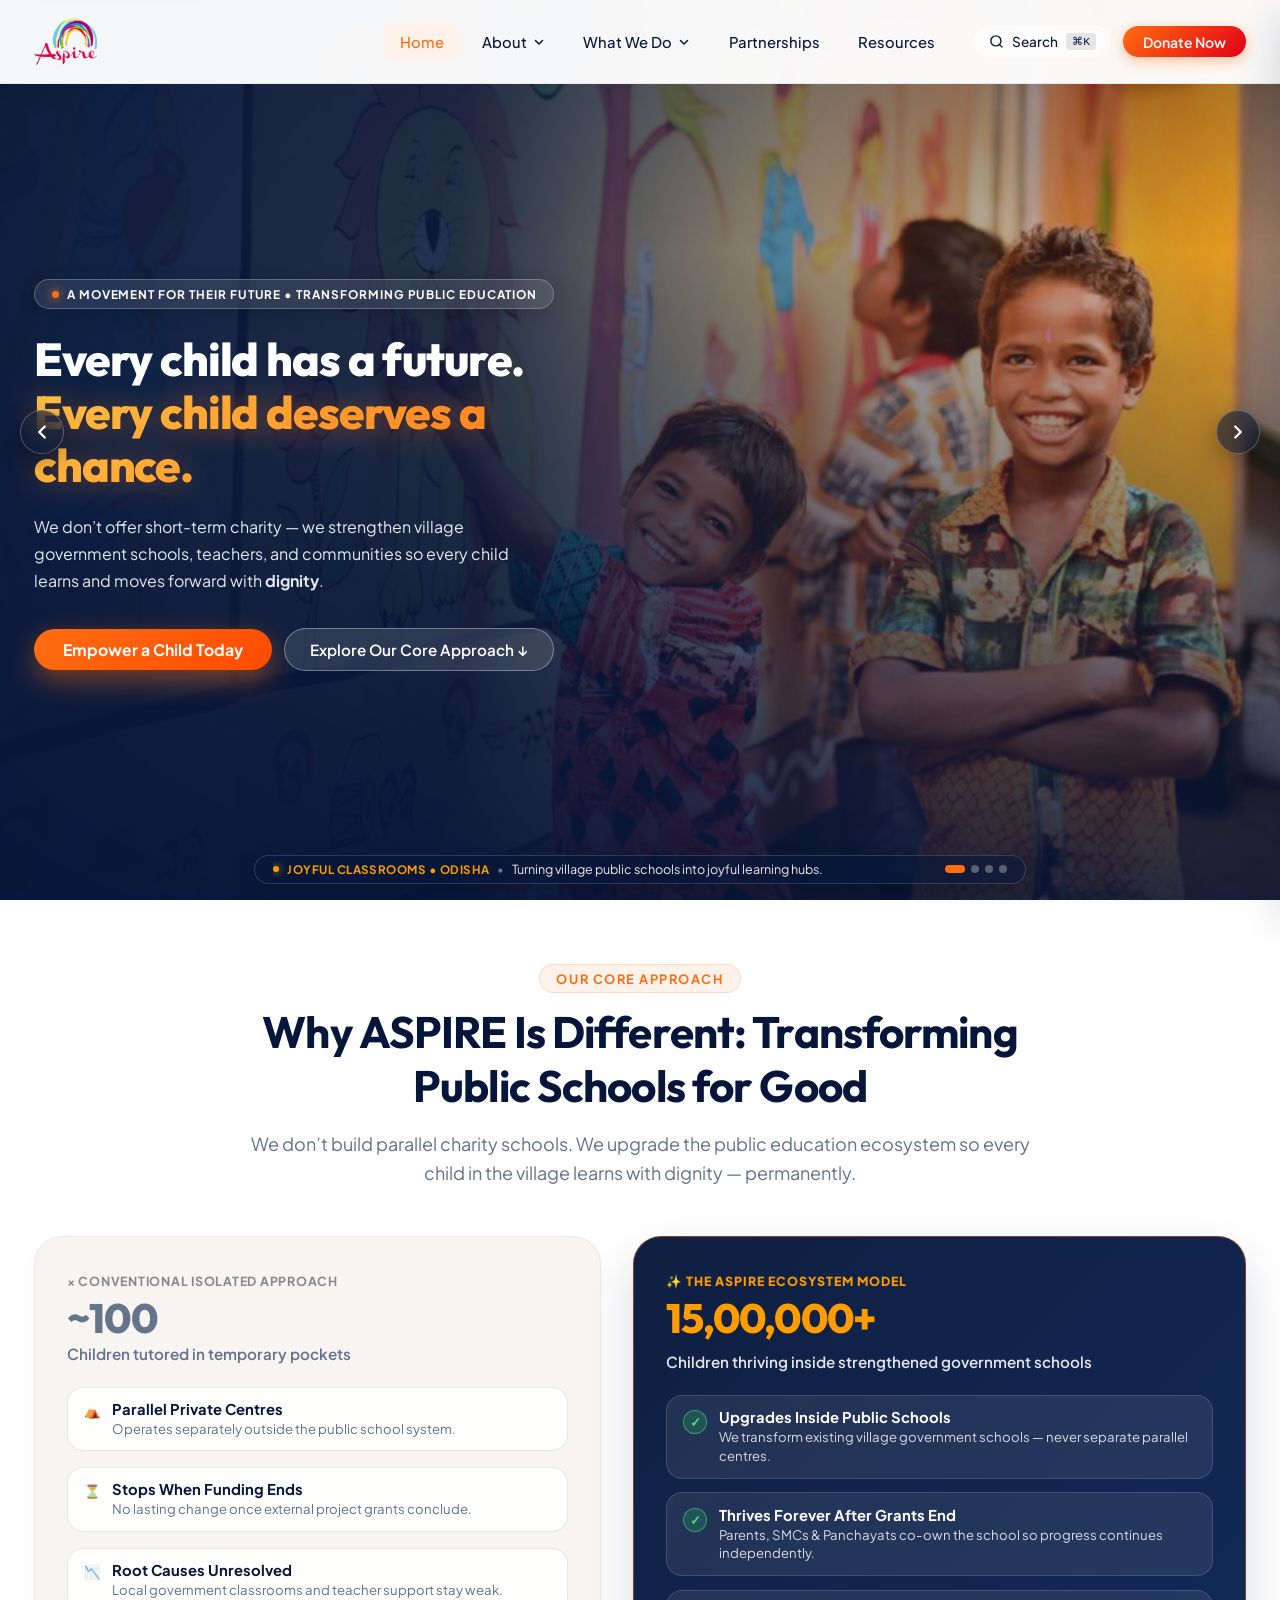
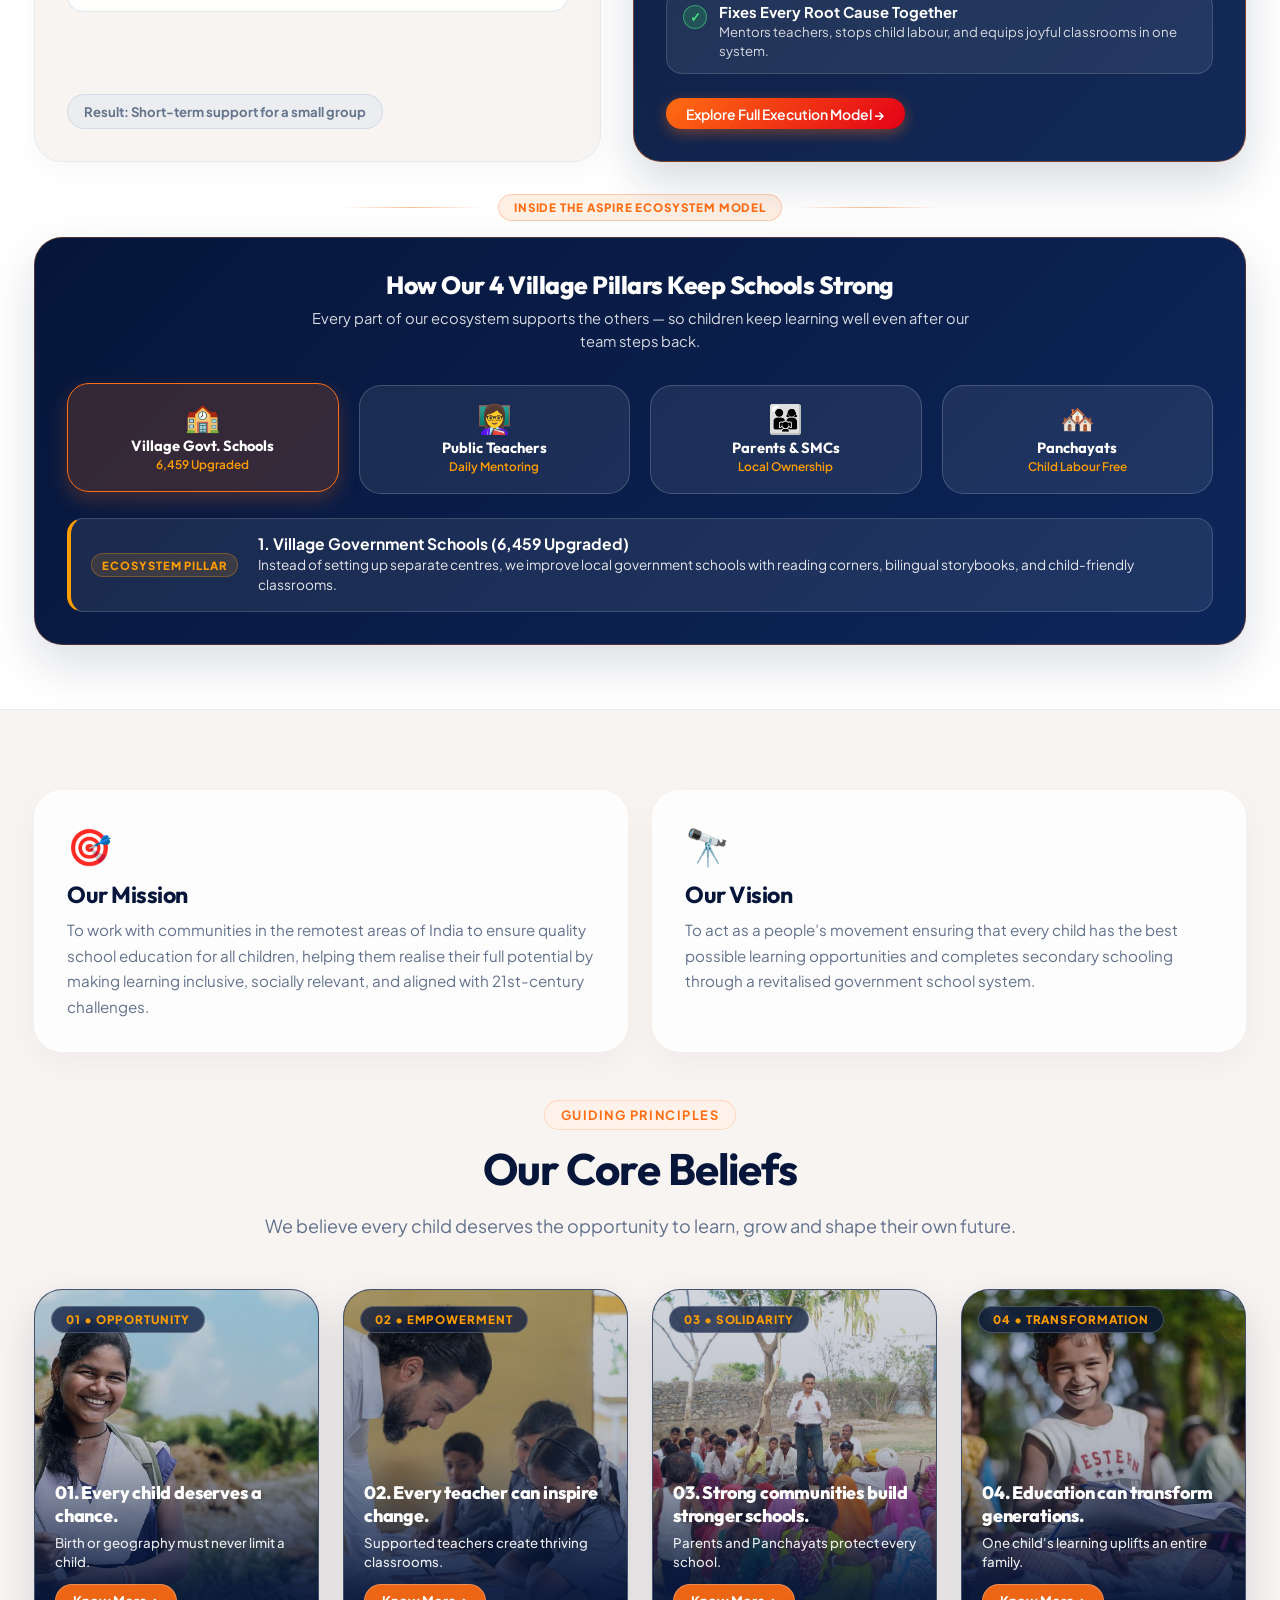
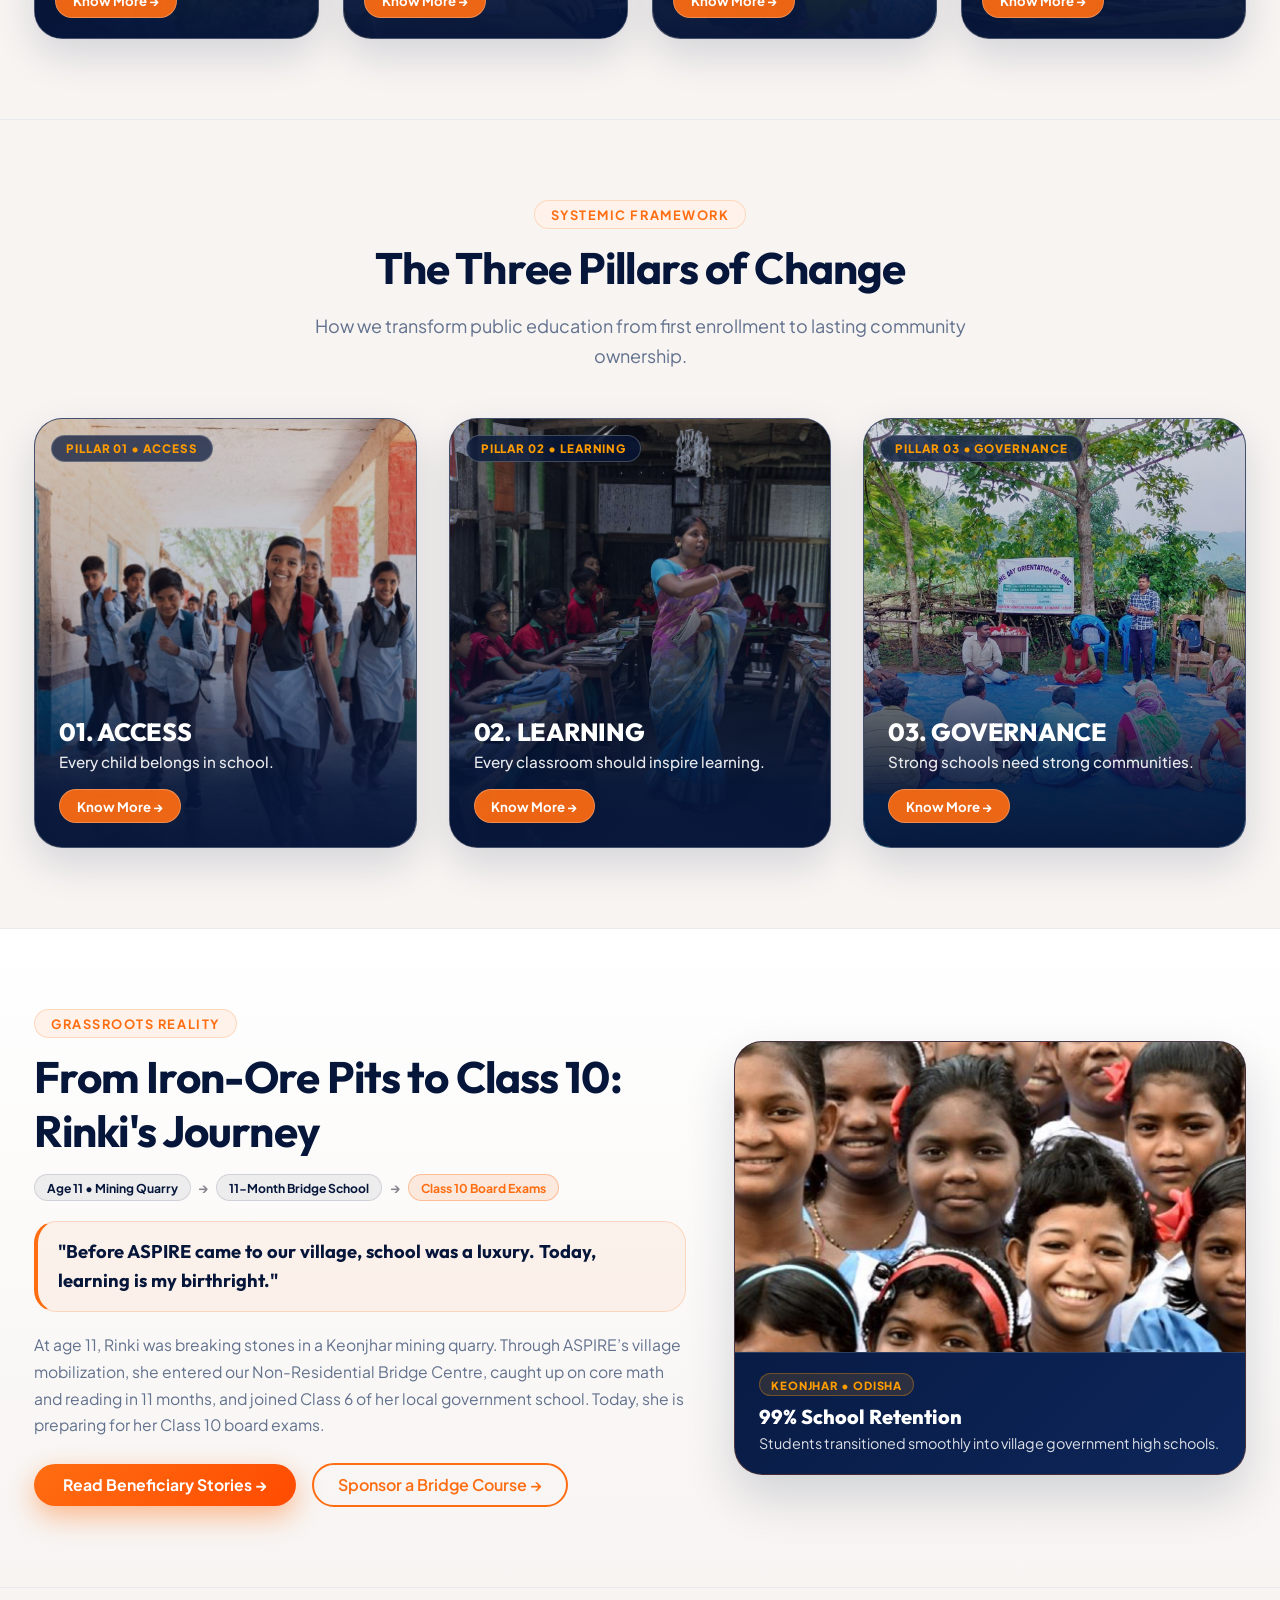
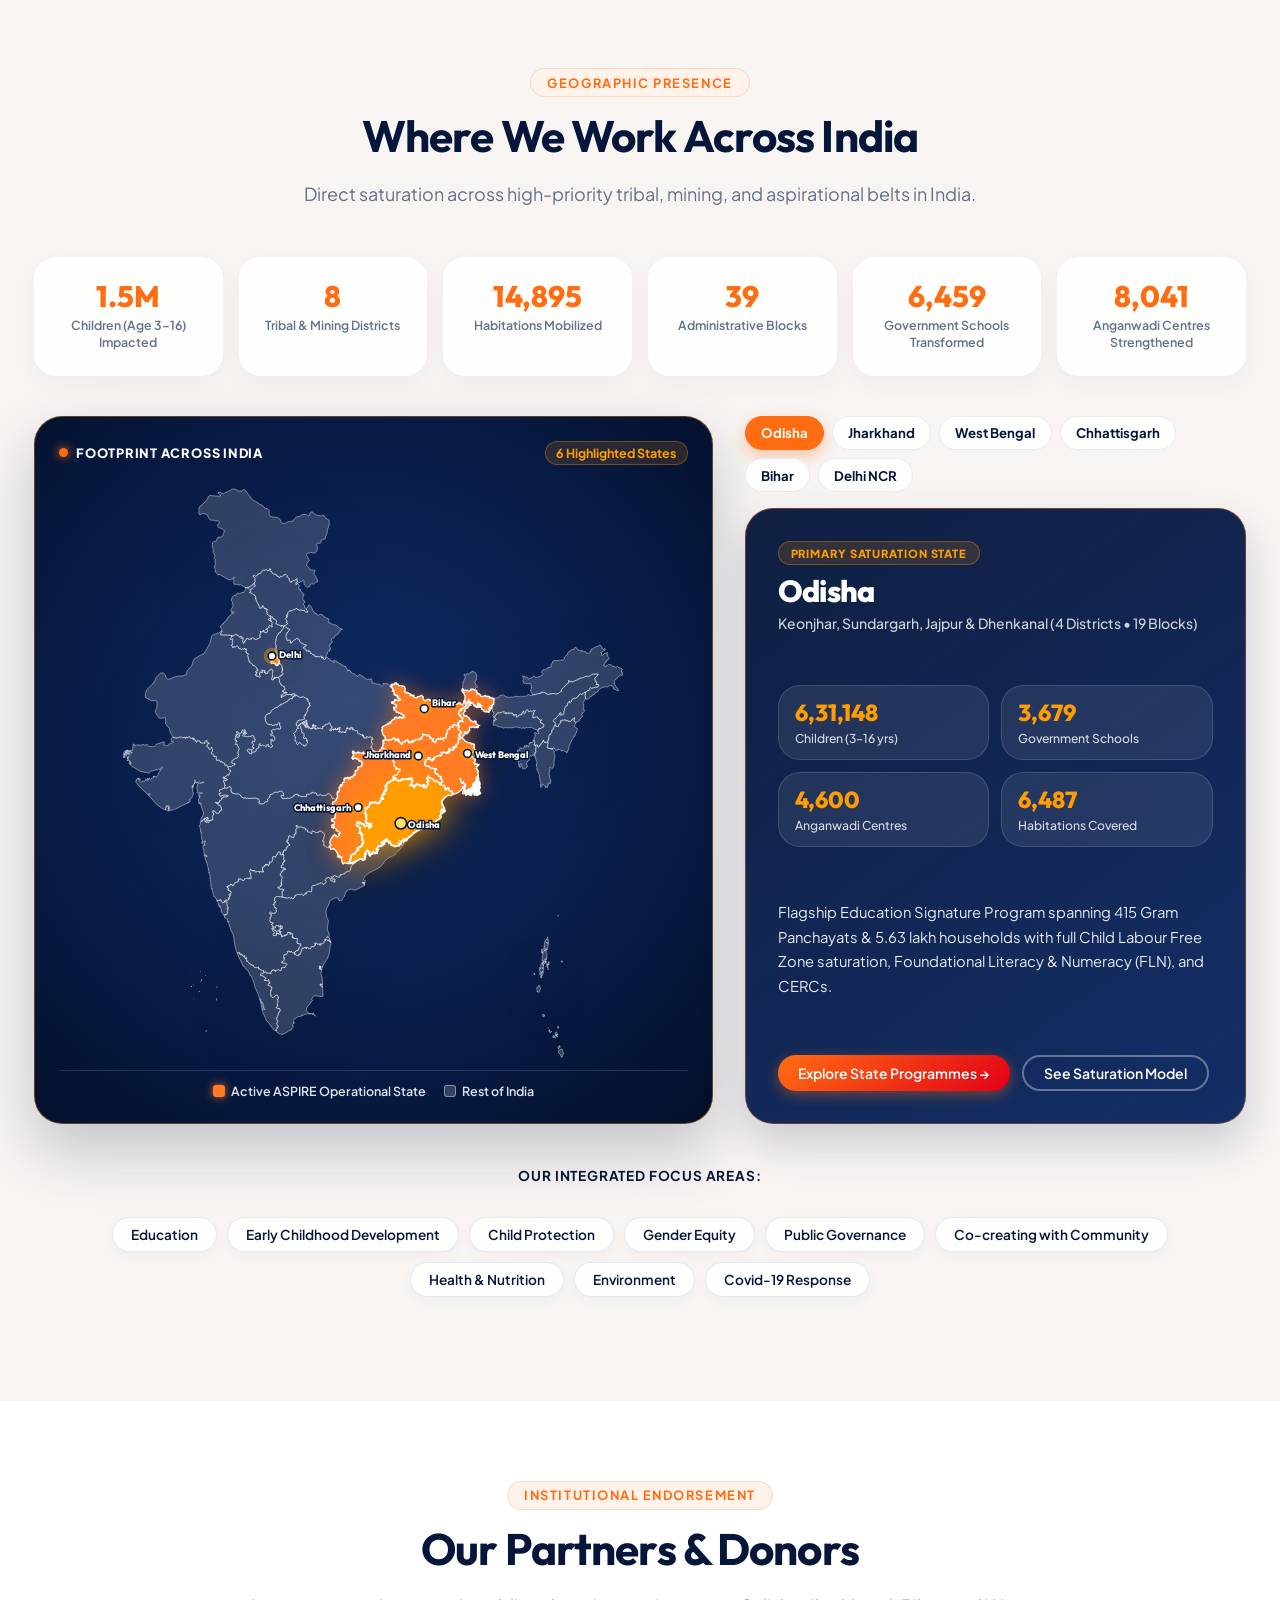
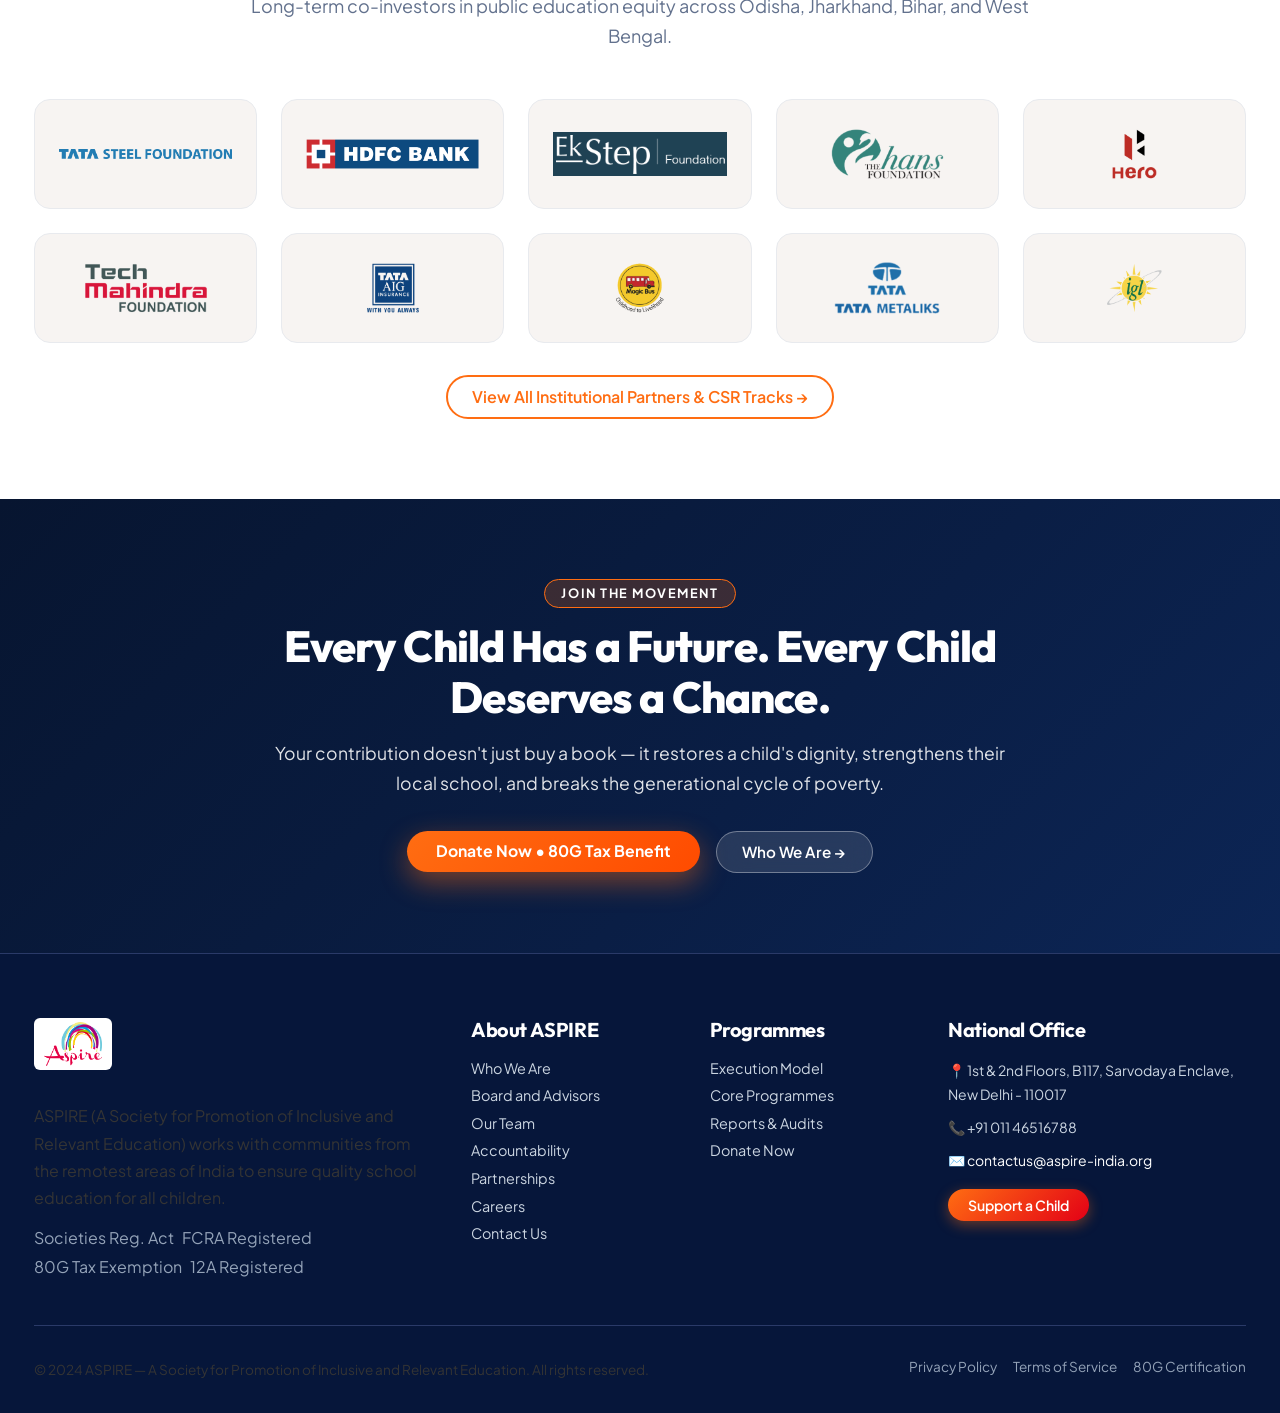
<file: index.html>
<!DOCTYPE html>
<html lang="en">
<head>
  <meta charset="UTF-8">
  <meta name="viewport" content="width=device-width, initial-scale=1.0">
  <meta name="description" content="Every child has a future. Every child deserves a chance. ASPIRE India works with communities to transform the public education ecosystem.">
  <title>ASPIRE India — Every Child Has A Future. Every Child Deserves A Chance.</title>
  
  <link rel="canonical" href="https://aspire-india.org/">
  <meta property="og:title" content="ASPIRE India — Transforming Public Education Ecosystem">
  <meta property="og:description" content="Instead of simply teaching 100 children in isolation, ASPIRE improves the conditions in which thousands learn by strengthening public schools.">
  <meta property="og:image" content="images/hero-banner-1.png">
  <meta property="og:type" content="website">

  <!-- Typography: Outfit (Geometric Display & Headings) + Newsreader (Editorial Serifs) + Plus Jakarta Sans (Comfort Body) -->
  <link rel="preconnect" href="https://fonts.googleapis.com">
  <link rel="preconnect" href="https://fonts.gstatic.com" crossorigin>
  <link href="https://fonts.googleapis.com/css2?family=Newsreader:ital,opsz,wght@0,6..72,400;0,6..72,600;1,6..72,400;1,6..72,600&family=Outfit:wght@300;400;500;600;700;800;900&family=Plus+Jakarta+Sans:wght@300;400;500;600;700;800&display=swap" rel="stylesheet">

  <link rel="stylesheet" href="css/styles.css?v=5.9">
</head>
<body>
  <a href="#main-content" class="skip-to-content">Skip to main content</a>

  <!-- Header -->
  <header class="site-header" role="banner">
    <div class="container header-inner">
      <a href="index.html" class="site-logo" aria-label="ASPIRE India Homepage">
        <img src="images/logo.png" alt="ASPIRE India Logo" height="46">
      </a>

      <!-- Desktop Navigation matching Official Website Structure -->
      <nav class="desktop-nav" aria-label="Main Navigation">
        <ul class="nav-list">
          <li class="nav-item">
            <a href="index.html" class="nav-link is-active">Home</a>
          </li>

          <!-- About Dropdown matching Official Menu: Who We Are, Board & Advisors, Our Team, Accountability, Partnerships, Careers, Contact Us -->
          <li class="nav-item">
            <button class="nav-link nav-dropdown-toggle" aria-expanded="false" aria-haspopup="true">
              About
              <svg width="12" height="12" viewBox="0 0 12 12" fill="none" aria-hidden="true">
                <path d="M2.5 4.5L6 8L9.5 4.5" stroke="currentColor" stroke-width="1.5" stroke-linecap="round" stroke-linejoin="round"/>
              </svg>
            </button>
            <div class="nav-dropdown-menu" aria-hidden="true">
              <a href="pages/about.html" class="dropdown-link">
                Who We Are
                <span class="dropdown-desc">Identity, mission, vision &amp; beliefs</span>
              </a>
              <a href="pages/board-advisors.html" class="dropdown-link">
                Board and Advisors
                <span class="dropdown-desc">Governance &amp; advisory council</span>
              </a>
              <a href="pages/team.html" class="dropdown-link">
                Our Team
                <span class="dropdown-desc">Leadership &amp; field professionals</span>
              </a>
              <a href="pages/trust-accountability.html" class="dropdown-link">
                Accountability
                <span class="dropdown-desc">Reports, audits &amp; disclosures</span>
              </a>
              <a href="pages/partnerships.html" class="dropdown-link">
                Partnerships
                <span class="dropdown-desc">CSR &amp; institutional collaboration</span>
              </a>
              <a href="pages/careers.html" class="dropdown-link">
                Careers
                <span class="dropdown-desc">Join our grassroots movement</span>
              </a>
              <a href="pages/contact.html" class="dropdown-link">
                Contact Us
                <span class="dropdown-desc">Reach our national &amp; state offices</span>
              </a>
            </div>
          </li>

          <!-- What We Do Dropdown -->
          <li class="nav-item">
            <button class="nav-link nav-dropdown-toggle" aria-expanded="false" aria-haspopup="true">
              What We Do
              <svg width="12" height="12" viewBox="0 0 12 12" fill="none" aria-hidden="true">
                <path d="M2.5 4.5L6 8L9.5 4.5" stroke="currentColor" stroke-width="1.5" stroke-linecap="round" stroke-linejoin="round"/>
              </svg>
            </button>
            <div class="nav-dropdown-menu" aria-hidden="true">
              <a href="pages/execution-model.html" class="dropdown-link">
                Execution Model
                <span class="dropdown-desc">Ecosystem-wide change methodology</span>
              </a>
              <a href="pages/programmes.html" class="dropdown-link">
                Core Programmes
                <span class="dropdown-desc">Flagship educational initiatives</span>
              </a>
            </div>
          </li>

          <li class="nav-item">
            <a href="pages/partnerships.html" class="nav-link">Partnerships</a>
          </li>

          <li class="nav-item">
            <a href="pages/resources.html" class="nav-link">Resources</a>
          </li>
        </ul>

        <!-- Global Search Trigger + Donate CTA with Child Smiling Hover Micro-Interaction -->
        <div style="display: flex; align-items: center; gap: 12px;">
          <button class="search-btn-trigger" aria-label="Open global search dialog" id="global-search-trigger">
            <svg width="15" height="15" viewBox="0 0 24 24" fill="none" stroke="currentColor" stroke-width="2.2" stroke-linecap="round" stroke-linejoin="round">
              <circle cx="11" cy="11" r="8"></circle>
              <line x1="21" y1="21" x2="16.65" y2="16.65"></line>
            </svg>
            <span>Search</span>
            <span class="search-kbd">⌘K</span>
          </button>

          <div class="donate-cta-wrap">
            <a href="pages/donate.html" class="btn btn-primary btn-sm donate-cta" data-track="header:donate_click">
              Donate Now
              <span class="donate-hover-badge" aria-hidden="true">
                <img src="images/hero-banner-1.png" alt="A smiling student" class="child-avatar">
                <span>You give a child their classroom back</span>
              </span>
            </a>
          </div>
        </div>
      </nav>

      <!-- Mobile Hamburger Button -->
      <button class="hamburger-btn" aria-label="Toggle mobile menu" aria-expanded="false">
        <span class="hamburger-line"></span>
        <span class="hamburger-line"></span>
        <span class="hamburger-line"></span>
      </button>
    </div>
  </header>

  <!-- Mobile Drawer Overlay -->
  <div class="drawer-overlay" aria-hidden="true"></div>

  <!-- Mobile Navigation Drawer -->
  <div class="mobile-drawer" aria-hidden="true" role="dialog" aria-label="Mobile Navigation">
    <div class="drawer-header">
      <div class="site-logo">
        <img src="images/logo.png" alt="ASPIRE Logo" height="40">
      </div>
      <button class="drawer-close-btn" aria-label="Close mobile menu">&times;</button>
    </div>

    <nav class="mobile-nav-list">
      <a href="index.html" class="mobile-nav-link is-active">Home</a>

      <div class="mobile-nav-item">
        <button class="mobile-nav-link accordion-toggle" aria-expanded="false">
          About
          <svg width="14" height="14" viewBox="0 0 12 12" fill="none" aria-hidden="true">
            <path d="M2.5 4.5L6 8L9.5 4.5" stroke="currentColor" stroke-width="1.5" stroke-linecap="round" stroke-linejoin="round"/>
          </svg>
        </button>
        <div class="accordion-menu" aria-hidden="true">
          <a href="pages/about.html" class="mobile-nav-link">Who We Are</a>
          <a href="pages/board-advisors.html" class="mobile-nav-link">Board and Advisors</a>
          <a href="pages/team.html" class="mobile-nav-link">Our Team</a>
          <a href="pages/trust-accountability.html" class="mobile-nav-link">Accountability</a>
          <a href="pages/partnerships.html" class="mobile-nav-link">Partnerships</a>
          <a href="pages/careers.html" class="mobile-nav-link">Careers</a>
          <a href="pages/contact.html" class="mobile-nav-link">Contact Us</a>
        </div>
      </div>

      <div class="mobile-nav-item">
        <button class="mobile-nav-link accordion-toggle" aria-expanded="false">
          What We Do
          <svg width="14" height="14" viewBox="0 0 12 12" fill="none" aria-hidden="true">
            <path d="M2.5 4.5L6 8L9.5 4.5" stroke="currentColor" stroke-width="1.5" stroke-linecap="round" stroke-linejoin="round"/>
          </svg>
        </button>
        <div class="accordion-menu" aria-hidden="true">
          <a href="pages/execution-model.html" class="mobile-nav-link">Execution Model</a>
          <a href="pages/programmes.html" class="mobile-nav-link">Core Programmes</a>
        </div>
      </div>

      <a href="pages/partnerships.html" class="mobile-nav-link">Partnerships</a>
      <a href="pages/resources.html" class="mobile-nav-link">Resources</a>
    </nav>

    <div class="mobile-drawer-footer">
      <a href="pages/donate.html" class="btn btn-primary btn-block donate-cta" style="width: 100%;">
        Donate Now
      </a>
      <p style="font-size: 0.775rem; color: var(--text-muted); text-align: center; margin-top: 1rem;">
        80G Tax Exemption Eligible &bull; Registered Society
      </p>
    </div>
  </div>

  <!-- Main Content -->
  <main id="main-content">
    <!-- ====================================================================
         SECTION 1: FULL-SCREEN IMMERSIVE GLASSMORPHIC HERO (UNOBSTRUCTED FACES)
         ==================================================================== -->
    <section class="hero-immersive-fullscreen" aria-label="Introduction to ASPIRE India">
      <!-- Full-screen dynamic background slideshow layer highlighting joyful children -->
      <div class="hero-bg-slider" id="hero-bg-slider">
        <div class="hero-bg-slide is-active" style="background-image: url('images/hero-cover-1.jpg'); background-position: right 6% center;" data-index="0" role="img" aria-label="Smiling rural school boys in joyful classroom"></div>
        <div class="hero-bg-slide" style="background-image: url('images/pillar-learning.jpg'); background-position: right 18% center;" data-index="1" role="img" aria-label="Teacher guiding active primary classroom"></div>
        <div class="hero-bg-slide" style="background-image: url('images/pillar-access.jpg'); background-position: right 20% center;" data-index="2" role="img" aria-label="Happy children walking in school corridor"></div>
        <div class="hero-bg-slide" style="background-image: url('images/belief-4.jpg'); background-position: right 25% center;" data-index="3" role="img" aria-label="Young girl smiling joyfully while reading book"></div>
      </div>

      <!-- Cinematic Multi-Layered Scrim & Atmospheric Vignette -->
      <div class="hero-scrim-overlay" aria-hidden="true"></div>

      <!-- Standard Left & Right Carousel Slide Arrows -->
      <button class="hero-carousel-arrow hero-carousel-prev" id="hero-prev-btn" aria-label="Previous slide">
        <svg width="22" height="22" viewBox="0 0 24 24" fill="none" stroke="currentColor" stroke-width="2.5" stroke-linecap="round" stroke-linejoin="round" aria-hidden="true">
          <polyline points="15 18 9 12 15 6"></polyline>
        </svg>
      </button>
      <button class="hero-carousel-arrow hero-carousel-next" id="hero-next-btn" aria-label="Next slide">
        <svg width="22" height="22" viewBox="0 0 24 24" fill="none" stroke="currentColor" stroke-width="2.5" stroke-linecap="round" stroke-linejoin="round" aria-hidden="true">
          <polyline points="9 18 15 12 9 6"></polyline>
        </svg>
      </button>

      <!-- Hero Main Content Grid -->
      <div class="container hero-container-layout">
        <!-- Left Column: Crisp Hook, Direct Clear Purpose & Dual CTAs -->
        <div class="hero-content-column reveal">
          <div class="hero-pill-badge">
            <span class="pulse-dot"></span>
            <span class="pill-text">A Movement for Their Future &bull; Transforming Public Education</span>
          </div>

          <h1 class="hero-title-main">
            Every child has a future.<br>
            <span class="hero-title-highlight">Every child deserves a chance.</span>
          </h1>

          <p class="hero-lead-narrative">
            We don&rsquo;t offer short-term charity &mdash; we strengthen village government schools, teachers, and communities so every child learns and moves forward with <strong>dignity</strong>.
          </p>

          <div class="hero-actions-row">
            <div class="donate-cta-wrap">
              <a href="pages/donate.html" class="btn btn-primary btn-lg hero-btn-donate donate-cta" data-track="hero:donate_click">
                Empower a Child Today
                <span class="donate-hover-badge" aria-hidden="true">
                  <img src="images/hero-banner-2.png" alt="Smiling child" class="child-avatar">
                  <span>Your gift puts a child back in school</span>
                </span>
              </a>
            </div>

            <a href="#why-aspire" class="btn btn-glass-hero btn-lg" data-track="hero:explore_click">
              Explore Our Core Approach &darr;
            </a>
          </div>
        </div>

        <!-- Right Stage: Completely open and clear for children's smiling faces -->
        <div class="hero-stage-open" aria-hidden="true"></div>
      </div>

      <!-- Bottom Zone: Ultra-Minimal Glassmorphic Slide Caption Strip -->
      <div class="container hero-bottom-zone hero-bottom-minimal reveal">
        <div class="hero-caption-strip">
          <div class="caption-text-group">
            <span class="caption-live-dot" aria-hidden="true"></span>
            <span class="caption-location" id="hero-story-location">Joyful Classrooms &bull; Odisha</span>
            <span class="caption-divider" aria-hidden="true">&bull;</span>
            <span class="caption-narrative" id="hero-story-caption">Turning village public schools into joyful learning hubs.</span>
          </div>
          <div class="caption-dots-group" id="hero-bg-dots" role="tablist" aria-label="Slideshow scene selector">
            <button class="scene-dot is-active" data-slide="0" aria-label="Scene 1: Joyful Classrooms"></button>
            <button class="scene-dot" data-slide="1" aria-label="Scene 2: Foundational Learning"></button>
            <button class="scene-dot" data-slide="2" aria-label="Scene 3: Universal Access"></button>
            <button class="scene-dot" data-slide="3" aria-label="Scene 4: Child Agency"></button>
          </div>
        </div>
      </div>
    </section>

    <!-- ====================================================================
         SECTION 2: CORE USP — WHY ASPIRE IS DIFFERENT (VISUAL + INTERACTIVE)
         ==================================================================== -->
    <section id="why-aspire" class="usp-section" aria-labelledby="usp-heading">
      <div class="container">
        <div class="section-header reveal">
          <span class="section-tag">Our Core Approach</span>
          <h2 id="usp-heading" class="section-title">
            Why ASPIRE Is Different: Transforming Public Schools for Good
          </h2>
          <p class="section-subtitle">
            We don&rsquo;t build parallel charity schools. We upgrade the public education ecosystem so every child in the village learns with dignity &mdash; permanently.
          </p>
        </div>

        <div class="usp-comparison-grid reveal">
          <!-- The Conventional Isolated Approach -->
          <div class="usp-card-isolated">
            <div class="usp-card-top">
              <span class="usp-tag">&times; Conventional Isolated Approach</span>
              <div class="usp-big-stat muted-stat">~100</div>
              <div class="usp-stat-caption">Children tutored in temporary pockets</div>
            </div>

            <ul class="usp-visual-list">
              <li>
                <span class="usp-list-icon">⛺</span>
                <div>
                  <strong>Parallel Private Centres</strong>
                  <span>Operates separately outside the public school system.</span>
                </div>
              </li>
              <li>
                <span class="usp-list-icon">⏳</span>
                <div>
                  <strong>Stops When Funding Ends</strong>
                  <span>No lasting change once external project grants conclude.</span>
                </div>
              </li>
              <li>
                <span class="usp-list-icon">📉</span>
                <div>
                  <strong>Root Causes Unresolved</strong>
                  <span>Local government classrooms and teacher support stay weak.</span>
                </div>
              </li>
            </ul>

            <div class="usp-card-footer">
              <span class="usp-isolated-note">Result: Short-term support for a small group</span>
            </div>
          </div>

          <!-- The ASPIRE Systemic Ecosystem Model (Balanced Proof Card) -->
          <div class="usp-card-systemic">
            <div class="usp-card-top">
              <span class="usp-tag">&#10024; The ASPIRE Ecosystem Model</span>
              <div class="usp-stat-row">
                <div class="usp-big-stat">15,00,000+</div>
                <div class="usp-stat-caption light-caption">Children thriving inside strengthened government schools</div>
              </div>
            </div>

            <!-- Symmetrical Point-by-Point Answer to Left Card -->
            <ul class="usp-visual-list usp-systemic-list">
              <li>
                <span class="usp-list-icon check-icon">&#10003;</span>
                <div>
                  <strong>Upgrades Inside Public Schools</strong>
                  <span>We transform existing village government schools &mdash; never separate parallel centres.</span>
                </div>
              </li>
              <li>
                <span class="usp-list-icon check-icon">&#10003;</span>
                <div>
                  <strong>Thrives Forever After Grants End</strong>
                  <span>Parents, SMCs &amp; Panchayats co-own the school so progress continues independently.</span>
                </div>
              </li>
              <li>
                <span class="usp-list-icon check-icon">&#10003;</span>
                <div>
                  <strong>Fixes Every Root Cause Together</strong>
                  <span>Mentors teachers, stops child labour, and equips joyful classrooms in one system.</span>
                </div>
              </li>
            </ul>

            <div class="usp-card-footer">
              <a href="pages/execution-model.html" class="btn btn-primary btn-sm">
                Explore Full Execution Model &rarr;
              </a>
            </div>
          </div>
        </div>

        <!-- Smooth Ecosystem Transition Connector -->
        <div class="eco-bridge-connector" aria-hidden="true">
          <span class="eco-bridge-line"></span>
          <span class="eco-bridge-dot">Inside the ASPIRE Ecosystem Model</span>
          <span class="eco-bridge-line"></span>
        </div>

        <!-- Standalone 4-Part Village Ecosystem Strip (Seamless Transition + Zero Sub-Card Overlap) -->
        <div class="ecosystem-strip-wrapper reveal">
          <div class="ecosystem-strip-header">
            <h3>How Our 4 Village Pillars Keep Schools Strong</h3>
            <p>Every part of our ecosystem supports the others &mdash; so children keep learning well even after our team steps back.</p>
          </div>

          <div class="ecosystem-nodes-grid" id="ecosystem-nodes">
            <div class="eco-node is-active" tabindex="0" data-eco-title="1. Village Government Schools (6,459 Upgraded)" data-eco-desc="Instead of setting up separate centres, we improve local government schools with reading corners, bilingual storybooks, and child-friendly classrooms.">
              <div class="eco-node-icon">🏫</div>
              <div class="eco-node-title">Village Govt. Schools</div>
              <div class="eco-node-stat">6,459 Upgraded</div>
            </div>

            <div class="eco-node" tabindex="0" data-eco-title="2. Public School Teachers (Daily Mentoring)" data-eco-desc="We support village teachers with simple teaching kits and regular classroom mentoring so every child builds strong reading and math basics.">
              <div class="eco-node-icon">👩‍🏫</div>
              <div class="eco-node-title">Public Teachers</div>
              <div class="eco-node-stat">Daily Mentoring</div>
            </div>

            <div class="eco-node" tabindex="0" data-eco-title="3. Parents &amp; School Committees (Local Ownership)" data-eco-desc="We help parents lead School Management Committees (SMCs) so families actively track attendance, mid-day meals, and school quality.">
              <div class="eco-node-icon">👨‍👩‍👧</div>
              <div class="eco-node-title">Parents &amp; SMCs</div>
              <div class="eco-node-stat">Local Ownership</div>
            </div>

            <div class="eco-node" tabindex="0" data-eco-title="4. Village Panchayats (14,895 Habitations)" data-eco-desc="Elected village leaders pass Child Labour Free resolutions to bring working children back from mines and fields into regular school.">
              <div class="eco-node-icon">🏘️</div>
              <div class="eco-node-title">Panchayats</div>
              <div class="eco-node-stat">Child Labour Free</div>
            </div>
          </div>

          <div class="eco-live-spotlight" id="eco-live-spotlight">
            <div class="spotlight-badge">Ecosystem Pillar</div>
            <div class="spotlight-copy">
              <strong id="eco-spotlight-title">1. Village Government Schools (6,459 Upgraded)</strong>
              <p id="eco-spotlight-desc">Instead of setting up separate centres, we improve local government schools with reading corners, bilingual storybooks, and child-friendly classrooms.</p>
            </div>
          </div>
        </div>
      </div>
    </section>

    <!-- ====================================================================
         SECTION 3: MISSION, VISION & OFFICIAL CORE BELIEFS (GLASSMORPHIC)
         ==================================================================== -->
    <section class="beliefs-section" aria-labelledby="beliefs-title">
      <div class="container">
        <!-- Mission & Vision Duo -->
        <div class="mv-glass-grid reveal-stagger">
          <div class="mv-glass-card">
            <div class="mv-glass-icon">🎯</div>
            <h3>Our Mission</h3>
            <p>
              To work with communities in the remotest areas of India to ensure quality school education for all children, helping them realise their full potential by making learning inclusive, socially relevant, and aligned with 21st-century challenges.
            </p>
          </div>

          <div class="mv-glass-card">
            <div class="mv-glass-icon">🔭</div>
            <h3>Our Vision</h3>
            <p>
              To act as a people’s movement ensuring that every child has the best possible learning opportunities and completes secondary schooling through a revitalised government school system.
            </p>
          </div>
        </div>

        <!-- 4 Core Beliefs (Exact User Copy + High-Fidelity Glassmorphic Image Cards) -->
        <div class="section-header reveal">
          <span class="section-tag">Guiding Principles</span>
          <h2 id="beliefs-title" class="section-title">Our Core Beliefs</h2>
          <p class="section-subtitle">
            We believe every child deserves the opportunity to learn, grow and shape their own future.
          </p>
        </div>

        <div class="beliefs-showcase-grid reveal-stagger">
          <!-- Belief 1 -->
          <article class="pillar-showcase-card belief-showcase-card" tabindex="0" role="button" aria-label="Explore Core Belief 1: Every child deserves a chance"
            data-pillar-id="belief-1"
            data-pillar-badge="01 &bull; Opportunity"
            data-pillar-title="01. Every child deserves a chance."
            data-pillar-subhead="Birth or geography must never decide a child's future."
            data-pillar-img="images/belief-1.jpg"
            data-label-1="Why It Matters"
            data-pillar-problem="A child's future should never be limited by where they are born or the circumstances they grow up in. Across tribal and mining regions, children are too often pushed out of school before turning ten."
            data-label-2="How ASPIRE Lives This Belief"
            data-pillar-solution="We map every household across 14,895 habitations so no child remains invisible, run bridge programmes to bring out-of-school children back to age-appropriate grades, and anchor their right to dignity inside local schools."
            data-pillar-impact="🎯 1.5M+ children reached across India's most underserved districts."
            data-pillar-link="pages/about.html"
            data-pillar-cta="Explore Who We Are">
            <img src="images/belief-1.jpg" alt="Children joyfully attending class" class="pillar-bg-img" loading="lazy">
            <div class="pillar-card-scrim" aria-hidden="true"></div>
            <span class="pillar-badge-top">01 &bull; Opportunity</span>

            <div class="pillar-front-content">
              <h3>01. Every child deserves a chance.</h3>
              <p class="pillar-front-subhead">Birth or geography must never limit a child.</p>
              <button type="button" class="pillar-know-more-btn">
                Know More &rarr;
              </button>
            </div>

            <div class="pillar-hover-popup" aria-hidden="true">
              <div class="popup-tag">01 &bull; Opportunity</div>
              <h4>01. Every child deserves a chance.</h4>
              <p class="popup-easy-desc">
                The right to education belongs to every child regardless of caste, income, or remote geography.
              </p>
              <div class="popup-stat-pill">🎯 80,000+ Children Returned to School</div>
              <div class="popup-actions">
                <span class="popup-read-more">Read Details &rarr;</span>
              </div>
            </div>
          </article>

          <!-- Belief 2 -->
          <article class="pillar-showcase-card belief-showcase-card" tabindex="0" role="button" aria-label="Explore Core Belief 2: Every teacher can inspire change"
            data-pillar-id="belief-2"
            data-pillar-badge="02 &bull; Empowerment"
            data-pillar-title="02. Every teacher can inspire change."
            data-pillar-subhead="Empowered teachers create classrooms where children thrive."
            data-pillar-img="images/belief-2.jpg"
            data-label-1="Why It Matters"
            data-pillar-problem="Government school teachers often manage multi-grade classrooms without practical teaching aids, activity kits, or continuous academic mentoring."
            data-label-2="How ASPIRE Lives This Belief"
            data-pillar-solution="Rather than replacing public teachers, we equip and coach them inside their own classrooms with bilingual storybooks, FLN toolkits, and collaborative peer learning."
            data-pillar-impact="📚 6,459 government schools actively strengthened with teacher mentorship."
            data-pillar-link="pages/execution-model.html"
            data-pillar-cta="See Teaching Approach">
            <img src="images/belief-2.jpg" alt="An Indian male teacher interacting with his elementary school students" class="pillar-bg-img" loading="lazy">
            <div class="pillar-card-scrim" aria-hidden="true"></div>
            <span class="pillar-badge-top">02 &bull; Empowerment</span>

            <div class="pillar-front-content">
              <h3>02. Every teacher can inspire change.</h3>
              <p class="pillar-front-subhead">Supported teachers create thriving classrooms.</p>
              <button type="button" class="pillar-know-more-btn">
                Know More &rarr;
              </button>
            </div>

            <div class="pillar-hover-popup" aria-hidden="true">
              <div class="popup-tag">02 &bull; Empowerment</div>
              <h4>02. Every teacher can inspire change.</h4>
              <p class="popup-easy-desc">
                When teachers are supported and equipped with practical tools, public classrooms turn joyful and effective.
              </p>
              <div class="popup-stat-pill">📚 6,459 Schools Transformed</div>
              <div class="popup-actions">
                <span class="popup-read-more">Read Details &rarr;</span>
              </div>
            </div>
          </article>

          <!-- Belief 3 -->
          <article class="pillar-showcase-card belief-showcase-card" tabindex="0" role="button" aria-label="Explore Core Belief 3: Strong communities build stronger schools"
            data-pillar-id="belief-3"
            data-pillar-badge="03 &bull; Solidarity"
            data-pillar-title="03. Strong communities build stronger schools."
            data-pillar-subhead="Schools thrive when parents and Panchayats lead."
            data-pillar-img="images/belief-3.jpg"
            data-label-1="Why It Matters"
            data-pillar-problem="Education fails when treated as an isolated charity project disconnected from village families, mothers' collectives, and elected local leaders."
            data-label-2="How ASPIRE Lives This Belief"
            data-pillar-solution="We organize statutory School Management Committees (SMCs) and partner with Gram Panchayats so the whole village protects child attendance and school accountability."
            data-pillar-impact="🏡 14,895 habitations actively co-governing village public schools."
            data-pillar-link="pages/execution-model.html"
            data-pillar-cta="Discover Community Role">
            <img src="images/belief-3.jpg" alt="The Village Education Committee meeting in a rural school" class="pillar-bg-img" loading="lazy">
            <div class="pillar-card-scrim" aria-hidden="true"></div>
            <span class="pillar-badge-top">03 &bull; Solidarity</span>

            <div class="pillar-front-content">
              <h3>03. Strong communities build stronger schools.</h3>
              <p class="pillar-front-subhead">Parents and Panchayats protect every school.</p>
              <button type="button" class="pillar-know-more-btn">
                Know More &rarr;
              </button>
            </div>

            <div class="pillar-hover-popup" aria-hidden="true">
              <div class="popup-tag">03 &bull; Solidarity</div>
              <h4>03. Strong communities build stronger schools.</h4>
              <p class="popup-easy-desc">
                Lasting public school reform demands the collective ownership of parents, SMCs, and village leaders.
              </p>
              <div class="popup-stat-pill">🏡 14,895 Habitations Mobilized</div>
              <div class="popup-actions">
                <span class="popup-read-more">Read Details &rarr;</span>
              </div>
            </div>
          </article>

          <!-- Belief 4 -->
          <article class="pillar-showcase-card belief-showcase-card" tabindex="0" role="button" aria-label="Explore Core Belief 4: Education can transform generations"
            data-pillar-id="belief-4"
            data-pillar-badge="04 &bull; Transformation"
            data-pillar-title="04. Education can transform generations."
            data-pillar-subhead="One educated child lifts an entire family forward."
            data-pillar-img="images/belief-4.jpg"
            data-label-1="Why It Matters"
            data-pillar-problem="Intergenerational poverty and seasonal child labour persist when adolescent girls and first-generation learners drop out before completing secondary school."
            data-label-2="How ASPIRE Lives This Belief"
            data-pillar-solution="From Anganwadis (age 3) through secondary transition (Class 10), ASPIRE sustains girls' collectives, scholarships, and learning continuity so families break poverty for good."
            data-pillar-impact="✨ 99% secondary transition retention in flagship operational blocks."
            data-pillar-link="pages/programmes.html"
            data-pillar-cta="Explore Our Programmes">
            <img src="images/belief-4.jpg" alt="A group of young Indian girls in school uniforms walking together" class="pillar-bg-img" loading="lazy">
            <div class="pillar-card-scrim" aria-hidden="true"></div>
            <span class="pillar-badge-top">04 &bull; Transformation</span>

            <div class="pillar-front-content">
              <h3>04. Education can transform generations.</h3>
              <p class="pillar-front-subhead">One child's learning uplifts an entire family.</p>
              <button type="button" class="pillar-know-more-btn">
                Know More &rarr;
              </button>
            </div>

            <div class="pillar-hover-popup" aria-hidden="true">
              <div class="popup-tag">04 &bull; Transformation</div>
              <h4>04. Education can transform generations.</h4>
              <p class="popup-easy-desc">
                Completing school breaks cycles of disadvantage and unlocks economic agency for families and villages alike.
              </p>
              <div class="popup-stat-pill">✨ 99% Secondary Transition Rate</div>
              <div class="popup-actions">
                <span class="popup-read-more">Read Details &rarr;</span>
              </div>
            </div>
          </article>
        </div>
      </div>
    </section>

    <!-- ====================================================================
         SECTION 4: THE THREE PILLARS OF CHANGE (VISUAL CARDS + HOVER/TAP POPUPS)
         ==================================================================== -->
    <section id="pillars" class="three-pillars-section" aria-labelledby="pillars-heading">
      <div class="container">
        <div class="section-header reveal">
          <span class="section-tag">Systemic Framework</span>
          <h2 id="pillars-heading" class="section-title">
            The Three Pillars of Change
          </h2>
          <p class="section-subtitle" style="max-width: 720px; margin-inline: auto;">
            How we transform public education from first enrollment to lasting community ownership.
          </p>
        </div>

        <div class="pillars-showcase-grid reveal-stagger">
          <!-- Pillar 1: ACCESS -->
          <article class="pillar-showcase-card" tabindex="0" role="button" aria-label="Explore Pillar 1: Access"
            data-pillar-id="access"
            data-pillar-badge="Pillar 01 &bull; Access"
            data-pillar-title="01. ACCESS"
            data-pillar-subhead="Every child belongs in school."
            data-pillar-img="images/pillar-access.jpg"
            data-pillar-problem="Thousands of children in mining and tribal belts are forced into labour or drop out before Class 5 due to migration and poverty."
            data-pillar-solution="We map every habitation household-by-household, run Non-Residential Bridge Courses (NRBCs) to catch children up, and mainstream them straight into government schools."
            data-pillar-impact="🎯 Over 80,000 out-of-school children mainstreamed with 99% retention."
            data-pillar-link="pages/programmes.html"
            data-pillar-cta="Explore Access Programmes">
            <img src="images/pillar-access.jpg" alt="A smiling young Indian girl carrying her school bag with joy" class="pillar-bg-img" loading="lazy">
            <div class="pillar-card-scrim" aria-hidden="true"></div>
            <span class="pillar-badge-top">Pillar 01 &bull; Access</span>

            <!-- Default Clean Bottom Overlay: Title + Little Subhead + Mobile/Click Know More -->
            <div class="pillar-front-content">
              <h3>01. ACCESS</h3>
              <p class="pillar-front-subhead">Every child belongs in school.</p>
              <button type="button" class="pillar-know-more-btn">
                Know More &rarr;
              </button>
            </div>

            <!-- Desktop Hover Frosted Glass Popup -->
            <div class="pillar-hover-popup" aria-hidden="true">
              <div class="popup-tag">Pillar 01 &bull; Access</div>
              <h4>01. ACCESS</h4>
              <p class="popup-easy-desc">
                We track children who are out of school or working, run bridge learning centres, and return them smoothly to government classrooms.
              </p>
              <div class="popup-stat-pill">🎯 80,000+ Children Mainstreamed</div>
              <div class="popup-actions">
                <span class="popup-read-more">Read Details &rarr;</span>
              </div>
            </div>
          </article>

          <!-- Pillar 2: LEARNING -->
          <article class="pillar-showcase-card" tabindex="0" role="button" aria-label="Explore Pillar 2: Learning"
            data-pillar-id="learning"
            data-pillar-badge="Pillar 02 &bull; Learning"
            data-pillar-title="02. LEARNING"
            data-pillar-subhead="Every classroom should inspire learning."
            data-pillar-img="images/pillar-learning.jpg"
            data-pillar-problem="Simply enrolling a child isn't enough if overcrowded classrooms rely on rote memorization and leave foundational reading and math behind."
            data-pillar-solution="We partner directly with government teachers—providing bilingual storybooks, joyful activity kits, and continuous classroom coaching in Foundational Literacy & Numeracy (FLN)."
            data-pillar-impact="📚 6,459 public schools transformed into joyful learning hubs."
            data-pillar-link="pages/execution-model.html"
            data-pillar-cta="See Pedagogy Framework">
            <img src="images/pillar-learning.jpg" alt="Children engaged in interactive classroom learning" class="pillar-bg-img" loading="lazy">
            <div class="pillar-card-scrim" aria-hidden="true"></div>
            <span class="pillar-badge-top">Pillar 02 &bull; Learning</span>

            <div class="pillar-front-content">
              <h3>02. LEARNING</h3>
              <p class="pillar-front-subhead">Every classroom should inspire learning.</p>
              <button type="button" class="pillar-know-more-btn">
                Know More &rarr;
              </button>
            </div>

            <div class="pillar-hover-popup" aria-hidden="true">
              <div class="popup-tag">Pillar 02 &bull; Learning</div>
              <h4>02. LEARNING</h4>
              <p class="popup-easy-desc">
                We equip government teachers with bilingual readers, joyful activity kits, and hands-on coaching so every child masters core skills.
              </p>
              <div class="popup-stat-pill">📚 6,459 Schools Strengthened</div>
              <div class="popup-actions">
                <span class="popup-read-more">Read Details &rarr;</span>
              </div>
            </div>
          </article>

          <!-- Pillar 3: GOVERNANCE -->
          <article class="pillar-showcase-card" tabindex="0" role="button" aria-label="Explore Pillar 3: Governance"
            data-pillar-id="governance"
            data-pillar-badge="Pillar 03 &bull; Governance"
            data-pillar-title="03. GOVERNANCE"
            data-pillar-subhead="Strong schools need strong communities."
            data-pillar-img="images/smc-meeting.jpg?v=3.5"
            data-pillar-problem="Without active local oversight, schools struggle with teacher absenteeism, missing infrastructure, and normalized child labour."
            data-pillar-solution="We empower parents through School Management Committees (SMCs) and partner with Gram Panchayats to pass binding resolutions declaring Child Labour Free Zones."
            data-pillar-impact="🏡 14,895 habitations actively co-governing local public schools."
            data-pillar-link="pages/execution-model.html"
            data-pillar-cta="Discover Community Governance">
            <img src="images/smc-meeting.jpg?v=3.5" alt="Meeting of parents, teachers and local community members in a School Management Committee (SMC)" class="pillar-bg-img" loading="lazy">
            <div class="pillar-card-scrim" aria-hidden="true"></div>
            <span class="pillar-badge-top">Pillar 03 &bull; Governance</span>

            <div class="pillar-front-content">
              <h3>03. GOVERNANCE</h3>
              <p class="pillar-front-subhead">Strong schools need strong communities.</p>
              <button type="button" class="pillar-know-more-btn">
                Know More &rarr;
              </button>
            </div>

            <div class="pillar-hover-popup" aria-hidden="true">
              <div class="popup-tag">Pillar 03 &bull; Governance</div>
              <h4>03. GOVERNANCE</h4>
              <p class="popup-easy-desc">
                We unite parents, School Management Committees (SMCs), and village Panchayats to protect child rights and keep schools accountable.
              </p>
              <div class="popup-stat-pill">🏡 14,895 Habitations Mobilized</div>
              <div class="popup-actions">
                <span class="popup-read-more">Read Details &rarr;</span>
              </div>
            </div>
          </article>
        </div>
      </div>
    </section>

    <!-- ====================================================================
         SECTION 5: GRASSROOTS REALITY (RINKI'S JOURNEY)
         ==================================================================== -->
    <section class="story-section section" aria-labelledby="story-spotlight">
      <div class="container story-start-grid">
        <div class="story-narrative-panel reveal">
          <span class="section-tag">Grassroots Reality</span>
          <h2 id="story-spotlight" class="section-title">
            From Iron-Ore Pits to Class 10: Rinki's Journey
          </h2>

          <div class="story-milestone-bar" aria-label="Rinki's transition milestones">
            <span class="story-milestone-pill">Age 11 &bull; Mining Quarry</span>
            <span class="story-milestone-arrow">&rarr;</span>
            <span class="story-milestone-pill">11-Month Bridge School</span>
            <span class="story-milestone-arrow">&rarr;</span>
            <span class="story-milestone-pill is-highlight">Class 10 Board Exams</span>
          </div>

          <blockquote class="story-lead-quote">
            "Before ASPIRE came to our village, school was a luxury. Today, learning is my birthright."
          </blockquote>

          <p class="story-body-copy">
            At age 11, Rinki was breaking stones in a Keonjhar mining quarry. Through ASPIRE’s village mobilization, she entered our Non-Residential Bridge Centre, caught up on core math and reading in 11 months, and joined Class 6 of her local government school. Today, she is preparing for her Class 10 board exams.
          </p>

          <div class="btn-group">
            <a href="pages/programmes.html" class="btn btn-primary hero-btn-donate">
              Read Beneficiary Stories &rarr;
            </a>
            <a href="pages/donate.html" class="btn btn-outline story-btn-secondary">
              Sponsor a Bridge Course &rarr;
            </a>
          </div>
        </div>

        <div class="reveal">
          <div class="story-frame-card">
            <div class="story-media-wrap">
              <img src="images/our-strategy.jpg" alt="Smiling young girls in government school uniforms transformed by ASPIRE programmes" loading="lazy">
            </div>
            <div class="story-frame-caption">
              <span class="story-loc-tag">Keonjhar &bull; Odisha</span>
              <strong>99% School Retention</strong>
              <span>Students transitioned smoothly into village government high schools.</span>
            </div>
          </div>
        </div>
      </div>
    </section>

    <!-- ====================================================================
         SECTION 6: OUR GEOGRAPHIC REACH & INTERACTIVE INDIA MAP
         ==================================================================== -->
    <section id="reach" class="section" style="background-color: var(--bg-warm);" aria-labelledby="map-heading">
      <div class="container">
        <div class="section-header reveal">
          <span class="section-tag">Geographic Presence</span>
          <h2 id="map-heading" class="section-title">Where We Work Across India</h2>
          <p class="section-subtitle">
            Direct saturation across high-priority tribal, mining, and aspirational belts in India.
          </p>
        </div>

        <!-- 6 Official Macro Reach Stat Cards -->
        <div class="reach-strip-grid reveal-stagger" style="margin-bottom: var(--space-10);">
          <div class="reach-stat-card">
            <div class="reach-num">1.5M</div>
            <div class="reach-desc">Children (Age 3&ndash;16) Impacted</div>
          </div>
          <div class="reach-stat-card">
            <div class="reach-num">8</div>
            <div class="reach-desc">Tribal &amp; Mining Districts</div>
          </div>
          <div class="reach-stat-card">
            <div class="reach-num">14,895</div>
            <div class="reach-desc">Habitations Mobilized</div>
          </div>
          <div class="reach-stat-card">
            <div class="reach-num">39</div>
            <div class="reach-desc">Administrative Blocks</div>
          </div>
          <div class="reach-stat-card">
            <div class="reach-num">6,459</div>
            <div class="reach-desc">Government Schools Transformed</div>
          </div>
          <div class="reach-stat-card">
            <div class="reach-num">8,041</div>
            <div class="reach-desc">Anganwadi Centres Strengthened</div>
          </div>
        </div>

        <!-- Interactive Full India Map + State Numbers Inspector -->
        <div class="india-reach-explorer reveal">
          <!-- Left: Accurate Interactive India SVG Map -->
          <div class="india-map-panel">
            <div class="india-map-header">
              <span class="map-live-indicator"><span class="pulse-dot"></span> Footprint Across India</span>
              <span class="map-hint-label">6 Highlighted States</span>
            </div>

            <div class="india-map-container" id="india-map-container">
              <!-- SVG India Map dynamically rendered by js/main.js from js/india-map-data.js -->
              <div class="map-tooltip" id="india-map-tooltip" aria-hidden="true">
                <div class="map-tooltip-title" id="map-tooltip-title">Odisha</div>
                <div class="map-tooltip-info" id="map-tooltip-info">6,31,148 Children &bull; 3,679 Govt. Schools</div>
              </div>
            </div>

            <div class="india-map-legend">
              <span class="legend-item"><span class="legend-swatch active-swatch"></span> Active ASPIRE Operational State</span>
              <span class="legend-item"><span class="legend-swatch base-swatch"></span> Rest of India</span>
            </div>
          </div>

          <!-- Right: State Selector Pills + Live State Metrics Panel -->
          <div class="map-inspector-panel">
            <div class="state-pills-row" id="india-state-pills" role="tablist" aria-label="Select operational state">
              <button type="button" class="state-pill-btn is-active" data-state-id="or">Odisha</button>
              <button type="button" class="state-pill-btn" data-state-id="jh">Jharkhand</button>
              <button type="button" class="state-pill-btn" data-state-id="wb">West Bengal</button>
              <button type="button" class="state-pill-btn" data-state-id="ct">Chhattisgarh</button>
              <button type="button" class="state-pill-btn" data-state-id="br">Bihar</button>
              <button type="button" class="state-pill-btn" data-state-id="dl">Delhi NCR</button>
            </div>

            <div class="state-detail-card" id="india-state-detail-card">
              <div class="state-detail-top">
                <span class="state-active-tag" id="state-detail-tag">Primary Saturation State</span>
                <h3 class="state-detail-name" id="state-detail-name">Odisha</h3>
                <div class="state-detail-districts" id="state-detail-districts">Keonjhar, Sundargarh, Jajpur &amp; Dhenkanal (4 Districts &bull; 19 Blocks)</div>
              </div>

              <div class="state-metrics-grid" id="state-metrics-grid">
                <div class="state-metric-box">
                  <div class="state-metric-val">6,31,148</div>
                  <div class="state-metric-lbl">Children (3&ndash;16 yrs)</div>
                </div>
                <div class="state-metric-box">
                  <div class="state-metric-val">3,679</div>
                  <div class="state-metric-lbl">Government Schools</div>
                </div>
                <div class="state-metric-box">
                  <div class="state-metric-val">4,600</div>
                  <div class="state-metric-lbl">Anganwadi Centres</div>
                </div>
                <div class="state-metric-box">
                  <div class="state-metric-val">6,487</div>
                  <div class="state-metric-lbl">Habitations Covered</div>
                </div>
              </div>

              <p class="state-detail-summary" id="state-detail-summary">
                Flagship Education Signature Program spanning 415 Gram Panchayats &amp; 5.63 lakh households with full Child Labour Free Zone saturation, Foundational Literacy &amp; Numeracy (FLN), and CERCs.
              </p>

              <div class="state-detail-actions">
                <a href="pages/programmes.html" class="btn btn-primary btn-sm">Explore State Programmes &rarr;</a>
                <a href="pages/execution-model.html" class="btn btn-outline btn-sm">See Saturation Model</a>
              </div>
            </div>
          </div>
        </div>

        <!-- Official Focus Areas Tag Cloud -->
        <div style="text-align: center; margin-top: var(--space-10); margin-bottom: var(--space-6);">
          <span style="font-size: 0.85rem; font-weight: 700; color: var(--brand-navy); text-transform: uppercase; letter-spacing: 0.06em;">Our Integrated Focus Areas:</span>
          <div class="focus-pills-wrap">
            <span class="focus-pill-tag">Education</span>
            <span class="focus-pill-tag">Early Childhood Development</span>
            <span class="focus-pill-tag">Child Protection</span>
            <span class="focus-pill-tag">Gender Equity</span>
            <span class="focus-pill-tag">Public Governance</span>
            <span class="focus-pill-tag">Co-creating with Community</span>
            <span class="focus-pill-tag">Health &amp; Nutrition</span>
            <span class="focus-pill-tag">Environment</span>
            <span class="focus-pill-tag">Covid-19 Response</span>
          </div>
        </div>
      </div>
    </section>

    <!-- ====================================================================
         SECTION 7: OUR PARTNERS & DONORS (PROMINENT RECOGNITION)
         ==================================================================== -->
    <section class="partners-section section" aria-labelledby="partners-title">
      <div class="container">
        <div class="section-header reveal">
          <span class="section-tag">Institutional Endorsement</span>
          <h2 id="partners-title" class="section-title">
            Our Partners &amp; Donors
          </h2>
          <p class="section-subtitle">
            Long-term co-investors in public education equity across Odisha, Jharkhand, Bihar, and West Bengal.
          </p>
        </div>

        <div class="partners-logo-grid reveal-stagger">
          <div class="partner-logo-item">
            <img src="images/partner-tata-steel.png" alt="Tata Steel Foundation" title="Tata Steel Foundation">
          </div>
          <div class="partner-logo-item">
            <img src="images/partner-hdfc.png" alt="HDFC Bank Parivartan" title="HDFC Bank Parivartan">
          </div>
          <div class="partner-logo-item">
            <img src="images/partner-ekstep.png" alt="EkStep Foundation" title="EkStep Foundation">
          </div>
          <div class="partner-logo-item">
            <img src="images/partner-hans.png" alt="The Hans Foundation" title="The Hans Foundation">
          </div>
          <div class="partner-logo-item">
            <img src="images/partner-hero.png" alt="Hero MotoCorp" title="Hero MotoCorp">
          </div>
          <div class="partner-logo-item">
            <img src="images/partner-tech-mahindra.png" alt="Tech Mahindra Foundation" title="Tech Mahindra Foundation">
          </div>
          <div class="partner-logo-item">
            <img src="images/partner-tata-aig.png" alt="Tata AIG" title="Tata AIG">
          </div>
          <div class="partner-logo-item">
            <img src="images/partner-magic-bus.png" alt="Magic Bus India Foundation" title="Magic Bus India Foundation">
          </div>
          <div class="partner-logo-item">
            <img src="images/partner-tata-metaliks.png" alt="Tata Metaliks" title="Tata Metaliks">
          </div>
          <div class="partner-logo-item">
            <img src="images/partner-igl.png" alt="Indraprastha Gas Limited" title="Indraprastha Gas Limited">
          </div>
        </div>

        <div style="text-align: center; margin-top: var(--space-8);">
          <a href="pages/partnerships.html" class="btn btn-outline story-btn-secondary">
            View All Institutional Partners &amp; CSR Tracks &rarr;
          </a>
        </div>
      </div>
    </section>

    <!-- ====================================================================
         SECTION 8: FINAL INSPIRING CALL TO ACTION
         ==================================================================== -->
    <section class="section" style="background: linear-gradient(135deg, #071530 0%, #0a1e45 60%, #0c2555 100%); color: #ffffff;" aria-labelledby="cta-heading">
      <div class="container" style="text-align: center; max-width: 780px;">
        <span class="section-tag" style="background: rgba(255,109,18,0.2); color: #ffffff; border: 1px solid var(--brand-primary);">Join The Movement</span>
        <h2 id="cta-heading" style="color: #ffffff; font-family: var(--font-heading); font-weight: 800; font-size: clamp(2rem, 3.4vw, 2.9rem); line-height: 1.18; letter-spacing: -0.02em; margin-bottom: var(--space-4);">
          Every Child Has a Future. Every Child Deserves a Chance.
        </h2>
        <p style="font-size: 1.1rem; color: rgba(255,255,255,0.88); line-height: 1.7; margin-bottom: var(--space-8);">
          Your contribution doesn't just buy a book — it restores a child's dignity, strengthens their local school, and breaks the generational cycle of poverty.
        </p>

        <div style="display: flex; justify-content: center; gap: var(--space-4); flex-wrap: wrap;">
          <div class="donate-cta-wrap">
            <a href="pages/donate.html" class="btn btn-primary btn-lg hero-btn-donate donate-cta">
              Donate Now &bull; 80G Tax Benefit
              <span class="donate-hover-badge" aria-hidden="true">
                <img src="images/hero-banner-3.png" alt="Smiling student" class="child-avatar">
                <span>See the instant impact of your gift</span>
              </span>
            </a>
          </div>
          <a href="pages/about.html" class="btn btn-glass-hero btn-lg">
            Who We Are &rarr;
          </a>
        </div>
      </div>
    </section>
  </main>

  <!-- Site Footer -->
  <footer class="site-footer" role="contentinfo">
    <div class="container">
      <div class="footer-grid">
        <div class="footer-brand">
          <div class="site-logo" style="margin-bottom: var(--space-4);">
            <img src="images/logo.png" alt="ASPIRE India Logo" height="44" style="background: #fff; padding: 4px 10px; border-radius: var(--radius-sm); display: inline-block;">
          </div>
          <p>
            ASPIRE (A Society for Promotion of Inclusive and Relevant Education) works with communities from the remotest areas of India to ensure quality school education for all children.
          </p>
          <div class="footer-credentials" style="display: flex; gap: 8px; flex-wrap: wrap; margin-top: var(--space-4);">
            <span class="cred-badge">Societies Reg. Act</span>
            <span class="cred-badge">FCRA Registered</span>
            <span class="cred-badge">80G Tax Exemption</span>
            <span class="cred-badge">12A Registered</span>
          </div>
        </div>

        <div>
          <h4 class="footer-heading" style="color: #fff; margin-bottom: var(--space-4);">About ASPIRE</h4>
          <ul class="footer-links" style="list-style: none; padding: 0;">
            <li><a href="pages/about.html">Who We Are</a></li>
            <li><a href="pages/board-advisors.html">Board and Advisors</a></li>
            <li><a href="pages/team.html">Our Team</a></li>
            <li><a href="pages/trust-accountability.html">Accountability</a></li>
            <li><a href="pages/partnerships.html">Partnerships</a></li>
            <li><a href="pages/careers.html">Careers</a></li>
            <li><a href="pages/contact.html">Contact Us</a></li>
          </ul>
        </div>

        <div>
          <h4 class="footer-heading" style="color: #fff; margin-bottom: var(--space-4);">Programmes</h4>
          <ul class="footer-links" style="list-style: none; padding: 0;">
            <li><a href="pages/execution-model.html">Execution Model</a></li>
            <li><a href="pages/programmes.html">Core Programmes</a></li>
            <li><a href="pages/resources.html">Reports &amp; Audits</a></li>
            <li><a href="pages/donate.html">Donate Now</a></li>
          </ul>
        </div>

        <div>
          <h4 class="footer-heading" style="color: #fff; margin-bottom: var(--space-4);">National Office</h4>
          <p style="font-size: 0.875rem; color: #cbd5e1; margin-bottom: 0.6rem;">
            📍 1st &amp; 2nd Floors, B117, Sarvodaya Enclave, New Delhi - 110017
          </p>
          <p style="font-size: 0.875rem; color: #cbd5e1; margin-bottom: 0.6rem;">
            📞 +91 011 46516788
          </p>
          <p style="font-size: 0.875rem; color: #cbd5e1; margin-bottom: var(--space-4);">
            ✉️ <a href="mailto:contactus@aspire-india.org" style="color: #fff;">contactus@aspire-india.org</a>
          </p>
          <a href="pages/donate.html" class="btn btn-primary btn-sm donate-cta">Support a Child</a>
        </div>
      </div>

      <div class="footer-bottom" style="border-top: 1px solid var(--brand-navy-border); padding-top: var(--space-8); display: flex; justify-content: space-between; flex-wrap: wrap; gap: var(--space-4); font-size: 0.85rem; color: #64748b;">
        <p>&copy; 2024 ASPIRE — A Society for Promotion of Inclusive and Relevant Education. All rights reserved.</p>
        <div class="footer-legal-links" style="display: flex; gap: var(--space-4);">
          <a href="pages/trust-accountability.html" style="color: #94a3b8;">Privacy Policy</a>
          <a href="pages/trust-accountability.html" style="color: #94a3b8;">Terms of Service</a>
          <a href="pages/trust-accountability.html" style="color: #94a3b8;">80G Certification</a>
        </div>
      </div>
    </div>
  </footer>

  <!-- Global Glassmorphic Search Modal -->
  <div class="search-modal-backdrop" id="search-modal" aria-hidden="true" role="dialog" aria-modal="true" aria-label="Site Search">
    <div class="search-modal-dialog">
      <div class="search-input-header">
        <svg width="20" height="20" viewBox="0 0 24 24" fill="none" stroke="currentColor" stroke-width="2" stroke-linecap="round" stroke-linejoin="round">
          <circle cx="11" cy="11" r="8"></circle>
          <line x1="21" y1="21" x2="16.65" y2="16.65"></line>
        </svg>
        <input type="search" id="global-search-input" placeholder="Search programmes, team, governance, donate..." autocomplete="off">
        <button class="search-close-btn" id="search-close-btn" aria-label="Close search">&times;</button>
      </div>
      <div class="search-results-container" id="search-results-list"></div>
    </div>
  </div>

  <!-- Three Pillars Detail Popup Modal (Click/Tap on Desktop & Mobile) -->
  <div class="pillar-modal-backdrop" id="pillar-detail-modal" aria-hidden="true" role="dialog" aria-modal="true" aria-labelledby="pillar-modal-title">
    <div class="pillar-modal-dialog">
      <button class="pillar-modal-close" id="pillar-modal-close" aria-label="Close popup">&times;</button>
      <div class="pillar-modal-hero">
        <img id="pillar-modal-img" src="images/pillar-access.jpg" alt="Pillar visual">
        <div class="pillar-modal-hero-scrim" aria-hidden="true"></div>
        <div class="pillar-modal-hero-text">
          <span class="pillar-badge-top" id="pillar-modal-badge">Pillar 01 &bull; Access</span>
          <h3 id="pillar-modal-title">01. ACCESS</h3>
          <p id="pillar-modal-subhead">Every child belongs in school.</p>
        </div>
      </div>
      <div class="pillar-modal-body">
        <div class="pillar-modal-block">
          <div class="block-label" id="pillar-modal-label-1">The Ground Reality</div>
          <p id="pillar-modal-problem"></p>
        </div>
        <div class="pillar-modal-block solution-block">
          <div class="block-label" id="pillar-modal-label-2">How ASPIRE Solves It</div>
          <p id="pillar-modal-solution"></p>
        </div>
        <div class="pillar-modal-impact" id="pillar-modal-impact"></div>
        <div class="pillar-modal-footer">
          <a href="pages/programmes.html" id="pillar-modal-cta" class="btn btn-primary">Explore Full Programmes &rarr;</a>
          <button type="button" class="btn btn-outline" id="pillar-modal-dismiss">Close</button>
        </div>
      </div>
    </div>
  </div>

  <button class="back-to-top" aria-label="Back to top">&uarr;</button>

  <!-- Interactive JavaScript Controller -->
  <script src="js/india-map-data.js?v=5.9" defer></script>
  <script src="js/main.js?v=5.9" defer></script>
</body>
</html>
</file>
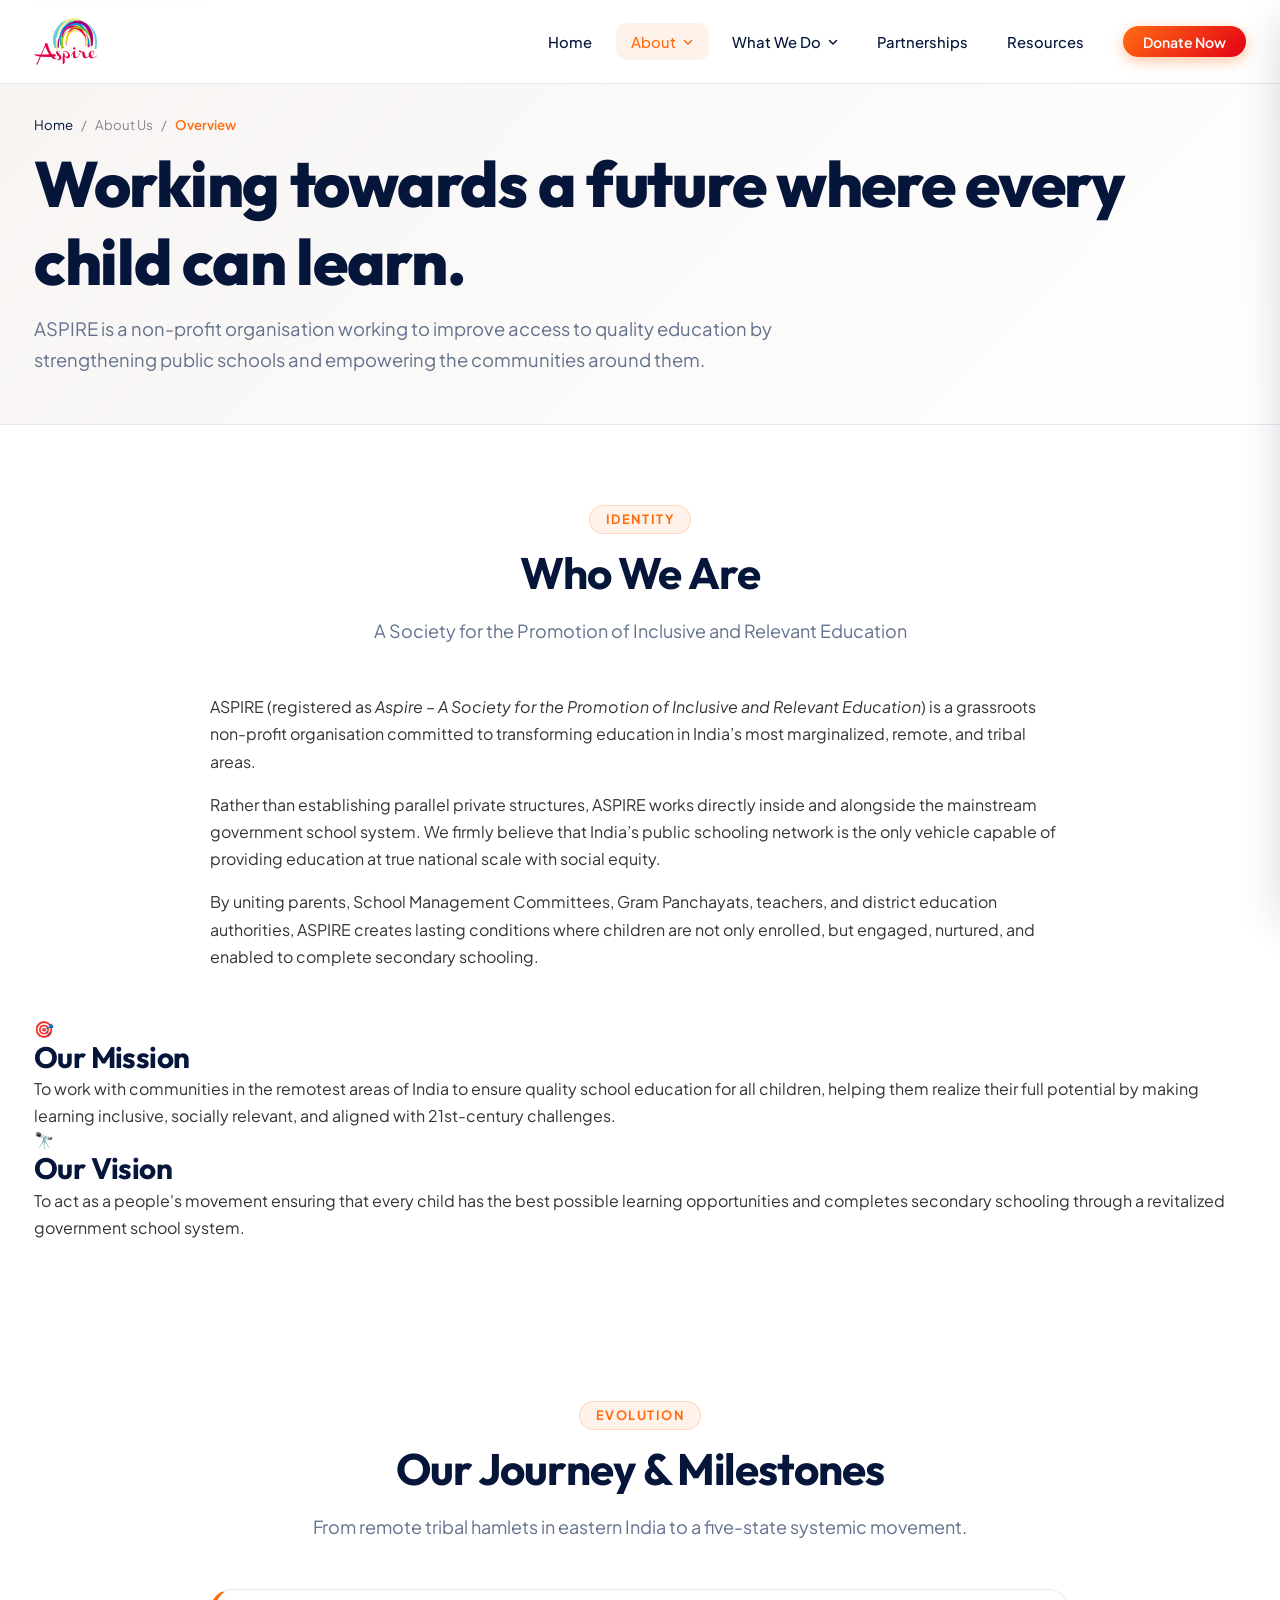
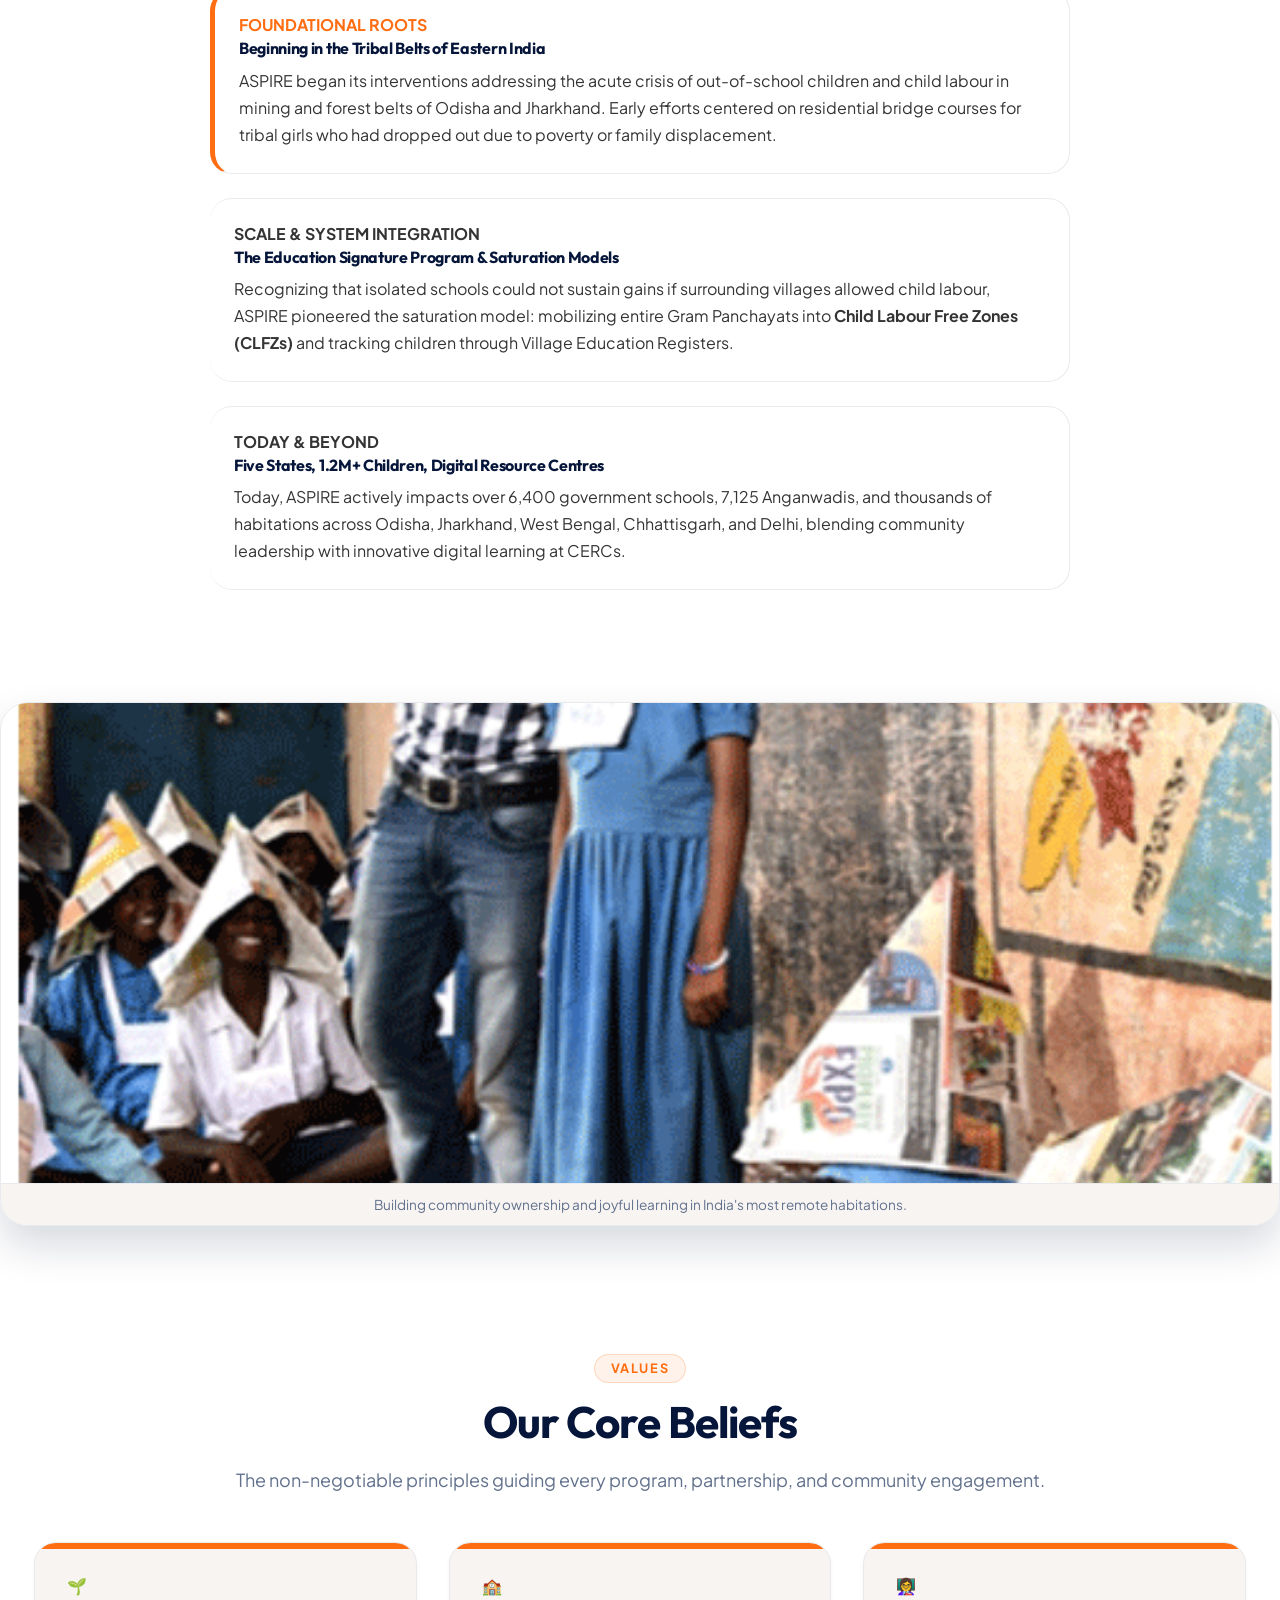
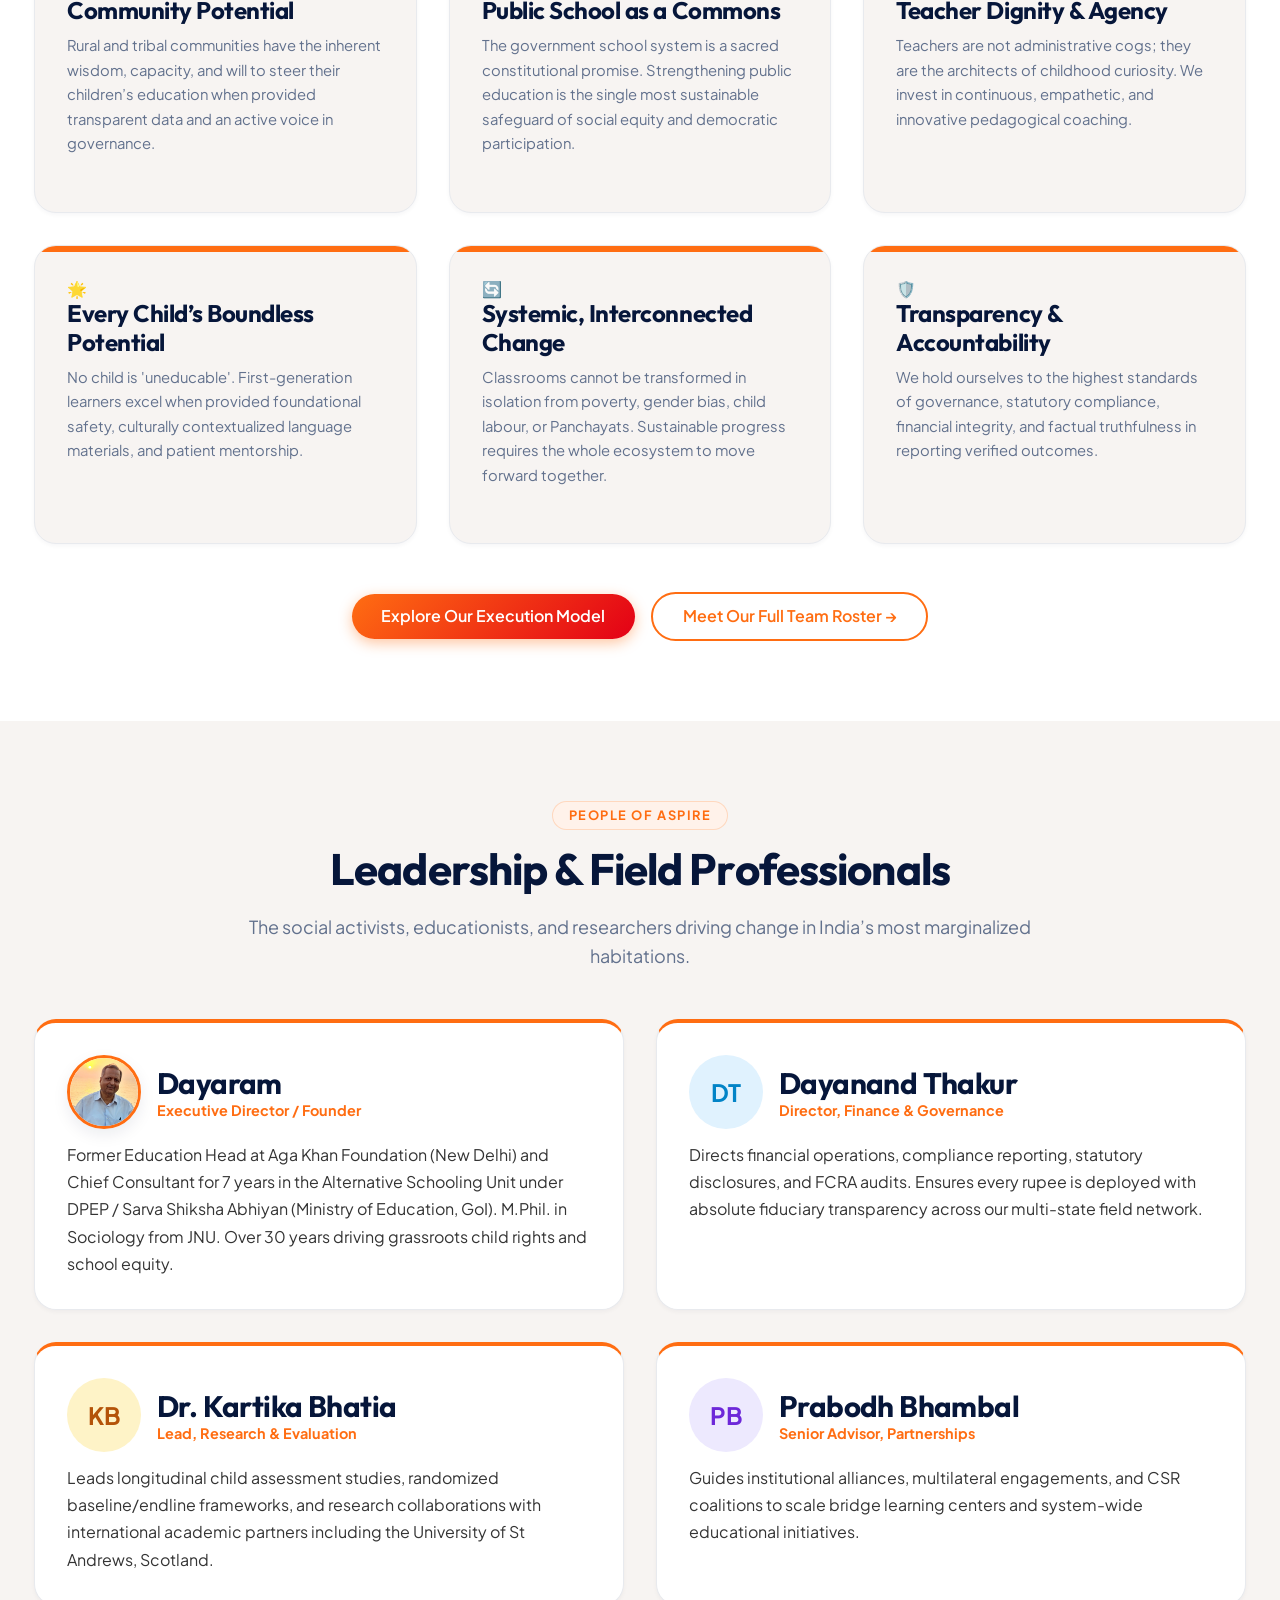
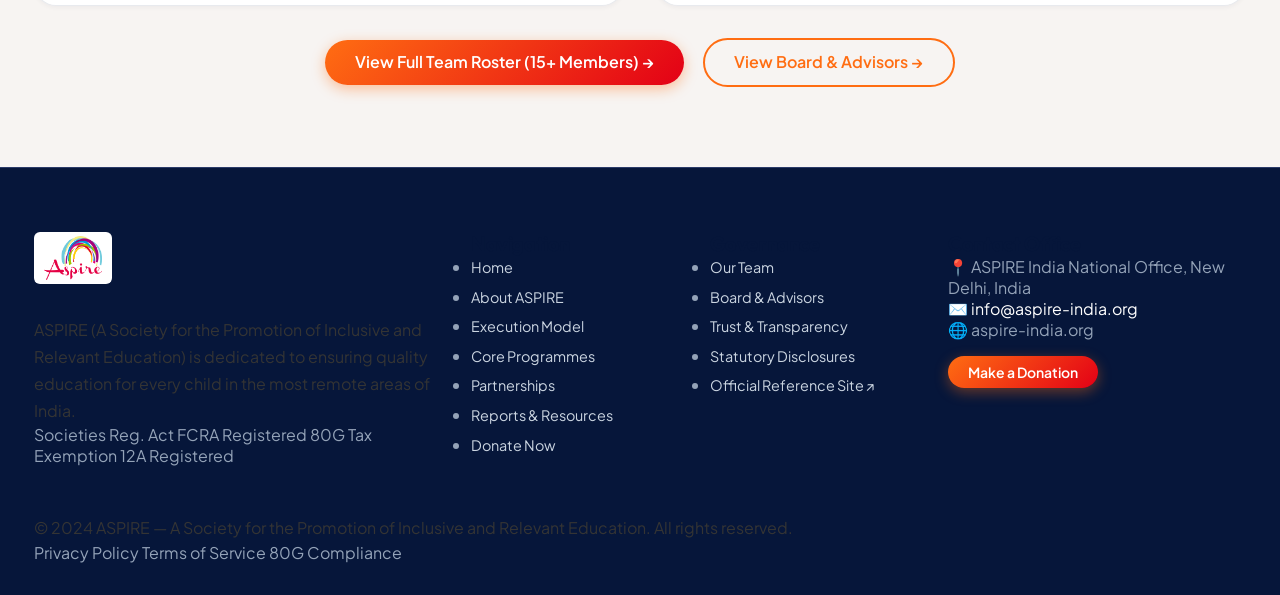
<file: pages/about.html>
<!DOCTYPE html>
<html lang="en">
<head>
  <meta charset="UTF-8">
  <meta name="viewport" content="width=device-width, initial-scale=1.0">
  <meta name="description" content="Learn about ASPIRE India: our history, mission, vision, core beliefs, and community-led model transforming public education across India.">
  <title>About ASPIRE India — Working Towards Quality Education For All</title>
  <link rel="preconnect" href="https://fonts.googleapis.com">
  <link rel="preconnect" href="https://fonts.gstatic.com" crossorigin>
  <link href="https://fonts.googleapis.com/css2?family=Newsreader:ital,opsz,wght@0,6..72,400;0,6..72,600;1,6..72,400;1,6..72,600&family=Outfit:wght@300;400;500;600;700;800;900&family=Plus+Jakarta+Sans:wght@300;400;500;600;700;800&display=swap" rel="stylesheet">
  <link rel="stylesheet" href="../css/styles.css?v=5.9">
</head>
<body>
  <a href="#main-content" class="skip-to-content">Skip to main content</a>
  <!-- Site Header -->
  <header class="site-header" role="banner">
    <div class="container header-inner">
      <a href="../index.html" class="site-logo" aria-label="ASPIRE India Homepage">
        <img src="../images/logo.png" alt="ASPIRE India Logo" height="46">
      </a>

      <nav class="desktop-nav" aria-label="Main Navigation">
        <ul class="nav-list">
          <li class="nav-item">
            <a href="../index.html" class="nav-link">Home</a>
          </li>

          <!-- About Us Dropdown -->
          <li class="nav-item">
            <button class="nav-link nav-dropdown-toggle is-active" aria-expanded="false" aria-haspopup="true">
              About
              <svg width="12" height="12" viewBox="0 0 12 12" fill="none" aria-hidden="true">
                <path d="M2.5 4.5L6 8L9.5 4.5" stroke="currentColor" stroke-width="1.5" stroke-linecap="round" stroke-linejoin="round"/>
              </svg>
            </button>
                        <div class="nav-dropdown-menu" aria-hidden="true">
              <a href="about.html" class="dropdown-link is-active">Who We Are<span class="dropdown-desc">Identity, mission, vision &amp; beliefs</span></a>
              <a href="board-advisors.html" class="dropdown-link">Board and Advisors<span class="dropdown-desc">Governance &amp; advisory council</span></a>
              <a href="team.html" class="dropdown-link">Our Team<span class="dropdown-desc">Leadership &amp; field professionals</span></a>
              <a href="trust-accountability.html" class="dropdown-link">Accountability<span class="dropdown-desc">Reports, audits &amp; disclosures</span></a>
              <a href="partnerships.html" class="dropdown-link">Partnerships<span class="dropdown-desc">CSR &amp; institutional collaboration</span></a>
              <a href="careers.html" class="dropdown-link">Careers<span class="dropdown-desc">Join our grassroots movement</span></a>
              <a href="contact.html" class="dropdown-link">Contact Us<span class="dropdown-desc">Reach our national &amp; state offices</span></a>
            </div>
          </li>

          <!-- What We Do Dropdown -->
          <li class="nav-item">
            <button class="nav-link nav-dropdown-toggle " aria-expanded="false" aria-haspopup="true">
              What We Do
              <svg width="12" height="12" viewBox="0 0 12 12" fill="none" aria-hidden="true">
                <path d="M2.5 4.5L6 8L9.5 4.5" stroke="currentColor" stroke-width="1.5" stroke-linecap="round" stroke-linejoin="round"/>
              </svg>
            </button>
            <div class="nav-dropdown-menu" aria-hidden="true">
              <a href="execution-model.html" class="dropdown-link ">
                Execution Model
                <span class="dropdown-desc">Ecosystem-wide change methodology</span>
              </a>
              <a href="programmes.html" class="dropdown-link ">
                Core Programmes
                <span class="dropdown-desc">Flagship educational initiatives</span>
              </a>
            </div>
          </li>

          <li class="nav-item">
            <a href="partnerships.html" class="nav-link ">Partnerships</a>
          </li>

          <li class="nav-item">
            <a href="resources.html" class="nav-link ">Resources</a>
          </li>
        </ul>

        <a href="donate.html" class="btn btn-primary btn-sm donate-cta" data-track="header:donate_click">
          Donate Now
        </a>
      </nav>

      <button class="hamburger-btn" aria-label="Toggle mobile menu" aria-expanded="false">
        <span class="hamburger-line"></span>
        <span class="hamburger-line"></span>
        <span class="hamburger-line"></span>
      </button>
    </div>
  </header>

  <div class="drawer-overlay" aria-hidden="true"></div>

  <div class="mobile-drawer" aria-hidden="true" role="dialog" aria-label="Mobile Navigation">
    <div class="drawer-header">
      <div class="site-logo"><img src="../images/logo.png" alt="ASPIRE Logo" height="40"></div>
      <button class="drawer-close-btn" aria-label="Close mobile menu">&times;</button>
    </div>

    <nav class="mobile-nav-list">
      <a href="../index.html" class="mobile-nav-link">Home</a>

      <div class="mobile-nav-item">
        <button class="mobile-nav-link accordion-toggle" aria-expanded="false">
          About
          <svg width="14" height="14" viewBox="0 0 12 12" fill="none" aria-hidden="true">
            <path d="M2.5 4.5L6 8L9.5 4.5" stroke="currentColor" stroke-width="1.5" stroke-linecap="round" stroke-linejoin="round"/>
          </svg>
        </button>
                <div class="accordion-menu" aria-hidden="true">
          <a href="about.html" class="mobile-nav-link is-active">Who We Are</a>
          <a href="board-advisors.html" class="mobile-nav-link">Board and Advisors</a>
          <a href="team.html" class="mobile-nav-link">Our Team</a>
          <a href="trust-accountability.html" class="mobile-nav-link">Accountability</a>
          <a href="partnerships.html" class="mobile-nav-link">Partnerships</a>
          <a href="careers.html" class="mobile-nav-link">Careers</a>
          <a href="contact.html" class="mobile-nav-link">Contact Us</a>
        </div>
      </div>

      <div class="mobile-nav-item">
        <button class="mobile-nav-link accordion-toggle" aria-expanded="false">
          What We Do
          <svg width="14" height="14" viewBox="0 0 12 12" fill="none" aria-hidden="true">
            <path d="M2.5 4.5L6 8L9.5 4.5" stroke="currentColor" stroke-width="1.5" stroke-linecap="round" stroke-linejoin="round"/>
          </svg>
        </button>
        <div class="accordion-menu" aria-hidden="true">
          <a href="execution-model.html" class="mobile-nav-link">Execution Model</a>
          <a href="programmes.html" class="mobile-nav-link">Core Programmes</a>
        </div>
      </div>

      <a href="partnerships.html" class="mobile-nav-link">Partnerships</a>
      <a href="resources.html" class="mobile-nav-link">Resources</a>
    </nav>

    <div class="mobile-drawer-footer">
      <a href="donate.html" class="btn btn-primary btn-block donate-cta" style="width: 100%;">
        Donate Now
      </a>
      <p style="font-size: 0.75rem; color: var(--text-muted); text-align: center; margin-top: 1rem;">
        80G Tax Exemption Eligible · Registered Society
      </p>
    </div>
  </div>

  <main id="main-content">
    <!-- Page Hero -->
    <header class="page-hero">
      <div class="container">
        <nav class="breadcrumbs" aria-label="Breadcrumbs">
          <a href="../index.html">Home</a>
          <span class="separator">/</span>
          <span>About Us</span>
          <span class="separator">/</span>
          <span class="current">Overview</span>
        </nav>
        <h1 class="page-title">Working towards a future where every child can learn.</h1>
        <p class="page-lead">
          ASPIRE is a non-profit organisation working to improve access to quality education by strengthening public schools and empowering the communities around them.
        </p>
      </div>
    </header>

    <!-- Who We Are -->
    <section class="section" aria-labelledby="who-title">
      <div class="container">
        <div class="section-header reveal">
          <span class="section-tag">Identity</span>
          <h2 id="who-title" class="section-title">Who We Are</h2>
          <p class="section-subtitle">
            A Society for the Promotion of Inclusive and Relevant Education
          </p>
        </div>

        <div class="container-narrow reveal" style="margin-bottom: var(--space-12);">
          <p class="lead-text" style="margin-bottom: var(--space-4);">
            ASPIRE (registered as <em>Aspire – A Society for the Promotion of Inclusive and Relevant Education</em>) is a grassroots non-profit organisation committed to transforming education in India’s most marginalized, remote, and tribal areas.
          </p>
          <p style="margin-bottom: var(--space-4);">
            Rather than establishing parallel private structures, ASPIRE works directly inside and alongside the mainstream government school system. We firmly believe that India’s public schooling network is the only vehicle capable of providing education at true national scale with social equity.
          </p>
          <p>
            By uniting parents, School Management Committees, Gram Panchayats, teachers, and district education authorities, ASPIRE creates lasting conditions where children are not only enrolled, but engaged, nurtured, and enabled to complete secondary schooling.
          </p>
        </div>

        <!-- Vision and Mission Grid -->
        <div class="mv-grid reveal-stagger">
          <div class="mv-card mv-card-mission">
            <div class="mv-card-icon" aria-hidden="true">🎯</div>
            <h3 class="mv-card-title">Our Mission</h3>
            <p class="mv-card-text">
              To work with communities in the remotest areas of India to ensure quality school education for all children, helping them realize their full potential by making learning inclusive, socially relevant, and aligned with 21st-century challenges.
            </p>
          </div>

          <div class="mv-card mv-card-vision">
            <div class="mv-card-icon" aria-hidden="true">🔭</div>
            <h3 class="mv-card-title">Our Vision</h3>
            <p class="mv-card-text">
              To act as a people's movement ensuring that every child has the best possible learning opportunities and completes secondary schooling through a revitalized government school system.
            </p>
          </div>
        </div>
      </div>
    </section>

    <!-- Our Journey -->
    <section class="section" style="background-color: var(--bg-surface);" aria-labelledby="journey-title">
      <div class="container">
        <div class="section-header reveal">
          <span class="section-tag">Evolution</span>
          <h2 id="journey-title" class="section-title">Our Journey &amp; Milestones</h2>
          <p class="section-subtitle">
            From remote tribal hamlets in eastern India to a five-state systemic movement.
          </p>
        </div>

        <div class="container-narrow reveal-stagger">
          <div style="display: flex; flex-direction: column; gap: var(--space-6);">
            <div style="background: #fff; padding: var(--space-6); border-radius: var(--radius-xl); border: 1px solid var(--border-light); border-left: 5px solid var(--brand-primary);">
              <div style="font-size: var(--font-size-sm); color: var(--brand-primary); font-weight: 700;">FOUNDATIONAL ROOTS</div>
              <h3 style="font-size: var(--font-size-xl); margin: 0.25rem 0 0.5rem;">Beginning in the Tribal Belts of Eastern India</h3>
              <p>
                ASPIRE began its interventions addressing the acute crisis of out-of-school children and child labour in mining and forest belts of Odisha and Jharkhand. Early efforts centered on residential bridge courses for tribal girls who had dropped out due to poverty or family displacement.
              </p>
            </div>

            <div style="background: #fff; padding: var(--space-6); border-radius: var(--radius-xl); border: 1px solid var(--border-light); border-left: 5px solid var(--brand-accent);">
              <div style="font-size: var(--font-size-sm); color: var(--brand-accent); font-weight: 700;">SCALE &amp; SYSTEM INTEGRATION</div>
              <h3 style="font-size: var(--font-size-xl); margin: 0.25rem 0 0.5rem;">The Education Signature Program &amp; Saturation Models</h3>
              <p>
                Recognizing that isolated schools could not sustain gains if surrounding villages allowed child labour, ASPIRE pioneered the saturation model: mobilizing entire Gram Panchayats into <strong>Child Labour Free Zones (CLFZs)</strong> and tracking children through Village Education Registers.
              </p>
            </div>

            <div style="background: #fff; padding: var(--space-6); border-radius: var(--radius-xl); border: 1px solid var(--border-light); border-left: 5px solid var(--brand-secondary);">
              <div style="font-size: var(--font-size-sm); color: var(--brand-secondary); font-weight: 700;">TODAY &amp; BEYOND</div>
              <h3 style="font-size: var(--font-size-xl); margin: 0.25rem 0 0.5rem;">Five States, 1.2M+ Children, Digital Resource Centres</h3>
              <p>
                Today, ASPIRE actively impacts over 6,400 government schools, 7,125 Anganwadis, and thousands of habitations across Odisha, Jharkhand, West Bengal, Chhattisgarh, and Delhi, blending community leadership with innovative digital learning at CERCs.
              </p>
            </div>
          </div>
        </div>
      </div>
    </section>

    <div class="showcase-banner reveal" style="margin: var(--space-8) 0 var(--space-12);">
          <img src="../images/hero-banner-5.png" alt="ASPIRE field coordinators with children in village learning centre" loading="lazy">
          <div style="padding: var(--space-3) var(--space-5); background: var(--bg-warm); border-top: 1px solid var(--border-light); font-size: 0.85rem; color: var(--text-secondary); text-align: center;">
            Building community ownership and joyful learning in India's most remote habitations.
          </div>
        </div>

        <!-- Core Beliefs -->
    <section class="section" aria-labelledby="beliefs-title">
      <div class="container">
        <div class="section-header reveal">
          <span class="section-tag">Values</span>
          <h2 id="beliefs-title" class="section-title">Our Core Beliefs</h2>
          <p class="section-subtitle">
            The non-negotiable principles guiding every program, partnership, and community engagement.
          </p>
        </div>

        <div class="pillars-grid reveal-stagger">
          <div class="pillar-card">
            <div class="pillar-icon" aria-hidden="true">🌱</div>
            <h3 class="pillar-title">Community Potential</h3>
            <p class="pillar-desc">
              Rural and tribal communities have the inherent wisdom, capacity, and will to steer their children’s education when provided transparent data and an active voice in governance.
            </p>
          </div>

          <div class="pillar-card">
            <div class="pillar-icon" aria-hidden="true">🏫</div>
            <h3 class="pillar-title">Public School as a Commons</h3>
            <p class="pillar-desc">
              The government school system is a sacred constitutional promise. Strengthening public education is the single most sustainable safeguard of social equity and democratic participation.
            </p>
          </div>

          <div class="pillar-card">
            <div class="pillar-icon" aria-hidden="true">👩‍🏫</div>
            <h3 class="pillar-title">Teacher Dignity &amp; Agency</h3>
            <p class="pillar-desc">
              Teachers are not administrative cogs; they are the architects of childhood curiosity. We invest in continuous, empathetic, and innovative pedagogical coaching.
            </p>
          </div>

          <div class="pillar-card">
            <div class="pillar-icon" aria-hidden="true">🌟</div>
            <h3 class="pillar-title">Every Child’s Boundless Potential</h3>
            <p class="pillar-desc">
              No child is 'uneducable'. First-generation learners excel when provided foundational safety, culturally contextualized language materials, and patient mentorship.
            </p>
          </div>

          <div class="pillar-card">
            <div class="pillar-icon" aria-hidden="true">🔄</div>
            <h3 class="pillar-title">Systemic, Interconnected Change</h3>
            <p class="pillar-desc">
              Classrooms cannot be transformed in isolation from poverty, gender bias, child labour, or Panchayats. Sustainable progress requires the whole ecosystem to move forward together.
            </p>
          </div>

          <div class="pillar-card">
            <div class="pillar-icon" aria-hidden="true">🛡️</div>
            <h3 class="pillar-title">Transparency &amp; Accountability</h3>
            <p class="pillar-desc">
              We hold ourselves to the highest standards of governance, statutory compliance, financial integrity, and factual truthfulness in reporting verified outcomes.
            </p>
          </div>
        </div>

        <div style="text-align: center; margin-top: var(--space-12);" class="reveal">
          <div class="btn-group" style="justify-content: center;">
            <a href="execution-model.html" class="btn btn-primary">
              Explore Our Execution Model
            </a>
            <a href="team.html" class="btn btn-outline">
              Meet Our Full Team Roster &rarr;
            </a>
          </div>
        </div>
      </div>
    </section>

    <!-- Embedded Team & Governance Preview (Direct from Official Website) -->
    <section class="section" style="background-color: var(--bg-warm);" aria-labelledby="about-team-heading">
      <div class="container">
        <div class="section-header reveal">
          <span class="section-tag">People of ASPIRE</span>
          <h2 id="about-team-heading" class="section-title">Leadership &amp; Field Professionals</h2>
          <p class="section-subtitle">
            The social activists, educationists, and researchers driving change in India’s most marginalized habitations.
          </p>
        </div>

        <div class="team-grid reveal-stagger" style="margin-bottom: var(--space-8);">
          <!-- 1. Dayaram -->
          <article class="profile-card" style="border-top: 4px solid var(--brand-primary);">
            <div class="profile-header">
              <img src="../images/dayaram.jpg" alt="Dayaram - Executive Director &amp; Founder" class="profile-avatar-img" style="object-position: center top;">
              <div class="profile-info">
                <h3>Dayaram</h3>
                <div class="profile-role">Executive Director / Founder</div>
              </div>
            </div>
            <p class="profile-bio">
              Former Education Head at Aga Khan Foundation (New Delhi) and Chief Consultant for 7 years in the Alternative Schooling Unit under DPEP / Sarva Shiksha Abhiyan (Ministry of Education, GoI). M.Phil. in Sociology from JNU. Over 30 years driving grassroots child rights and school equity.
            </p>
          </article>

          <!-- 2. Dayanand Thakur -->
          <article class="profile-card" style="border-top: 4px solid var(--brand-primary);">
            <div class="profile-header">
              <div class="profile-avatar" style="width: 74px; height: 74px; border-radius: 50%; background: #e0f2fe; color: #0284c7; display: flex; align-items: center; justify-content: center; font-weight: 700; font-size: 1.5rem;">DT</div>
              <div class="profile-info">
                <h3>Dayanand Thakur</h3>
                <div class="profile-role">Director, Finance &amp; Governance</div>
              </div>
            </div>
            <p class="profile-bio">
              Directs financial operations, compliance reporting, statutory disclosures, and FCRA audits. Ensures every rupee is deployed with absolute fiduciary transparency across our multi-state field network.
            </p>
          </article>

          <!-- 3. Dr. Kartika Bhatia -->
          <article class="profile-card" style="border-top: 4px solid var(--brand-primary);">
            <div class="profile-header">
              <div class="profile-avatar" style="width: 74px; height: 74px; border-radius: 50%; background: #fef3c7; color: #b45309; display: flex; align-items: center; justify-content: center; font-weight: 700; font-size: 1.5rem;">KB</div>
              <div class="profile-info">
                <h3>Dr. Kartika Bhatia</h3>
                <div class="profile-role">Lead, Research &amp; Evaluation</div>
              </div>
            </div>
            <p class="profile-bio">
              Leads longitudinal child assessment studies, randomized baseline/endline frameworks, and research collaborations with international academic partners including the University of St Andrews, Scotland.
            </p>
          </article>

          <!-- 4. Prabodh Bhambal -->
          <article class="profile-card" style="border-top: 4px solid var(--brand-primary);">
            <div class="profile-header">
              <div class="profile-avatar" style="width: 74px; height: 74px; border-radius: 50%; background: #ede9fe; color: #6d28d9; display: flex; align-items: center; justify-content: center; font-weight: 700; font-size: 1.5rem;">PB</div>
              <div class="profile-info">
                <h3>Prabodh Bhambal</h3>
                <div class="profile-role">Senior Advisor, Partnerships</div>
              </div>
            </div>
            <p class="profile-bio">
              Guides institutional alliances, multilateral engagements, and CSR coalitions to scale bridge learning centers and system-wide educational initiatives.
            </p>
          </article>
        </div>

        <div style="text-align: center;">
          <a href="team.html" class="btn btn-primary" style="margin-right: var(--space-4);">
            View Full Team Roster (15+ Members) &rarr;
          </a>
          <a href="board-advisors.html" class="btn btn-outline">
            View Board &amp; Advisors &rarr;
          </a>
        </div>
      </div>
    </section>
  </main>

  <!-- Site Footer -->
  <footer class="site-footer" role="contentinfo">
    <div class="container">
      <div class="footer-grid">
        <div class="footer-brand">
          <div class="site-logo" style="margin-bottom: var(--space-4);">
            <img src="../images/logo.png" alt="ASPIRE India Logo" height="44" style="background: #fff; padding: 4px 10px; border-radius: var(--radius-sm); display: inline-block;">
          </div>
          <p>
            ASPIRE (A Society for the Promotion of Inclusive and Relevant Education) is dedicated to ensuring quality education for every child in the most remote areas of India.
          </p>
          <div class="footer-credentials">
            <span class="cred-badge">Societies Reg. Act</span>
            <span class="cred-badge">FCRA Registered</span>
            <span class="cred-badge">80G Tax Exemption</span>
            <span class="cred-badge">12A Registered</span>
          </div>
        </div>

        <div>
          <h4 class="footer-heading">Navigation</h4>
          <ul class="footer-links">
            <li><a href="../index.html">Home</a></li>
            <li><a href="about.html">About ASPIRE</a></li>
            <li><a href="execution-model.html">Execution Model</a></li>
            <li><a href="programmes.html">Core Programmes</a></li>
            <li><a href="partnerships.html">Partnerships</a></li>
            <li><a href="resources.html">Reports &amp; Resources</a></li>
            <li><a href="donate.html">Donate Now</a></li>
          </ul>
        </div>

        <div>
          <h4 class="footer-heading">Governance</h4>
          <ul class="footer-links">
            <li><a href="team.html">Our Team</a></li>
            <li><a href="board-advisors.html">Board &amp; Advisors</a></li>
            <li><a href="trust-accountability.html">Trust &amp; Transparency</a></li>
            <li><a href="trust-accountability.html#audits">Statutory Disclosures</a></li>
            <li><a href="https://aspire-india.org/" target="_blank" rel="noopener noreferrer">Official Reference Site &nearr;</a></li>
          </ul>
        </div>

        <div>
          <h4 class="footer-heading">Contact Office</h4>
          <div class="footer-contact-item">
            <span>📍</span>
            <span>ASPIRE India National Office, New Delhi, India</span>
          </div>
          <div class="footer-contact-item">
            <span>✉️</span>
            <a href="mailto:info@aspire-india.org" style="color: #fff;">info@aspire-india.org</a>
          </div>
          <div class="footer-contact-item">
            <span>🌐</span>
            <span>aspire-india.org</span>
          </div>
          <div style="margin-top: var(--space-4);">
            <a href="donate.html" class="btn btn-primary btn-sm donate-cta">Make a Donation</a>
          </div>
        </div>
      </div>

      <div class="footer-bottom">
        <p>&copy; 2024 ASPIRE — A Society for the Promotion of Inclusive and Relevant Education. All rights reserved.</p>
        <div class="footer-legal-links">
          <a href="trust-accountability.html">Privacy Policy</a>
          <a href="trust-accountability.html">Terms of Service</a>
          <a href="trust-accountability.html">80G Compliance</a>
        </div>
      </div>
    </div>
  </footer>

    <!-- Global Glassmorphic Search Modal -->
  <div class="search-modal-backdrop" id="search-modal" aria-hidden="true" role="dialog" aria-modal="true" aria-label="Site Search">
    <div class="search-modal-dialog">
      <div class="search-input-header">
        <svg width="20" height="20" viewBox="0 0 24 24" fill="none" stroke="currentColor" stroke-width="2" stroke-linecap="round" stroke-linejoin="round">
          <circle cx="11" cy="11" r="8"></circle>
          <line x1="21" y1="21" x2="16.65" y2="16.65"></line>
        </svg>
        <input type="search" id="global-search-input" placeholder="Search programmes, team, governance, donate..." autocomplete="off">
        <button class="search-close-btn" id="search-close-btn" aria-label="Close search">&times;</button>
      </div>
      <div class="search-results-container" id="search-results-list"></div>
    </div>
  </div>

  <button class="back-to-top" aria-label="Back to top">&uarr;</button>
  <script src="../js/main.js?v=5.9" defer></script>
</body>
</html>
</file>
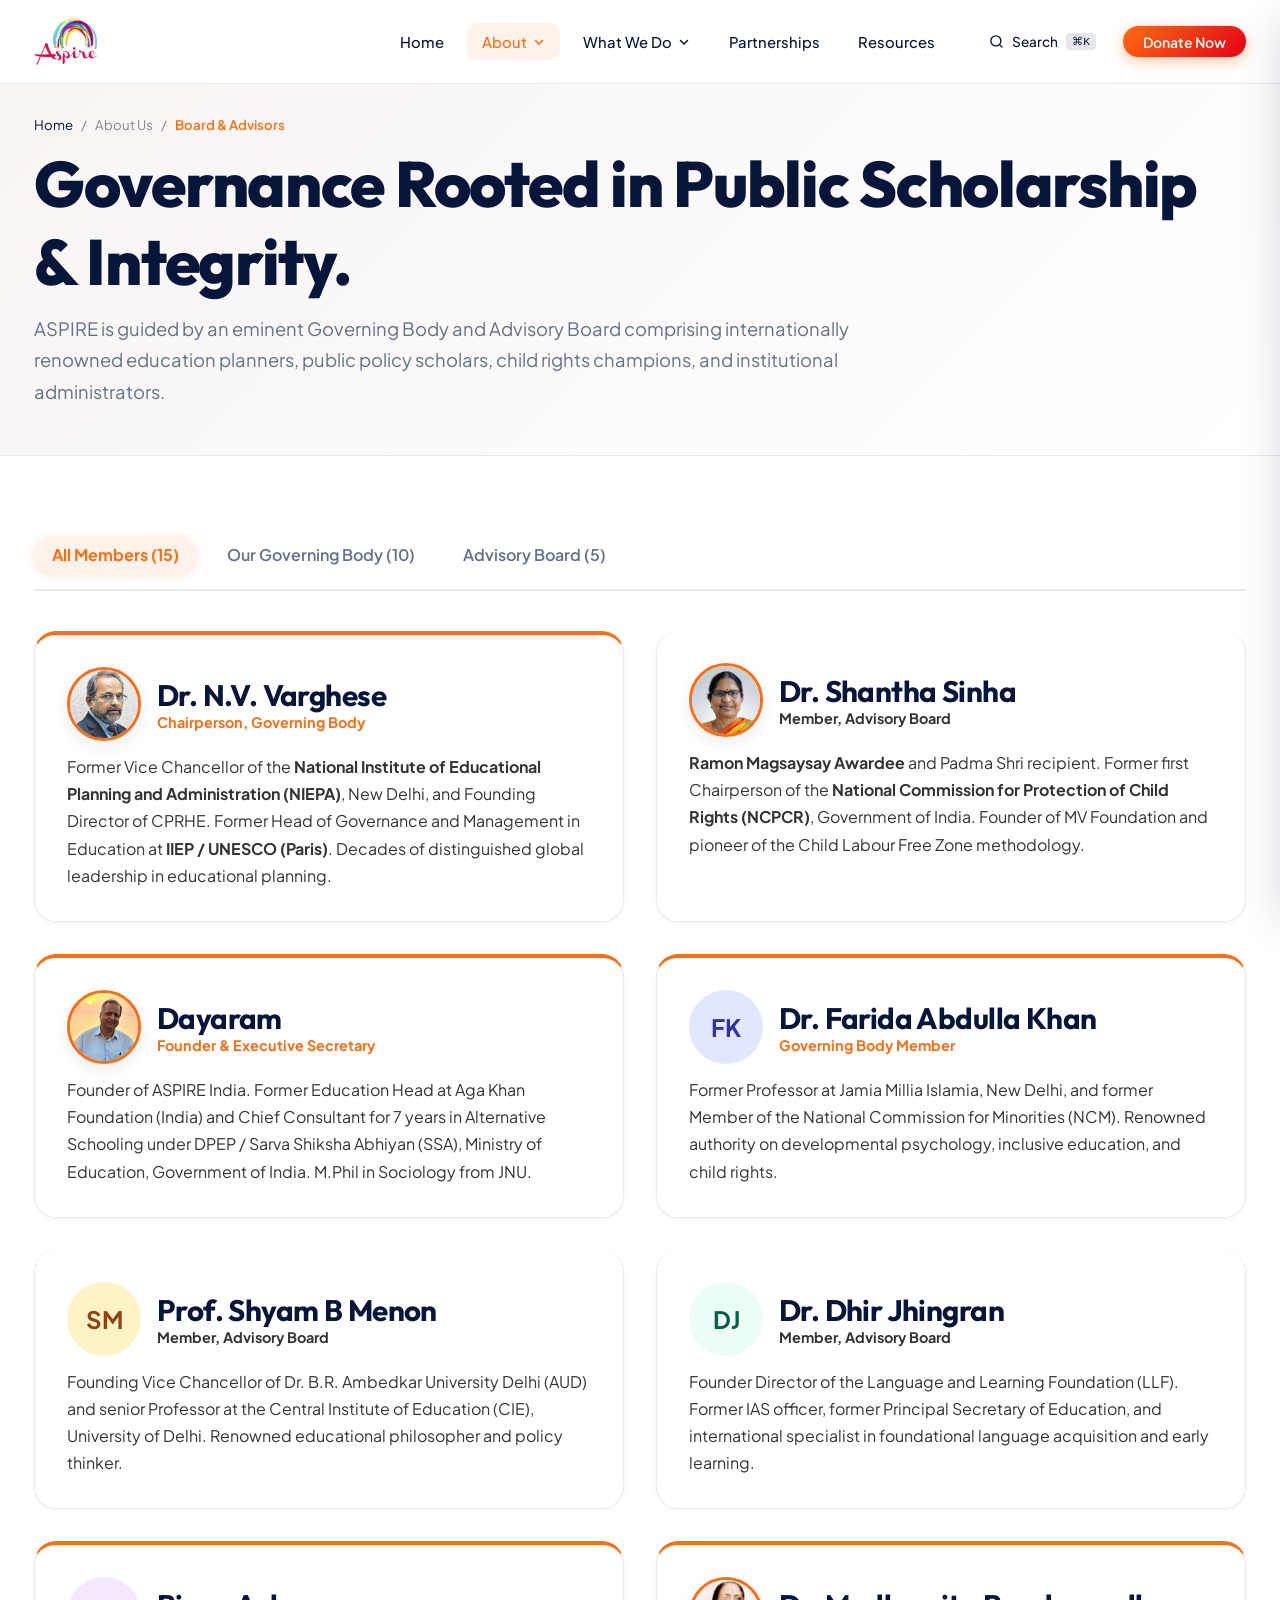
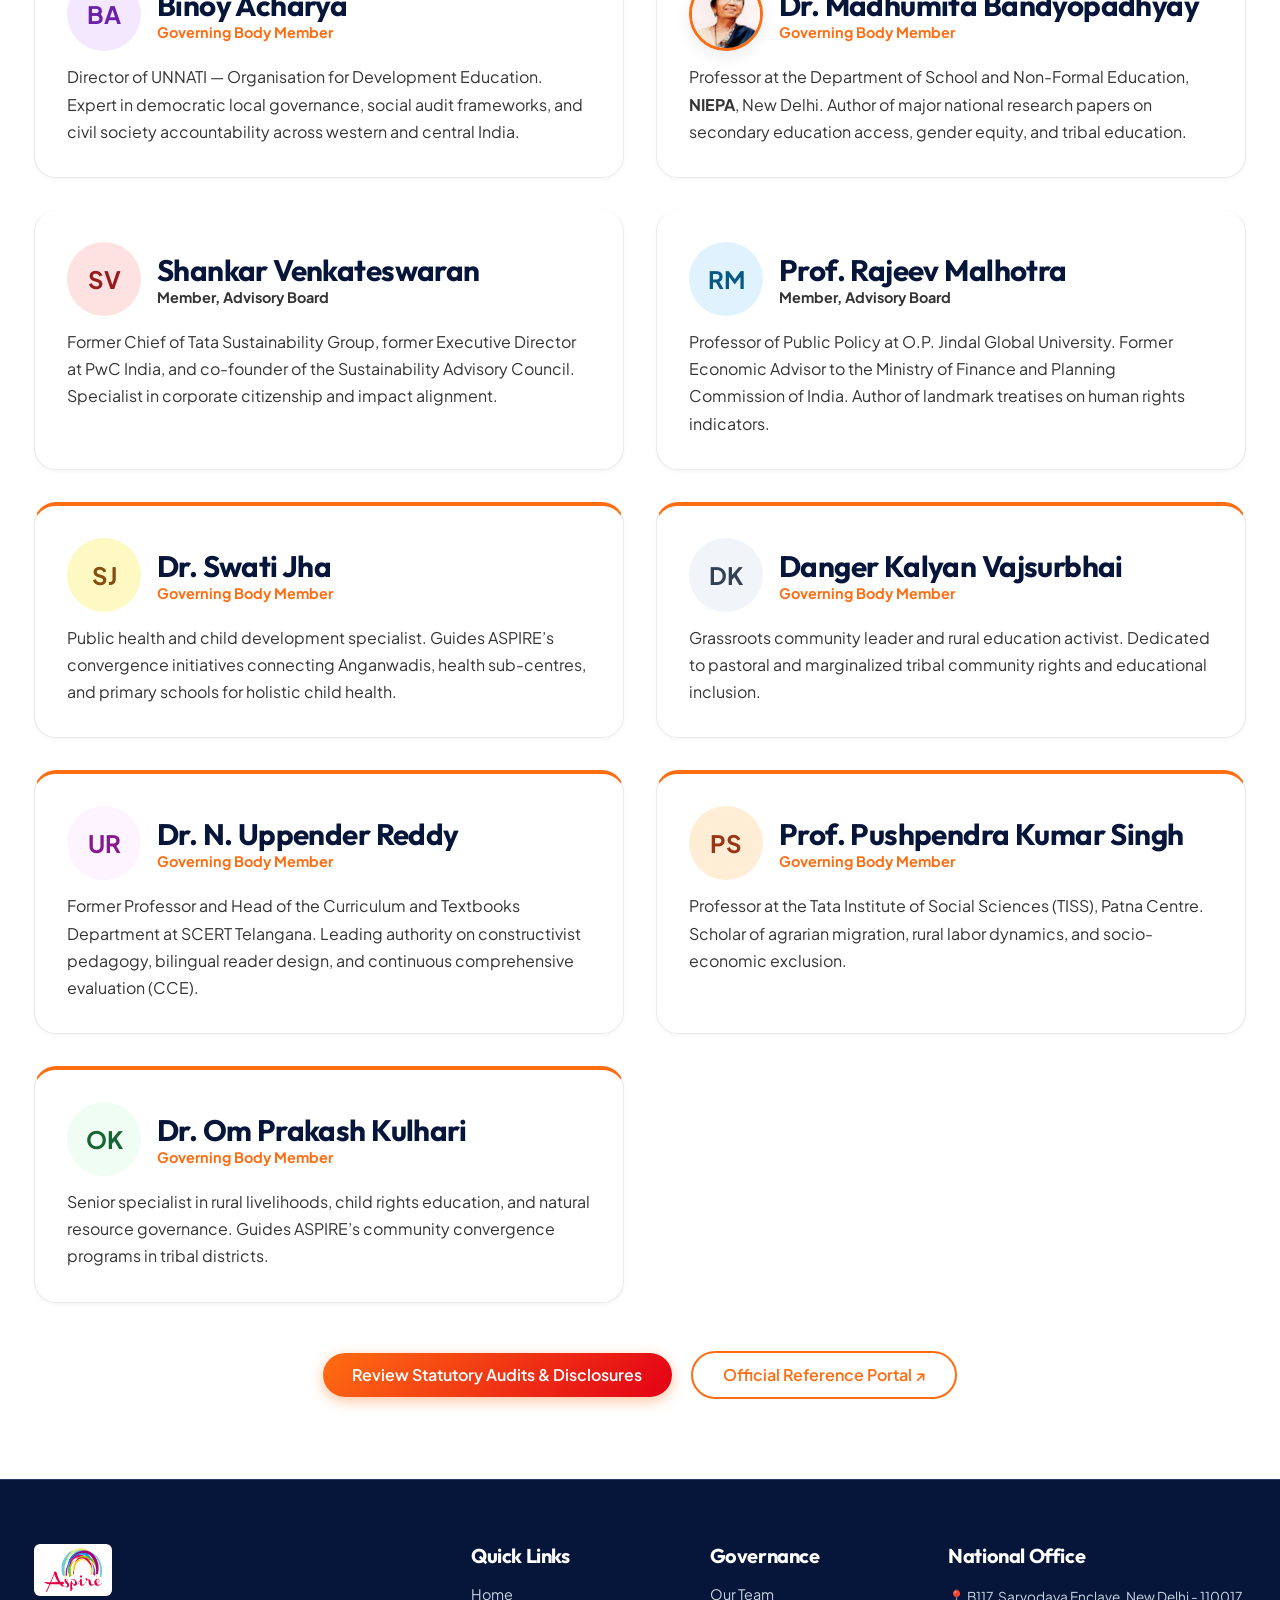
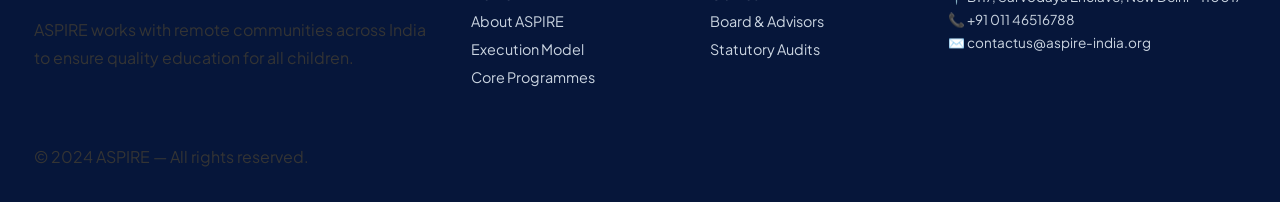
<file: pages/board-advisors.html>
<!DOCTYPE html>
<html lang="en">
<head>
  <meta charset="UTF-8">
  <meta name="viewport" content="width=device-width, initial-scale=1.0">
  <meta name="description" content="Discover ASPIRE India's governing body and advisory council, chaired by Dr. N.V. Varghese and Dr. Shantha Sinha.">
  <title>Board &amp; Advisors — Governance Leadership | ASPIRE India</title>
  <link rel="preconnect" href="https://fonts.googleapis.com">
  <link rel="preconnect" href="https://fonts.gstatic.com" crossorigin>
  <link href="https://fonts.googleapis.com/css2?family=Newsreader:ital,opsz,wght@0,6..72,400;0,6..72,600;1,6..72,400;1,6..72,600&family=Outfit:wght@300;400;500;600;700;800;900&family=Plus+Jakarta+Sans:wght@300;400;500;600;700;800&display=swap" rel="stylesheet">
  <link rel="stylesheet" href="../css/styles.css?v=5.9">
</head>
<body>
  <a href="#main-content" class="skip-to-content">Skip to main content</a>

  <!-- Header -->
  <header class="site-header" role="banner">
    <div class="container header-inner">
      <a href="../index.html" class="site-logo" aria-label="ASPIRE India Homepage">
        <img src="../images/logo.png" alt="ASPIRE India Logo" height="46">
      </a>
      <nav class="desktop-nav" aria-label="Main Navigation">
        <ul class="nav-list">
          <li class="nav-item"><a href="../index.html" class="nav-link">Home</a></li>
          <li class="nav-item">
            <button class="nav-link nav-dropdown-toggle is-active" aria-expanded="false" aria-haspopup="true">
              About
              <svg width="12" height="12" viewBox="0 0 12 12" fill="none"><path d="M2.5 4.5L6 8L9.5 4.5" stroke="currentColor" stroke-width="1.5" stroke-linecap="round" stroke-linejoin="round"/></svg>
            </button>
                        <div class="nav-dropdown-menu" aria-hidden="true">
              <a href="about.html" class="dropdown-link">Who We Are<span class="dropdown-desc">Identity, mission, vision &amp; beliefs</span></a>
              <a href="board-advisors.html" class="dropdown-link is-active">Board and Advisors<span class="dropdown-desc">Governance &amp; advisory council</span></a>
              <a href="team.html" class="dropdown-link">Our Team<span class="dropdown-desc">Leadership &amp; field professionals</span></a>
              <a href="trust-accountability.html" class="dropdown-link">Accountability<span class="dropdown-desc">Reports, audits &amp; disclosures</span></a>
              <a href="partnerships.html" class="dropdown-link">Partnerships<span class="dropdown-desc">CSR &amp; institutional collaboration</span></a>
              <a href="careers.html" class="dropdown-link">Careers<span class="dropdown-desc">Join our grassroots movement</span></a>
              <a href="contact.html" class="dropdown-link">Contact Us<span class="dropdown-desc">Reach our national &amp; state offices</span></a>
            </div>
          </li>
          <li class="nav-item">
            <button class="nav-link nav-dropdown-toggle" aria-expanded="false" aria-haspopup="true">
              What We Do
              <svg width="12" height="12" viewBox="0 0 12 12" fill="none"><path d="M2.5 4.5L6 8L9.5 4.5" stroke="currentColor" stroke-width="1.5" stroke-linecap="round" stroke-linejoin="round"/></svg>
            </button>
            <div class="nav-dropdown-menu" aria-hidden="true">
              <a href="execution-model.html" class="dropdown-link">Execution Model<span class="dropdown-desc">Ecosystem-wide change methodology</span></a>
              <a href="programmes.html" class="dropdown-link">Core Programmes<span class="dropdown-desc">Flagship educational initiatives</span></a>
            </div>
          </li>
          <li class="nav-item"><a href="partnerships.html" class="nav-link">Partnerships</a></li>
          <li class="nav-item"><a href="resources.html" class="nav-link">Resources</a></li>
        </ul>
                <div style="display: flex; align-items: center; gap: 12px;">
          <button class="search-btn-trigger" aria-label="Open global search dialog" id="global-search-trigger">
            <svg width="15" height="15" viewBox="0 0 24 24" fill="none" stroke="currentColor" stroke-width="2.2" stroke-linecap="round" stroke-linejoin="round">
              <circle cx="11" cy="11" r="8"></circle>
              <line x1="21" y1="21" x2="16.65" y2="16.65"></line>
            </svg>
            <span>Search</span>
            <span class="search-kbd">⌘K</span>
          </button>
          <a href="donate.html" class="btn btn-primary btn-sm donate-cta">Donate Now</a>
        </div>
      </nav>
      <button class="hamburger-btn" aria-label="Toggle mobile menu" aria-expanded="false">
        <span class="hamburger-line"></span><span class="hamburger-line"></span><span class="hamburger-line"></span>
      </button>
    </div>
  </header>

  <div class="drawer-overlay" aria-hidden="true"></div>
  <div class="mobile-drawer" aria-hidden="true" role="dialog" aria-label="Mobile Navigation">
    <div class="drawer-header">
      <div class="site-logo"><img src="../images/logo.png" alt="ASPIRE Logo" height="40"></div>
      <button class="drawer-close-btn" aria-label="Close mobile menu">&times;</button>
    </div>
    <nav class="mobile-nav-list">
      <a href="../index.html" class="mobile-nav-link">Home</a>
      <a href="about.html" class="mobile-nav-link">Overview</a>
      <a href="team.html" class="mobile-nav-link">Our Team</a>
      <a href="board-advisors.html" class="mobile-nav-link is-active">Board &amp; Advisors</a>
      <a href="execution-model.html" class="mobile-nav-link">Execution Model</a>
      <a href="programmes.html" class="mobile-nav-link">Core Programmes</a>
      <a href="partnerships.html" class="mobile-nav-link">Partnerships</a>
      <a href="resources.html" class="mobile-nav-link">Resources</a>
    </nav>
  </div>

  <main id="main-content">
    <header class="page-hero">
      <div class="container">
        <nav class="breadcrumbs" aria-label="Breadcrumbs">
          <a href="../index.html">Home</a>
          <span class="separator">/</span>
          <span>About Us</span>
          <span class="separator">/</span>
          <span class="current">Board &amp; Advisors</span>
        </nav>
        <h1 class="page-title">Governance Rooted in Public Scholarship &amp; Integrity.</h1>
        <p class="page-lead">
          ASPIRE is guided by an eminent Governing Body and Advisory Board comprising internationally renowned education planners, public policy scholars, child rights champions, and institutional administrators.
        </p>
      </div>
    </header>

    <section class="section" aria-labelledby="board-heading">
      <div class="container">
        <!-- Directory Filter Tabs -->
        <div class="directory-tabs reveal">
          <button type="button" class="dir-tab-btn is-active" data-tab="all">All Members (15)</button>
          <button type="button" class="dir-tab-btn" data-tab="governing">Our Governing Body (10)</button>
          <button type="button" class="dir-tab-btn" data-tab="advisory">Advisory Board (5)</button>
        </div>

        <div class="team-grid reveal-stagger">
          <!-- 1. Dr. N.V. Varghese -->
          <article class="profile-card" data-category="governing" style="border-top: 4px solid var(--brand-primary);">
            <div class="profile-header">
              <img src="../images/dr-varghese.jpeg" alt="Dr. N.V. Varghese" class="profile-avatar-img">
              <div class="profile-info">
                <h3>Dr. N.V. Varghese</h3>
                <div class="profile-role">Chairperson, Governing Body</div>
              </div>
            </div>
            <p class="profile-bio">
              Former Vice Chancellor of the <strong>National Institute of Educational Planning and Administration (NIEPA)</strong>, New Delhi, and Founding Director of CPRHE. Former Head of Governance and Management in Education at <strong>IIEP / UNESCO (Paris)</strong>. Decades of distinguished global leadership in educational planning.
            </p>
          </article>

          <!-- 2. Dr. Shantha Sinha -->
          <article class="profile-card" data-category="advisory" style="border-top: 4px solid var(--brand-secondary);">
            <div class="profile-header">
              <img src="../images/shanta-sinha.jpeg" alt="Dr. Shantha Sinha" class="profile-avatar-img">
              <div class="profile-info">
                <h3>Dr. Shantha Sinha</h3>
                <div class="profile-role" style="color: var(--brand-secondary);">Member, Advisory Board</div>
              </div>
            </div>
            <p class="profile-bio">
              <strong>Ramon Magsaysay Awardee</strong> and Padma Shri recipient. Former first Chairperson of the <strong>National Commission for Protection of Child Rights (NCPCR)</strong>, Government of India. Founder of MV Foundation and pioneer of the Child Labour Free Zone methodology.
            </p>
          </article>

          <!-- 3. Dayaram -->
          <article class="profile-card" data-category="governing" style="border-top: 4px solid var(--brand-primary);">
            <div class="profile-header">
              <img src="../images/dayaram.jpg" alt="Dayaram - Founder &amp; Executive Secretary" class="profile-avatar-img" style="object-position: center top;">
              <div class="profile-info">
                <h3>Dayaram</h3>
                <div class="profile-role">Founder &amp; Executive Secretary</div>
              </div>
            </div>
            <p class="profile-bio">
              Founder of ASPIRE India. Former Education Head at Aga Khan Foundation (India) and Chief Consultant for 7 years in Alternative Schooling under DPEP / Sarva Shiksha Abhiyan (SSA), Ministry of Education, Government of India. M.Phil in Sociology from JNU.
            </p>
          </article>

          <!-- 4. Dr. Farida Abdulla Khan -->
          <article class="profile-card" data-category="governing" style="border-top: 4px solid var(--brand-primary);">
            <div class="profile-header">
              <div class="profile-avatar" style="width: 74px; height: 74px; border-radius: 50%; background: #e0e7ff; color: #3730a3; display: flex; align-items: center; justify-content: center; font-weight: 700; font-size: 1.5rem;">FK</div>
              <div class="profile-info">
                <h3>Dr. Farida Abdulla Khan</h3>
                <div class="profile-role">Governing Body Member</div>
              </div>
            </div>
            <p class="profile-bio">
              Former Professor at Jamia Millia Islamia, New Delhi, and former Member of the National Commission for Minorities (NCM). Renowned authority on developmental psychology, inclusive education, and child rights.
            </p>
          </article>

          <!-- 5. Prof. Shyam B Menon -->
          <article class="profile-card" data-category="advisory" style="border-top: 4px solid var(--brand-secondary);">
            <div class="profile-header">
              <div class="profile-avatar" style="width: 74px; height: 74px; border-radius: 50%; background: #fef3c7; color: #92400e; display: flex; align-items: center; justify-content: center; font-weight: 700; font-size: 1.5rem;">SM</div>
              <div class="profile-info">
                <h3>Prof. Shyam B Menon</h3>
                <div class="profile-role" style="color: var(--brand-secondary);">Member, Advisory Board</div>
              </div>
            </div>
            <p class="profile-bio">
              Founding Vice Chancellor of Dr. B.R. Ambedkar University Delhi (AUD) and senior Professor at the Central Institute of Education (CIE), University of Delhi. Renowned educational philosopher and policy thinker.
            </p>
          </article>

          <!-- 6. Dr. Dhir Jhingran -->
          <article class="profile-card" data-category="advisory" style="border-top: 4px solid var(--brand-secondary);">
            <div class="profile-header">
              <div class="profile-avatar" style="width: 74px; height: 74px; border-radius: 50%; background: #ecfdf5; color: #065f46; display: flex; align-items: center; justify-content: center; font-weight: 700; font-size: 1.5rem;">DJ</div>
              <div class="profile-info">
                <h3>Dr. Dhir Jhingran</h3>
                <div class="profile-role" style="color: var(--brand-secondary);">Member, Advisory Board</div>
              </div>
            </div>
            <p class="profile-bio">
              Founder Director of the Language and Learning Foundation (LLF). Former IAS officer, former Principal Secretary of Education, and international specialist in foundational language acquisition and early learning.
            </p>
          </article>

          <!-- 7. Binoy Acharya -->
          <article class="profile-card" data-category="governing" style="border-top: 4px solid var(--brand-primary);">
            <div class="profile-header">
              <div class="profile-avatar" style="width: 74px; height: 74px; border-radius: 50%; background: #f3e8ff; color: #6b21a8; display: flex; align-items: center; justify-content: center; font-weight: 700; font-size: 1.5rem;">BA</div>
              <div class="profile-info">
                <h3>Binoy Acharya</h3>
                <div class="profile-role">Governing Body Member</div>
              </div>
            </div>
            <p class="profile-bio">
              Director of UNNATI — Organisation for Development Education. Expert in democratic local governance, social audit frameworks, and civil society accountability across western and central India.
            </p>
          </article>

          <!-- 8. Dr. Madhumita Bandyopadhyay -->
          <article class="profile-card" data-category="governing" style="border-top: 4px solid var(--brand-primary);">
            <div class="profile-header">
              <img src="../images/dr-govinda.jpg" alt="Dr. Madhumita Bandyopadhyay" class="profile-avatar-img">
              <div class="profile-info">
                <h3>Dr. Madhumita Bandyopadhyay</h3>
                <div class="profile-role">Governing Body Member</div>
              </div>
            </div>
            <p class="profile-bio">
              Professor at the Department of School and Non-Formal Education, <strong>NIEPA</strong>, New Delhi. Author of major national research papers on secondary education access, gender equity, and tribal education.
            </p>
          </article>

          <!-- 9. Shankar Venkateswaran -->
          <article class="profile-card" data-category="advisory" style="border-top: 4px solid var(--brand-secondary);">
            <div class="profile-header">
              <div class="profile-avatar" style="width: 74px; height: 74px; border-radius: 50%; background: #fee2e2; color: #991b1b; display: flex; align-items: center; justify-content: center; font-weight: 700; font-size: 1.5rem;">SV</div>
              <div class="profile-info">
                <h3>Shankar Venkateswaran</h3>
                <div class="profile-role" style="color: var(--brand-secondary);">Member, Advisory Board</div>
              </div>
            </div>
            <p class="profile-bio">
              Former Chief of Tata Sustainability Group, former Executive Director at PwC India, and co-founder of the Sustainability Advisory Council. Specialist in corporate citizenship and impact alignment.
            </p>
          </article>

          <!-- 10. Prof. Rajeev Malhotra -->
          <article class="profile-card" data-category="advisory" style="border-top: 4px solid var(--brand-secondary);">
            <div class="profile-header">
              <div class="profile-avatar" style="width: 74px; height: 74px; border-radius: 50%; background: #e0f2fe; color: #075985; display: flex; align-items: center; justify-content: center; font-weight: 700; font-size: 1.5rem;">RM</div>
              <div class="profile-info">
                <h3>Prof. Rajeev Malhotra</h3>
                <div class="profile-role" style="color: var(--brand-secondary);">Member, Advisory Board</div>
              </div>
            </div>
            <p class="profile-bio">
              Professor of Public Policy at O.P. Jindal Global University. Former Economic Advisor to the Ministry of Finance and Planning Commission of India. Author of landmark treatises on human rights indicators.
            </p>
          </article>

          <!-- 11. Dr. Swati Jha -->
          <article class="profile-card" data-category="governing" style="border-top: 4px solid var(--brand-primary);">
            <div class="profile-header">
              <div class="profile-avatar" style="width: 74px; height: 74px; border-radius: 50%; background: #fef9c3; color: #854d0e; display: flex; align-items: center; justify-content: center; font-weight: 700; font-size: 1.5rem;">SJ</div>
              <div class="profile-info">
                <h3>Dr. Swati Jha</h3>
                <div class="profile-role">Governing Body Member</div>
              </div>
            </div>
            <p class="profile-bio">
              Public health and child development specialist. Guides ASPIRE’s convergence initiatives connecting Anganwadis, health sub-centres, and primary schools for holistic child health.
            </p>
          </article>

          <!-- 12. Danger Kalyan Vajsurbhai -->
          <article class="profile-card" data-category="governing" style="border-top: 4px solid var(--brand-primary);">
            <div class="profile-header">
              <div class="profile-avatar" style="width: 74px; height: 74px; border-radius: 50%; background: #f1f5f9; color: #334155; display: flex; align-items: center; justify-content: center; font-weight: 700; font-size: 1.5rem;">DK</div>
              <div class="profile-info">
                <h3>Danger Kalyan Vajsurbhai</h3>
                <div class="profile-role">Governing Body Member</div>
              </div>
            </div>
            <p class="profile-bio">
              Grassroots community leader and rural education activist. Dedicated to pastoral and marginalized tribal community rights and educational inclusion.
            </p>
          </article>

          <!-- 13. Dr. N. Uppender Reddy -->
          <article class="profile-card" data-category="governing" style="border-top: 4px solid var(--brand-primary);">
            <div class="profile-header">
              <div class="profile-avatar" style="width: 74px; height: 74px; border-radius: 50%; background: #fdf4ff; color: #86198f; display: flex; align-items: center; justify-content: center; font-weight: 700; font-size: 1.5rem;">UR</div>
              <div class="profile-info">
                <h3>Dr. N. Uppender Reddy</h3>
                <div class="profile-role">Governing Body Member</div>
              </div>
            </div>
            <p class="profile-bio">
              Former Professor and Head of the Curriculum and Textbooks Department at SCERT Telangana. Leading authority on constructivist pedagogy, bilingual reader design, and continuous comprehensive evaluation (CCE).
            </p>
          </article>

          <!-- 14. Prof. Pushpendra Kumar Singh -->
          <article class="profile-card" data-category="governing" style="border-top: 4px solid var(--brand-primary);">
            <div class="profile-header">
              <div class="profile-avatar" style="width: 74px; height: 74px; border-radius: 50%; background: #ffedd5; color: #9a3412; display: flex; align-items: center; justify-content: center; font-weight: 700; font-size: 1.5rem;">PS</div>
              <div class="profile-info">
                <h3>Prof. Pushpendra Kumar Singh</h3>
                <div class="profile-role">Governing Body Member</div>
              </div>
            </div>
            <p class="profile-bio">
              Professor at the Tata Institute of Social Sciences (TISS), Patna Centre. Scholar of agrarian migration, rural labor dynamics, and socio-economic exclusion.
            </p>
          </article>

          <!-- 15. Dr. Om Prakash Kulhari -->
          <article class="profile-card" data-category="governing" style="border-top: 4px solid var(--brand-primary);">
            <div class="profile-header">
              <div class="profile-avatar" style="width: 74px; height: 74px; border-radius: 50%; background: #f0fdf4; color: #166534; display: flex; align-items: center; justify-content: center; font-weight: 700; font-size: 1.5rem;">OK</div>
              <div class="profile-info">
                <h3>Dr. Om Prakash Kulhari</h3>
                <div class="profile-role">Governing Body Member</div>
              </div>
            </div>
            <p class="profile-bio">
              Senior specialist in rural livelihoods, child rights education, and natural resource governance. Guides ASPIRE’s community convergence programs in tribal districts.
            </p>
          </article>
        </div>

        <div style="text-align: center; margin-top: var(--space-12);" class="reveal">
          <a href="trust-accountability.html" class="btn btn-primary">
            Review Statutory Audits &amp; Disclosures
          </a>
          <a href="https://aspire-india.org/board-and-advisors/" target="_blank" rel="noopener noreferrer" class="btn btn-outline" style="margin-left: var(--space-4);">
            Official Reference Portal &nearr;
          </a>
        </div>
      </div>
    </section>
  </main>

  <!-- Footer -->
  <footer class="site-footer" role="contentinfo">
    <div class="container">
      <div class="footer-grid">
        <div class="footer-brand">
          <img src="../images/logo.png" alt="ASPIRE India Logo" height="44" style="background: #fff; padding: 4px 10px; border-radius: var(--radius-sm); display: inline-block;">
          <p>ASPIRE works with remote communities across India to ensure quality education for all children.</p>
        </div>
        <div>
          <h4 class="footer-heading" style="color: #fff; margin-bottom: var(--space-4);">Quick Links</h4>
          <ul class="footer-links" style="list-style: none; padding: 0;">
            <li><a href="../index.html">Home</a></li>
            <li><a href="about.html">About ASPIRE</a></li>
            <li><a href="execution-model.html">Execution Model</a></li>
            <li><a href="programmes.html">Core Programmes</a></li>
          </ul>
        </div>
        <div>
          <h4 class="footer-heading" style="color: #fff; margin-bottom: var(--space-4);">Governance</h4>
          <ul class="footer-links" style="list-style: none; padding: 0;">
            <li><a href="team.html">Our Team</a></li>
            <li><a href="board-advisors.html">Board &amp; Advisors</a></li>
            <li><a href="trust-accountability.html">Statutory Audits</a></li>
          </ul>
        </div>
        <div>
          <h4 class="footer-heading" style="color: #fff; margin-bottom: var(--space-4);">National Office</h4>
          <p style="font-size: 0.85rem; color: #cbd5e1;">📍 B117, Sarvodaya Enclave, New Delhi - 110017</p>
          <p style="font-size: 0.85rem; color: #cbd5e1;">📞 +91 011 46516788</p>
          <p style="font-size: 0.85rem; color: #cbd5e1;">✉️ contactus@aspire-india.org</p>
        </div>
      </div>
      <div class="footer-bottom">
        <p>&copy; 2024 ASPIRE — All rights reserved.</p>
      </div>
    </div>
  </footer>

  <script src="../js/main.js?v=5.9" defer></script>
</body>
</html>
</file>
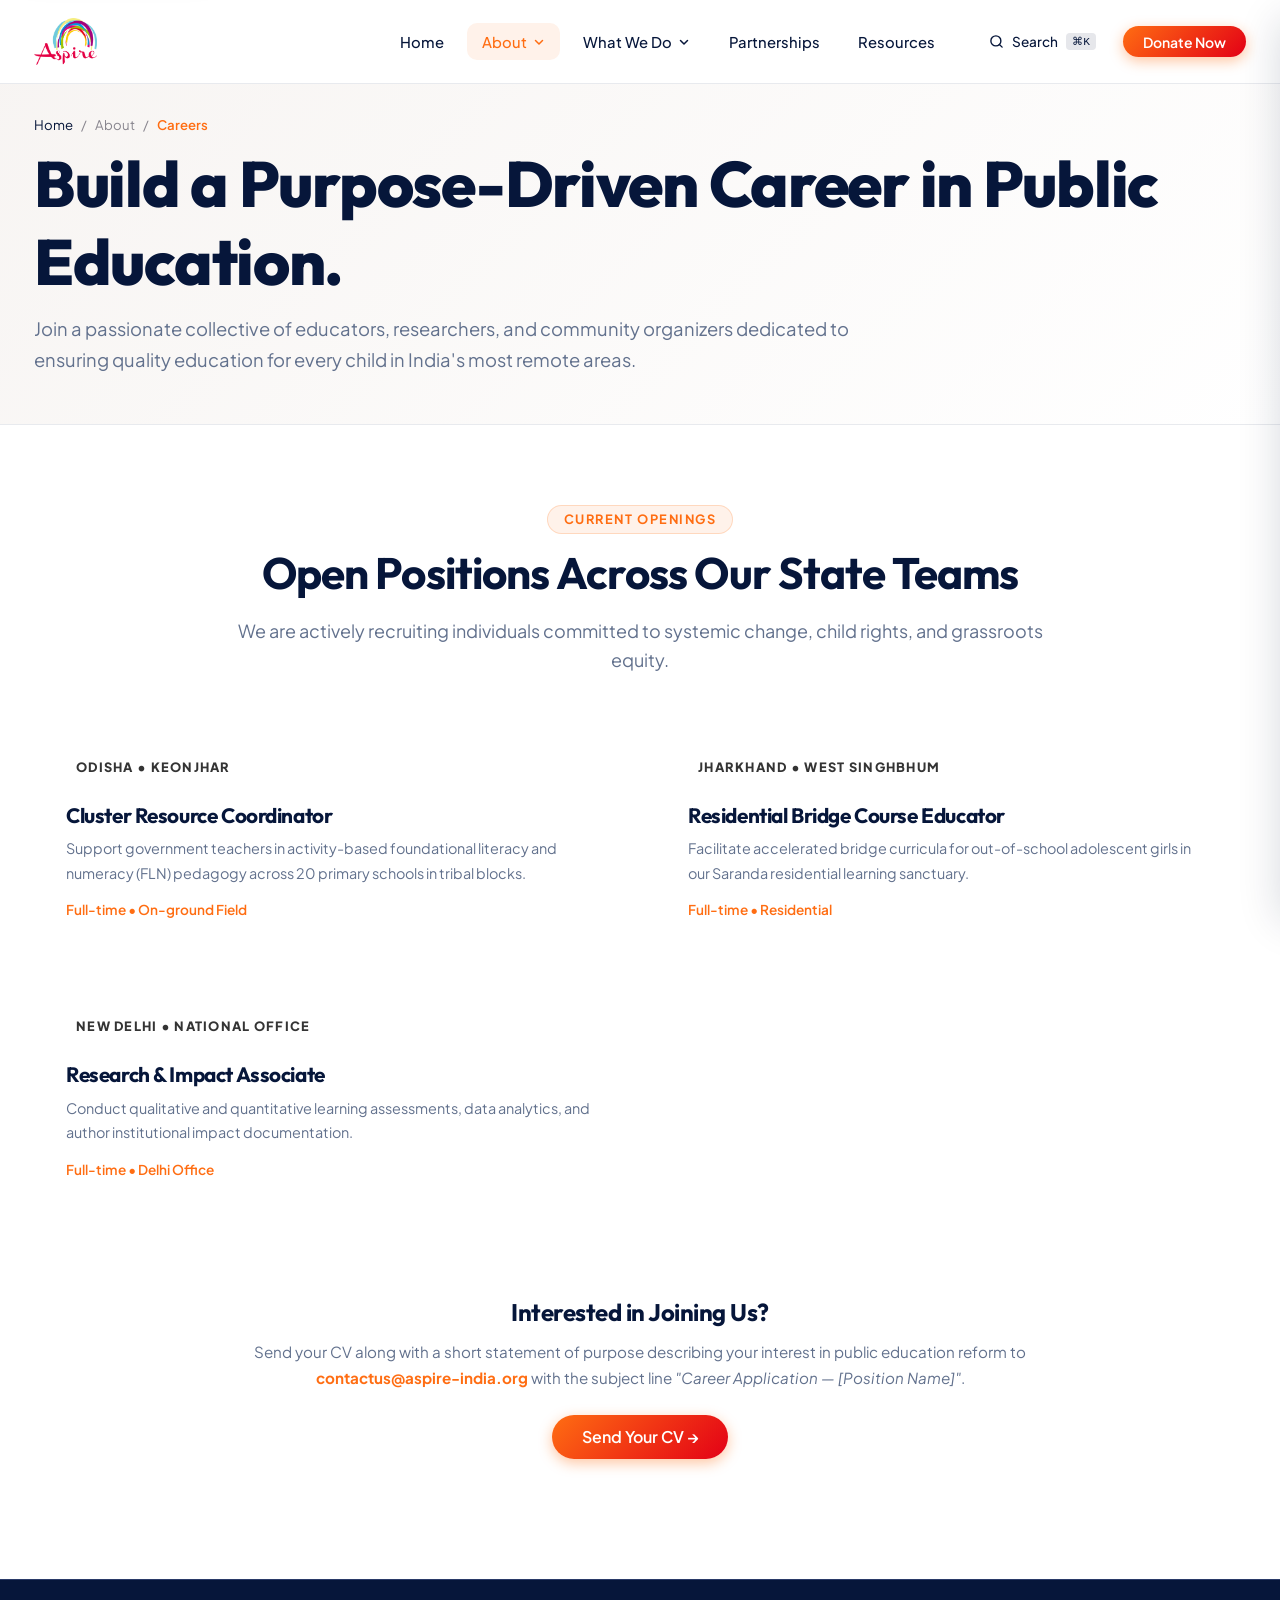
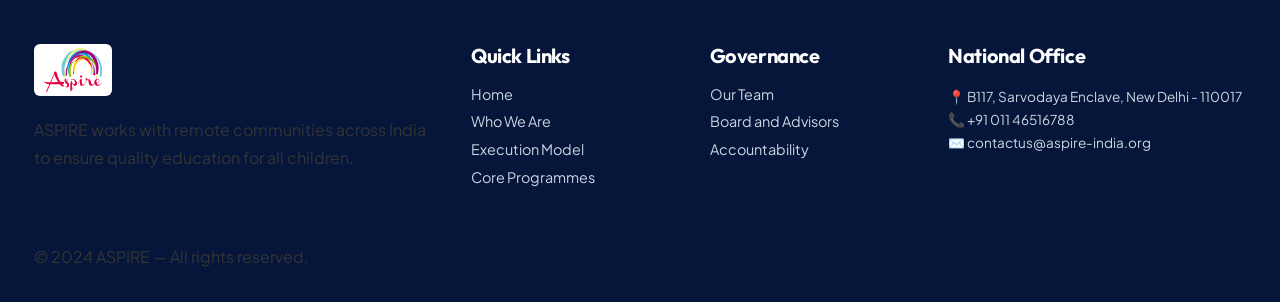
<file: pages/careers.html>
<!DOCTYPE html>
<html lang="en">
<head>
  <meta charset="UTF-8">
  <meta name="viewport" content="width=device-width, initial-scale=1.0">
  <meta name="description" content="Join ASPIRE India's mission. Explore career opportunities in grassroots education, pedagogy, research, and community mobilisation.">
  <title>Careers — Work With ASPIRE India</title>
  <link rel="preconnect" href="https://fonts.googleapis.com">
  <link rel="preconnect" href="https://fonts.gstatic.com" crossorigin>
  <link href="https://fonts.googleapis.com/css2?family=Newsreader:ital,opsz,wght@0,6..72,400;0,6..72,600;1,6..72,400;1,6..72,600&family=Outfit:wght@300;400;500;600;700;800;900&family=Plus+Jakarta+Sans:wght@300;400;500;600;700;800&display=swap" rel="stylesheet">
  <link rel="stylesheet" href="../css/styles.css?v=5.9">
</head>
<body>
  <a href="#main-content" class="skip-to-content">Skip to main content</a>

  <!-- Header -->
  <header class="site-header" role="banner">
    <div class="container header-inner">
      <a href="../index.html" class="site-logo" aria-label="ASPIRE India Homepage">
        <img src="../images/logo.png" alt="ASPIRE India Logo" height="46">
      </a>
      <nav class="desktop-nav" aria-label="Main Navigation">
        <ul class="nav-list">
          <li class="nav-item"><a href="../index.html" class="nav-link">Home</a></li>
          <li class="nav-item">
            <button class="nav-link nav-dropdown-toggle is-active" aria-expanded="false" aria-haspopup="true">
              About
              <svg width="12" height="12" viewBox="0 0 12 12" fill="none"><path d="M2.5 4.5L6 8L9.5 4.5" stroke="currentColor" stroke-width="1.5" stroke-linecap="round" stroke-linejoin="round"/></svg>
            </button>
                        <div class="nav-dropdown-menu" aria-hidden="true">
              <a href="about.html" class="dropdown-link">Who We Are<span class="dropdown-desc">Identity, mission, vision &amp; beliefs</span></a>
              <a href="board-advisors.html" class="dropdown-link">Board and Advisors<span class="dropdown-desc">Governance &amp; advisory council</span></a>
              <a href="team.html" class="dropdown-link">Our Team<span class="dropdown-desc">Leadership &amp; field professionals</span></a>
              <a href="trust-accountability.html" class="dropdown-link">Accountability<span class="dropdown-desc">Reports, audits &amp; disclosures</span></a>
              <a href="partnerships.html" class="dropdown-link">Partnerships<span class="dropdown-desc">CSR &amp; institutional collaboration</span></a>
              <a href="careers.html" class="dropdown-link is-active">Careers<span class="dropdown-desc">Join our grassroots movement</span></a>
              <a href="contact.html" class="dropdown-link">Contact Us<span class="dropdown-desc">Reach our national &amp; state offices</span></a>
            </div>
          </li>
          <li class="nav-item">
            <button class="nav-link nav-dropdown-toggle" aria-expanded="false" aria-haspopup="true">
              What We Do
              <svg width="12" height="12" viewBox="0 0 12 12" fill="none"><path d="M2.5 4.5L6 8L9.5 4.5" stroke="currentColor" stroke-width="1.5" stroke-linecap="round" stroke-linejoin="round"/></svg>
            </button>
            <div class="nav-dropdown-menu" aria-hidden="true">
              <a href="execution-model.html" class="dropdown-link">Execution Model<span class="dropdown-desc">Ecosystem-wide change methodology</span></a>
              <a href="programmes.html" class="dropdown-link">Core Programmes<span class="dropdown-desc">Flagship educational initiatives</span></a>
            </div>
          </li>
          <li class="nav-item"><a href="partnerships.html" class="nav-link">Partnerships</a></li>
          <li class="nav-item"><a href="resources.html" class="nav-link">Resources</a></li>
        </ul>
                <div style="display: flex; align-items: center; gap: 12px;">
          <button class="search-btn-trigger" aria-label="Open global search dialog" id="global-search-trigger">
            <svg width="15" height="15" viewBox="0 0 24 24" fill="none" stroke="currentColor" stroke-width="2.2" stroke-linecap="round" stroke-linejoin="round">
              <circle cx="11" cy="11" r="8"></circle>
              <line x1="21" y1="21" x2="16.65" y2="16.65"></line>
            </svg>
            <span>Search</span>
            <span class="search-kbd">⌘K</span>
          </button>
          <a href="donate.html" class="btn btn-primary btn-sm donate-cta">Donate Now</a>
        </div>
      </nav>
      <button class="hamburger-btn" aria-label="Toggle mobile menu" aria-expanded="false">
        <span class="hamburger-line"></span><span class="hamburger-line"></span><span class="hamburger-line"></span>
      </button>
    </div>
  </header>

  <div class="drawer-overlay" aria-hidden="true"></div>
  <div class="mobile-drawer" aria-hidden="true" role="dialog" aria-label="Mobile Navigation">
    <div class="drawer-header">
      <div class="site-logo"><img src="../images/logo.png" alt="ASPIRE Logo" height="40"></div>
      <button class="drawer-close-btn" aria-label="Close mobile menu">&times;</button>
    </div>
    <nav class="mobile-nav-list">
      <a href="../index.html" class="mobile-nav-link">Home</a>
      <a href="about.html" class="mobile-nav-link">Who We Are</a>
      <a href="board-advisors.html" class="mobile-nav-link">Board and Advisors</a>
      <a href="team.html" class="mobile-nav-link">Our Team</a>
      <a href="trust-accountability.html" class="mobile-nav-link">Accountability</a>
      <a href="partnerships.html" class="mobile-nav-link">Partnerships</a>
      <a href="careers.html" class="mobile-nav-link is-active">Careers</a>
      <a href="contact.html" class="mobile-nav-link">Contact Us</a>
    </nav>
  </div>

  <main id="main-content">
    <header class="page-hero">
      <div class="container">
        <nav class="breadcrumbs" aria-label="Breadcrumbs">
          <a href="../index.html">Home</a>
          <span class="separator">/</span>
          <span>About</span>
          <span class="separator">/</span>
          <span class="current">Careers</span>
        </nav>
        <h1 class="page-title">Build a Purpose-Driven Career in Public Education.</h1>
        <p class="page-lead">
          Join a passionate collective of educators, researchers, and community organizers dedicated to ensuring quality education for every child in India's most remote areas.
        </p>
      </div>
    </header>

    <section class="section">
      <div class="container">
        <div class="section-header reveal">
          <span class="section-tag">Current Openings</span>
          <h2 class="section-title">Open Positions Across Our State Teams</h2>
          <p class="section-subtitle">
            We are actively recruiting individuals committed to systemic change, child rights, and grassroots equity.
          </p>
        </div>

        <div class="team-grid reveal-stagger" style="margin-bottom: var(--space-12);">
          <div class="glass-panel" style="padding: var(--space-8);">
            <span class="pillar-number">Odisha &bull; Keonjhar</span>
            <h3 style="font-size: 1.3rem; margin: 0.5rem 0;">Cluster Resource Coordinator</h3>
            <p style="font-size: 0.9rem; color: var(--text-secondary); margin-bottom: var(--space-4);">
              Support government teachers in activity-based foundational literacy and numeracy (FLN) pedagogy across 20 primary schools in tribal blocks.
            </p>
            <div style="font-size: 0.85rem; font-weight: 600; color: var(--brand-primary);">Full-time &bull; On-ground Field</div>
          </div>

          <div class="glass-panel" style="padding: var(--space-8);">
            <span class="pillar-number">Jharkhand &bull; West Singhbhum</span>
            <h3 style="font-size: 1.3rem; margin: 0.5rem 0;">Residential Bridge Course Educator</h3>
            <p style="font-size: 0.9rem; color: var(--text-secondary); margin-bottom: var(--space-4);">
              Facilitate accelerated bridge curricula for out-of-school adolescent girls in our Saranda residential learning sanctuary.
            </p>
            <div style="font-size: 0.85rem; font-weight: 600; color: var(--brand-primary);">Full-time &bull; Residential</div>
          </div>

          <div class="glass-panel" style="padding: var(--space-8);">
            <span class="pillar-number">New Delhi &bull; National Office</span>
            <h3 style="font-size: 1.3rem; margin: 0.5rem 0;">Research &amp; Impact Associate</h3>
            <p style="font-size: 0.9rem; color: var(--text-secondary); margin-bottom: var(--space-4);">
              Conduct qualitative and quantitative learning assessments, data analytics, and author institutional impact documentation.
            </p>
            <div style="font-size: 0.85rem; font-weight: 600; color: var(--brand-primary);">Full-time &bull; Delhi Office</div>
          </div>
        </div>

        <!-- Application Box -->
        <div class="container-narrow reveal">
          <div class="glass-panel" style="padding: var(--space-10); text-align: center;">
            <h3 style="font-size: 1.5rem; margin-bottom: var(--space-3);">Interested in Joining Us?</h3>
            <p style="font-size: 0.95rem; color: var(--text-secondary); line-height: 1.7; margin-bottom: var(--space-6);">
              Send your CV along with a short statement of purpose describing your interest in public education reform to <a href="mailto:contactus@aspire-india.org" style="color: var(--brand-primary); font-weight: 700;">contactus@aspire-india.org</a> with the subject line <em>"Career Application — [Position Name]"</em>.
            </p>
            <a href="mailto:contactus@aspire-india.org" class="btn btn-primary">
              Send Your CV &rarr;
            </a>
          </div>
        </div>
      </div>
    </section>
  </main>

  <!-- Footer -->
  <footer class="site-footer" role="contentinfo">
    <div class="container">
      <div class="footer-grid">
        <div class="footer-brand">
          <img src="../images/logo.png" alt="ASPIRE India Logo" height="44" style="background: #fff; padding: 4px 10px; border-radius: var(--radius-sm); display: inline-block;">
          <p>ASPIRE works with remote communities across India to ensure quality education for all children.</p>
        </div>
        <div>
          <h4 class="footer-heading" style="color: #fff; margin-bottom: var(--space-4);">Quick Links</h4>
          <ul class="footer-links" style="list-style: none; padding: 0;">
            <li><a href="../index.html">Home</a></li>
            <li><a href="about.html">Who We Are</a></li>
            <li><a href="execution-model.html">Execution Model</a></li>
            <li><a href="programmes.html">Core Programmes</a></li>
          </ul>
        </div>
        <div>
          <h4 class="footer-heading" style="color: #fff; margin-bottom: var(--space-4);">Governance</h4>
          <ul class="footer-links" style="list-style: none; padding: 0;">
            <li><a href="team.html">Our Team</a></li>
            <li><a href="board-advisors.html">Board and Advisors</a></li>
            <li><a href="trust-accountability.html">Accountability</a></li>
          </ul>
        </div>
        <div>
          <h4 class="footer-heading" style="color: #fff; margin-bottom: var(--space-4);">National Office</h4>
          <p style="font-size: 0.85rem; color: #cbd5e1;">📍 B117, Sarvodaya Enclave, New Delhi - 110017</p>
          <p style="font-size: 0.85rem; color: #cbd5e1;">📞 +91 011 46516788</p>
          <p style="font-size: 0.85rem; color: #cbd5e1;">✉️ contactus@aspire-india.org</p>
        </div>
      </div>
      <div class="footer-bottom">
        <p>&copy; 2024 ASPIRE — All rights reserved.</p>
      </div>
    </div>
  </footer>

  <script src="../js/main.js?v=5.9" defer></script>
</body>
</html>
</file>
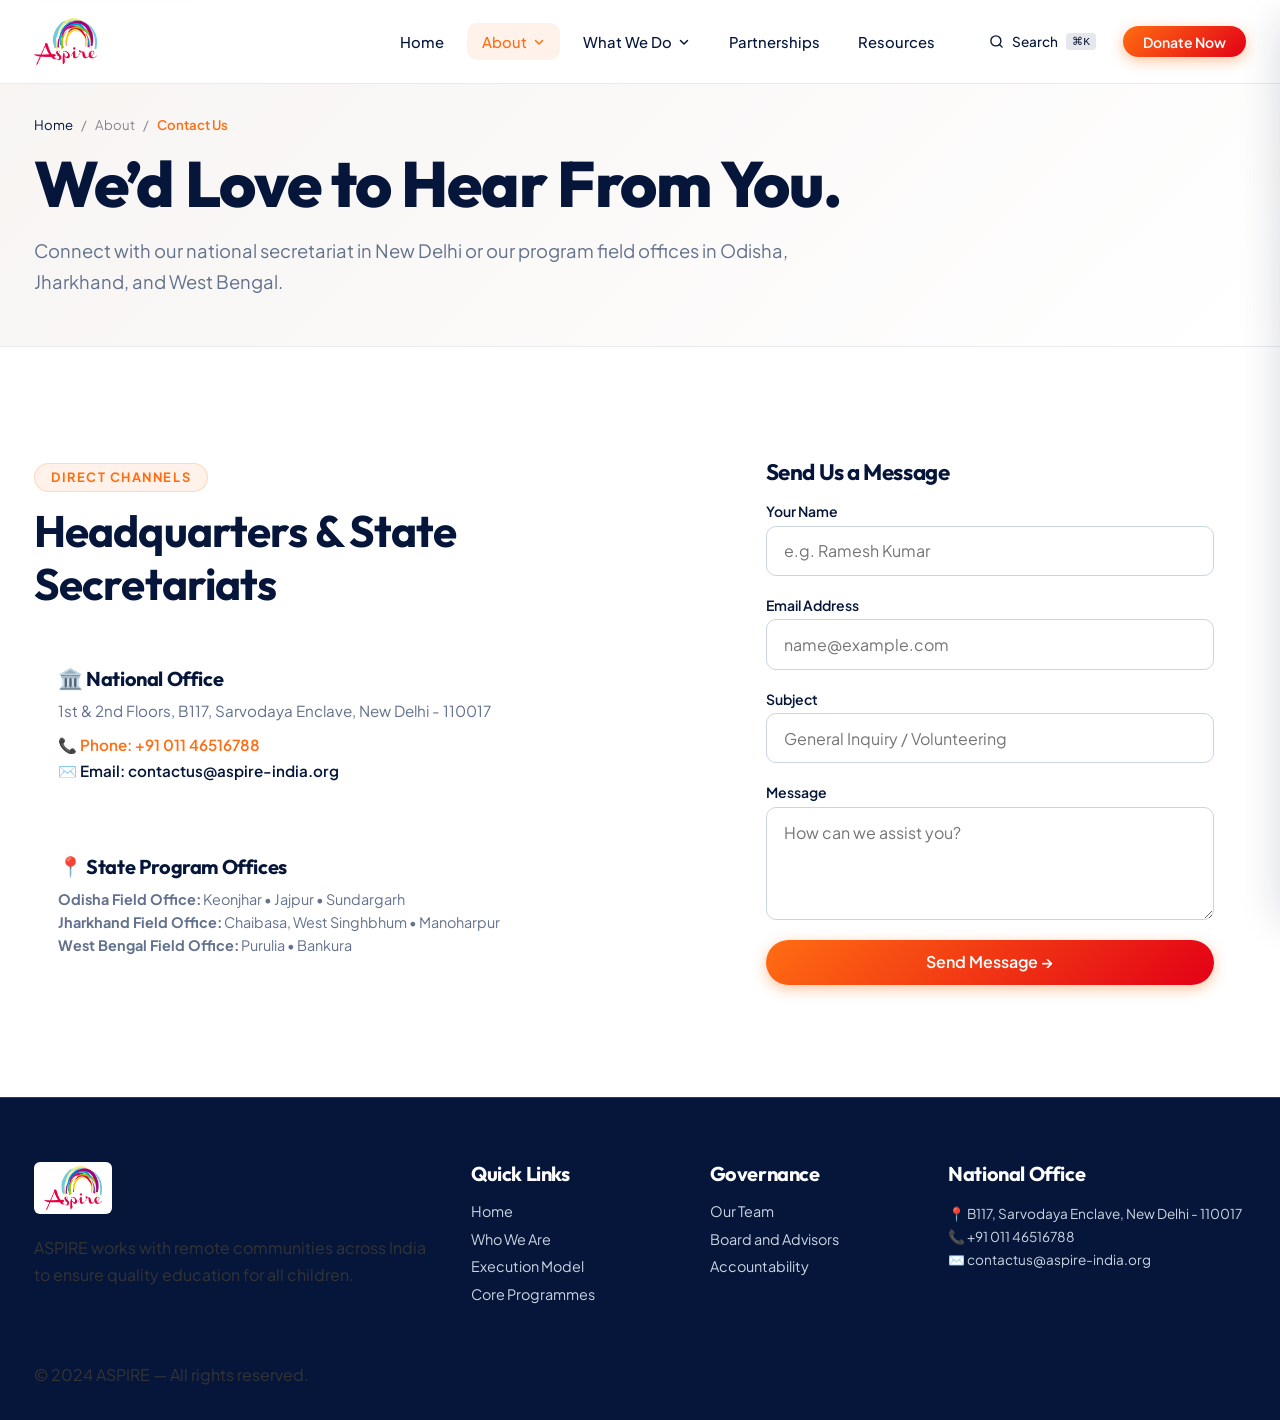
<file: pages/contact.html>
<!DOCTYPE html>
<html lang="en">
<head>
  <meta charset="UTF-8">
  <meta name="viewport" content="width=device-width, initial-scale=1.0">
  <meta name="description" content="Contact ASPIRE India National Office in New Delhi or our state field offices in Odisha, Jharkhand, and West Bengal.">
  <title>Contact Us — Reach ASPIRE India</title>
  <link rel="preconnect" href="https://fonts.googleapis.com">
  <link rel="preconnect" href="https://fonts.gstatic.com" crossorigin>
  <link href="https://fonts.googleapis.com/css2?family=Newsreader:ital,opsz,wght@0,6..72,400;0,6..72,600;1,6..72,400;1,6..72,600&family=Outfit:wght@300;400;500;600;700;800;900&family=Plus+Jakarta+Sans:wght@300;400;500;600;700;800&display=swap" rel="stylesheet">
  <link rel="stylesheet" href="../css/styles.css?v=5.9">
</head>
<body>
  <a href="#main-content" class="skip-to-content">Skip to main content</a>

  <!-- Header -->
  <header class="site-header" role="banner">
    <div class="container header-inner">
      <a href="../index.html" class="site-logo" aria-label="ASPIRE India Homepage">
        <img src="../images/logo.png" alt="ASPIRE India Logo" height="46">
      </a>
      <nav class="desktop-nav" aria-label="Main Navigation">
        <ul class="nav-list">
          <li class="nav-item"><a href="../index.html" class="nav-link">Home</a></li>
          <li class="nav-item">
            <button class="nav-link nav-dropdown-toggle is-active" aria-expanded="false" aria-haspopup="true">
              About
              <svg width="12" height="12" viewBox="0 0 12 12" fill="none"><path d="M2.5 4.5L6 8L9.5 4.5" stroke="currentColor" stroke-width="1.5" stroke-linecap="round" stroke-linejoin="round"/></svg>
            </button>
                        <div class="nav-dropdown-menu" aria-hidden="true">
              <a href="about.html" class="dropdown-link">Who We Are<span class="dropdown-desc">Identity, mission, vision &amp; beliefs</span></a>
              <a href="board-advisors.html" class="dropdown-link">Board and Advisors<span class="dropdown-desc">Governance &amp; advisory council</span></a>
              <a href="team.html" class="dropdown-link">Our Team<span class="dropdown-desc">Leadership &amp; field professionals</span></a>
              <a href="trust-accountability.html" class="dropdown-link">Accountability<span class="dropdown-desc">Reports, audits &amp; disclosures</span></a>
              <a href="partnerships.html" class="dropdown-link">Partnerships<span class="dropdown-desc">CSR &amp; institutional collaboration</span></a>
              <a href="careers.html" class="dropdown-link">Careers<span class="dropdown-desc">Join our grassroots movement</span></a>
              <a href="contact.html" class="dropdown-link is-active">Contact Us<span class="dropdown-desc">Reach our national &amp; state offices</span></a>
            </div>
          </li>
          <li class="nav-item">
            <button class="nav-link nav-dropdown-toggle" aria-expanded="false" aria-haspopup="true">
              What We Do
              <svg width="12" height="12" viewBox="0 0 12 12" fill="none"><path d="M2.5 4.5L6 8L9.5 4.5" stroke="currentColor" stroke-width="1.5" stroke-linecap="round" stroke-linejoin="round"/></svg>
            </button>
            <div class="nav-dropdown-menu" aria-hidden="true">
              <a href="execution-model.html" class="dropdown-link">Execution Model<span class="dropdown-desc">Ecosystem-wide change methodology</span></a>
              <a href="programmes.html" class="dropdown-link">Core Programmes<span class="dropdown-desc">Flagship educational initiatives</span></a>
            </div>
          </li>
          <li class="nav-item"><a href="partnerships.html" class="nav-link">Partnerships</a></li>
          <li class="nav-item"><a href="resources.html" class="nav-link">Resources</a></li>
        </ul>
                <div style="display: flex; align-items: center; gap: 12px;">
          <button class="search-btn-trigger" aria-label="Open global search dialog" id="global-search-trigger">
            <svg width="15" height="15" viewBox="0 0 24 24" fill="none" stroke="currentColor" stroke-width="2.2" stroke-linecap="round" stroke-linejoin="round">
              <circle cx="11" cy="11" r="8"></circle>
              <line x1="21" y1="21" x2="16.65" y2="16.65"></line>
            </svg>
            <span>Search</span>
            <span class="search-kbd">⌘K</span>
          </button>
          <a href="donate.html" class="btn btn-primary btn-sm donate-cta">Donate Now</a>
        </div>
      </nav>
      <button class="hamburger-btn" aria-label="Toggle mobile menu" aria-expanded="false">
        <span class="hamburger-line"></span><span class="hamburger-line"></span><span class="hamburger-line"></span>
      </button>
    </div>
  </header>

  <div class="drawer-overlay" aria-hidden="true"></div>
  <div class="mobile-drawer" aria-hidden="true" role="dialog" aria-label="Mobile Navigation">
    <div class="drawer-header">
      <div class="site-logo"><img src="../images/logo.png" alt="ASPIRE Logo" height="40"></div>
      <button class="drawer-close-btn" aria-label="Close mobile menu">&times;</button>
    </div>
    <nav class="mobile-nav-list">
      <a href="../index.html" class="mobile-nav-link">Home</a>
      <a href="about.html" class="mobile-nav-link">Who We Are</a>
      <a href="board-advisors.html" class="mobile-nav-link">Board and Advisors</a>
      <a href="team.html" class="mobile-nav-link">Our Team</a>
      <a href="trust-accountability.html" class="mobile-nav-link">Accountability</a>
      <a href="partnerships.html" class="mobile-nav-link">Partnerships</a>
      <a href="careers.html" class="mobile-nav-link">Careers</a>
      <a href="contact.html" class="mobile-nav-link is-active">Contact Us</a>
    </nav>
  </div>

  <main id="main-content">
    <header class="page-hero">
      <div class="container">
        <nav class="breadcrumbs" aria-label="Breadcrumbs">
          <a href="../index.html">Home</a>
          <span class="separator">/</span>
          <span>About</span>
          <span class="separator">/</span>
          <span class="current">Contact Us</span>
        </nav>
        <h1 class="page-title">We’d Love to Hear From You.</h1>
        <p class="page-lead">
          Connect with our national secretariat in New Delhi or our program field offices in Odisha, Jharkhand, and West Bengal.
        </p>
      </div>
    </header>

    <section class="section">
      <div class="container">
        <div class="story-start-grid">
          <!-- Left: Contact Details -->
          <div class="reveal">
            <span class="section-tag">Direct Channels</span>
            <h2 class="section-title">Headquarters &amp; State Secretariats</h2>
            <div style="display: flex; flex-direction: column; gap: var(--space-6); margin-top: var(--space-8);">
              <div class="glass-panel" style="padding: var(--space-6);">
                <h3 style="font-size: 1.25rem; color: var(--brand-navy); margin-bottom: var(--space-2);">🏛️ National Office</h3>
                <p style="font-size: 0.95rem; color: var(--text-secondary); line-height: 1.6; margin-bottom: 0.5rem;">
                  1st &amp; 2nd Floors, B117, Sarvodaya Enclave, New Delhi - 110017
                </p>
                <p style="font-size: 0.95rem; color: var(--brand-primary); font-weight: 600;">
                  📞 Phone: +91 011 46516788
                </p>
                <p style="font-size: 0.95rem; color: var(--brand-navy); font-weight: 600;">
                  ✉️ Email: contactus@aspire-india.org
                </p>
              </div>

              <div class="glass-panel" style="padding: var(--space-6);">
                <h3 style="font-size: 1.25rem; color: var(--brand-navy); margin-bottom: var(--space-2);">📍 State Program Offices</h3>
                <p style="font-size: 0.9rem; color: var(--text-secondary); line-height: 1.6;">
                  <strong>Odisha Field Office:</strong> Keonjhar &bull; Jajpur &bull; Sundargarh<br>
                  <strong>Jharkhand Field Office:</strong> Chaibasa, West Singhbhum &bull; Manoharpur<br>
                  <strong>West Bengal Field Office:</strong> Purulia &bull; Bankura
                </p>
              </div>
            </div>
          </div>

          <!-- Right: Contact Inquiry Form -->
          <div class="reveal">
            <div class="glass-panel" style="padding: var(--space-8);">
              <h3 style="font-size: 1.4rem; margin-bottom: var(--space-4);">Send Us a Message</h3>
              <form id="contact-form" onsubmit="event.preventDefault(); alert('Thank you for contacting ASPIRE India. We will respond within 24 hours.');">
                <div class="form-field">
                  <label for="c-name" class="form-label">Your Name</label>
                  <input type="text" id="c-name" class="form-input" placeholder="e.g. Ramesh Kumar" required>
                </div>
                <div class="form-field">
                  <label for="c-email" class="form-label">Email Address</label>
                  <input type="email" id="c-email" class="form-input" placeholder="name@example.com" required>
                </div>
                <div class="form-field">
                  <label for="c-subject" class="form-label">Subject</label>
                  <input type="text" id="c-subject" class="form-input" placeholder="General Inquiry / Volunteering" required>
                </div>
                <div class="form-field">
                  <label for="c-message" class="form-label">Message</label>
                  <textarea id="c-message" class="form-textarea" rows="4" placeholder="How can we assist you?" required></textarea>
                </div>
                <button type="submit" class="btn btn-primary btn-block" style="width: 100%;">
                  Send Message &rarr;
                </button>
              </form>
            </div>
          </div>
        </div>
      </div>
    </section>
  </main>

  <!-- Footer -->
  <footer class="site-footer" role="contentinfo">
    <div class="container">
      <div class="footer-grid">
        <div class="footer-brand">
          <img src="../images/logo.png" alt="ASPIRE India Logo" height="44" style="background: #fff; padding: 4px 10px; border-radius: var(--radius-sm); display: inline-block;">
          <p>ASPIRE works with remote communities across India to ensure quality education for all children.</p>
        </div>
        <div>
          <h4 class="footer-heading" style="color: #fff; margin-bottom: var(--space-4);">Quick Links</h4>
          <ul class="footer-links" style="list-style: none; padding: 0;">
            <li><a href="../index.html">Home</a></li>
            <li><a href="about.html">Who We Are</a></li>
            <li><a href="execution-model.html">Execution Model</a></li>
            <li><a href="programmes.html">Core Programmes</a></li>
          </ul>
        </div>
        <div>
          <h4 class="footer-heading" style="color: #fff; margin-bottom: var(--space-4);">Governance</h4>
          <ul class="footer-links" style="list-style: none; padding: 0;">
            <li><a href="team.html">Our Team</a></li>
            <li><a href="board-advisors.html">Board and Advisors</a></li>
            <li><a href="trust-accountability.html">Accountability</a></li>
          </ul>
        </div>
        <div>
          <h4 class="footer-heading" style="color: #fff; margin-bottom: var(--space-4);">National Office</h4>
          <p style="font-size: 0.85rem; color: #cbd5e1;">📍 B117, Sarvodaya Enclave, New Delhi - 110017</p>
          <p style="font-size: 0.85rem; color: #cbd5e1;">📞 +91 011 46516788</p>
          <p style="font-size: 0.85rem; color: #cbd5e1;">✉️ contactus@aspire-india.org</p>
        </div>
      </div>
      <div class="footer-bottom">
        <p>&copy; 2024 ASPIRE — All rights reserved.</p>
      </div>
    </div>
  </footer>

  <script src="../js/main.js?v=5.9" defer></script>
</body>
</html>
</file>
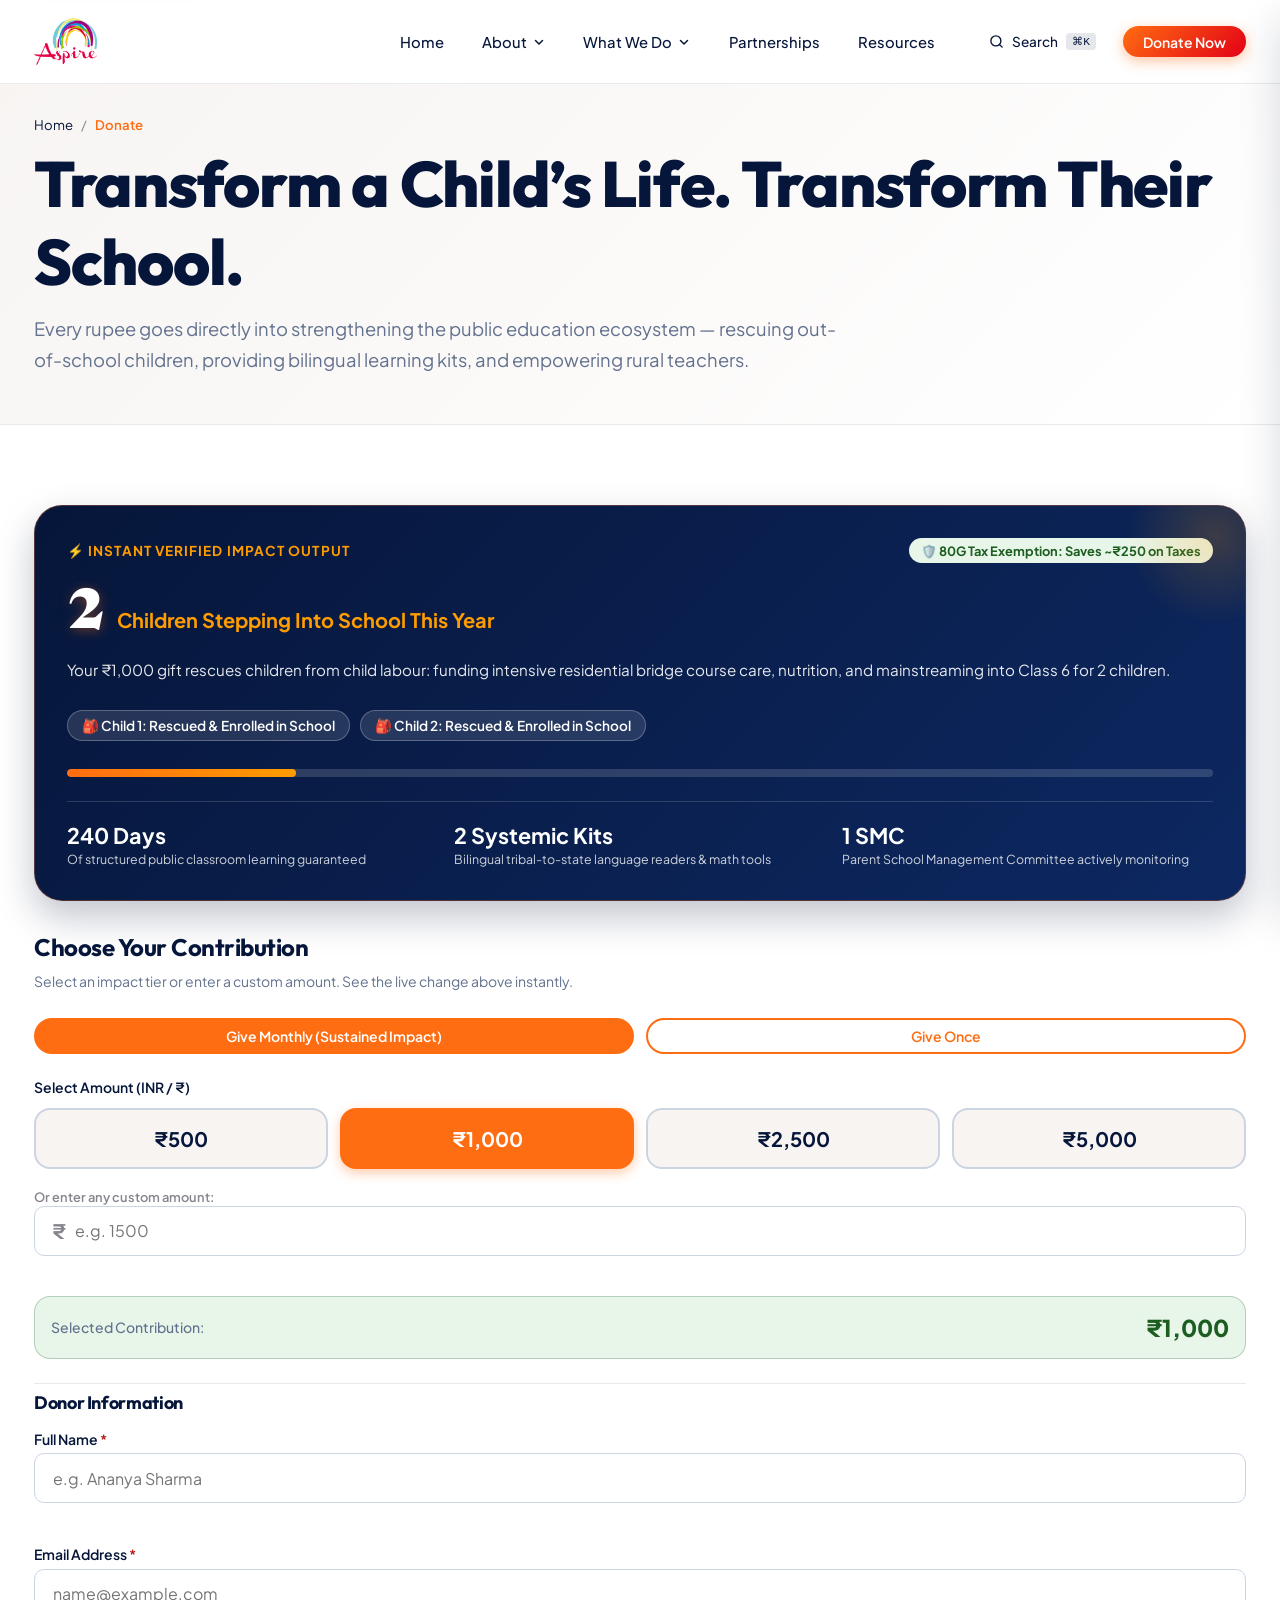
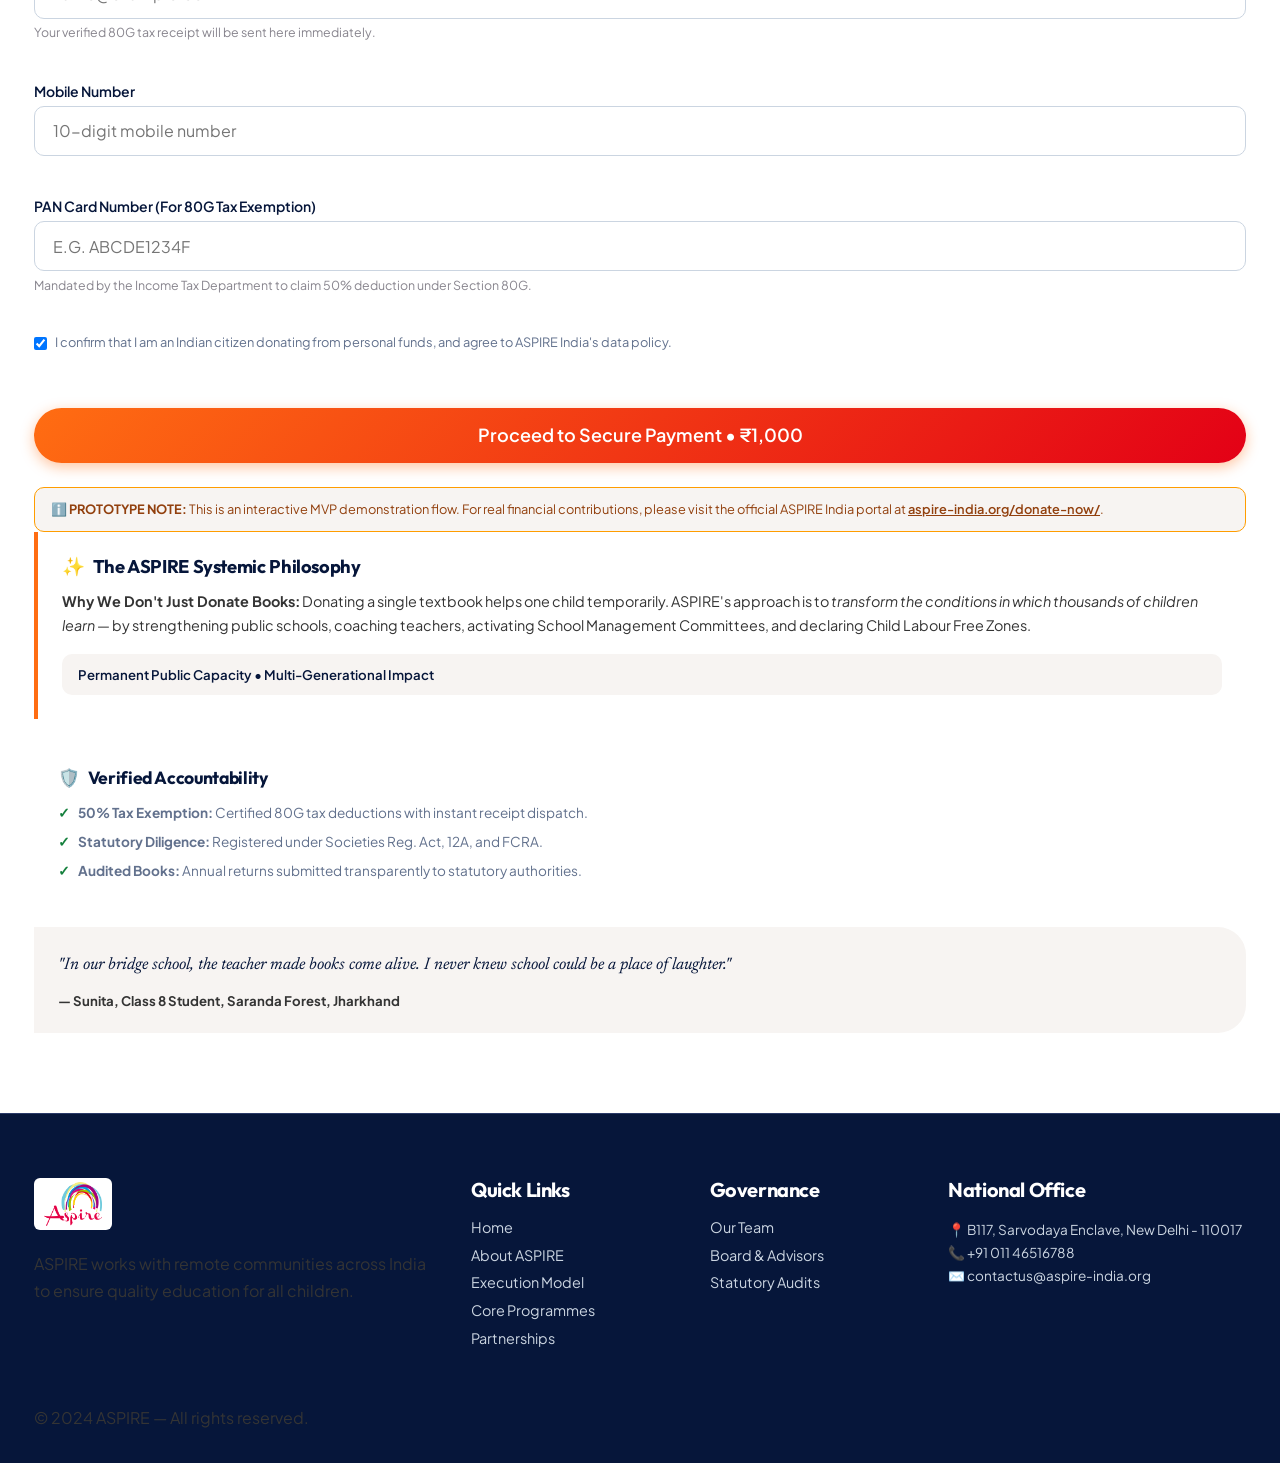
<file: pages/donate.html>
<!DOCTYPE html>
<html lang="en">
<head>
  <meta charset="UTF-8">
  <meta name="viewport" content="width=device-width, initial-scale=1.0">
  <meta name="description" content="Support ASPIRE India's mission to transform public education. Instant impact calculator, school-going motivation, and 80G tax exemption.">
  <title>Donate — Empower A Child's Future | ASPIRE India</title>
  <link rel="preconnect" href="https://fonts.googleapis.com">
  <link rel="preconnect" href="https://fonts.gstatic.com" crossorigin>
  <link href="https://fonts.googleapis.com/css2?family=Newsreader:ital,opsz,wght@0,6..72,400;0,6..72,600;1,6..72,400;1,6..72,600&family=Outfit:wght@300;400;500;600;700;800;900&family=Plus+Jakarta+Sans:wght@300;400;500;600;700;800&display=swap" rel="stylesheet">
  <link rel="stylesheet" href="../css/styles.css?v=5.9">
</head>
<body>
  <a href="#main-content" class="skip-to-content">Skip to main content</a>

  <!-- Header -->
  <header class="site-header" role="banner">
    <div class="container header-inner">
      <a href="../index.html" class="site-logo" aria-label="ASPIRE India Homepage">
        <img src="../images/logo.png" alt="ASPIRE India Logo" height="46">
      </a>
      <nav class="desktop-nav" aria-label="Main Navigation">
        <ul class="nav-list">
          <li class="nav-item"><a href="../index.html" class="nav-link">Home</a></li>
          <li class="nav-item">
            <button class="nav-link nav-dropdown-toggle" aria-expanded="false" aria-haspopup="true">
              About
              <svg width="12" height="12" viewBox="0 0 12 12" fill="none"><path d="M2.5 4.5L6 8L9.5 4.5" stroke="currentColor" stroke-width="1.5" stroke-linecap="round" stroke-linejoin="round"/></svg>
            </button>
                        <div class="nav-dropdown-menu" aria-hidden="true">
              <a href="about.html" class="dropdown-link">Who We Are<span class="dropdown-desc">Identity, mission, vision &amp; beliefs</span></a>
              <a href="board-advisors.html" class="dropdown-link">Board and Advisors<span class="dropdown-desc">Governance &amp; advisory council</span></a>
              <a href="team.html" class="dropdown-link">Our Team<span class="dropdown-desc">Leadership &amp; field professionals</span></a>
              <a href="trust-accountability.html" class="dropdown-link">Accountability<span class="dropdown-desc">Reports, audits &amp; disclosures</span></a>
              <a href="partnerships.html" class="dropdown-link">Partnerships<span class="dropdown-desc">CSR &amp; institutional collaboration</span></a>
              <a href="careers.html" class="dropdown-link">Careers<span class="dropdown-desc">Join our grassroots movement</span></a>
              <a href="contact.html" class="dropdown-link">Contact Us<span class="dropdown-desc">Reach our national &amp; state offices</span></a>
            </div>
          </li>
          <li class="nav-item">
            <button class="nav-link nav-dropdown-toggle" aria-expanded="false" aria-haspopup="true">
              What We Do
              <svg width="12" height="12" viewBox="0 0 12 12" fill="none"><path d="M2.5 4.5L6 8L9.5 4.5" stroke="currentColor" stroke-width="1.5" stroke-linecap="round" stroke-linejoin="round"/></svg>
            </button>
            <div class="nav-dropdown-menu" aria-hidden="true">
              <a href="execution-model.html" class="dropdown-link">Execution Model<span class="dropdown-desc">Ecosystem-wide change methodology</span></a>
              <a href="programmes.html" class="dropdown-link">Core Programmes<span class="dropdown-desc">Flagship educational initiatives</span></a>
            </div>
          </li>
          <li class="nav-item"><a href="partnerships.html" class="nav-link">Partnerships</a></li>
          <li class="nav-item"><a href="resources.html" class="nav-link">Resources</a></li>
        </ul>
                <div style="display: flex; align-items: center; gap: 12px;">
          <button class="search-btn-trigger" aria-label="Open global search dialog" id="global-search-trigger">
            <svg width="15" height="15" viewBox="0 0 24 24" fill="none" stroke="currentColor" stroke-width="2.2" stroke-linecap="round" stroke-linejoin="round">
              <circle cx="11" cy="11" r="8"></circle>
              <line x1="21" y1="21" x2="16.65" y2="16.65"></line>
            </svg>
            <span>Search</span>
            <span class="search-kbd">⌘K</span>
          </button>
          <a href="donate.html" class="btn btn-primary btn-sm donate-cta">Donate Now</a>
        </div>
      </nav>
      <button class="hamburger-btn" aria-label="Toggle mobile menu" aria-expanded="false">
        <span class="hamburger-line"></span><span class="hamburger-line"></span><span class="hamburger-line"></span>
      </button>
    </div>
  </header>

  <div class="drawer-overlay" aria-hidden="true"></div>
  <div class="mobile-drawer" aria-hidden="true" role="dialog" aria-label="Mobile Navigation">
    <div class="drawer-header">
      <div class="site-logo"><img src="../images/logo.png" alt="ASPIRE Logo" height="40"></div>
      <button class="drawer-close-btn" aria-label="Close mobile menu">&times;</button>
    </div>
    <nav class="mobile-nav-list">
      <a href="../index.html" class="mobile-nav-link">Home</a>
      <a href="about.html" class="mobile-nav-link">Overview</a>
      <a href="team.html" class="mobile-nav-link">Our Team</a>
      <a href="board-advisors.html" class="mobile-nav-link">Board &amp; Advisors</a>
      <a href="execution-model.html" class="mobile-nav-link">Execution Model</a>
      <a href="programmes.html" class="mobile-nav-link">Core Programmes</a>
      <a href="partnerships.html" class="mobile-nav-link">Partnerships</a>
      <a href="resources.html" class="mobile-nav-link">Resources</a>
    </nav>
  </div>

  <main id="main-content">
    <header class="page-hero">
      <div class="container">
        <nav class="breadcrumbs" aria-label="Breadcrumbs">
          <a href="../index.html">Home</a>
          <span class="separator">/</span>
          <span class="current">Donate</span>
        </nav>
        <h1 class="page-title">Transform a Child’s Life. Transform Their School.</h1>
        <p class="page-lead">
          Every rupee goes directly into strengthening the public education ecosystem — rescuing out-of-school children, providing bilingual learning kits, and empowering rural teachers.
        </p>
      </div>
    </header>

    <section class="section" aria-labelledby="donation-heading">
      <div class="container">
        <!-- Interactive School-Going Motivation Visualizer -->
        <div class="school-going-visualizer reveal" id="school-visualizer">
          <div class="visualizer-header">
            <span class="visualizer-title">⚡ Instant Verified Impact Output</span>
            <span class="tax-badge-80g" id="tax-savings-badge">🛡️ 80G Tax Exemption: Saves ₹500 on Taxes</span>
          </div>

          <div class="visualizer-output-hero">
            <span class="count-number" id="impact-child-count">2</span>
            <span class="count-label" id="impact-child-label">Children Stepping Into School This Year</span>
          </div>

          <p id="impact-description-text" style="font-size: 0.95rem; color: rgba(255,255,255,0.9); margin-bottom: var(--space-3); line-height: 1.5;">
            Your ₹1,000 monthly contribution covers complete remedial bridge course coaching, bilingual foundational toolkits, and school transition care for 2 children.
          </p>

          <!-- Animated Avatars Row -->
          <div class="school-going-avatars" id="school-avatars-row">
            <span class="school-child-pill">🎒 Child 1: Foundational Literacy Kit</span>
            <span class="school-child-pill">🎒 Child 2: Bridge Course Remedial Care</span>
          </div>

          <div class="school-progress-bar-wrap">
            <div class="school-progress-bar-fill" id="impact-progress-fill" style="width: 40%;"></div>
          </div>

          <div class="visualizer-metrics-grid">
            <div class="v-metric-item">
              <div class="v-num" id="metric-school-days">200 Days</div>
              <div class="v-desc">Of structured public classroom learning guaranteed</div>
            </div>
            <div class="v-metric-item">
              <div class="v-num" id="metric-toolkits">2 Kits</div>
              <div class="v-desc">Bilingual tribal-to-state language readers &amp; math tools</div>
            </div>
            <div class="v-metric-item">
              <div class="v-num" id="metric-smc">1 SMC</div>
              <div class="v-desc">Parent School Management Committee actively monitoring</div>
            </div>
          </div>
        </div>

        <div class="donation-layout">
          <!-- Left Col: Form -->
          <div class="donation-form-container reveal">
            <h2 id="donation-heading" style="font-size: 1.5rem; margin-bottom: var(--space-2);">Choose Your Contribution</h2>
            <p style="font-size: 0.875rem; color: var(--text-secondary); margin-bottom: var(--space-6);">
              Select an impact tier or enter a custom amount. See the live change above instantly.
            </p>

            <form id="donation-form" novalidate>
              <!-- Frequency Switch -->
              <div style="display: flex; gap: var(--space-3); margin-bottom: var(--space-6);">
                <button type="button" class="btn btn-outline btn-sm is-active" id="btn-give-monthly" style="flex: 1; border-color: var(--brand-primary); background: var(--brand-primary); color: #fff;">
                  Give Monthly (Sustained Impact)
                </button>
                <button type="button" class="btn btn-outline btn-sm" id="btn-give-once" style="flex: 1;">
                  Give Once
                </button>
              </div>

              <!-- Amount Presets Grid -->
              <div class="form-step">
                <label class="form-label" style="margin-bottom: var(--space-3); display: block;">Select Amount (INR / ₹)</label>
                <div class="amount-presets-grid" role="group" aria-label="Donation amount presets">
                  <button type="button" class="amount-preset-btn" data-amount="500">₹500</button>
                  <button type="button" class="amount-preset-btn is-selected" data-amount="1000">₹1,000</button>
                  <button type="button" class="amount-preset-btn" data-amount="2500">₹2,500</button>
                  <button type="button" class="amount-preset-btn" data-amount="5000">₹5,000</button>
                </div>

                <!-- Custom Amount -->
                <div class="custom-amount-wrap">
                  <label for="custom-amount" class="form-label" style="font-size: 0.8rem; color: var(--text-muted);">Or enter any custom amount:</label>
                  <div class="input-with-symbol">
                    <span class="currency-symbol" aria-hidden="true">₹</span>
                    <input type="number" id="custom-amount" class="form-input" min="100" max="1000000" step="100" placeholder="e.g. 1500" aria-label="Custom donation amount in Rupees">
                  </div>
                  <div class="amount-error field-error" aria-live="polite"></div>
                </div>

                <div class="selected-amount-banner">
                  <span style="font-size: 0.875rem; font-weight: 500; color: var(--text-secondary);">Selected Contribution:</span>
                  <span class="selected-amount-display" id="selected-amount-text">₹1,000</span>
                </div>
              </div>

              <!-- Donor Information -->
              <div class="form-step">
                <h3 style="font-size: 1.125rem; margin-bottom: var(--space-4); padding-top: var(--space-2); border-top: 1px solid var(--border-light);">
                  Donor Information
                </h3>

                <div class="form-field">
                  <label for="donor-name" class="form-label">Full Name <span style="color: var(--color-error);">*</span></label>
                  <input type="text" id="donor-name" class="form-input" placeholder="e.g. Ananya Sharma" required autocomplete="name">
                  <div class="field-error" aria-live="polite"></div>
                </div>

                <div class="form-field">
                  <label for="donor-email" class="form-label">Email Address <span style="color: var(--color-error);">*</span></label>
                  <input type="email" id="donor-email" class="form-input" placeholder="name@example.com" required autocomplete="email">
                  <span class="field-help">Your verified 80G tax receipt will be sent here immediately.</span>
                  <div class="field-error" aria-live="polite"></div>
                </div>

                <div class="form-field">
                  <label for="donor-phone" class="form-label">Mobile Number</label>
                  <input type="tel" id="donor-phone" class="form-input" placeholder="10-digit mobile number" autocomplete="tel">
                  <div class="field-error" aria-live="polite"></div>
                </div>

                <div class="form-field">
                  <label for="donor-pan" class="form-label">PAN Card Number (For 80G Tax Exemption)</label>
                  <input type="text" id="donor-pan" class="form-input" placeholder="e.g. ABCDE1234F" maxlength="10" style="text-transform: uppercase;">
                  <span class="field-help">Mandated by the Income Tax Department to claim 50% deduction under Section 80G.</span>
                  <div class="field-error" aria-live="polite"></div>
                </div>

                <div class="form-field" style="margin-top: var(--space-4);">
                  <label style="display: flex; gap: var(--space-2); align-items: flex-start; cursor: pointer; font-size: 0.8rem; color: var(--text-secondary);">
                    <input type="checkbox" id="donor-consent" required style="margin-top: 3px;" checked>
                    <span>I confirm that I am an Indian citizen donating from personal funds, and agree to ASPIRE India's data policy.</span>
                  </label>
                  <div class="field-error" aria-live="polite"></div>
                </div>

                <button type="submit" class="btn btn-primary btn-lg donate-submit-btn" style="width: 100%; margin-top: var(--space-4);" data-track="donation:submit">
                  Proceed to Secure Payment &bull; ₹1,000
                </button>
              </div>

              <!-- Processing State -->
              <div class="donation-processing" aria-live="assertive">
                <div style="font-size: 2.5rem; margin-bottom: var(--space-2); animation: spin 1s infinite linear;">⏳</div>
                <h3 style="font-size: 1.25rem; margin-bottom: 0.5rem;">Securely processing your donation...</h3>
                <p style="font-size: 0.875rem; color: var(--text-secondary);">
                  Verifying with gateway. Please do not refresh.
                </p>
              </div>

              <!-- Success State -->
              <div class="donation-success" aria-live="polite">
                <div style="font-size: 3rem; margin-bottom: var(--space-2);">🎉</div>
                <h3 style="color: var(--color-success); font-size: 1.5rem; margin-bottom: 0.5rem;">
                  Thank You For Giving a Child a Future!
                </h3>
                <p style="font-size: 0.95rem; color: var(--text-primary); margin-bottom: var(--space-4);">
                  Your generous contribution will directly support classroom instruction and school transition.
                </p>
                <div style="background: #fff; padding: var(--space-4); border-radius: var(--radius-md); border: 1px solid var(--color-success); margin-bottom: var(--space-6); text-align: left; font-size: 0.85rem;">
                  <div><strong>Confirmed Contribution:</strong> <span class="success-amount">₹1,000</span></div>
                  <div><strong>Transaction Reference:</strong> <span class="success-ref">ASP-2024-8849</span></div>
                  <div><strong>80G Receipt:</strong> Generated and sent to your email.</div>
                </div>

                <!-- 1-Click Share Box -->
                <div class="share-impact-box">
                  <h4 style="font-size: 1rem; color: var(--brand-navy); margin-bottom: 4px;">Inspire Your Network</h4>
                  <p style="font-size: 0.825rem; color: var(--text-secondary);">
                    Share this movement with your friends and colleagues to multiply our impact.
                  </p>
                  <div class="share-btns-wrap">
                    <a href="https://api.whatsapp.com/send?text=I%20just%20supported%20quality%20education%20for%20rural%20children%20with%20ASPIRE%20India.%20Join%20the%20movement%20here%3A%20https%3A%2F%2Faspire-india.org" target="_blank" rel="noopener noreferrer" class="btn-share btn-share-whatsapp">
                      Share on WhatsApp
                    </a>
                    <a href="https://www.linkedin.com/sharing/share-offsite/?url=https%3A%2F%2Faspire-india.org" target="_blank" rel="noopener noreferrer" class="btn-share btn-share-linkedin">
                      Share on LinkedIn
                    </a>
                    <a href="https://twitter.com/intent/tweet?text=I%20just%20supported%20quality%20education%20for%20rural%20children%20with%20%40Aspire_India_.%20Join%20us%3A&url=https%3A%2F%2Faspire-india.org" target="_blank" rel="noopener noreferrer" class="btn-share btn-share-twitter">
                      Share on X
                    </a>
                  </div>
                </div>

                <div style="margin-top: var(--space-6);">
                  <a href="../index.html" class="btn btn-outline">Return to Homepage</a>
                </div>
              </div>

              <!-- Error State -->
              <div class="donation-error" aria-live="assertive">
                <div style="font-size: 3rem; margin-bottom: var(--space-2);">⚠️</div>
                <h3 style="color: var(--color-error); font-size: 1.25rem; margin-bottom: 0.5rem;">
                  Payment could not be completed.
                </h3>
                <p style="font-size: 0.875rem; color: var(--text-secondary); margin-bottom: var(--space-4);">
                  No money was deducted. You can try again or use the official donation facility.
                </p>
                <div class="btn-group" style="justify-content: center;">
                  <button type="button" class="btn btn-primary donation-retry-btn">Try Again</button>
                  <a href="https://aspire-india.org/donate-now/" target="_blank" rel="noopener noreferrer" class="btn btn-outline">Official Portal &nearr;</a>
                </div>
              </div>

              <div class="prototype-disclaimer">
                <strong>ℹ️ PROTOTYPE NOTE:</strong> This is an interactive MVP demonstration flow. For real financial contributions, please visit the official ASPIRE India portal at <a href="https://aspire-india.org/donate-now/" target="_blank" rel="noopener noreferrer" style="text-decoration: underline; font-weight: 600;">aspire-india.org/donate-now/</a>.
              </div>
            </form>
          </div>

          <!-- Right Col: Trust & Systemic Impact Philosophy -->
          <div class="reveal">
            <!-- Systemic Philosophy Card -->
            <div class="glass-panel" style="padding: var(--space-6); margin-bottom: var(--space-6); border-left: 4px solid var(--brand-primary);">
              <h3 style="font-size: 1.15rem; color: var(--brand-navy); margin-bottom: var(--space-3); display: flex; align-items: center; gap: 8px;">
                <span>✨</span> The ASPIRE Systemic Philosophy
              </h3>
              <p style="font-size: 0.9rem; line-height: 1.65; color: var(--text-body); margin-bottom: var(--space-4);">
                <strong>Why We Don't Just Donate Books:</strong> Donating a single textbook helps one child temporarily. ASPIRE's approach is to <em>transform the conditions in which thousands of children learn</em> — by strengthening public schools, coaching teachers, activating School Management Committees, and declaring Child Labour Free Zones.
              </p>
              <div style="background: var(--bg-warm); padding: var(--space-3) var(--space-4); border-radius: var(--radius-md); font-size: 0.825rem; font-weight: 600; color: var(--brand-navy);">
                Permanent Public Capacity &bull; Multi-Generational Impact
              </div>
            </div>

            <!-- Trust Panel -->
            <div class="glass-panel" style="padding: var(--space-6); margin-bottom: var(--space-6);">
              <h3 style="font-size: 1.1rem; margin-bottom: var(--space-4); display: flex; align-items: center; gap: var(--space-2);">
                <span aria-hidden="true">🛡️</span> Verified Accountability
              </h3>
              <ul style="display: flex; flex-direction: column; gap: var(--space-3); font-size: 0.85rem; color: var(--text-secondary); list-style: none; padding: 0;">
                <li style="display: flex; gap: var(--space-2);">
                  <span style="color: var(--color-success); font-weight: bold;">✓</span>
                  <span><strong>50% Tax Exemption:</strong> Certified 80G tax deductions with instant receipt dispatch.</span>
                </li>
                <li style="display: flex; gap: var(--space-2);">
                  <span style="color: var(--color-success); font-weight: bold;">✓</span>
                  <span><strong>Statutory Diligence:</strong> Registered under Societies Reg. Act, 12A, and FCRA.</span>
                </li>
                <li style="display: flex; gap: var(--space-2);">
                  <span style="color: var(--color-success); font-weight: bold;">✓</span>
                  <span><strong>Audited Books:</strong> Annual returns submitted transparently to statutory authorities.</span>
                </li>
              </ul>
            </div>

            <!-- Authentic Child Quote -->
            <div style="background: var(--bg-warm); border-left: 4px solid var(--brand-secondary); padding: var(--space-6); border-radius: 0 var(--radius-2xl) var(--radius-2xl) 0;">
              <p style="font-family: var(--font-serif); font-size: 1.05rem; font-style: italic; color: var(--brand-navy); margin-bottom: var(--space-3);">
                "In our bridge school, the teacher made books come alive. I never knew school could be a place of laughter."
              </p>
              <div style="font-size: 0.825rem; font-weight: 700; color: var(--brand-secondary);">
                — Sunita, Class 8 Student, Saranda Forest, Jharkhand
              </div>
            </div>
          </div>
        </div>
      </div>
    </section>
  </main>

  <!-- Footer -->
  <footer class="site-footer" role="contentinfo">
    <div class="container">
      <div class="footer-grid">
        <div class="footer-brand">
          <img src="../images/logo.png" alt="ASPIRE India Logo" height="44" style="background: #fff; padding: 4px 10px; border-radius: var(--radius-sm); display: inline-block;">
          <p>ASPIRE works with remote communities across India to ensure quality education for all children.</p>
        </div>
        <div>
          <h4 class="footer-heading" style="color: #fff; margin-bottom: var(--space-4);">Quick Links</h4>
          <ul class="footer-links" style="list-style: none; padding: 0;">
            <li><a href="../index.html">Home</a></li>
            <li><a href="about.html">About ASPIRE</a></li>
            <li><a href="execution-model.html">Execution Model</a></li>
            <li><a href="programmes.html">Core Programmes</a></li>
            <li><a href="partnerships.html">Partnerships</a></li>
          </ul>
        </div>
        <div>
          <h4 class="footer-heading" style="color: #fff; margin-bottom: var(--space-4);">Governance</h4>
          <ul class="footer-links" style="list-style: none; padding: 0;">
            <li><a href="team.html">Our Team</a></li>
            <li><a href="board-advisors.html">Board &amp; Advisors</a></li>
            <li><a href="trust-accountability.html">Statutory Audits</a></li>
          </ul>
        </div>
        <div>
          <h4 class="footer-heading" style="color: #fff; margin-bottom: var(--space-4);">National Office</h4>
          <p style="font-size: 0.85rem; color: #cbd5e1;">📍 B117, Sarvodaya Enclave, New Delhi - 110017</p>
          <p style="font-size: 0.85rem; color: #cbd5e1;">📞 +91 011 46516788</p>
          <p style="font-size: 0.85rem; color: #cbd5e1;">✉️ contactus@aspire-india.org</p>
        </div>
      </div>
      <div class="footer-bottom">
        <p>&copy; 2024 ASPIRE — All rights reserved.</p>
      </div>
    </div>
  </footer>

  <script src="../js/main.js?v=5.9" defer></script>
</body>
</html>
</file>
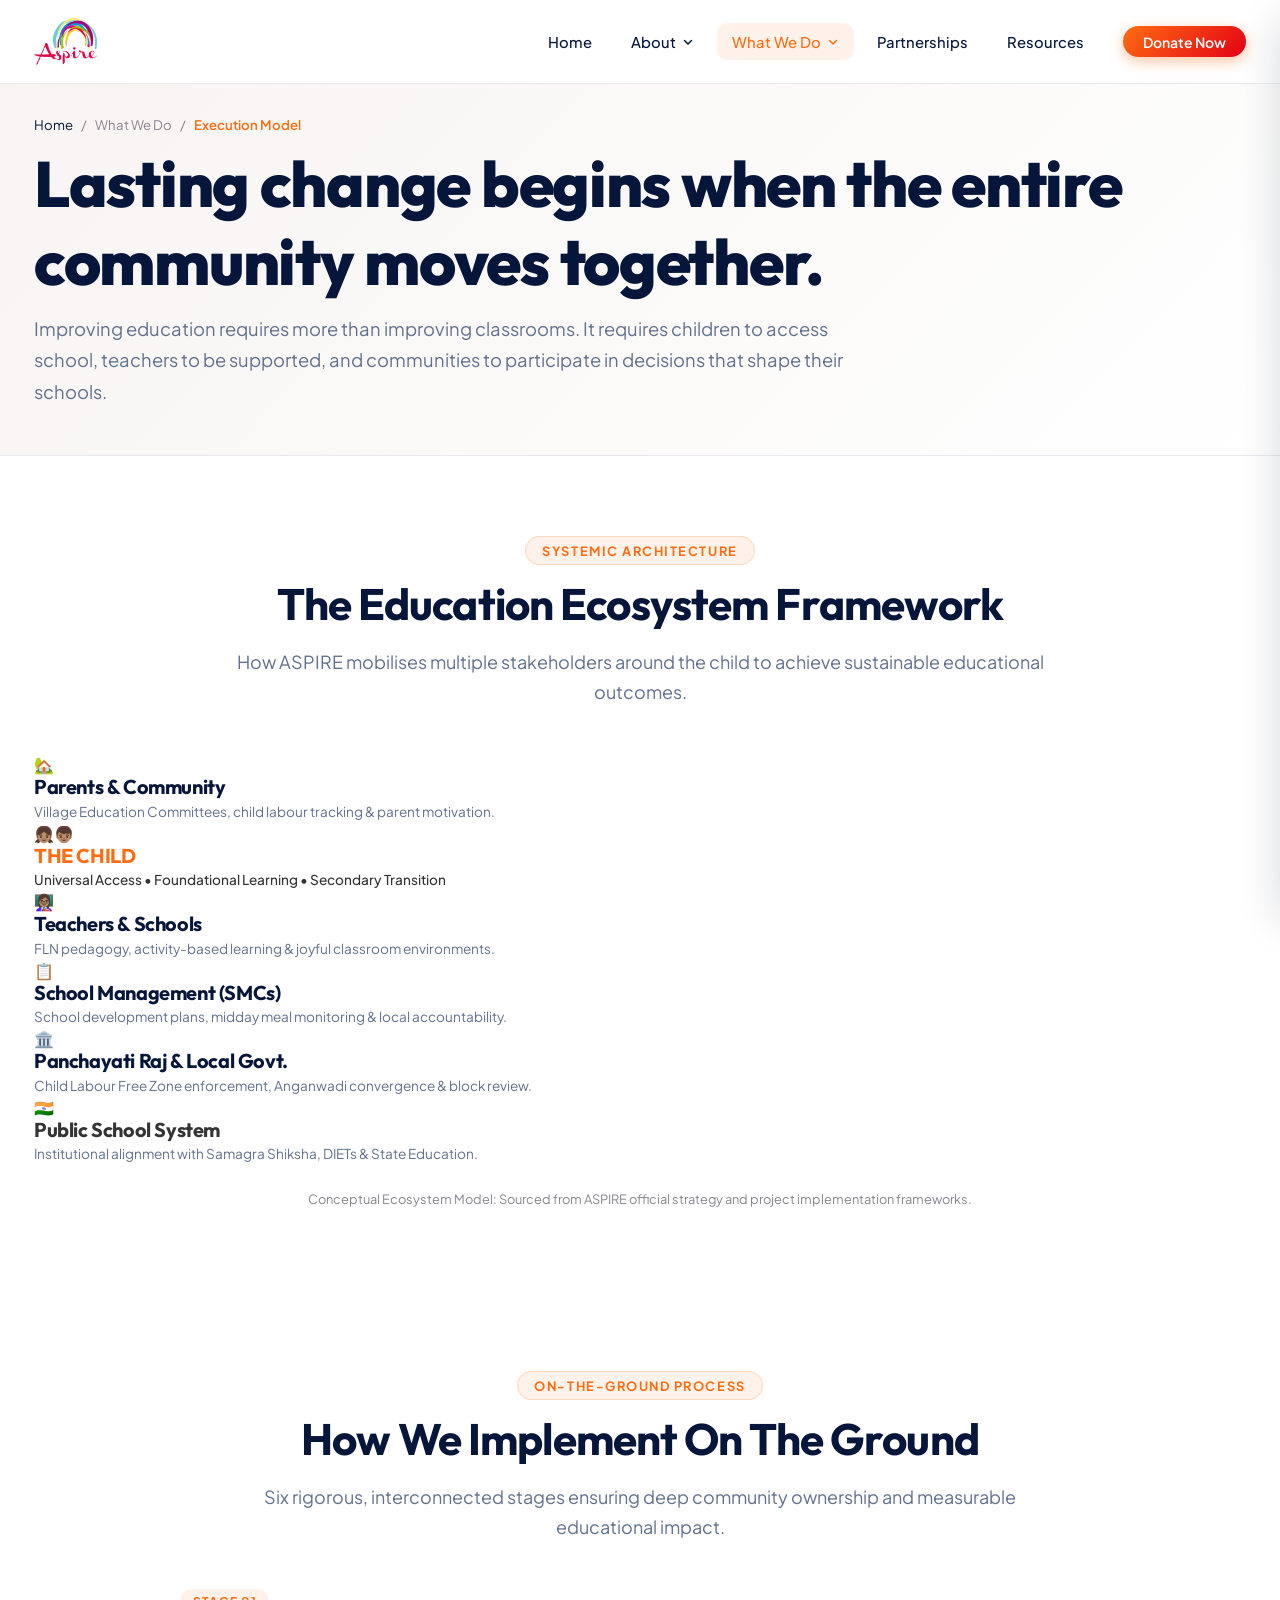
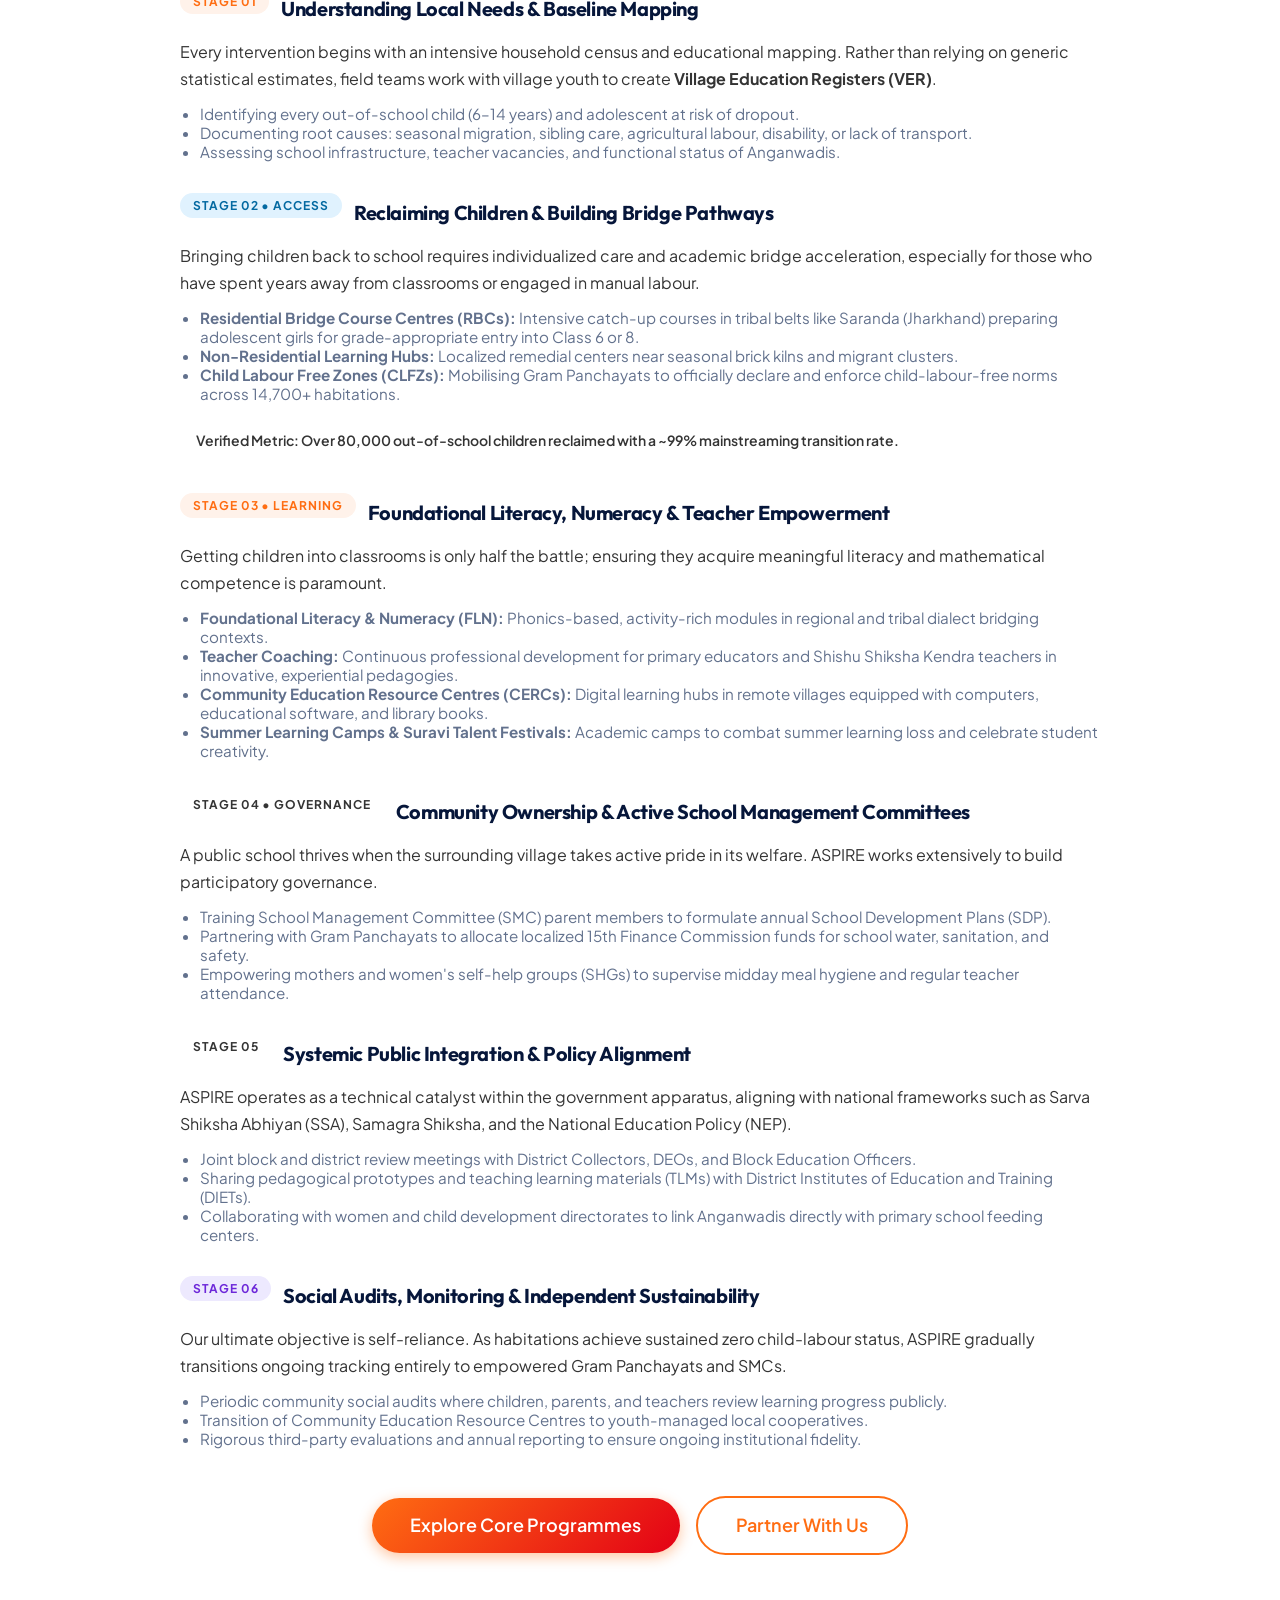
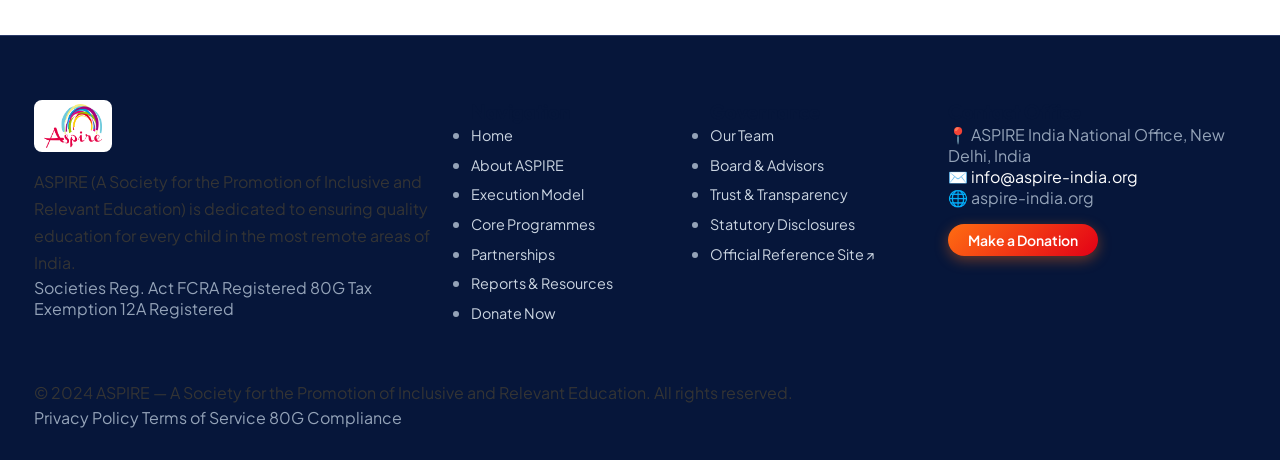
<file: pages/execution-model.html>
<!DOCTYPE html>
<html lang="en">
<head>
  <meta charset="UTF-8">
  <meta name="viewport" content="width=device-width, initial-scale=1.0">
  <meta name="description" content="Discover ASPIRE India's systemic execution model: how we work with children, teachers, schools, parents, SMCs, and Panchayats to transform education.">
  <title>Execution Model — How We Work Across the Education Ecosystem | ASPIRE India</title>
  <link rel="preconnect" href="https://fonts.googleapis.com">
  <link rel="preconnect" href="https://fonts.gstatic.com" crossorigin>
  <link href="https://fonts.googleapis.com/css2?family=Newsreader:ital,opsz,wght@0,6..72,400;0,6..72,600;1,6..72,400;1,6..72,600&family=Outfit:wght@300;400;500;600;700;800;900&family=Plus+Jakarta+Sans:wght@300;400;500;600;700;800&display=swap" rel="stylesheet">
  <link rel="stylesheet" href="../css/styles.css?v=5.9">
</head>
<body>
  <a href="#main-content" class="skip-to-content">Skip to main content</a>
  <!-- Site Header -->
  <header class="site-header" role="banner">
    <div class="container header-inner">
      <a href="../index.html" class="site-logo" aria-label="ASPIRE India Homepage">
        <img src="../images/logo.png" alt="ASPIRE India Logo" height="46">
      </a>

      <nav class="desktop-nav" aria-label="Main Navigation">
        <ul class="nav-list">
          <li class="nav-item">
            <a href="../index.html" class="nav-link">Home</a>
          </li>

          <!-- About Us Dropdown -->
          <li class="nav-item">
            <button class="nav-link nav-dropdown-toggle " aria-expanded="false" aria-haspopup="true">
              About
              <svg width="12" height="12" viewBox="0 0 12 12" fill="none" aria-hidden="true">
                <path d="M2.5 4.5L6 8L9.5 4.5" stroke="currentColor" stroke-width="1.5" stroke-linecap="round" stroke-linejoin="round"/>
              </svg>
            </button>
                        <div class="nav-dropdown-menu" aria-hidden="true">
              <a href="about.html" class="dropdown-link">Who We Are<span class="dropdown-desc">Identity, mission, vision &amp; beliefs</span></a>
              <a href="board-advisors.html" class="dropdown-link">Board and Advisors<span class="dropdown-desc">Governance &amp; advisory council</span></a>
              <a href="team.html" class="dropdown-link">Our Team<span class="dropdown-desc">Leadership &amp; field professionals</span></a>
              <a href="trust-accountability.html" class="dropdown-link">Accountability<span class="dropdown-desc">Reports, audits &amp; disclosures</span></a>
              <a href="partnerships.html" class="dropdown-link">Partnerships<span class="dropdown-desc">CSR &amp; institutional collaboration</span></a>
              <a href="careers.html" class="dropdown-link">Careers<span class="dropdown-desc">Join our grassroots movement</span></a>
              <a href="contact.html" class="dropdown-link">Contact Us<span class="dropdown-desc">Reach our national &amp; state offices</span></a>
            </div>
          </li>

          <!-- What We Do Dropdown -->
          <li class="nav-item">
            <button class="nav-link nav-dropdown-toggle is-active" aria-expanded="false" aria-haspopup="true">
              What We Do
              <svg width="12" height="12" viewBox="0 0 12 12" fill="none" aria-hidden="true">
                <path d="M2.5 4.5L6 8L9.5 4.5" stroke="currentColor" stroke-width="1.5" stroke-linecap="round" stroke-linejoin="round"/>
              </svg>
            </button>
            <div class="nav-dropdown-menu" aria-hidden="true">
              <a href="execution-model.html" class="dropdown-link is-active">
                Execution Model
                <span class="dropdown-desc">Ecosystem-wide change methodology</span>
              </a>
              <a href="programmes.html" class="dropdown-link ">
                Core Programmes
                <span class="dropdown-desc">Flagship educational initiatives</span>
              </a>
            </div>
          </li>

          <li class="nav-item">
            <a href="partnerships.html" class="nav-link ">Partnerships</a>
          </li>

          <li class="nav-item">
            <a href="resources.html" class="nav-link ">Resources</a>
          </li>
        </ul>

        <a href="donate.html" class="btn btn-primary btn-sm donate-cta" data-track="header:donate_click">
          Donate Now
        </a>
      </nav>

      <button class="hamburger-btn" aria-label="Toggle mobile menu" aria-expanded="false">
        <span class="hamburger-line"></span>
        <span class="hamburger-line"></span>
        <span class="hamburger-line"></span>
      </button>
    </div>
  </header>

  <div class="drawer-overlay" aria-hidden="true"></div>

  <div class="mobile-drawer" aria-hidden="true" role="dialog" aria-label="Mobile Navigation">
    <div class="drawer-header">
      <div class="site-logo">
        <img src="../images/logo.png" alt="ASPIRE Logo" height="40">
      </div>
      <button class="drawer-close-btn" aria-label="Close mobile menu">&times;</button>
    </div>

    <nav class="mobile-nav-list">
      <a href="../index.html" class="mobile-nav-link">Home</a>

      <div class="mobile-nav-item">
        <button class="mobile-nav-link accordion-toggle" aria-expanded="false">
          About
          <svg width="14" height="14" viewBox="0 0 12 12" fill="none" aria-hidden="true">
            <path d="M2.5 4.5L6 8L9.5 4.5" stroke="currentColor" stroke-width="1.5" stroke-linecap="round" stroke-linejoin="round"/>
          </svg>
        </button>
                <div class="accordion-menu" aria-hidden="true">
          <a href="about.html" class="mobile-nav-link">Who We Are</a>
          <a href="board-advisors.html" class="mobile-nav-link">Board and Advisors</a>
          <a href="team.html" class="mobile-nav-link">Our Team</a>
          <a href="trust-accountability.html" class="mobile-nav-link">Accountability</a>
          <a href="partnerships.html" class="mobile-nav-link">Partnerships</a>
          <a href="careers.html" class="mobile-nav-link">Careers</a>
          <a href="contact.html" class="mobile-nav-link">Contact Us</a>
        </div>
      </div>

      <div class="mobile-nav-item">
        <button class="mobile-nav-link accordion-toggle" aria-expanded="false">
          What We Do
          <svg width="14" height="14" viewBox="0 0 12 12" fill="none" aria-hidden="true">
            <path d="M2.5 4.5L6 8L9.5 4.5" stroke="currentColor" stroke-width="1.5" stroke-linecap="round" stroke-linejoin="round"/>
          </svg>
        </button>
        <div class="accordion-menu" aria-hidden="true">
          <a href="execution-model.html" class="mobile-nav-link is-active">Execution Model</a>
          <a href="programmes.html" class="mobile-nav-link">Core Programmes</a>
        </div>
      </div>

      <a href="partnerships.html" class="mobile-nav-link">Partnerships</a>
      <a href="resources.html" class="mobile-nav-link">Resources</a>
    </nav>

    <div class="mobile-drawer-footer">
      <a href="donate.html" class="btn btn-primary btn-block donate-cta" style="width: 100%;">
        Donate Now
      </a>
      <p style="font-size: 0.75rem; color: var(--text-muted); text-align: center; margin-top: 1rem;">
        80G Tax Exemption Eligible · Registered Society
      </p>
    </div>
  </div>

  <main id="main-content">
    <header class="page-hero">
      <div class="container">
        <nav class="breadcrumbs" aria-label="Breadcrumbs">
          <a href="../index.html">Home</a>
          <span class="separator">/</span>
          <span>What We Do</span>
          <span class="separator">/</span>
          <span class="current">Execution Model</span>
        </nav>
        <h1 class="page-title">Lasting change begins when the entire community moves together.</h1>
        <p class="page-lead">
          Improving education requires more than improving classrooms. It requires children to access school, teachers to be supported, and communities to participate in decisions that shape their schools.
        </p>
      </div>
    </header>

    <!-- Ecosystem Diagram -->
    <section class="section" aria-labelledby="ecosystem-heading">
      <div class="container">
        <div class="section-header reveal">
          <span class="section-tag">Systemic Architecture</span>
          <h2 id="ecosystem-heading" class="section-title">The Education Ecosystem Framework</h2>
          <p class="section-subtitle">
            How ASPIRE mobilises multiple stakeholders around the child to achieve sustainable educational outcomes.
          </p>
        </div>

        <div class="ecosystem-container reveal">
          <div class="ecosystem-diagram">
            <div class="ecosystem-node">
              <div class="ecosystem-node-icon" aria-hidden="true">🏡</div>
              <h4>Parents &amp; Community</h4>
              <p style="font-size: 0.85rem; color: var(--text-secondary);">
                Village Education Committees, child labour tracking &amp; parent motivation.
              </p>
            </div>

            <div class="ecosystem-node node-center">
              <div class="ecosystem-node-icon" aria-hidden="true">👧🏽👦🏽</div>
              <h3 style="color: var(--brand-primary); font-size: 1.25rem;">THE CHILD</h3>
              <p style="font-size: 0.85rem; color: var(--brand-dark); font-weight: 500;">
                Universal Access &bull; Foundational Learning &bull; Secondary Transition
              </p>
            </div>

            <div class="ecosystem-node">
              <div class="ecosystem-node-icon" aria-hidden="true">👩🏽‍🏫</div>
              <h4>Teachers &amp; Schools</h4>
              <p style="font-size: 0.85rem; color: var(--text-secondary);">
                FLN pedagogy, activity-based learning &amp; joyful classroom environments.
              </p>
            </div>

            <div class="ecosystem-node">
              <div class="ecosystem-node-icon" aria-hidden="true">📋</div>
              <h4>School Management (SMCs)</h4>
              <p style="font-size: 0.85rem; color: var(--text-secondary);">
                School development plans, midday meal monitoring &amp; local accountability.
              </p>
            </div>

            <div class="ecosystem-node">
              <div class="ecosystem-node-icon" aria-hidden="true">🏛️</div>
              <h4>Panchayati Raj &amp; Local Govt.</h4>
              <p style="font-size: 0.85rem; color: var(--text-secondary);">
                Child Labour Free Zone enforcement, Anganwadi convergence &amp; block review.
              </p>
            </div>

            <div class="ecosystem-node" style="border-color: var(--brand-secondary);">
              <div class="ecosystem-node-icon" aria-hidden="true">🇮🇳</div>
              <h4 style="color: var(--brand-secondary);">Public School System</h4>
              <p style="font-size: 0.85rem; color: var(--text-secondary);">
                Institutional alignment with Samagra Shiksha, DIETs &amp; State Education.
              </p>
            </div>
          </div>
          <p style="text-align: center; font-size: 0.8rem; color: var(--text-muted); margin-top: var(--space-6);">
            Conceptual Ecosystem Model: Sourced from ASPIRE official strategy and project implementation frameworks.
          </p>
        </div>
      </div>
    </section>

    <!-- 6 Detailed Steps -->
    <section class="section" style="background-color: var(--bg-surface);" aria-labelledby="steps-heading">
      <div class="container">
        <div class="section-header reveal">
          <span class="section-tag">On-The-Ground Process</span>
          <h2 id="steps-heading" class="section-title">How We Implement On The Ground</h2>
          <p class="section-subtitle">
            Six rigorous, interconnected stages ensuring deep community ownership and measurable educational impact.
          </p>
        </div>

        <div style="display: flex; flex-direction: column; gap: var(--space-8); max-width: 920px; margin: 0 auto;" class="reveal-stagger">
          <article id="understand" class="mv-card" style="scroll-margin-top: calc(var(--header-height) + 20px);">
            <div style="display: flex; align-items: center; gap: var(--space-3); margin-bottom: var(--space-2);">
              <span class="pillar-badge" style="background: var(--brand-primary-light); color: var(--brand-primary);">Stage 01</span>
              <h3 style="font-size: 1.25rem;">Understanding Local Needs &amp; Baseline Mapping</h3>
            </div>
            <p style="margin-bottom: var(--space-3);">
              Every intervention begins with an intensive household census and educational mapping. Rather than relying on generic statistical estimates, field teams work with village youth to create <strong>Village Education Registers (VER)</strong>.
            </p>
            <ul style="padding-left: var(--space-5); list-style: disc; color: var(--text-secondary); font-size: 0.95rem;">
              <li>Identifying every out-of-school child (6–14 years) and adolescent at risk of dropout.</li>
              <li>Documenting root causes: seasonal migration, sibling care, agricultural labour, disability, or lack of transport.</li>
              <li>Assessing school infrastructure, teacher vacancies, and functional status of Anganwadis.</li>
            </ul>
          </article>

          <article id="access" class="mv-card" style="scroll-margin-top: calc(var(--header-height) + 20px);">
            <div style="display: flex; align-items: center; gap: var(--space-3); margin-bottom: var(--space-2);">
              <span class="pillar-badge" style="background: #E0F2FE; color: #0369A1;">Stage 02 &bull; ACCESS</span>
              <h3 style="font-size: 1.25rem;">Reclaiming Children &amp; Building Bridge Pathways</h3>
            </div>
            <p style="margin-bottom: var(--space-3);">
              Bringing children back to school requires individualized care and academic bridge acceleration, especially for those who have spent years away from classrooms or engaged in manual labour.
            </p>
            <ul style="padding-left: var(--space-5); list-style: disc; color: var(--text-secondary); font-size: 0.95rem;">
              <li><strong>Residential Bridge Course Centres (RBCs):</strong> Intensive catch-up courses in tribal belts like Saranda (Jharkhand) preparing adolescent girls for grade-appropriate entry into Class 6 or 8.</li>
              <li><strong>Non-Residential Learning Hubs:</strong> Localized remedial centers near seasonal brick kilns and migrant clusters.</li>
              <li><strong>Child Labour Free Zones (CLFZs):</strong> Mobilising Gram Panchayats to officially declare and enforce child-labour-free norms across 14,700+ habitations.</li>
            </ul>
            <div style="margin-top: var(--space-4); background: var(--bg-surface-green); padding: var(--space-3) var(--space-4); border-radius: var(--radius-md); font-size: 0.875rem; color: var(--brand-secondary); font-weight: 600;">
              Verified Metric: Over 80,000 out-of-school children reclaimed with a ~99% mainstreaming transition rate.
            </div>
          </article>

          <article id="learning" class="mv-card" style="scroll-margin-top: calc(var(--header-height) + 20px);">
            <div style="display: flex; align-items: center; gap: var(--space-3); margin-bottom: var(--space-2);">
              <span class="pillar-badge" style="background: var(--brand-primary-light); color: var(--brand-primary);">Stage 03 &bull; LEARNING</span>
              <h3 style="font-size: 1.25rem;">Foundational Literacy, Numeracy &amp; Teacher Empowerment</h3>
            </div>
            <p style="margin-bottom: var(--space-3);">
              Getting children into classrooms is only half the battle; ensuring they acquire meaningful literacy and mathematical competence is paramount.
            </p>
            <ul style="padding-left: var(--space-5); list-style: disc; color: var(--text-secondary); font-size: 0.95rem;">
              <li><strong>Foundational Literacy &amp; Numeracy (FLN):</strong> Phonics-based, activity-rich modules in regional and tribal dialect bridging contexts.</li>
              <li><strong>Teacher Coaching:</strong> Continuous professional development for primary educators and Shishu Shiksha Kendra teachers in innovative, experiential pedagogies.</li>
              <li><strong>Community Education Resource Centres (CERCs):</strong> Digital learning hubs in remote villages equipped with computers, educational software, and library books.</li>
              <li><strong>Summer Learning Camps &amp; Suravi Talent Festivals:</strong> Academic camps to combat summer learning loss and celebrate student creativity.</li>
            </ul>
          </article>

          <article id="governance" class="mv-card" style="scroll-margin-top: calc(var(--header-height) + 20px);">
            <div style="display: flex; align-items: center; gap: var(--space-3); margin-bottom: var(--space-2);">
              <span class="pillar-badge" style="background: var(--brand-secondary-light); color: var(--brand-secondary);">Stage 04 &bull; GOVERNANCE</span>
              <h3 style="font-size: 1.25rem;">Community Ownership &amp; Active School Management Committees</h3>
            </div>
            <p style="margin-bottom: var(--space-3);">
              A public school thrives when the surrounding village takes active pride in its welfare. ASPIRE works extensively to build participatory governance.
            </p>
            <ul style="padding-left: var(--space-5); list-style: disc; color: var(--text-secondary); font-size: 0.95rem;">
              <li>Training School Management Committee (SMC) parent members to formulate annual School Development Plans (SDP).</li>
              <li>Partnering with Gram Panchayats to allocate localized 15th Finance Commission funds for school water, sanitation, and safety.</li>
              <li>Empowering mothers and women's self-help groups (SHGs) to supervise midday meal hygiene and regular teacher attendance.</li>
            </ul>
          </article>

          <article class="mv-card">
            <div style="display: flex; align-items: center; gap: var(--space-3); margin-bottom: var(--space-2);">
              <span class="pillar-badge" style="background: var(--brand-accent-light); color: var(--brand-accent);">Stage 05</span>
              <h3 style="font-size: 1.25rem;">Systemic Public Integration &amp; Policy Alignment</h3>
            </div>
            <p style="margin-bottom: var(--space-3);">
              ASPIRE operates as a technical catalyst within the government apparatus, aligning with national frameworks such as Sarva Shiksha Abhiyan (SSA), Samagra Shiksha, and the National Education Policy (NEP).
            </p>
            <ul style="padding-left: var(--space-5); list-style: disc; color: var(--text-secondary); font-size: 0.95rem;">
              <li>Joint block and district review meetings with District Collectors, DEOs, and Block Education Officers.</li>
              <li>Sharing pedagogical prototypes and teaching learning materials (TLMs) with District Institutes of Education and Training (DIETs).</li>
              <li>Collaborating with women and child development directorates to link Anganwadis directly with primary school feeding centers.</li>
            </ul>
          </article>

          <article class="mv-card">
            <div style="display: flex; align-items: center; gap: var(--space-3); margin-bottom: var(--space-2);">
              <span class="pillar-badge" style="background: #EDE9FE; color: #6D28D9;">Stage 06</span>
              <h3 style="font-size: 1.25rem;">Social Audits, Monitoring &amp; Independent Sustainability</h3>
            </div>
            <p style="margin-bottom: var(--space-3);">
              Our ultimate objective is self-reliance. As habitations achieve sustained zero child-labour status, ASPIRE gradually transitions ongoing tracking entirely to empowered Gram Panchayats and SMCs.
            </p>
            <ul style="padding-left: var(--space-5); list-style: disc; color: var(--text-secondary); font-size: 0.95rem;">
              <li>Periodic community social audits where children, parents, and teachers review learning progress publicly.</li>
              <li>Transition of Community Education Resource Centres to youth-managed local cooperatives.</li>
              <li>Rigorous third-party evaluations and annual reporting to ensure ongoing institutional fidelity.</li>
            </ul>
          </article>
        </div>

        <div style="text-align: center; margin-top: var(--space-12);" class="reveal">
          <div class="btn-group" style="justify-content: center;">
            <a href="programmes.html" class="btn btn-primary btn-lg">
              Explore Core Programmes
            </a>
            <a href="partnerships.html" class="btn btn-outline btn-lg">
              Partner With Us
            </a>
          </div>
        </div>
      </div>
    </section>
  </main>

  <!-- Site Footer -->
  <footer class="site-footer" role="contentinfo">
    <div class="container">
      <div class="footer-grid">
        <div class="footer-brand">
          <div style="margin-bottom: var(--space-4);">
            <img src="../images/logo.png" alt="ASPIRE India Logo" height="48" style="background: #fff; padding: 4px 10px; border-radius: 8px;">
          </div>
          <p>
            ASPIRE (A Society for the Promotion of Inclusive and Relevant Education) is dedicated to ensuring quality education for every child in the most remote areas of India.
          </p>
          <div class="footer-credentials">
            <span class="cred-badge">Societies Reg. Act</span>
            <span class="cred-badge">FCRA Registered</span>
            <span class="cred-badge">80G Tax Exemption</span>
            <span class="cred-badge">12A Registered</span>
          </div>
        </div>

        <div>
          <h4 class="footer-heading">Navigation</h4>
          <ul class="footer-links">
            <li><a href="../index.html">Home</a></li>
            <li><a href="about.html">About ASPIRE</a></li>
            <li><a href="execution-model.html">Execution Model</a></li>
            <li><a href="programmes.html">Core Programmes</a></li>
            <li><a href="partnerships.html">Partnerships</a></li>
            <li><a href="resources.html">Reports &amp; Resources</a></li>
            <li><a href="donate.html">Donate Now</a></li>
          </ul>
        </div>

        <div>
          <h4 class="footer-heading">Governance</h4>
          <ul class="footer-links">
            <li><a href="team.html">Our Team</a></li>
            <li><a href="board-advisors.html">Board &amp; Advisors</a></li>
            <li><a href="trust-accountability.html">Trust &amp; Transparency</a></li>
            <li><a href="trust-accountability.html#audits">Statutory Disclosures</a></li>
            <li><a href="https://aspire-india.org/" target="_blank" rel="noopener noreferrer">Official Reference Site &nearr;</a></li>
          </ul>
        </div>

        <div>
          <h4 class="footer-heading">Contact Office</h4>
          <div class="footer-contact-item">
            <span>📍</span>
            <span>ASPIRE India National Office, New Delhi, India</span>
          </div>
          <div class="footer-contact-item">
            <span>✉️</span>
            <a href="mailto:info@aspire-india.org" style="color: #fff;">info@aspire-india.org</a>
          </div>
          <div class="footer-contact-item">
            <span>🌐</span>
            <span>aspire-india.org</span>
          </div>
          <div style="margin-top: var(--space-4);">
            <a href="donate.html" class="btn btn-primary btn-sm donate-cta">Make a Donation</a>
          </div>
        </div>
      </div>

      <div class="footer-bottom">
        <p>&copy; 2024 ASPIRE — A Society for the Promotion of Inclusive and Relevant Education. All rights reserved.</p>
        <div class="footer-legal-links">
          <a href="trust-accountability.html">Privacy Policy</a>
          <a href="trust-accountability.html">Terms of Service</a>
          <a href="trust-accountability.html">80G Compliance</a>
        </div>
      </div>
    </div>
  </footer>

    <!-- Global Glassmorphic Search Modal -->
  <div class="search-modal-backdrop" id="search-modal" aria-hidden="true" role="dialog" aria-modal="true" aria-label="Site Search">
    <div class="search-modal-dialog">
      <div class="search-input-header">
        <svg width="20" height="20" viewBox="0 0 24 24" fill="none" stroke="currentColor" stroke-width="2" stroke-linecap="round" stroke-linejoin="round">
          <circle cx="11" cy="11" r="8"></circle>
          <line x1="21" y1="21" x2="16.65" y2="16.65"></line>
        </svg>
        <input type="search" id="global-search-input" placeholder="Search programmes, team, governance, donate..." autocomplete="off">
        <button class="search-close-btn" id="search-close-btn" aria-label="Close search">&times;</button>
      </div>
      <div class="search-results-container" id="search-results-list"></div>
    </div>
  </div>

  <button class="back-to-top" aria-label="Back to top">&uarr;</button>
  <script src="../js/main.js?v=5.9" defer></script>
</body>
</html>
</file>
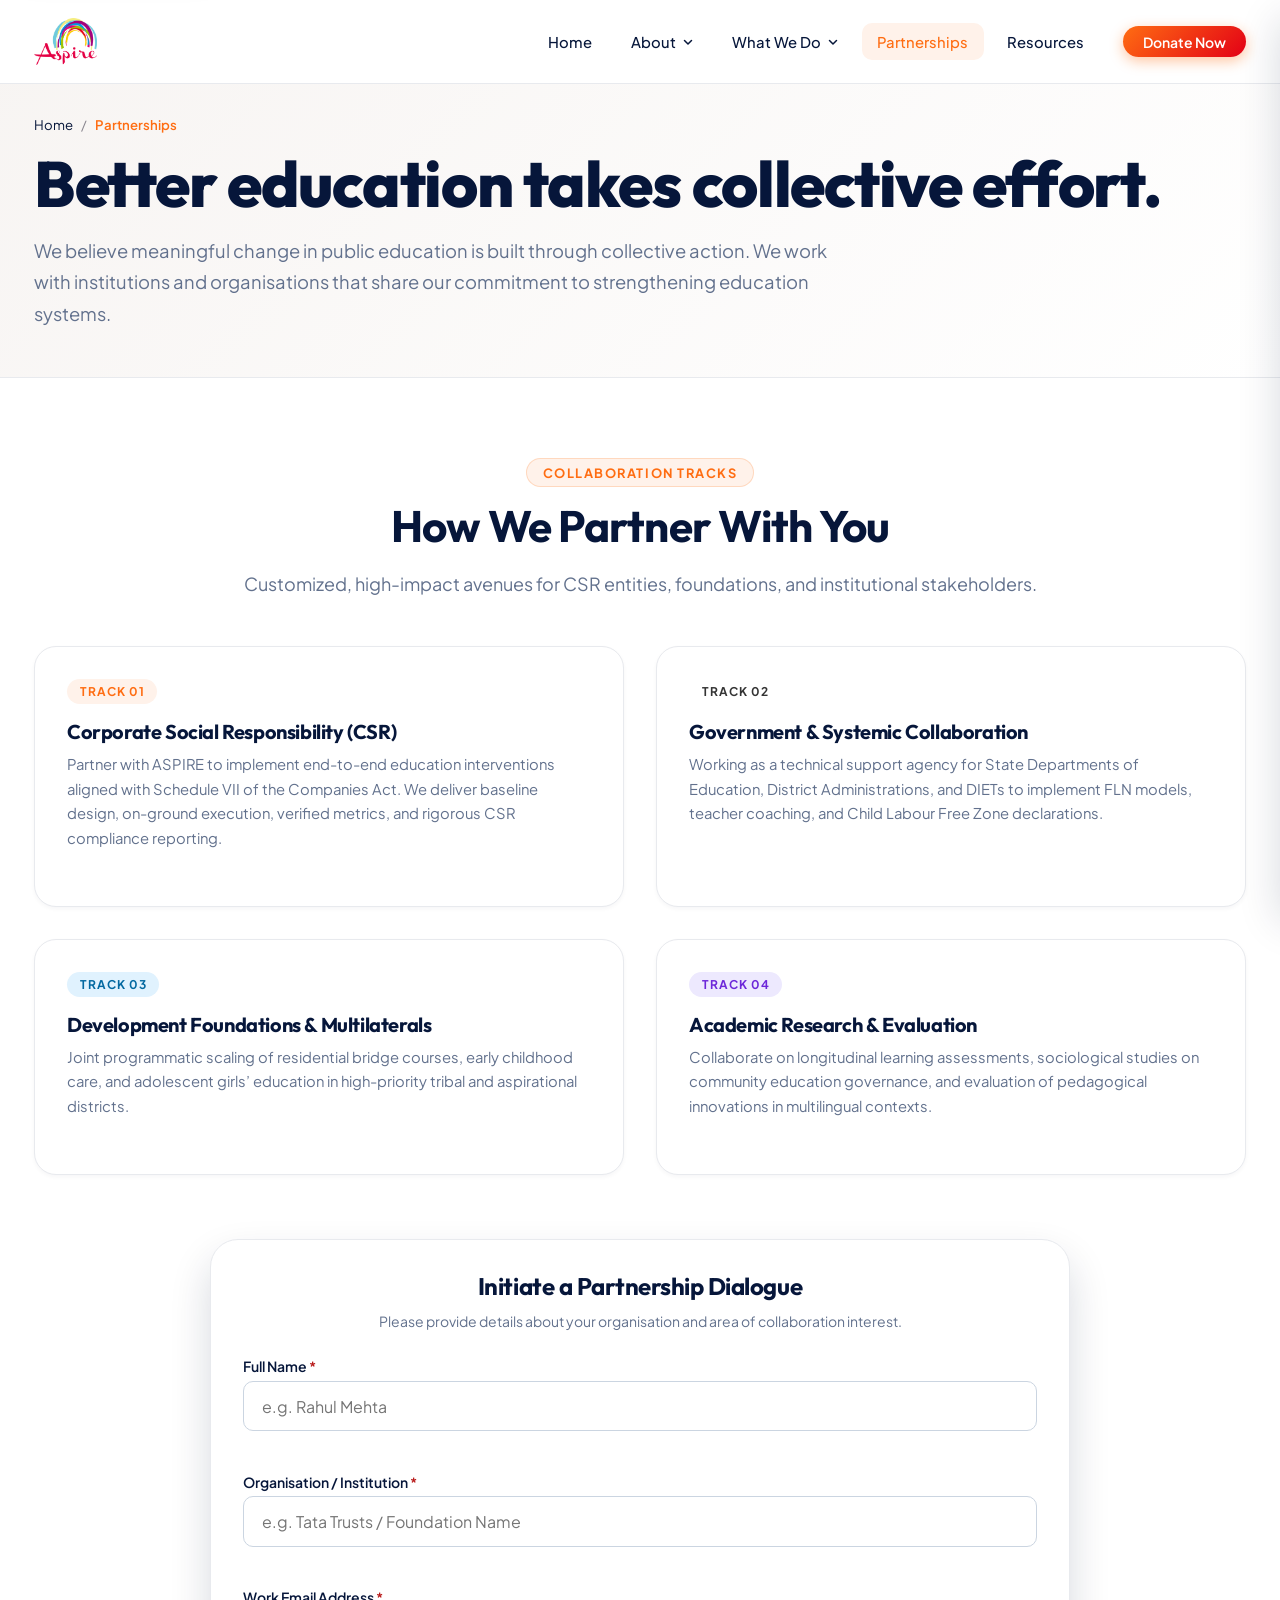
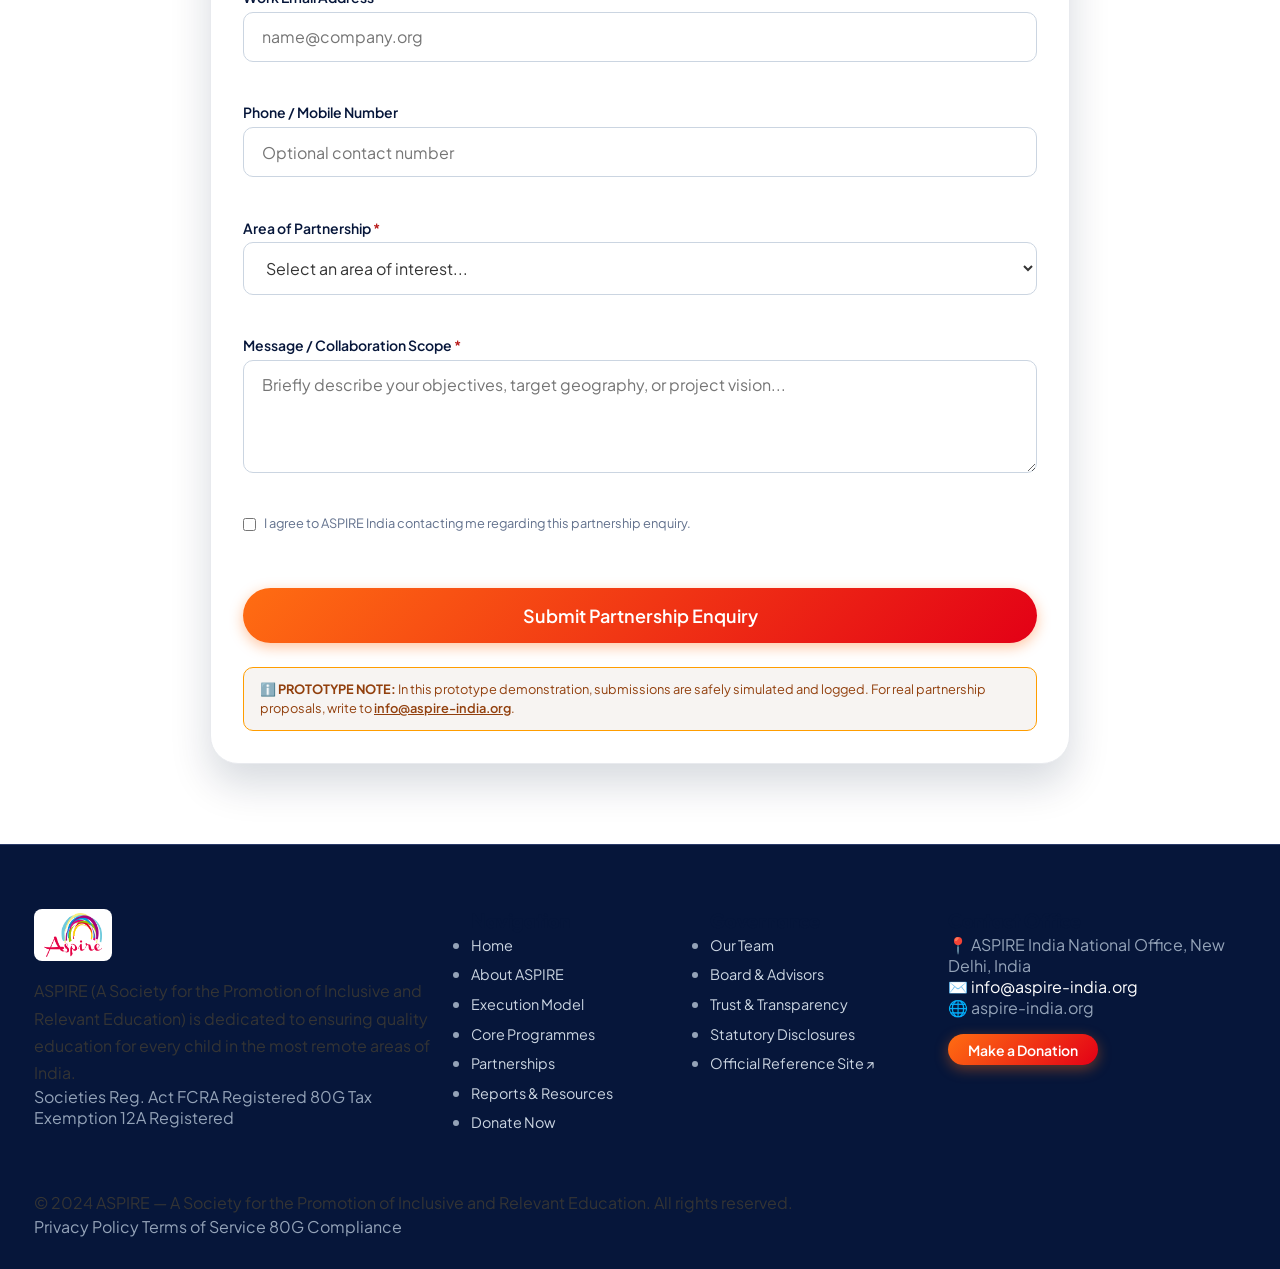
<file: pages/partnerships.html>
<!DOCTYPE html>
<html lang="en">
<head>
  <meta charset="UTF-8">
  <meta name="viewport" content="width=device-width, initial-scale=1.0">
  <meta name="description" content="Collaborate with ASPIRE India. We partner with CSR foundations, corporate donors, state governments, and research bodies to transform public education.">
  <title>Partnerships — Collaborate for Systemic Education | ASPIRE India</title>
  <link rel="preconnect" href="https://fonts.googleapis.com">
  <link rel="preconnect" href="https://fonts.gstatic.com" crossorigin>
  <link href="https://fonts.googleapis.com/css2?family=Newsreader:ital,opsz,wght@0,6..72,400;0,6..72,600;1,6..72,400;1,6..72,600&family=Outfit:wght@300;400;500;600;700;800;900&family=Plus+Jakarta+Sans:wght@300;400;500;600;700;800&display=swap" rel="stylesheet">
  <link rel="stylesheet" href="../css/styles.css?v=5.9">
</head>
<body>
  <a href="#main-content" class="skip-to-content">Skip to main content</a>
  <!-- Site Header -->
  <header class="site-header" role="banner">
    <div class="container header-inner">
      <a href="../index.html" class="site-logo" aria-label="ASPIRE India Homepage">
        <img src="../images/logo.png" alt="ASPIRE India Logo" height="46">
      </a>

      <nav class="desktop-nav" aria-label="Main Navigation">
        <ul class="nav-list">
          <li class="nav-item">
            <a href="../index.html" class="nav-link">Home</a>
          </li>

          <!-- About Us Dropdown -->
          <li class="nav-item">
            <button class="nav-link nav-dropdown-toggle " aria-expanded="false" aria-haspopup="true">
              About
              <svg width="12" height="12" viewBox="0 0 12 12" fill="none" aria-hidden="true">
                <path d="M2.5 4.5L6 8L9.5 4.5" stroke="currentColor" stroke-width="1.5" stroke-linecap="round" stroke-linejoin="round"/>
              </svg>
            </button>
                        <div class="nav-dropdown-menu" aria-hidden="true">
              <a href="about.html" class="dropdown-link">Who We Are<span class="dropdown-desc">Identity, mission, vision &amp; beliefs</span></a>
              <a href="board-advisors.html" class="dropdown-link">Board and Advisors<span class="dropdown-desc">Governance &amp; advisory council</span></a>
              <a href="team.html" class="dropdown-link">Our Team<span class="dropdown-desc">Leadership &amp; field professionals</span></a>
              <a href="trust-accountability.html" class="dropdown-link">Accountability<span class="dropdown-desc">Reports, audits &amp; disclosures</span></a>
              <a href="partnerships.html" class="dropdown-link is-active">Partnerships<span class="dropdown-desc">CSR &amp; institutional collaboration</span></a>
              <a href="careers.html" class="dropdown-link">Careers<span class="dropdown-desc">Join our grassroots movement</span></a>
              <a href="contact.html" class="dropdown-link">Contact Us<span class="dropdown-desc">Reach our national &amp; state offices</span></a>
            </div>
          </li>

          <!-- What We Do Dropdown -->
          <li class="nav-item">
            <button class="nav-link nav-dropdown-toggle " aria-expanded="false" aria-haspopup="true">
              What We Do
              <svg width="12" height="12" viewBox="0 0 12 12" fill="none" aria-hidden="true">
                <path d="M2.5 4.5L6 8L9.5 4.5" stroke="currentColor" stroke-width="1.5" stroke-linecap="round" stroke-linejoin="round"/>
              </svg>
            </button>
            <div class="nav-dropdown-menu" aria-hidden="true">
              <a href="execution-model.html" class="dropdown-link ">
                Execution Model
                <span class="dropdown-desc">Ecosystem-wide change methodology</span>
              </a>
              <a href="programmes.html" class="dropdown-link ">
                Core Programmes
                <span class="dropdown-desc">Flagship educational initiatives</span>
              </a>
            </div>
          </li>

          <li class="nav-item">
            <a href="partnerships.html" class="nav-link is-active">Partnerships</a>
          </li>

          <li class="nav-item">
            <a href="resources.html" class="nav-link ">Resources</a>
          </li>
        </ul>

        <a href="donate.html" class="btn btn-primary btn-sm donate-cta" data-track="header:donate_click">
          Donate Now
        </a>
      </nav>

      <button class="hamburger-btn" aria-label="Toggle mobile menu" aria-expanded="false">
        <span class="hamburger-line"></span>
        <span class="hamburger-line"></span>
        <span class="hamburger-line"></span>
      </button>
    </div>
  </header>

  <div class="drawer-overlay" aria-hidden="true"></div>

  <div class="mobile-drawer" aria-hidden="true" role="dialog" aria-label="Mobile Navigation">
    <div class="drawer-header">
      <div class="site-logo">
        <img src="../images/logo.png" alt="ASPIRE Logo" height="40">
      </div>
      <button class="drawer-close-btn" aria-label="Close mobile menu">&times;</button>
    </div>

    <nav class="mobile-nav-list">
      <a href="../index.html" class="mobile-nav-link">Home</a>

      <div class="mobile-nav-item">
        <button class="mobile-nav-link accordion-toggle" aria-expanded="false">
          About
          <svg width="14" height="14" viewBox="0 0 12 12" fill="none" aria-hidden="true">
            <path d="M2.5 4.5L6 8L9.5 4.5" stroke="currentColor" stroke-width="1.5" stroke-linecap="round" stroke-linejoin="round"/>
          </svg>
        </button>
                <div class="accordion-menu" aria-hidden="true">
          <a href="about.html" class="mobile-nav-link">Who We Are</a>
          <a href="board-advisors.html" class="mobile-nav-link">Board and Advisors</a>
          <a href="team.html" class="mobile-nav-link">Our Team</a>
          <a href="trust-accountability.html" class="mobile-nav-link">Accountability</a>
          <a href="partnerships.html" class="mobile-nav-link is-active">Partnerships</a>
          <a href="careers.html" class="mobile-nav-link">Careers</a>
          <a href="contact.html" class="mobile-nav-link">Contact Us</a>
        </div>
      </div>

      <div class="mobile-nav-item">
        <button class="mobile-nav-link accordion-toggle" aria-expanded="false">
          What We Do
          <svg width="14" height="14" viewBox="0 0 12 12" fill="none" aria-hidden="true">
            <path d="M2.5 4.5L6 8L9.5 4.5" stroke="currentColor" stroke-width="1.5" stroke-linecap="round" stroke-linejoin="round"/>
          </svg>
        </button>
        <div class="accordion-menu" aria-hidden="true">
          <a href="execution-model.html" class="mobile-nav-link">Execution Model</a>
          <a href="programmes.html" class="mobile-nav-link">Core Programmes</a>
        </div>
      </div>

      <a href="partnerships.html" class="mobile-nav-link is-active">Partnerships</a>
      <a href="resources.html" class="mobile-nav-link">Resources</a>
    </nav>

    <div class="mobile-drawer-footer">
      <a href="donate.html" class="btn btn-primary btn-block donate-cta" style="width: 100%;">
        Donate Now
      </a>
      <p style="font-size: 0.75rem; color: var(--text-muted); text-align: center; margin-top: 1rem;">
        80G Tax Exemption Eligible · Registered Society
      </p>
    </div>
  </div>

  <main id="main-content">
    <header class="page-hero">
      <div class="container">
        <nav class="breadcrumbs" aria-label="Breadcrumbs">
          <a href="../index.html">Home</a>
          <span class="separator">/</span>
          <span class="current">Partnerships</span>
        </nav>
        <h1 class="page-title">Better education takes collective effort.</h1>
        <p class="page-lead">
          We believe meaningful change in public education is built through collective action. We work with institutions and organisations that share our commitment to strengthening education systems.
        </p>
      </div>
    </header>

    <section class="section" aria-labelledby="collab-heading">
      <div class="container">
        <div class="section-header reveal">
          <span class="section-tag">Collaboration Tracks</span>
          <h2 id="collab-heading" class="section-title">How We Partner With You</h2>
          <p class="section-subtitle">
            Customized, high-impact avenues for CSR entities, foundations, and institutional stakeholders.
          </p>
        </div>

        <!-- Partnership Themes -->
        <div class="programmes-grid reveal-stagger" style="margin-bottom: var(--space-16);">
          <div class="programme-card">
            <span class="pillar-badge" style="background: var(--brand-primary-light); color: var(--brand-primary);">Track 01</span>
            <h3 style="font-size: 1.25rem; margin-bottom: 0.5rem;">Corporate Social Responsibility (CSR)</h3>
            <p class="pillar-desc">
              Partner with ASPIRE to implement end-to-end education interventions aligned with Schedule VII of the Companies Act. We deliver baseline design, on-ground execution, verified metrics, and rigorous CSR compliance reporting.
            </p>
          </div>

          <div class="programme-card">
            <span class="pillar-badge" style="background: var(--brand-secondary-light); color: var(--brand-secondary);">Track 02</span>
            <h3 style="font-size: 1.25rem; margin-bottom: 0.5rem;">Government &amp; Systemic Collaboration</h3>
            <p class="pillar-desc">
              Working as a technical support agency for State Departments of Education, District Administrations, and DIETs to implement FLN models, teacher coaching, and Child Labour Free Zone declarations.
            </p>
          </div>

          <div class="programme-card">
            <span class="pillar-badge" style="background: #E0F2FE; color: #0369A1;">Track 03</span>
            <h3 style="font-size: 1.25rem; margin-bottom: 0.5rem;">Development Foundations &amp; Multilaterals</h3>
            <p class="pillar-desc">
              Joint programmatic scaling of residential bridge courses, early childhood care, and adolescent girls’ education in high-priority tribal and aspirational districts.
            </p>
          </div>

          <div class="programme-card">
            <span class="pillar-badge" style="background: #EDE9FE; color: #6D28D9;">Track 04</span>
            <h3 style="font-size: 1.25rem; margin-bottom: 0.5rem;">Academic Research &amp; Evaluation</h3>
            <p class="pillar-desc">
              Collaborate on longitudinal learning assessments, sociological studies on community education governance, and evaluation of pedagogical innovations in multilingual contexts.
            </p>
          </div>
        </div>

        <!-- Partnership Enquiry Form -->
        <div class="container-narrow reveal">
          <div style="background: #fff; border-radius: var(--radius-2xl); border: 1px solid var(--border-light); padding: var(--space-8); box-shadow: var(--shadow-xl);">
            <h2 style="font-size: 1.5rem; margin-bottom: var(--space-2); text-align: center;">Initiate a Partnership Dialogue</h2>
            <p style="font-size: 0.875rem; color: var(--text-secondary); text-align: center; margin-bottom: var(--space-6);">
              Please provide details about your organisation and area of collaboration interest.
            </p>

            <form id="partnership-form" novalidate>
              <div class="form-field">
                <label for="contact-name" class="form-label">Full Name <span style="color: var(--color-error);">*</span></label>
                <input type="text" id="contact-name" class="form-input" placeholder="e.g. Rahul Mehta" required>
                <div class="field-error" aria-live="polite"></div>
              </div>

              <div class="form-field">
                <label for="org-name" class="form-label">Organisation / Institution <span style="color: var(--color-error);">*</span></label>
                <input type="text" id="org-name" class="form-input" placeholder="e.g. Tata Trusts / Foundation Name" required>
                <div class="field-error" aria-live="polite"></div>
              </div>

              <div class="form-field">
                <label for="contact-email" class="form-label">Work Email Address <span style="color: var(--color-error);">*</span></label>
                <input type="email" id="contact-email" class="form-input" placeholder="name@company.org" required>
                <div class="field-error" aria-live="polite"></div>
              </div>

              <div class="form-field">
                <label for="contact-phone" class="form-label">Phone / Mobile Number</label>
                <input type="tel" id="contact-phone" class="form-input" placeholder="Optional contact number">
                <div class="field-error" aria-live="polite"></div>
              </div>

              <div class="form-field">
                <label for="partner-track" class="form-label">Area of Partnership <span style="color: var(--color-error);">*</span></label>
                <select id="partner-track" class="form-select" required>
                  <option value="">Select an area of interest...</option>
                  <option value="csr">Corporate Social Responsibility (CSR)</option>
                  <option value="govt">Government / Systemic Collaboration</option>
                  <option value="foundation">Institutional Grant / Foundation</option>
                  <option value="research">Research &amp; Evaluation Partnership</option>
                  <option value="other">Other Inquiry</option>
                </select>
                <div class="field-error" aria-live="polite"></div>
              </div>

              <div class="form-field">
                <label for="partner-message" class="form-label">Message / Collaboration Scope <span style="color: var(--color-error);">*</span></label>
                <textarea id="partner-message" class="form-textarea" rows="4" placeholder="Briefly describe your objectives, target geography, or project vision..." required></textarea>
                <div class="field-error" aria-live="polite"></div>
              </div>

              <div class="form-field">
                <label style="display: flex; gap: var(--space-2); align-items: flex-start; cursor: pointer; font-size: 0.8rem; color: var(--text-secondary);">
                  <input type="checkbox" id="partner-consent" required style="margin-top: 3px;">
                  <span>I agree to ASPIRE India contacting me regarding this partnership enquiry.</span>
                </label>
                <div class="field-error" aria-live="polite"></div>
              </div>

              <button type="submit" class="btn btn-primary btn-lg partnership-submit-btn" style="width: 100%; margin-top: var(--space-4);" data-track="partnership:submit">
                Submit Partnership Enquiry
              </button>

              <div class="partnership-success" aria-live="polite" style="display: none; background: var(--color-success-bg); border: 1px solid var(--color-success); padding: var(--space-4); border-radius: var(--radius-md); text-align: center; margin-top: var(--space-4); color: var(--color-success); font-weight: 500;">
                ✓ Thank you for reaching out! Our partnerships team will review your enquiry and respond within 2 business days.
              </div>

              <div class="partnership-error" aria-live="assertive" style="display: none; background: var(--color-error-bg); border: 1px solid var(--color-error); padding: var(--space-4); border-radius: var(--radius-md); text-align: center; margin-top: var(--space-4); color: var(--color-error);">
                ⚠️ Something went wrong. Please check the fields or write directly to info@aspire-india.org.
              </div>

              <div class="prototype-disclaimer">
                <strong>ℹ️ PROTOTYPE NOTE:</strong> In this prototype demonstration, submissions are safely simulated and logged. For real partnership proposals, write to <a href="mailto:info@aspire-india.org" style="text-decoration: underline; font-weight: 600;">info@aspire-india.org</a>.
              </div>
            </form>
          </div>
        </div>
      </div>
    </section>
  </main>

  <!-- Site Footer -->
  <footer class="site-footer" role="contentinfo">
    <div class="container">
      <div class="footer-grid">
        <div class="footer-brand">
          <div style="margin-bottom: var(--space-4);">
            <img src="../images/logo.png" alt="ASPIRE India Logo" height="48" style="background: #fff; padding: 4px 10px; border-radius: 8px;">
          </div>
          <p>
            ASPIRE (A Society for the Promotion of Inclusive and Relevant Education) is dedicated to ensuring quality education for every child in the most remote areas of India.
          </p>
          <div class="footer-credentials">
            <span class="cred-badge">Societies Reg. Act</span>
            <span class="cred-badge">FCRA Registered</span>
            <span class="cred-badge">80G Tax Exemption</span>
            <span class="cred-badge">12A Registered</span>
          </div>
        </div>

        <div>
          <h4 class="footer-heading">Navigation</h4>
          <ul class="footer-links">
            <li><a href="../index.html">Home</a></li>
            <li><a href="about.html">About ASPIRE</a></li>
            <li><a href="execution-model.html">Execution Model</a></li>
            <li><a href="programmes.html">Core Programmes</a></li>
            <li><a href="partnerships.html">Partnerships</a></li>
            <li><a href="resources.html">Reports &amp; Resources</a></li>
            <li><a href="donate.html">Donate Now</a></li>
          </ul>
        </div>

        <div>
          <h4 class="footer-heading">Governance</h4>
          <ul class="footer-links">
            <li><a href="team.html">Our Team</a></li>
            <li><a href="board-advisors.html">Board &amp; Advisors</a></li>
            <li><a href="trust-accountability.html">Trust &amp; Transparency</a></li>
            <li><a href="trust-accountability.html#audits">Statutory Disclosures</a></li>
            <li><a href="https://aspire-india.org/" target="_blank" rel="noopener noreferrer">Official Reference Site &nearr;</a></li>
          </ul>
        </div>

        <div>
          <h4 class="footer-heading">Contact Office</h4>
          <div class="footer-contact-item">
            <span>📍</span>
            <span>ASPIRE India National Office, New Delhi, India</span>
          </div>
          <div class="footer-contact-item">
            <span>✉️</span>
            <a href="mailto:info@aspire-india.org" style="color: #fff;">info@aspire-india.org</a>
          </div>
          <div class="footer-contact-item">
            <span>🌐</span>
            <span>aspire-india.org</span>
          </div>
          <div style="margin-top: var(--space-4);">
            <a href="donate.html" class="btn btn-primary btn-sm donate-cta">Make a Donation</a>
          </div>
        </div>
      </div>

      <div class="footer-bottom">
        <p>&copy; 2024 ASPIRE — A Society for the Promotion of Inclusive and Relevant Education. All rights reserved.</p>
        <div class="footer-legal-links">
          <a href="trust-accountability.html">Privacy Policy</a>
          <a href="trust-accountability.html">Terms of Service</a>
          <a href="trust-accountability.html">80G Compliance</a>
        </div>
      </div>
    </div>
  </footer>

    <!-- Global Glassmorphic Search Modal -->
  <div class="search-modal-backdrop" id="search-modal" aria-hidden="true" role="dialog" aria-modal="true" aria-label="Site Search">
    <div class="search-modal-dialog">
      <div class="search-input-header">
        <svg width="20" height="20" viewBox="0 0 24 24" fill="none" stroke="currentColor" stroke-width="2" stroke-linecap="round" stroke-linejoin="round">
          <circle cx="11" cy="11" r="8"></circle>
          <line x1="21" y1="21" x2="16.65" y2="16.65"></line>
        </svg>
        <input type="search" id="global-search-input" placeholder="Search programmes, team, governance, donate..." autocomplete="off">
        <button class="search-close-btn" id="search-close-btn" aria-label="Close search">&times;</button>
      </div>
      <div class="search-results-container" id="search-results-list"></div>
    </div>
  </div>

  <button class="back-to-top" aria-label="Back to top">&uarr;</button>
  <script src="../js/main.js?v=5.9" defer></script>
</body>
</html>
</file>
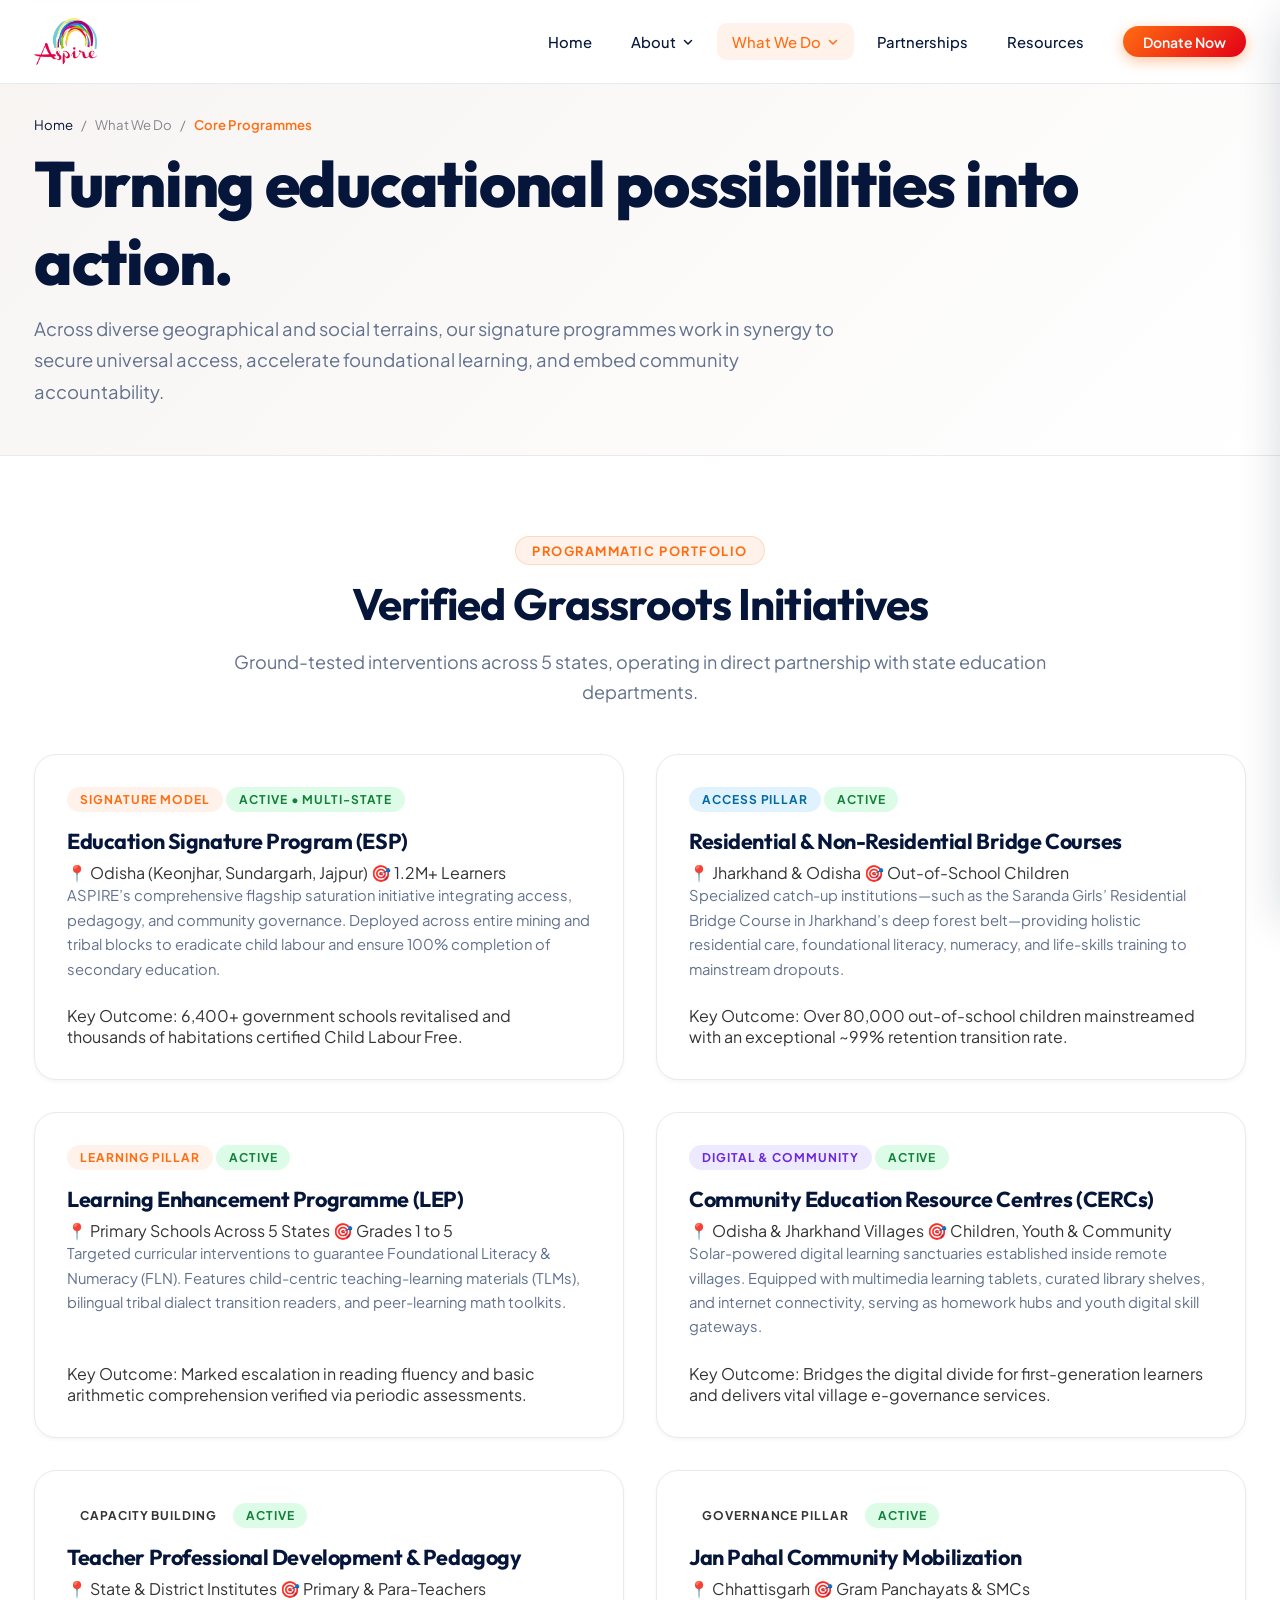
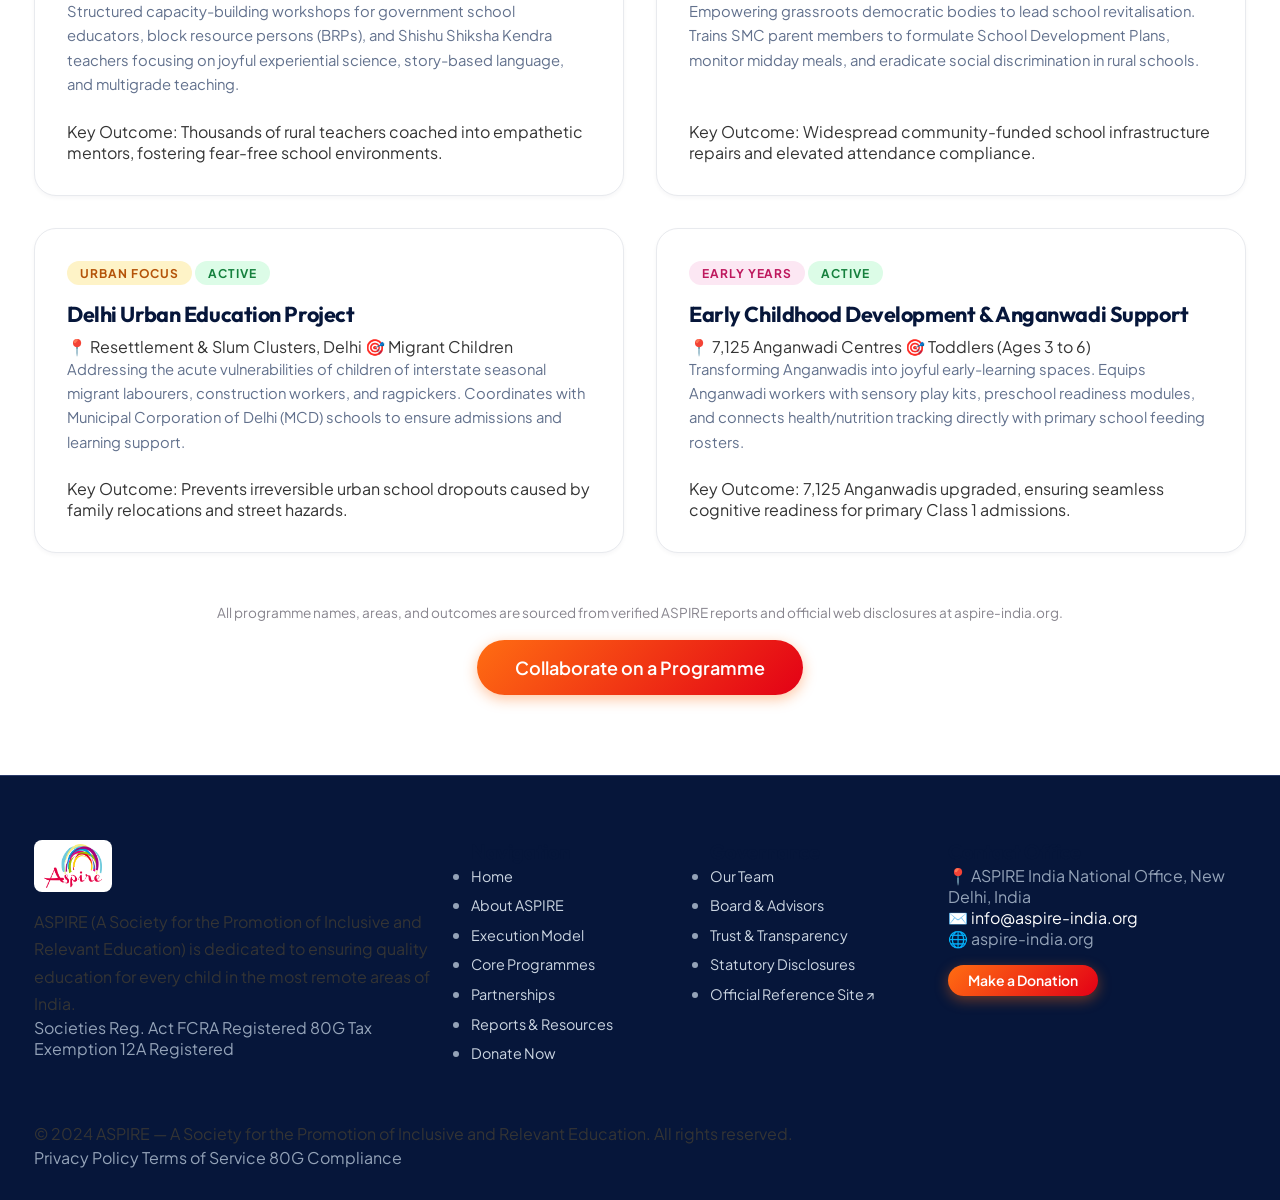
<file: pages/programmes.html>
<!DOCTYPE html>
<html lang="en">
<head>
  <meta charset="UTF-8">
  <meta name="viewport" content="width=device-width, initial-scale=1.0">
  <meta name="description" content="Explore ASPIRE India's core education programmes: Education Signature Program, Bridge Courses, Learning Enhancement, CERCs, and Early Childhood Development.">
  <title>Core Programmes — ASPIRE India Educational Initiatives</title>
  <link rel="preconnect" href="https://fonts.googleapis.com">
  <link rel="preconnect" href="https://fonts.gstatic.com" crossorigin>
  <link href="https://fonts.googleapis.com/css2?family=Newsreader:ital,opsz,wght@0,6..72,400;0,6..72,600;1,6..72,400;1,6..72,600&family=Outfit:wght@300;400;500;600;700;800;900&family=Plus+Jakarta+Sans:wght@300;400;500;600;700;800&display=swap" rel="stylesheet">
  <link rel="stylesheet" href="../css/styles.css?v=5.9">
</head>
<body>
  <a href="#main-content" class="skip-to-content">Skip to main content</a>
  <!-- Site Header -->
  <header class="site-header" role="banner">
    <div class="container header-inner">
      <a href="../index.html" class="site-logo" aria-label="ASPIRE India Homepage">
        <img src="../images/logo.png" alt="ASPIRE India Logo" height="46">
      </a>

      <nav class="desktop-nav" aria-label="Main Navigation">
        <ul class="nav-list">
          <li class="nav-item">
            <a href="../index.html" class="nav-link">Home</a>
          </li>

          <!-- About Us Dropdown -->
          <li class="nav-item">
            <button class="nav-link nav-dropdown-toggle " aria-expanded="false" aria-haspopup="true">
              About
              <svg width="12" height="12" viewBox="0 0 12 12" fill="none" aria-hidden="true">
                <path d="M2.5 4.5L6 8L9.5 4.5" stroke="currentColor" stroke-width="1.5" stroke-linecap="round" stroke-linejoin="round"/>
              </svg>
            </button>
                        <div class="nav-dropdown-menu" aria-hidden="true">
              <a href="about.html" class="dropdown-link">Who We Are<span class="dropdown-desc">Identity, mission, vision &amp; beliefs</span></a>
              <a href="board-advisors.html" class="dropdown-link">Board and Advisors<span class="dropdown-desc">Governance &amp; advisory council</span></a>
              <a href="team.html" class="dropdown-link">Our Team<span class="dropdown-desc">Leadership &amp; field professionals</span></a>
              <a href="trust-accountability.html" class="dropdown-link">Accountability<span class="dropdown-desc">Reports, audits &amp; disclosures</span></a>
              <a href="partnerships.html" class="dropdown-link">Partnerships<span class="dropdown-desc">CSR &amp; institutional collaboration</span></a>
              <a href="careers.html" class="dropdown-link">Careers<span class="dropdown-desc">Join our grassroots movement</span></a>
              <a href="contact.html" class="dropdown-link">Contact Us<span class="dropdown-desc">Reach our national &amp; state offices</span></a>
            </div>
          </li>

          <!-- What We Do Dropdown -->
          <li class="nav-item">
            <button class="nav-link nav-dropdown-toggle is-active" aria-expanded="false" aria-haspopup="true">
              What We Do
              <svg width="12" height="12" viewBox="0 0 12 12" fill="none" aria-hidden="true">
                <path d="M2.5 4.5L6 8L9.5 4.5" stroke="currentColor" stroke-width="1.5" stroke-linecap="round" stroke-linejoin="round"/>
              </svg>
            </button>
            <div class="nav-dropdown-menu" aria-hidden="true">
              <a href="execution-model.html" class="dropdown-link ">
                Execution Model
                <span class="dropdown-desc">Ecosystem-wide change methodology</span>
              </a>
              <a href="programmes.html" class="dropdown-link is-active">
                Core Programmes
                <span class="dropdown-desc">Flagship educational initiatives</span>
              </a>
            </div>
          </li>

          <li class="nav-item">
            <a href="partnerships.html" class="nav-link ">Partnerships</a>
          </li>

          <li class="nav-item">
            <a href="resources.html" class="nav-link ">Resources</a>
          </li>
        </ul>

        <a href="donate.html" class="btn btn-primary btn-sm donate-cta" data-track="header:donate_click">
          Donate Now
        </a>
      </nav>

      <button class="hamburger-btn" aria-label="Toggle mobile menu" aria-expanded="false">
        <span class="hamburger-line"></span>
        <span class="hamburger-line"></span>
        <span class="hamburger-line"></span>
      </button>
    </div>
  </header>

  <div class="drawer-overlay" aria-hidden="true"></div>

  <div class="mobile-drawer" aria-hidden="true" role="dialog" aria-label="Mobile Navigation">
    <div class="drawer-header">
      <div class="site-logo">
        <img src="../images/logo.png" alt="ASPIRE Logo" height="40">
      </div>
      <button class="drawer-close-btn" aria-label="Close mobile menu">&times;</button>
    </div>

    <nav class="mobile-nav-list">
      <a href="../index.html" class="mobile-nav-link">Home</a>

      <div class="mobile-nav-item">
        <button class="mobile-nav-link accordion-toggle" aria-expanded="false">
          About
          <svg width="14" height="14" viewBox="0 0 12 12" fill="none" aria-hidden="true">
            <path d="M2.5 4.5L6 8L9.5 4.5" stroke="currentColor" stroke-width="1.5" stroke-linecap="round" stroke-linejoin="round"/>
          </svg>
        </button>
                <div class="accordion-menu" aria-hidden="true">
          <a href="about.html" class="mobile-nav-link">Who We Are</a>
          <a href="board-advisors.html" class="mobile-nav-link">Board and Advisors</a>
          <a href="team.html" class="mobile-nav-link">Our Team</a>
          <a href="trust-accountability.html" class="mobile-nav-link">Accountability</a>
          <a href="partnerships.html" class="mobile-nav-link">Partnerships</a>
          <a href="careers.html" class="mobile-nav-link">Careers</a>
          <a href="contact.html" class="mobile-nav-link">Contact Us</a>
        </div>
      </div>

      <div class="mobile-nav-item">
        <button class="mobile-nav-link accordion-toggle" aria-expanded="false">
          What We Do
          <svg width="14" height="14" viewBox="0 0 12 12" fill="none" aria-hidden="true">
            <path d="M2.5 4.5L6 8L9.5 4.5" stroke="currentColor" stroke-width="1.5" stroke-linecap="round" stroke-linejoin="round"/>
          </svg>
        </button>
        <div class="accordion-menu" aria-hidden="true">
          <a href="execution-model.html" class="mobile-nav-link">Execution Model</a>
          <a href="programmes.html" class="mobile-nav-link is-active">Core Programmes</a>
        </div>
      </div>

      <a href="partnerships.html" class="mobile-nav-link">Partnerships</a>
      <a href="resources.html" class="mobile-nav-link">Resources</a>
    </nav>

    <div class="mobile-drawer-footer">
      <a href="donate.html" class="btn btn-primary btn-block donate-cta" style="width: 100%;">
        Donate Now
      </a>
      <p style="font-size: 0.75rem; color: var(--text-muted); text-align: center; margin-top: 1rem;">
        80G Tax Exemption Eligible · Registered Society
      </p>
    </div>
  </div>

  <main id="main-content">
    <header class="page-hero">
      <div class="container">
        <nav class="breadcrumbs" aria-label="Breadcrumbs">
          <a href="../index.html">Home</a>
          <span class="separator">/</span>
          <span>What We Do</span>
          <span class="separator">/</span>
          <span class="current">Core Programmes</span>
        </nav>
        <h1 class="page-title">Turning educational possibilities into action.</h1>
        <p class="page-lead">
          Across diverse geographical and social terrains, our signature programmes work in synergy to secure universal access, accelerate foundational learning, and embed community accountability.
        </p>
      </div>
    </header>

    <section class="section" aria-labelledby="programmes-heading">
      <div class="container">
        <div class="section-header reveal">
          <span class="section-tag">Programmatic Portfolio</span>
          <h2 id="programmes-heading" class="section-title">Verified Grassroots Initiatives</h2>
          <p class="section-subtitle">
            Ground-tested interventions across 5 states, operating in direct partnership with state education departments.
          </p>
        </div>

        <div class="programmes-grid reveal-stagger">
          <!-- Prog 1 -->
          <article class="programme-card">
            <div class="programme-badges">
              <span class="pillar-badge" style="background: var(--brand-primary-light); color: var(--brand-primary);">Signature Model</span>
              <span class="pillar-badge" style="background: #DCFCE7; color: #15803D;">Active &bull; Multi-State</span>
            </div>
            <h3 style="font-size: 1.35rem; margin-bottom: 0.5rem;">Education Signature Program (ESP)</h3>
            <div class="programme-meta">
              <span>📍 Odisha (Keonjhar, Sundargarh, Jajpur)</span>
              <span>🎯 1.2M+ Learners</span>
            </div>
            <p class="pillar-desc">
              ASPIRE’s comprehensive flagship saturation initiative integrating access, pedagogy, and community governance. Deployed across entire mining and tribal blocks to eradicate child labour and ensure 100% completion of secondary education.
            </p>
            <div class="programme-outcomes">
              Key Outcome: 6,400+ government schools revitalised and thousands of habitations certified Child Labour Free.
            </div>
          </article>

          <!-- Prog 2 -->
          <article class="programme-card">
            <div class="programme-badges">
              <span class="pillar-badge" style="background: #E0F2FE; color: #0369A1;">Access Pillar</span>
              <span class="pillar-badge" style="background: #DCFCE7; color: #15803D;">Active</span>
            </div>
            <h3 style="font-size: 1.35rem; margin-bottom: 0.5rem;">Residential &amp; Non-Residential Bridge Courses</h3>
            <div class="programme-meta">
              <span>📍 Jharkhand &amp; Odisha</span>
              <span>🎯 Out-of-School Children</span>
            </div>
            <p class="pillar-desc">
              Specialized catch-up institutions—such as the Saranda Girls’ Residential Bridge Course in Jharkhand’s deep forest belt—providing holistic residential care, foundational literacy, numeracy, and life-skills training to mainstream dropouts.
            </p>
            <div class="programme-outcomes">
              Key Outcome: Over 80,000 out-of-school children mainstreamed with an exceptional ~99% retention transition rate.
            </div>
          </article>

          <!-- Prog 3 -->
          <article class="programme-card">
            <div class="programme-badges">
              <span class="pillar-badge" style="background: var(--brand-primary-light); color: var(--brand-primary);">Learning Pillar</span>
              <span class="pillar-badge" style="background: #DCFCE7; color: #15803D;">Active</span>
            </div>
            <h3 style="font-size: 1.35rem; margin-bottom: 0.5rem;">Learning Enhancement Programme (LEP)</h3>
            <div class="programme-meta">
              <span>📍 Primary Schools Across 5 States</span>
              <span>🎯 Grades 1 to 5</span>
            </div>
            <p class="pillar-desc">
              Targeted curricular interventions to guarantee Foundational Literacy &amp; Numeracy (FLN). Features child-centric teaching-learning materials (TLMs), bilingual tribal dialect transition readers, and peer-learning math toolkits.
            </p>
            <div class="programme-outcomes">
              Key Outcome: Marked escalation in reading fluency and basic arithmetic comprehension verified via periodic assessments.
            </div>
          </article>

          <!-- Prog 4 -->
          <article class="programme-card">
            <div class="programme-badges">
              <span class="pillar-badge" style="background: #EDE9FE; color: #6D28D9;">Digital &amp; Community</span>
              <span class="pillar-badge" style="background: #DCFCE7; color: #15803D;">Active</span>
            </div>
            <h3 style="font-size: 1.35rem; margin-bottom: 0.5rem;">Community Education Resource Centres (CERCs)</h3>
            <div class="programme-meta">
              <span>📍 Odisha &amp; Jharkhand Villages</span>
              <span>🎯 Children, Youth &amp; Community</span>
            </div>
            <p class="pillar-desc">
              Solar-powered digital learning sanctuaries established inside remote villages. Equipped with multimedia learning tablets, curated library shelves, and internet connectivity, serving as homework hubs and youth digital skill gateways.
            </p>
            <div class="programme-outcomes">
              Key Outcome: Bridges the digital divide for first-generation learners and delivers vital village e-governance services.
            </div>
          </article>

          <!-- Prog 5 -->
          <article class="programme-card">
            <div class="programme-badges">
              <span class="pillar-badge" style="background: var(--brand-accent-light); color: var(--brand-accent);">Capacity Building</span>
              <span class="pillar-badge" style="background: #DCFCE7; color: #15803D;">Active</span>
            </div>
            <h3 style="font-size: 1.35rem; margin-bottom: 0.5rem;">Teacher Professional Development &amp; Pedagogy</h3>
            <div class="programme-meta">
              <span>📍 State &amp; District Institutes</span>
              <span>🎯 Primary &amp; Para-Teachers</span>
            </div>
            <p class="pillar-desc">
              Structured capacity-building workshops for government school educators, block resource persons (BRPs), and Shishu Shiksha Kendra teachers focusing on joyful experiential science, story-based language, and multigrade teaching.
            </p>
            <div class="programme-outcomes">
              Key Outcome: Thousands of rural teachers coached into empathetic mentors, fostering fear-free school environments.
            </div>
          </article>

          <!-- Prog 6 -->
          <article class="programme-card">
            <div class="programme-badges">
              <span class="pillar-badge" style="background: var(--brand-secondary-light); color: var(--brand-secondary);">Governance Pillar</span>
              <span class="pillar-badge" style="background: #DCFCE7; color: #15803D;">Active</span>
            </div>
            <h3 style="font-size: 1.35rem; margin-bottom: 0.5rem;">Jan Pahal Community Mobilization</h3>
            <div class="programme-meta">
              <span>📍 Chhattisgarh</span>
              <span>🎯 Gram Panchayats &amp; SMCs</span>
            </div>
            <p class="pillar-desc">
              Empowering grassroots democratic bodies to lead school revitalisation. Trains SMC parent members to formulate School Development Plans, monitor midday meals, and eradicate social discrimination in rural schools.
            </p>
            <div class="programme-outcomes">
              Key Outcome: Widespread community-funded school infrastructure repairs and elevated attendance compliance.
            </div>
          </article>

          <!-- Prog 7 -->
          <article class="programme-card">
            <div class="programme-badges">
              <span class="pillar-badge" style="background: #FEF3C7; color: #B45309;">Urban Focus</span>
              <span class="pillar-badge" style="background: #DCFCE7; color: #15803D;">Active</span>
            </div>
            <h3 style="font-size: 1.35rem; margin-bottom: 0.5rem;">Delhi Urban Education Project</h3>
            <div class="programme-meta">
              <span>📍 Resettlement &amp; Slum Clusters, Delhi</span>
              <span>🎯 Migrant Children</span>
            </div>
            <p class="pillar-desc">
              Addressing the acute vulnerabilities of children of interstate seasonal migrant labourers, construction workers, and ragpickers. Coordinates with Municipal Corporation of Delhi (MCD) schools to ensure admissions and learning support.
            </p>
            <div class="programme-outcomes">
              Key Outcome: Prevents irreversible urban school dropouts caused by family relocations and street hazards.
            </div>
          </article>

          <!-- Prog 8 -->
          <article class="programme-card">
            <div class="programme-badges">
              <span class="pillar-badge" style="background: #FCE7F3; color: #BE185D;">Early Years</span>
              <span class="pillar-badge" style="background: #DCFCE7; color: #15803D;">Active</span>
            </div>
            <h3 style="font-size: 1.35rem; margin-bottom: 0.5rem;">Early Childhood Development &amp; Anganwadi Support</h3>
            <div class="programme-meta">
              <span>📍 7,125 Anganwadi Centres</span>
              <span>🎯 Toddlers (Ages 3 to 6)</span>
            </div>
            <p class="pillar-desc">
              Transforming Anganwadis into joyful early-learning spaces. Equips Anganwadi workers with sensory play kits, preschool readiness modules, and connects health/nutrition tracking directly with primary school feeding rosters.
            </p>
            <div class="programme-outcomes">
              Key Outcome: 7,125 Anganwadis upgraded, ensuring seamless cognitive readiness for primary Class 1 admissions.
            </div>
          </article>
        </div>

        <div style="text-align: center; margin-top: var(--space-12);" class="reveal">
          <p style="font-size: 0.85rem; color: var(--text-muted); margin-bottom: var(--space-4);">
            All programme names, areas, and outcomes are sourced from verified ASPIRE reports and official web disclosures at aspire-india.org.
          </p>
          <a href="partnerships.html" class="btn btn-primary btn-lg">
            Collaborate on a Programme
          </a>
        </div>
      </div>
    </section>
  </main>

  <!-- Site Footer -->
  <footer class="site-footer" role="contentinfo">
    <div class="container">
      <div class="footer-grid">
        <div class="footer-brand">
          <div style="margin-bottom: var(--space-4);">
            <img src="../images/logo.png" alt="ASPIRE India Logo" height="48" style="background: #fff; padding: 4px 10px; border-radius: 8px;">
          </div>
          <p>
            ASPIRE (A Society for the Promotion of Inclusive and Relevant Education) is dedicated to ensuring quality education for every child in the most remote areas of India.
          </p>
          <div class="footer-credentials">
            <span class="cred-badge">Societies Reg. Act</span>
            <span class="cred-badge">FCRA Registered</span>
            <span class="cred-badge">80G Tax Exemption</span>
            <span class="cred-badge">12A Registered</span>
          </div>
        </div>

        <div>
          <h4 class="footer-heading">Navigation</h4>
          <ul class="footer-links">
            <li><a href="../index.html">Home</a></li>
            <li><a href="about.html">About ASPIRE</a></li>
            <li><a href="execution-model.html">Execution Model</a></li>
            <li><a href="programmes.html">Core Programmes</a></li>
            <li><a href="partnerships.html">Partnerships</a></li>
            <li><a href="resources.html">Reports &amp; Resources</a></li>
            <li><a href="donate.html">Donate Now</a></li>
          </ul>
        </div>

        <div>
          <h4 class="footer-heading">Governance</h4>
          <ul class="footer-links">
            <li><a href="team.html">Our Team</a></li>
            <li><a href="board-advisors.html">Board &amp; Advisors</a></li>
            <li><a href="trust-accountability.html">Trust &amp; Transparency</a></li>
            <li><a href="trust-accountability.html#audits">Statutory Disclosures</a></li>
            <li><a href="https://aspire-india.org/" target="_blank" rel="noopener noreferrer">Official Reference Site &nearr;</a></li>
          </ul>
        </div>

        <div>
          <h4 class="footer-heading">Contact Office</h4>
          <div class="footer-contact-item">
            <span>📍</span>
            <span>ASPIRE India National Office, New Delhi, India</span>
          </div>
          <div class="footer-contact-item">
            <span>✉️</span>
            <a href="mailto:info@aspire-india.org" style="color: #fff;">info@aspire-india.org</a>
          </div>
          <div class="footer-contact-item">
            <span>🌐</span>
            <span>aspire-india.org</span>
          </div>
          <div style="margin-top: var(--space-4);">
            <a href="donate.html" class="btn btn-primary btn-sm donate-cta">Make a Donation</a>
          </div>
        </div>
      </div>

      <div class="footer-bottom">
        <p>&copy; 2024 ASPIRE — A Society for the Promotion of Inclusive and Relevant Education. All rights reserved.</p>
        <div class="footer-legal-links">
          <a href="trust-accountability.html">Privacy Policy</a>
          <a href="trust-accountability.html">Terms of Service</a>
          <a href="trust-accountability.html">80G Compliance</a>
        </div>
      </div>
    </div>
  </footer>

    <!-- Global Glassmorphic Search Modal -->
  <div class="search-modal-backdrop" id="search-modal" aria-hidden="true" role="dialog" aria-modal="true" aria-label="Site Search">
    <div class="search-modal-dialog">
      <div class="search-input-header">
        <svg width="20" height="20" viewBox="0 0 24 24" fill="none" stroke="currentColor" stroke-width="2" stroke-linecap="round" stroke-linejoin="round">
          <circle cx="11" cy="11" r="8"></circle>
          <line x1="21" y1="21" x2="16.65" y2="16.65"></line>
        </svg>
        <input type="search" id="global-search-input" placeholder="Search programmes, team, governance, donate..." autocomplete="off">
        <button class="search-close-btn" id="search-close-btn" aria-label="Close search">&times;</button>
      </div>
      <div class="search-results-container" id="search-results-list"></div>
    </div>
  </div>

  <button class="back-to-top" aria-label="Back to top">&uarr;</button>
  <script src="../js/main.js?v=5.9" defer></script>
</body>
</html>
</file>
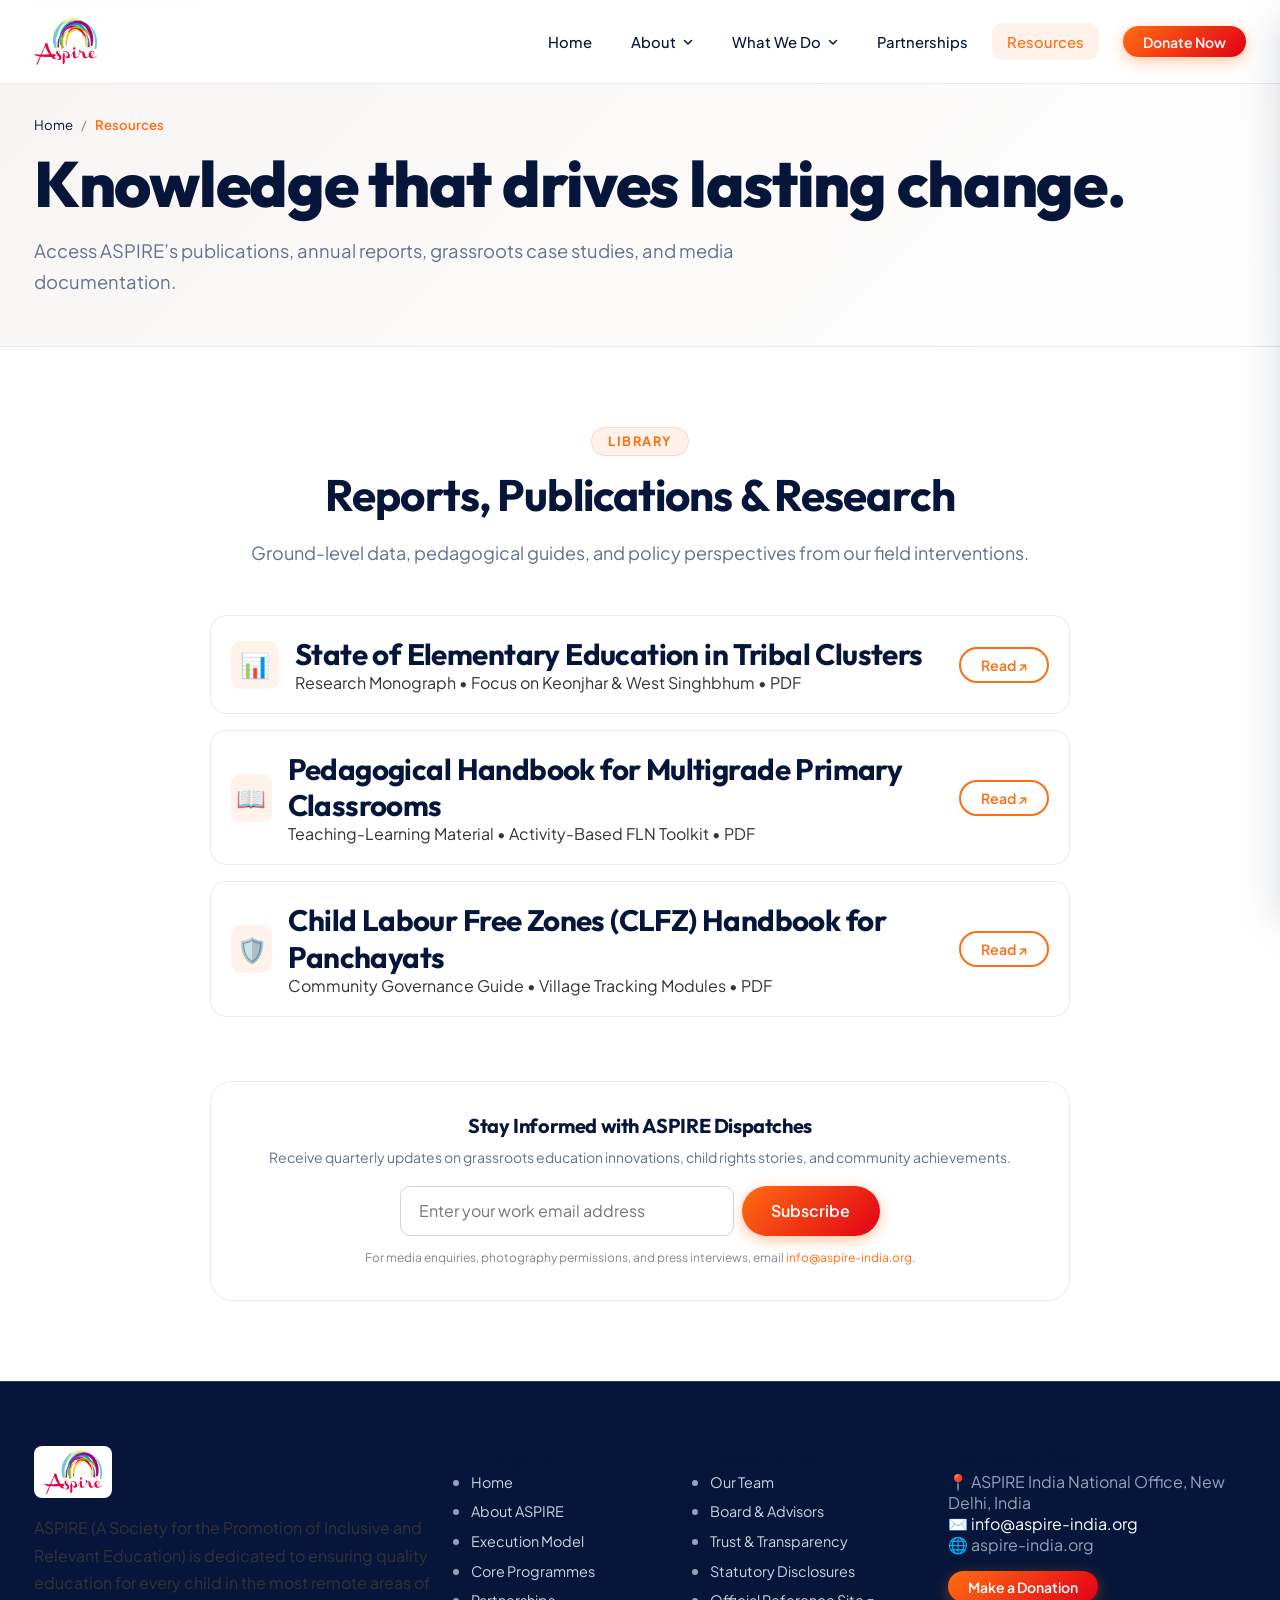
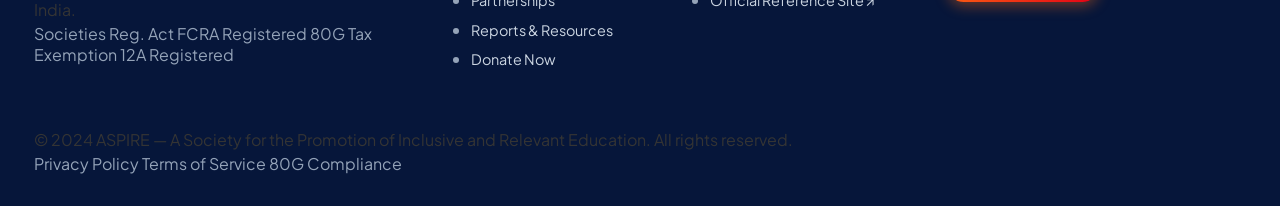
<file: pages/resources.html>
<!DOCTYPE html>
<html lang="en">
<head>
  <meta charset="UTF-8">
  <meta name="viewport" content="width=device-width, initial-scale=1.0">
  <meta name="description" content="Explore ASPIRE India's publication archive, research studies, field newsletters, and educational media gallery.">
  <title>Resources — Reports, Publications &amp; Media | ASPIRE India</title>
  <link rel="preconnect" href="https://fonts.googleapis.com">
  <link rel="preconnect" href="https://fonts.gstatic.com" crossorigin>
  <link href="https://fonts.googleapis.com/css2?family=Newsreader:ital,opsz,wght@0,6..72,400;0,6..72,600;1,6..72,400;1,6..72,600&family=Outfit:wght@300;400;500;600;700;800;900&family=Plus+Jakarta+Sans:wght@300;400;500;600;700;800&display=swap" rel="stylesheet">
  <link rel="stylesheet" href="../css/styles.css?v=5.9">
</head>
<body>
  <a href="#main-content" class="skip-to-content">Skip to main content</a>
  <!-- Site Header -->
  <header class="site-header" role="banner">
    <div class="container header-inner">
      <a href="../index.html" class="site-logo" aria-label="ASPIRE India Homepage">
        <img src="../images/logo.png" alt="ASPIRE India Logo" height="46">
      </a>

      <nav class="desktop-nav" aria-label="Main Navigation">
        <ul class="nav-list">
          <li class="nav-item">
            <a href="../index.html" class="nav-link">Home</a>
          </li>

          <!-- About Us Dropdown -->
          <li class="nav-item">
            <button class="nav-link nav-dropdown-toggle " aria-expanded="false" aria-haspopup="true">
              About
              <svg width="12" height="12" viewBox="0 0 12 12" fill="none" aria-hidden="true">
                <path d="M2.5 4.5L6 8L9.5 4.5" stroke="currentColor" stroke-width="1.5" stroke-linecap="round" stroke-linejoin="round"/>
              </svg>
            </button>
                        <div class="nav-dropdown-menu" aria-hidden="true">
              <a href="about.html" class="dropdown-link">Who We Are<span class="dropdown-desc">Identity, mission, vision &amp; beliefs</span></a>
              <a href="board-advisors.html" class="dropdown-link">Board and Advisors<span class="dropdown-desc">Governance &amp; advisory council</span></a>
              <a href="team.html" class="dropdown-link">Our Team<span class="dropdown-desc">Leadership &amp; field professionals</span></a>
              <a href="trust-accountability.html" class="dropdown-link">Accountability<span class="dropdown-desc">Reports, audits &amp; disclosures</span></a>
              <a href="partnerships.html" class="dropdown-link">Partnerships<span class="dropdown-desc">CSR &amp; institutional collaboration</span></a>
              <a href="careers.html" class="dropdown-link">Careers<span class="dropdown-desc">Join our grassroots movement</span></a>
              <a href="contact.html" class="dropdown-link">Contact Us<span class="dropdown-desc">Reach our national &amp; state offices</span></a>
            </div>
          </li>

          <!-- What We Do Dropdown -->
          <li class="nav-item">
            <button class="nav-link nav-dropdown-toggle " aria-expanded="false" aria-haspopup="true">
              What We Do
              <svg width="12" height="12" viewBox="0 0 12 12" fill="none" aria-hidden="true">
                <path d="M2.5 4.5L6 8L9.5 4.5" stroke="currentColor" stroke-width="1.5" stroke-linecap="round" stroke-linejoin="round"/>
              </svg>
            </button>
            <div class="nav-dropdown-menu" aria-hidden="true">
              <a href="execution-model.html" class="dropdown-link ">
                Execution Model
                <span class="dropdown-desc">Ecosystem-wide change methodology</span>
              </a>
              <a href="programmes.html" class="dropdown-link ">
                Core Programmes
                <span class="dropdown-desc">Flagship educational initiatives</span>
              </a>
            </div>
          </li>

          <li class="nav-item">
            <a href="partnerships.html" class="nav-link ">Partnerships</a>
          </li>

          <li class="nav-item">
            <a href="resources.html" class="nav-link is-active">Resources</a>
          </li>
        </ul>

        <a href="donate.html" class="btn btn-primary btn-sm donate-cta" data-track="header:donate_click">
          Donate Now
        </a>
      </nav>

      <button class="hamburger-btn" aria-label="Toggle mobile menu" aria-expanded="false">
        <span class="hamburger-line"></span>
        <span class="hamburger-line"></span>
        <span class="hamburger-line"></span>
      </button>
    </div>
  </header>

  <div class="drawer-overlay" aria-hidden="true"></div>

  <div class="mobile-drawer" aria-hidden="true" role="dialog" aria-label="Mobile Navigation">
    <div class="drawer-header">
      <div class="site-logo">
        <img src="../images/logo.png" alt="ASPIRE Logo" height="40">
      </div>
      <button class="drawer-close-btn" aria-label="Close mobile menu">&times;</button>
    </div>

    <nav class="mobile-nav-list">
      <a href="../index.html" class="mobile-nav-link">Home</a>

      <div class="mobile-nav-item">
        <button class="mobile-nav-link accordion-toggle" aria-expanded="false">
          About
          <svg width="14" height="14" viewBox="0 0 12 12" fill="none" aria-hidden="true">
            <path d="M2.5 4.5L6 8L9.5 4.5" stroke="currentColor" stroke-width="1.5" stroke-linecap="round" stroke-linejoin="round"/>
          </svg>
        </button>
                <div class="accordion-menu" aria-hidden="true">
          <a href="about.html" class="mobile-nav-link">Who We Are</a>
          <a href="board-advisors.html" class="mobile-nav-link">Board and Advisors</a>
          <a href="team.html" class="mobile-nav-link">Our Team</a>
          <a href="trust-accountability.html" class="mobile-nav-link">Accountability</a>
          <a href="partnerships.html" class="mobile-nav-link">Partnerships</a>
          <a href="careers.html" class="mobile-nav-link">Careers</a>
          <a href="contact.html" class="mobile-nav-link">Contact Us</a>
        </div>
      </div>

      <div class="mobile-nav-item">
        <button class="mobile-nav-link accordion-toggle" aria-expanded="false">
          What We Do
          <svg width="14" height="14" viewBox="0 0 12 12" fill="none" aria-hidden="true">
            <path d="M2.5 4.5L6 8L9.5 4.5" stroke="currentColor" stroke-width="1.5" stroke-linecap="round" stroke-linejoin="round"/>
          </svg>
        </button>
        <div class="accordion-menu" aria-hidden="true">
          <a href="execution-model.html" class="mobile-nav-link">Execution Model</a>
          <a href="programmes.html" class="mobile-nav-link">Core Programmes</a>
        </div>
      </div>

      <a href="partnerships.html" class="mobile-nav-link">Partnerships</a>
      <a href="resources.html" class="mobile-nav-link is-active">Resources</a>
    </nav>

    <div class="mobile-drawer-footer">
      <a href="donate.html" class="btn btn-primary btn-block donate-cta" style="width: 100%;">
        Donate Now
      </a>
      <p style="font-size: 0.75rem; color: var(--text-muted); text-align: center; margin-top: 1rem;">
        80G Tax Exemption Eligible · Registered Society
      </p>
    </div>
  </div>

  <main id="main-content">
    <header class="page-hero">
      <div class="container">
        <nav class="breadcrumbs" aria-label="Breadcrumbs">
          <a href="../index.html">Home</a>
          <span class="separator">/</span>
          <span class="current">Resources</span>
        </nav>
        <h1 class="page-title">Knowledge that drives lasting change.</h1>
        <p class="page-lead">
          Access ASPIRE’s publications, annual reports, grassroots case studies, and media documentation.
        </p>
      </div>
    </header>

    <section class="section" aria-labelledby="resources-heading">
      <div class="container">
        <div class="section-header reveal">
          <span class="section-tag">Library</span>
          <h2 id="resources-heading" class="section-title">Reports, Publications &amp; Research</h2>
          <p class="section-subtitle">
            Ground-level data, pedagogical guides, and policy perspectives from our field interventions.
          </p>
        </div>

        <div class="doc-list reveal-stagger" style="max-width: 860px; margin: 0 auto var(--space-16);">
          <div class="doc-card">
            <div class="doc-left">
              <div class="doc-icon">📊</div>
              <div>
                <h3 class="doc-title">State of Elementary Education in Tribal Clusters</h3>
                <div class="doc-meta">Research Monograph &bull; Focus on Keonjhar &amp; West Singhbhum &bull; PDF</div>
              </div>
            </div>
            <a href="https://aspire-india.org/" target="_blank" rel="noopener noreferrer" class="btn btn-outline btn-sm">Read &nearr;</a>
          </div>

          <div class="doc-card">
            <div class="doc-left">
              <div class="doc-icon">📖</div>
              <div>
                <h3 class="doc-title">Pedagogical Handbook for Multigrade Primary Classrooms</h3>
                <div class="doc-meta">Teaching-Learning Material &bull; Activity-Based FLN Toolkit &bull; PDF</div>
              </div>
            </div>
            <a href="https://aspire-india.org/" target="_blank" rel="noopener noreferrer" class="btn btn-outline btn-sm">Read &nearr;</a>
          </div>

          <div class="doc-card">
            <div class="doc-left">
              <div class="doc-icon">🛡️</div>
              <div>
                <h3 class="doc-title">Child Labour Free Zones (CLFZ) Handbook for Panchayats</h3>
                <div class="doc-meta">Community Governance Guide &bull; Village Tracking Modules &bull; PDF</div>
              </div>
            </div>
            <a href="https://aspire-india.org/" target="_blank" rel="noopener noreferrer" class="btn btn-outline btn-sm">Read &nearr;</a>
          </div>
        </div>

        <!-- Newsletter & Media Notice -->
        <div class="container-narrow reveal" style="background: var(--bg-surface); border: 1px solid var(--border-light); border-radius: var(--radius-xl); padding: var(--space-8); text-align: center;">
          <h3 style="font-size: 1.25rem; margin-bottom: 0.5rem;">Stay Informed with ASPIRE Dispatches</h3>
          <p style="font-size: 0.875rem; color: var(--text-secondary); margin-bottom: var(--space-4);">
            Receive quarterly updates on grassroots education innovations, child rights stories, and community achievements.
          </p>
          <div style="display: flex; gap: var(--space-2); max-width: 480px; margin: 0 auto;">
            <input type="email" class="form-input" placeholder="Enter your work email address" aria-label="Email for newsletter">
            <button type="button" class="btn btn-primary" onclick="alert('Thank you for subscribing to ASPIRE updates!');">Subscribe</button>
          </div>
          <p style="font-size: 0.75rem; color: var(--text-muted); margin-top: var(--space-3);">
            For media enquiries, photography permissions, and press interviews, email <a href="mailto:info@aspire-india.org" style="color: var(--brand-primary);">info@aspire-india.org</a>.
          </p>
        </div>
      </div>
    </section>
  </main>

  <!-- Site Footer -->
  <footer class="site-footer" role="contentinfo">
    <div class="container">
      <div class="footer-grid">
        <div class="footer-brand">
          <div style="margin-bottom: var(--space-4);">
            <img src="../images/logo.png" alt="ASPIRE India Logo" height="48" style="background: #fff; padding: 4px 10px; border-radius: 8px;">
          </div>
          <p>
            ASPIRE (A Society for the Promotion of Inclusive and Relevant Education) is dedicated to ensuring quality education for every child in the most remote areas of India.
          </p>
          <div class="footer-credentials">
            <span class="cred-badge">Societies Reg. Act</span>
            <span class="cred-badge">FCRA Registered</span>
            <span class="cred-badge">80G Tax Exemption</span>
            <span class="cred-badge">12A Registered</span>
          </div>
        </div>

        <div>
          <h4 class="footer-heading">Navigation</h4>
          <ul class="footer-links">
            <li><a href="../index.html">Home</a></li>
            <li><a href="about.html">About ASPIRE</a></li>
            <li><a href="execution-model.html">Execution Model</a></li>
            <li><a href="programmes.html">Core Programmes</a></li>
            <li><a href="partnerships.html">Partnerships</a></li>
            <li><a href="resources.html">Reports &amp; Resources</a></li>
            <li><a href="donate.html">Donate Now</a></li>
          </ul>
        </div>

        <div>
          <h4 class="footer-heading">Governance</h4>
          <ul class="footer-links">
            <li><a href="team.html">Our Team</a></li>
            <li><a href="board-advisors.html">Board &amp; Advisors</a></li>
            <li><a href="trust-accountability.html">Trust &amp; Transparency</a></li>
            <li><a href="trust-accountability.html#audits">Statutory Disclosures</a></li>
            <li><a href="https://aspire-india.org/" target="_blank" rel="noopener noreferrer">Official Reference Site &nearr;</a></li>
          </ul>
        </div>

        <div>
          <h4 class="footer-heading">Contact Office</h4>
          <div class="footer-contact-item">
            <span>📍</span>
            <span>ASPIRE India National Office, New Delhi, India</span>
          </div>
          <div class="footer-contact-item">
            <span>✉️</span>
            <a href="mailto:info@aspire-india.org" style="color: #fff;">info@aspire-india.org</a>
          </div>
          <div class="footer-contact-item">
            <span>🌐</span>
            <span>aspire-india.org</span>
          </div>
          <div style="margin-top: var(--space-4);">
            <a href="donate.html" class="btn btn-primary btn-sm donate-cta">Make a Donation</a>
          </div>
        </div>
      </div>

      <div class="footer-bottom">
        <p>&copy; 2024 ASPIRE — A Society for the Promotion of Inclusive and Relevant Education. All rights reserved.</p>
        <div class="footer-legal-links">
          <a href="trust-accountability.html">Privacy Policy</a>
          <a href="trust-accountability.html">Terms of Service</a>
          <a href="trust-accountability.html">80G Compliance</a>
        </div>
      </div>
    </div>
  </footer>

    <!-- Global Glassmorphic Search Modal -->
  <div class="search-modal-backdrop" id="search-modal" aria-hidden="true" role="dialog" aria-modal="true" aria-label="Site Search">
    <div class="search-modal-dialog">
      <div class="search-input-header">
        <svg width="20" height="20" viewBox="0 0 24 24" fill="none" stroke="currentColor" stroke-width="2" stroke-linecap="round" stroke-linejoin="round">
          <circle cx="11" cy="11" r="8"></circle>
          <line x1="21" y1="21" x2="16.65" y2="16.65"></line>
        </svg>
        <input type="search" id="global-search-input" placeholder="Search programmes, team, governance, donate..." autocomplete="off">
        <button class="search-close-btn" id="search-close-btn" aria-label="Close search">&times;</button>
      </div>
      <div class="search-results-container" id="search-results-list"></div>
    </div>
  </div>

  <button class="back-to-top" aria-label="Back to top">&uarr;</button>
  <script src="../js/main.js?v=5.9" defer></script>
</body>
</html>
</file>
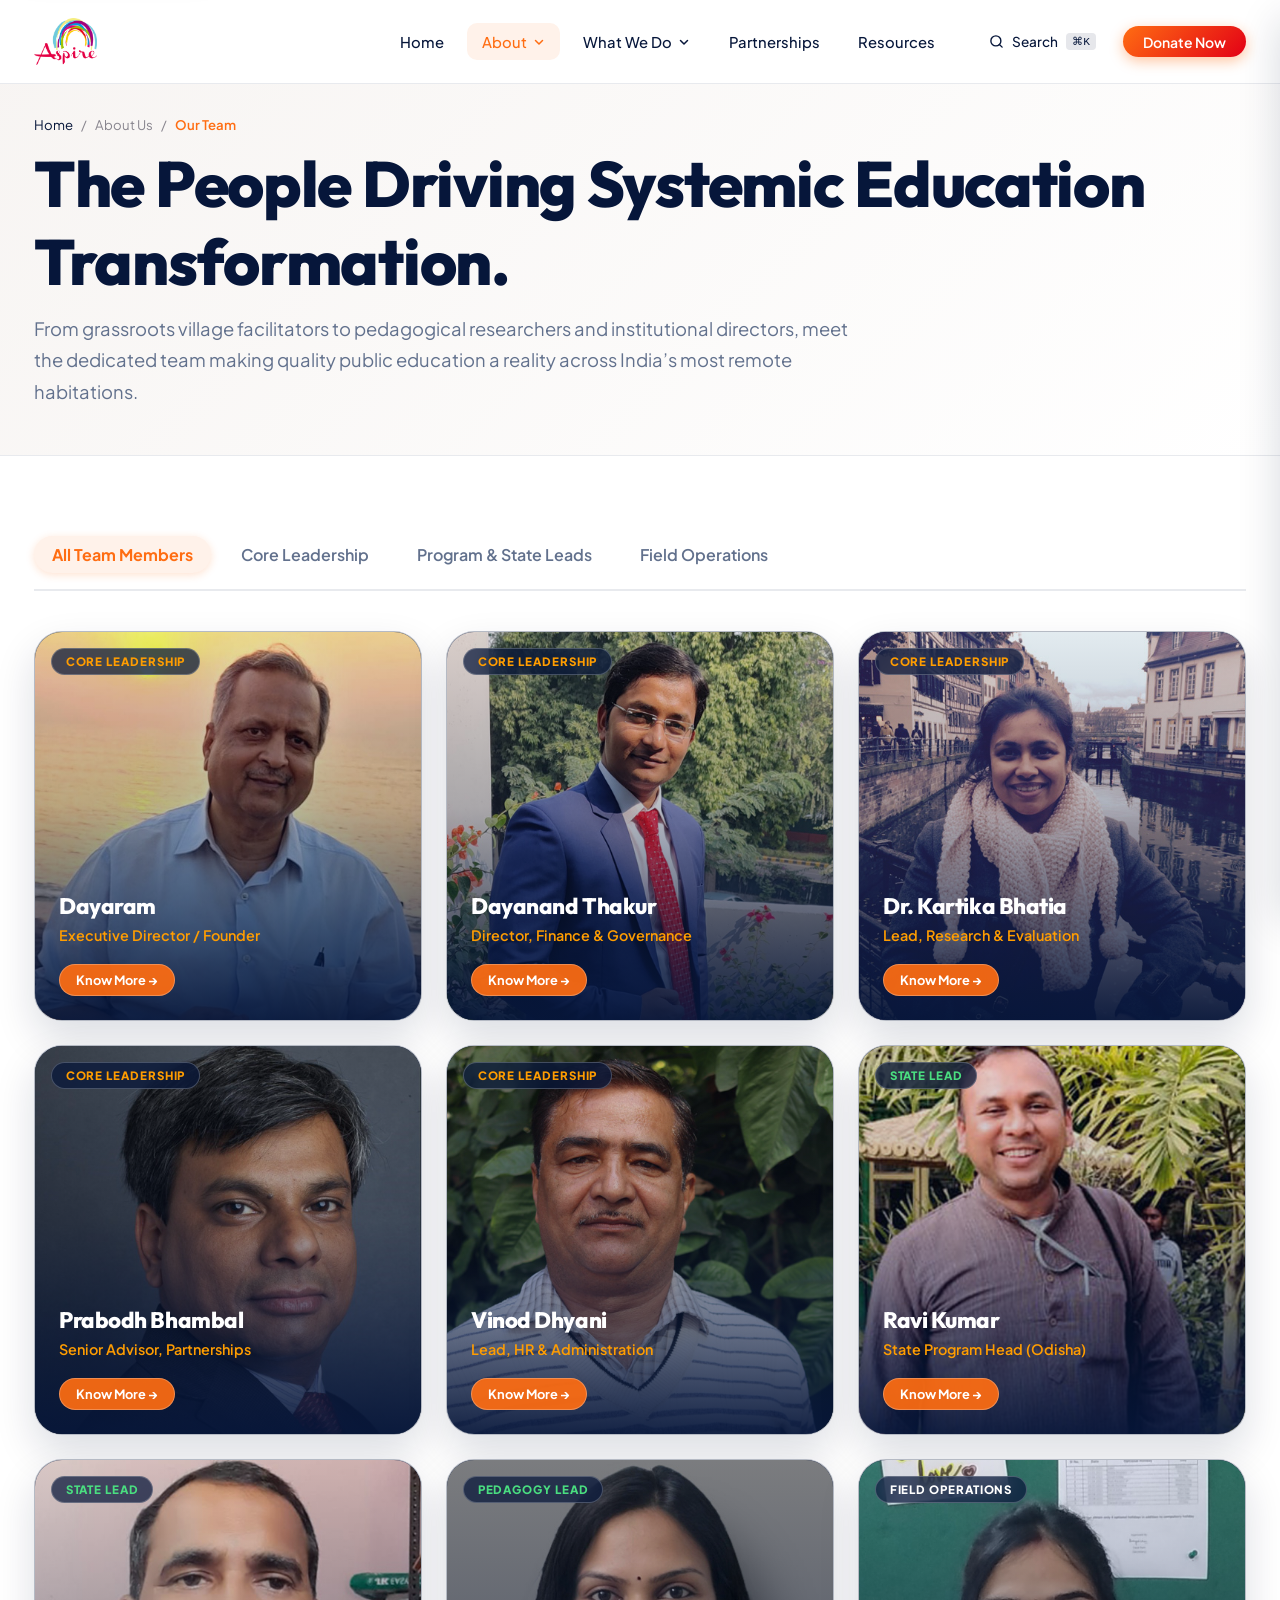
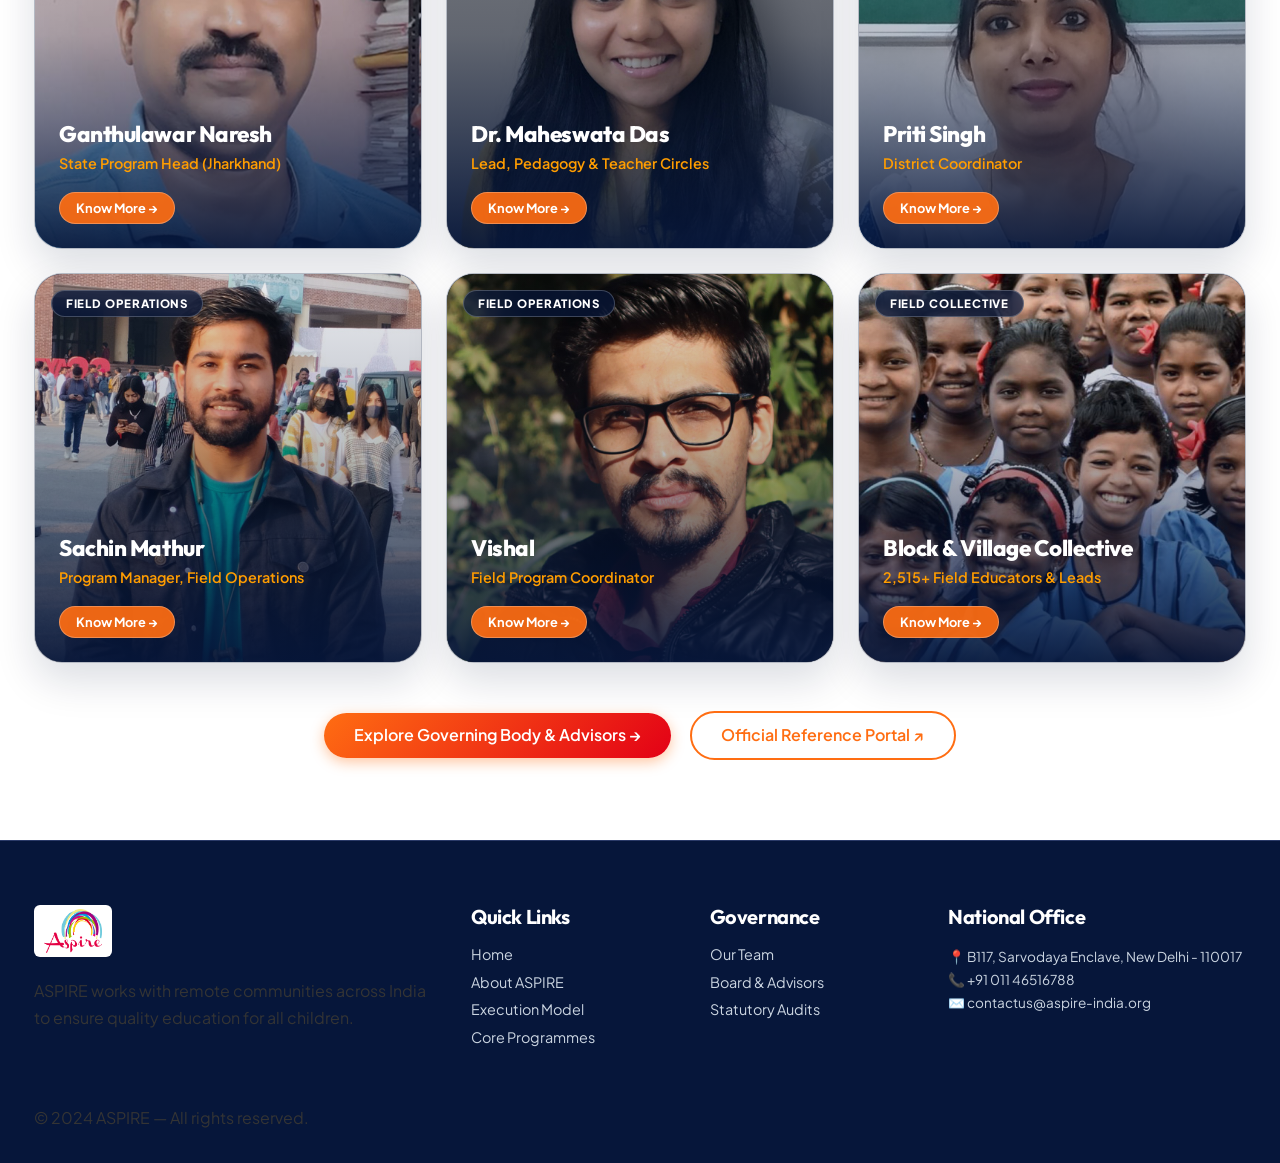
<file: pages/team.html>
<!DOCTYPE html>
<html lang="en">
<head>
  <meta charset="UTF-8">
  <meta name="viewport" content="width=device-width, initial-scale=1.0">
  <meta name="description" content="Meet the leadership, state heads, and grassroots teams behind ASPIRE India's public education movement.">
  <title>Our Team — Leadership &amp; Field Professionals | ASPIRE India</title>
  <link rel="preconnect" href="https://fonts.googleapis.com">
  <link rel="preconnect" href="https://fonts.gstatic.com" crossorigin>
  <link href="https://fonts.googleapis.com/css2?family=Newsreader:ital,opsz,wght@0,6..72,400;0,6..72,600;1,6..72,400;1,6..72,600&family=Outfit:wght@300;400;500;600;700;800;900&family=Plus+Jakarta+Sans:wght@300;400;500;600;700;800&display=swap" rel="stylesheet">
  <link rel="stylesheet" href="../css/styles.css?v=5.9">
</head>
<body>
  <a href="#main-content" class="skip-to-content">Skip to main content</a>

  <!-- Header -->
  <header class="site-header" role="banner">
    <div class="container header-inner">
      <a href="../index.html" class="site-logo" aria-label="ASPIRE India Homepage">
        <img src="../images/logo.png" alt="ASPIRE India Logo" height="46">
      </a>
      <nav class="desktop-nav" aria-label="Main Navigation">
        <ul class="nav-list">
          <li class="nav-item"><a href="../index.html" class="nav-link">Home</a></li>
          <li class="nav-item">
            <button class="nav-link nav-dropdown-toggle is-active" aria-expanded="false" aria-haspopup="true">
              About
              <svg width="12" height="12" viewBox="0 0 12 12" fill="none"><path d="M2.5 4.5L6 8L9.5 4.5" stroke="currentColor" stroke-width="1.5" stroke-linecap="round" stroke-linejoin="round"/></svg>
            </button>
                        <div class="nav-dropdown-menu" aria-hidden="true">
              <a href="about.html" class="dropdown-link">Who We Are<span class="dropdown-desc">Identity, mission, vision &amp; beliefs</span></a>
              <a href="board-advisors.html" class="dropdown-link">Board and Advisors<span class="dropdown-desc">Governance &amp; advisory council</span></a>
              <a href="team.html" class="dropdown-link is-active">Our Team<span class="dropdown-desc">Leadership &amp; field professionals</span></a>
              <a href="trust-accountability.html" class="dropdown-link">Accountability<span class="dropdown-desc">Reports, audits &amp; disclosures</span></a>
              <a href="partnerships.html" class="dropdown-link">Partnerships<span class="dropdown-desc">CSR &amp; institutional collaboration</span></a>
              <a href="careers.html" class="dropdown-link">Careers<span class="dropdown-desc">Join our grassroots movement</span></a>
              <a href="contact.html" class="dropdown-link">Contact Us<span class="dropdown-desc">Reach our national &amp; state offices</span></a>
            </div>
          </li>
          <li class="nav-item">
            <button class="nav-link nav-dropdown-toggle" aria-expanded="false" aria-haspopup="true">
              What We Do
              <svg width="12" height="12" viewBox="0 0 12 12" fill="none"><path d="M2.5 4.5L6 8L9.5 4.5" stroke="currentColor" stroke-width="1.5" stroke-linecap="round" stroke-linejoin="round"/></svg>
            </button>
            <div class="nav-dropdown-menu" aria-hidden="true">
              <a href="execution-model.html" class="dropdown-link">Execution Model<span class="dropdown-desc">Ecosystem-wide change methodology</span></a>
              <a href="programmes.html" class="dropdown-link">Core Programmes<span class="dropdown-desc">Flagship educational initiatives</span></a>
            </div>
          </li>
          <li class="nav-item"><a href="partnerships.html" class="nav-link">Partnerships</a></li>
          <li class="nav-item"><a href="resources.html" class="nav-link">Resources</a></li>
        </ul>
                <div style="display: flex; align-items: center; gap: 12px;">
          <button class="search-btn-trigger" aria-label="Open global search dialog" id="global-search-trigger">
            <svg width="15" height="15" viewBox="0 0 24 24" fill="none" stroke="currentColor" stroke-width="2.2" stroke-linecap="round" stroke-linejoin="round">
              <circle cx="11" cy="11" r="8"></circle>
              <line x1="21" y1="21" x2="16.65" y2="16.65"></line>
            </svg>
            <span>Search</span>
            <span class="search-kbd">⌘K</span>
          </button>
          <a href="donate.html" class="btn btn-primary btn-sm donate-cta">Donate Now</a>
        </div>
      </nav>
      <button class="hamburger-btn" aria-label="Toggle mobile menu" aria-expanded="false">
        <span class="hamburger-line"></span><span class="hamburger-line"></span><span class="hamburger-line"></span>
      </button>
    </div>
  </header>

  <div class="drawer-overlay" aria-hidden="true"></div>
  <div class="mobile-drawer" aria-hidden="true" role="dialog" aria-label="Mobile Navigation">
    <div class="drawer-header">
      <div class="site-logo"><img src="../images/logo.png" alt="ASPIRE Logo" height="40"></div>
      <button class="drawer-close-btn" aria-label="Close mobile menu">&times;</button>
    </div>
    <nav class="mobile-nav-list">
      <a href="../index.html" class="mobile-nav-link">Home</a>
      <a href="about.html" class="mobile-nav-link">Overview</a>
      <a href="team.html" class="mobile-nav-link is-active">Our Team</a>
      <a href="board-advisors.html" class="mobile-nav-link">Board &amp; Advisors</a>
      <a href="execution-model.html" class="mobile-nav-link">Execution Model</a>
      <a href="programmes.html" class="mobile-nav-link">Core Programmes</a>
      <a href="partnerships.html" class="mobile-nav-link">Partnerships</a>
      <a href="resources.html" class="mobile-nav-link">Resources</a>
    </nav>
  </div>

  <main id="main-content">
    <header class="page-hero">
      <div class="container">
        <nav class="breadcrumbs" aria-label="Breadcrumbs">
          <a href="../index.html">Home</a>
          <span class="separator">/</span>
          <span>About Us</span>
          <span class="separator">/</span>
          <span class="current">Our Team</span>
        </nav>
        <h1 class="page-title">The People Driving Systemic Education Transformation.</h1>
        <p class="page-lead">
          From grassroots village facilitators to pedagogical researchers and institutional directors, meet the dedicated team making quality public education a reality across India’s most remote habitations.
        </p>
      </div>
    </header>

    <section class="section" aria-labelledby="team-heading">
      <div class="container">
        <!-- Directory Filter Tabs -->
        <div class="directory-tabs reveal">
          <button type="button" class="dir-tab-btn is-active" data-tab="all">All Team Members</button>
          <button type="button" class="dir-tab-btn" data-tab="leadership">Core Leadership</button>
          <button type="button" class="dir-tab-btn" data-tab="specialists">Program &amp; State Leads</button>
          <button type="button" class="dir-tab-btn" data-tab="field">Field Operations</button>
        </div>

        <div class="team-showcase-grid reveal-stagger">
          <!-- 1. Dayaram -->
          <article class="profile-showcase-card" tabindex="0" role="button" data-category="leadership"
            data-member-name="Dayaram"
            data-member-role="Executive Director / Founder"
            data-member-badge="Core Leadership"
            data-member-img="../images/dayaram.jpg"
            data-member-bio="Former Education Head at Aga Khan Foundation (New Delhi) and Chief Consultant for 7 years in the Alternative Schooling Unit under DPEP / Sarva Shiksha Abhiyan (Ministry of Education, GoI). M.Phil. in Sociology from JNU. Over 30 years driving grassroots child rights and public school equity."
            data-member-focus="30+ Years Leading Public Education & Child Rights Reform">
            <img src="../images/dayaram.jpg" alt="Dayaram — Executive Director &amp; Founder" class="team-card-img" style="object-position: center 15%;" loading="lazy">
            <div class="team-card-scrim" aria-hidden="true"></div>
            <span class="team-badge-top">Core Leadership</span>

            <div class="team-front-content">
              <h3>Dayaram</h3>
              <p class="team-front-role">Executive Director / Founder</p>
              <button type="button" class="team-know-more-btn">Know More &rarr;</button>
            </div>

            <div class="team-hover-popup" aria-hidden="true">
              <span class="popup-tag">Core Leadership</span>
              <h4>Dayaram</h4>
              <div class="popup-role-sub">Executive Director / Founder</div>
              <p class="popup-easy-desc">Former Education Head at Aga Khan Foundation &amp; Chief Consultant under DPEP/SSA (GoI). JNU alumnus with 30+ years leading grassroots school equity.</p>
              <div class="popup-read-more">Full Profile &rarr;</div>
            </div>
          </article>

          <!-- 2. Dayanand Thakur -->
          <article class="profile-showcase-card" tabindex="0" role="button" data-category="leadership"
            data-member-name="Dayanand Thakur"
            data-member-role="Director, Finance &amp; Governance"
            data-member-badge="Core Leadership"
            data-member-img="../images/team-dayanand.jpg"
            data-member-bio="Directs financial operations, compliance reporting, statutory disclosures, and FCRA audits. Ensures every rupee is deployed with absolute fiduciary transparency across our multi-state field network."
            data-member-focus="Fiduciary Governance, Statutory Audits &amp; FCRA Stewardship">
            <img src="../images/team-dayanand.jpg" alt="Dayanand Thakur — Director, Finance &amp; Governance" class="team-card-img" style="object-position: center 15%;" loading="lazy">
            <div class="team-card-scrim" aria-hidden="true"></div>
            <span class="team-badge-top">Core Leadership</span>

            <div class="team-front-content">
              <h3>Dayanand Thakur</h3>
              <p class="team-front-role">Director, Finance &amp; Governance</p>
              <button type="button" class="team-know-more-btn">Know More &rarr;</button>
            </div>

            <div class="team-hover-popup" aria-hidden="true">
              <span class="popup-tag">Core Leadership</span>
              <h4>Dayanand Thakur</h4>
              <div class="popup-role-sub">Director, Finance &amp; Governance</div>
              <p class="popup-easy-desc">Directs financial operations, statutory compliance, and FCRA audits &mdash; ensuring complete transparency across multi-state operations.</p>
              <div class="popup-read-more">Full Profile &rarr;</div>
            </div>
          </article>

          <!-- 3. Dr. Kartika Bhatia -->
          <article class="profile-showcase-card" tabindex="0" role="button" data-category="leadership"
            data-member-name="Dr. Kartika Bhatia"
            data-member-role="Lead, Research &amp; Evaluation"
            data-member-badge="Core Leadership"
            data-member-img="../images/team-kartika.jpg"
            data-member-bio="Leads longitudinal child assessment studies, randomized baseline/endline frameworks, and research collaborations with international academic partners including the University of St Andrews, Scotland."
            data-member-focus="Longitudinal Assessments &amp; Global Academic Partnerships">
            <img src="../images/team-kartika.jpg" alt="Dr. Kartika Bhatia — Lead, Research &amp; Evaluation" class="team-card-img" style="object-position: center 15%;" loading="lazy">
            <div class="team-card-scrim" aria-hidden="true"></div>
            <span class="team-badge-top">Core Leadership</span>

            <div class="team-front-content">
              <h3>Dr. Kartika Bhatia</h3>
              <p class="team-front-role">Lead, Research &amp; Evaluation</p>
              <button type="button" class="team-know-more-btn">Know More &rarr;</button>
            </div>

            <div class="team-hover-popup" aria-hidden="true">
              <span class="popup-tag">Core Leadership</span>
              <h4>Dr. Kartika Bhatia</h4>
              <div class="popup-role-sub">Lead, Research &amp; Evaluation</div>
              <p class="popup-easy-desc">Leads longitudinal learning assessments and academic collaborations with University of St Andrews to measure real classroom impact.</p>
              <div class="popup-read-more">Full Profile &rarr;</div>
            </div>
          </article>

          <!-- 4. Prabodh Bhambal -->
          <article class="profile-showcase-card" tabindex="0" role="button" data-category="leadership"
            data-member-name="Prabodh Bhambal"
            data-member-role="Senior Advisor, Partnerships"
            data-member-badge="Core Leadership"
            data-member-img="../images/team-prabodh.jpg"
            data-member-bio="Guides institutional alliances, multilateral engagements, and CSR coalitions to scale bridge learning centers and system-wide educational initiatives across underserved districts."
            data-member-focus="CSR Coalitions, Philanthropy &amp; Institutional Alliances">
            <img src="../images/team-prabodh.jpg" alt="Prabodh Bhambal — Senior Advisor, Partnerships" class="team-card-img" style="object-position: center 15%;" loading="lazy">
            <div class="team-card-scrim" aria-hidden="true"></div>
            <span class="team-badge-top">Core Leadership</span>

            <div class="team-front-content">
              <h3>Prabodh Bhambal</h3>
              <p class="team-front-role">Senior Advisor, Partnerships</p>
              <button type="button" class="team-know-more-btn">Know More &rarr;</button>
            </div>

            <div class="team-hover-popup" aria-hidden="true">
              <span class="popup-tag">Core Leadership</span>
              <h4>Prabodh Bhambal</h4>
              <div class="popup-role-sub">Senior Advisor, Partnerships</div>
              <p class="popup-easy-desc">Guides institutional alliances and CSR coalitions to scale systemic public school transformation initiatives.</p>
              <div class="popup-read-more">Full Profile &rarr;</div>
            </div>
          </article>

          <!-- 5. Vinod Dhyani -->
          <article class="profile-showcase-card" tabindex="0" role="button" data-category="leadership"
            data-member-name="Vinod Dhyani"
            data-member-role="Lead, HR &amp; Administration"
            data-member-badge="Core Leadership"
            data-member-img="../images/team-vinod.jpg"
            data-member-bio="Oversees institutional talent management, capacity building programs, and logistics for ASPIRE&rsquo;s 2,500+ professionals and block offices across Odisha, Jharkhand, West Bengal, and Delhi."
            data-member-focus="People Operations &amp; Multi-State Logistics">
            <img src="../images/team-vinod.jpg" alt="Vinod Dhyani — Lead, HR &amp; Administration" class="team-card-img" style="object-position: center 15%;" loading="lazy">
            <div class="team-card-scrim" aria-hidden="true"></div>
            <span class="team-badge-top">Core Leadership</span>

            <div class="team-front-content">
              <h3>Vinod Dhyani</h3>
              <p class="team-front-role">Lead, HR &amp; Administration</p>
              <button type="button" class="team-know-more-btn">Know More &rarr;</button>
            </div>

            <div class="team-hover-popup" aria-hidden="true">
              <span class="popup-tag">Core Leadership</span>
              <h4>Vinod Dhyani</h4>
              <div class="popup-role-sub">Lead, HR &amp; Administration</div>
              <p class="popup-easy-desc">Oversees talent, capacity building, and field office operations supporting over 2,500 professionals across multiple states.</p>
              <div class="popup-read-more">Full Profile &rarr;</div>
            </div>
          </article>

          <!-- 6. Ravi Kumar -->
          <article class="profile-showcase-card" tabindex="0" role="button" data-category="specialists"
            data-member-name="Ravi Kumar"
            data-member-role="State Program Head (Odisha)"
            data-member-badge="Program &amp; State Lead"
            data-member-img="../images/team-ravi.jpg"
            data-member-bio="Manages the Education Signature Program across Keonjhar, Jajpur, Sundargarh, and Dhenkanal. Leads district administration convergence, 3,679 government schools, and village-level saturation."
            data-member-focus="Odisha State Operations &bull; 3,679 Schools &bull; 6.3L+ Children">
            <img src="../images/team-ravi.jpg" alt="Ravi Kumar — State Program Head (Odisha)" class="team-card-img" style="object-position: center 15%;" loading="lazy">
            <div class="team-card-scrim" aria-hidden="true"></div>
            <span class="team-badge-top badge-green">State Lead</span>

            <div class="team-front-content">
              <h3>Ravi Kumar</h3>
              <p class="team-front-role">State Program Head (Odisha)</p>
              <button type="button" class="team-know-more-btn">Know More &rarr;</button>
            </div>

            <div class="team-hover-popup" aria-hidden="true">
              <span class="popup-tag">Program &amp; State Lead</span>
              <h4>Ravi Kumar</h4>
              <div class="popup-role-sub">State Program Head (Odisha)</div>
              <p class="popup-easy-desc">Directs Odisha&rsquo;s Education Signature Program across Keonjhar, Jajpur &amp; Sundargarh with full district school convergence.</p>
              <div class="popup-read-more">Full Profile &rarr;</div>
            </div>
          </article>

          <!-- 7. Ganthulawar Naresh -->
          <article class="profile-showcase-card" tabindex="0" role="button" data-category="specialists"
            data-member-name="Ganthulawar Naresh"
            data-member-role="State Program Head (Jharkhand)"
            data-member-badge="Program &amp; State Lead"
            data-member-img="../images/team-naresh.jpg"
            data-member-bio="Directs residential bridge courses, adolescent girls&rsquo; education, and tribal community child rights forums across West Singhbhum and Saranda forest blocks covering 2,084 schools."
            data-member-focus="Jharkhand Field Operations &bull; Saranda Forest Bridge Courses">
            <img src="../images/team-naresh.jpg" alt="Ganthulawar Naresh — State Program Head (Jharkhand)" class="team-card-img" style="object-position: center 15%;" loading="lazy">
            <div class="team-card-scrim" aria-hidden="true"></div>
            <span class="team-badge-top badge-green">State Lead</span>

            <div class="team-front-content">
              <h3>Ganthulawar Naresh</h3>
              <p class="team-front-role">State Program Head (Jharkhand)</p>
              <button type="button" class="team-know-more-btn">Know More &rarr;</button>
            </div>

            <div class="team-hover-popup" aria-hidden="true">
              <span class="popup-tag">Program &amp; State Lead</span>
              <h4>Ganthulawar Naresh</h4>
              <div class="popup-role-sub">State Program Head (Jharkhand)</div>
              <p class="popup-easy-desc">Leads Saranda Girls&rsquo; Residential Bridge Courses and tribal child rights mobilization across West Singhbhum blocks.</p>
              <div class="popup-read-more">Full Profile &rarr;</div>
            </div>
          </article>

          <!-- 8. Dr. Maheswata Das -->
          <article class="profile-showcase-card" tabindex="0" role="button" data-category="specialists"
            data-member-name="Dr. Maheswata Das"
            data-member-role="Lead, Pedagogy &amp; Teacher Circles"
            data-member-badge="Program &amp; State Lead"
            data-member-img="../images/team-maheswata.jpg"
            data-member-bio="Specialist in foundational literacy, joyful activity-based learning, and bilingual bridge curriculum connecting tribal mother tongues to standard regional languages."
            data-member-focus="Bilingual Pedagogy &amp; Foundational Literacy Toolkits">
            <img src="../images/team-maheswata.jpg" alt="Dr. Maheswata Das — Lead, Pedagogy &amp; Teacher Circles" class="team-card-img" style="object-position: center 15%;" loading="lazy">
            <div class="team-card-scrim" aria-hidden="true"></div>
            <span class="team-badge-top badge-green">Pedagogy Lead</span>

            <div class="team-front-content">
              <h3>Dr. Maheswata Das</h3>
              <p class="team-front-role">Lead, Pedagogy &amp; Teacher Circles</p>
              <button type="button" class="team-know-more-btn">Know More &rarr;</button>
            </div>

            <div class="team-hover-popup" aria-hidden="true">
              <span class="popup-tag">Program &amp; State Lead</span>
              <h4>Dr. Maheswata Das</h4>
              <div class="popup-role-sub">Lead, Pedagogy &amp; Teacher Circles</div>
              <p class="popup-easy-desc">Designs bilingual Foundational Literacy curriculum &amp; joyful activity toolkits bridging tribal mother tongues in public classrooms.</p>
              <div class="popup-read-more">Full Profile &rarr;</div>
            </div>
          </article>

          <!-- 9. Priti Singh -->
          <article class="profile-showcase-card" tabindex="0" role="button" data-category="field"
            data-member-name="Priti Singh"
            data-member-role="District Coordinator"
            data-member-badge="Field Operations"
            data-member-img="../images/team-priti.jpg"
            data-member-bio="Coordinates school-level community mobilization, adolescent girls&rsquo; transition tracking, and School Management Committee empowerment across field clusters."
            data-member-focus="Girls&rsquo; Retention &amp; Community Mobilization">
            <img src="../images/team-priti.jpg" alt="Priti Singh — District Coordinator" class="team-card-img" style="object-position: center 15%;" loading="lazy">
            <div class="team-card-scrim" aria-hidden="true"></div>
            <span class="team-badge-top badge-navy">Field Operations</span>

            <div class="team-front-content">
              <h3>Priti Singh</h3>
              <p class="team-front-role">District Coordinator</p>
              <button type="button" class="team-know-more-btn">Know More &rarr;</button>
            </div>

            <div class="team-hover-popup" aria-hidden="true">
              <span class="popup-tag">Field Operations</span>
              <h4>Priti Singh</h4>
              <div class="popup-role-sub">District Coordinator</div>
              <p class="popup-easy-desc">Champions adolescent girls&rsquo; secondary transition and vibrant community monitoring across rural clusters.</p>
              <div class="popup-read-more">Full Profile &rarr;</div>
            </div>
          </article>

          <!-- 10. Sachin Mathur -->
          <article class="profile-showcase-card" tabindex="0" role="button" data-category="field"
            data-member-name="Sachin Mathur"
            data-member-role="Program Manager, Field Operations"
            data-member-badge="Field Operations"
            data-member-img="../images/team-sachin.jpg"
            data-member-bio="Leads cluster-level school monitoring, teacher capacity building workshops, and government convergence workflows on the ground."
            data-member-focus="Cluster Mentoring &amp; Govt. Convergence">
            <img src="../images/team-sachin.jpg" alt="Sachin Mathur — Program Manager, Field Operations" class="team-card-img" style="object-position: center 15%;" loading="lazy">
            <div class="team-card-scrim" aria-hidden="true"></div>
            <span class="team-badge-top badge-navy">Field Operations</span>

            <div class="team-front-content">
              <h3>Sachin Mathur</h3>
              <p class="team-front-role">Program Manager, Field Operations</p>
              <button type="button" class="team-know-more-btn">Know More &rarr;</button>
            </div>

            <div class="team-hover-popup" aria-hidden="true">
              <span class="popup-tag">Field Operations</span>
              <h4>Sachin Mathur</h4>
              <div class="popup-role-sub">Program Manager, Field Operations</div>
              <p class="popup-easy-desc">Drives cluster-level classroom mentoring and government block-level education alignment.</p>
              <div class="popup-read-more">Full Profile &rarr;</div>
            </div>
          </article>

          <!-- 11. Vishal -->
          <article class="profile-showcase-card" tabindex="0" role="button" data-category="field"
            data-member-name="Vishal"
            data-member-role="Field Program Coordinator"
            data-member-badge="Field Operations"
            data-member-img="../images/team-vishal.jpg"
            data-member-bio="Coordinates Child Labour Free Zone mobilization, household surveys, and Non-Residential Bridge Courses connecting drop-out children back into local public schools."
            data-member-focus="NRBC Mainstreaming &amp; Household Mapping">
            <img src="../images/team-vishal.jpg" alt="Vishal — Field Program Coordinator" class="team-card-img" style="object-position: center 15%;" loading="lazy">
            <div class="team-card-scrim" aria-hidden="true"></div>
            <span class="team-badge-top badge-navy">Field Operations</span>

            <div class="team-front-content">
              <h3>Vishal</h3>
              <p class="team-front-role">Field Program Coordinator</p>
              <button type="button" class="team-know-more-btn">Know More &rarr;</button>
            </div>

            <div class="team-hover-popup" aria-hidden="true">
              <span class="popup-tag">Field Operations</span>
              <h4>Vishal</h4>
              <div class="popup-role-sub">Field Program Coordinator</div>
              <p class="popup-easy-desc">Executes habitation surveys, Child Labour Free Zone mobilization, and bridge courses on the ground.</p>
              <div class="popup-read-more">Full Profile &rarr;</div>
            </div>
          </article>

          <!-- 12. Block & Cluster Coordinators Collective -->
          <article class="profile-showcase-card" tabindex="0" role="button" data-category="field"
            data-member-name="2,515+ Field Educators"
            data-member-role="Block, Cluster &amp; Village Facilitators"
            data-member-badge="Field Collective"
            data-member-img="../images/our-strategy.jpg"
            data-member-bio="Guided by key field coordinators including Haldhar, Upendra, Chandrakanth Ghate, Deepak Kumar, K. Narayana, Uttam, Vishnu Prasad Barthwal, and Pradip Kumar alongside Anurag Shrivastava (Panchayati Raj) &amp; Sandipa Sinha (Early Childhood &amp; ICDS), operating directly across 14,895 habitations and 8,041 Anganwadis."
            data-member-focus="2,515 Field Staff &amp; 3,389 Village Volunteers">
            <img src="../images/our-strategy.jpg" alt="ASPIRE Village Field Collective" class="team-card-img" loading="lazy">
            <div class="team-card-scrim" aria-hidden="true"></div>
            <span class="team-badge-top badge-navy">Field Collective</span>

            <div class="team-front-content">
              <h3>Block &amp; Village Collective</h3>
              <p class="team-front-role">2,515+ Field Educators &amp; Leads</p>
              <button type="button" class="team-know-more-btn">Know More &rarr;</button>
            </div>

            <div class="team-hover-popup" aria-hidden="true">
              <span class="popup-tag">Field Collective</span>
              <h4>2,515+ Field Educators</h4>
              <div class="popup-role-sub">Block, Cluster &amp; SMC Leads</div>
              <p class="popup-easy-desc">Including Anurag Shrivastava, Sandipa Sinha, Haldhar, Upendra, Chandrakanth, Deepak, K. Narayana, Uttam &amp; 3,389 volunteers across 14,895 habitations.</p>
              <div class="popup-read-more">View Collective &rarr;</div>
            </div>
          </article>
        </div>

        <div style="text-align: center; margin-top: var(--space-12);" class="reveal">
          <a href="board-advisors.html" class="btn btn-primary">
            Explore Governing Body &amp; Advisors &rarr;
          </a>
          <a href="https://aspire-india.org/our-team-2/" target="_blank" rel="noopener noreferrer" class="btn btn-outline" style="margin-left: var(--space-4);">
            Official Reference Portal &nearr;
          </a>
        </div>
      </div>
    </section>
  </main>

  <!-- Footer -->
  <footer class="site-footer" role="contentinfo">
    <div class="container">
      <div class="footer-grid">
        <div class="footer-brand">
          <img src="../images/logo.png" alt="ASPIRE India Logo" height="44" style="background: #fff; padding: 4px 10px; border-radius: var(--radius-sm); display: inline-block;">
          <p>ASPIRE works with remote communities across India to ensure quality education for all children.</p>
        </div>
        <div>
          <h4 class="footer-heading" style="color: #fff; margin-bottom: var(--space-4);">Quick Links</h4>
          <ul class="footer-links" style="list-style: none; padding: 0;">
            <li><a href="../index.html">Home</a></li>
            <li><a href="about.html">About ASPIRE</a></li>
            <li><a href="execution-model.html">Execution Model</a></li>
            <li><a href="programmes.html">Core Programmes</a></li>
          </ul>
        </div>
        <div>
          <h4 class="footer-heading" style="color: #fff; margin-bottom: var(--space-4);">Governance</h4>
          <ul class="footer-links" style="list-style: none; padding: 0;">
            <li><a href="team.html">Our Team</a></li>
            <li><a href="board-advisors.html">Board &amp; Advisors</a></li>
            <li><a href="trust-accountability.html">Statutory Audits</a></li>
          </ul>
        </div>
        <div>
          <h4 class="footer-heading" style="color: #fff; margin-bottom: var(--space-4);">National Office</h4>
          <p style="font-size: 0.85rem; color: #cbd5e1;">📍 B117, Sarvodaya Enclave, New Delhi - 110017</p>
          <p style="font-size: 0.85rem; color: #cbd5e1;">📞 +91 011 46516788</p>
          <p style="font-size: 0.85rem; color: #cbd5e1;">✉️ contactus@aspire-india.org</p>
        </div>
      </div>
      <div class="footer-bottom">
        <p>&copy; 2024 ASPIRE — All rights reserved.</p>
      </div>
    </div>
  </footer>

  <!-- Team Member Profile Modal -->
  <div class="pillar-modal-backdrop" id="team-detail-modal" aria-hidden="true" role="dialog" aria-modal="true" aria-labelledby="team-modal-name">
    <div class="pillar-modal-dialog team-modal-dialog">
      <button class="pillar-modal-close" id="team-modal-close" aria-label="Close profile popup">&times;</button>
      <div class="team-modal-header">
        <img id="team-modal-img" src="../images/dayaram.jpg" alt="Team member portrait" class="team-modal-portrait">
        <div class="team-modal-heading">
          <span class="pillar-badge-top" id="team-modal-badge" style="position: static; display: inline-block; margin-bottom: 8px;">Core Leadership</span>
          <h3 id="team-modal-name">Dayaram</h3>
          <div id="team-modal-role" class="team-modal-role">Executive Director / Founder</div>
        </div>
      </div>
      <div class="pillar-modal-body">
        <div class="pillar-modal-block">
          <div class="block-label">Background &amp; Leadership</div>
          <p id="team-modal-bio"></p>
        </div>
        <div class="pillar-modal-impact" id="team-modal-focus"></div>
        <div class="pillar-modal-footer">
          <button type="button" class="btn btn-primary" id="team-modal-dismiss">Close Profile</button>
        </div>
      </div>
    </div>
  </div>

  <button class="back-to-top" aria-label="Back to top">&uarr;</button>

  <script src="../js/main.js?v=5.9" defer></script>
</body>
</html>
</file>
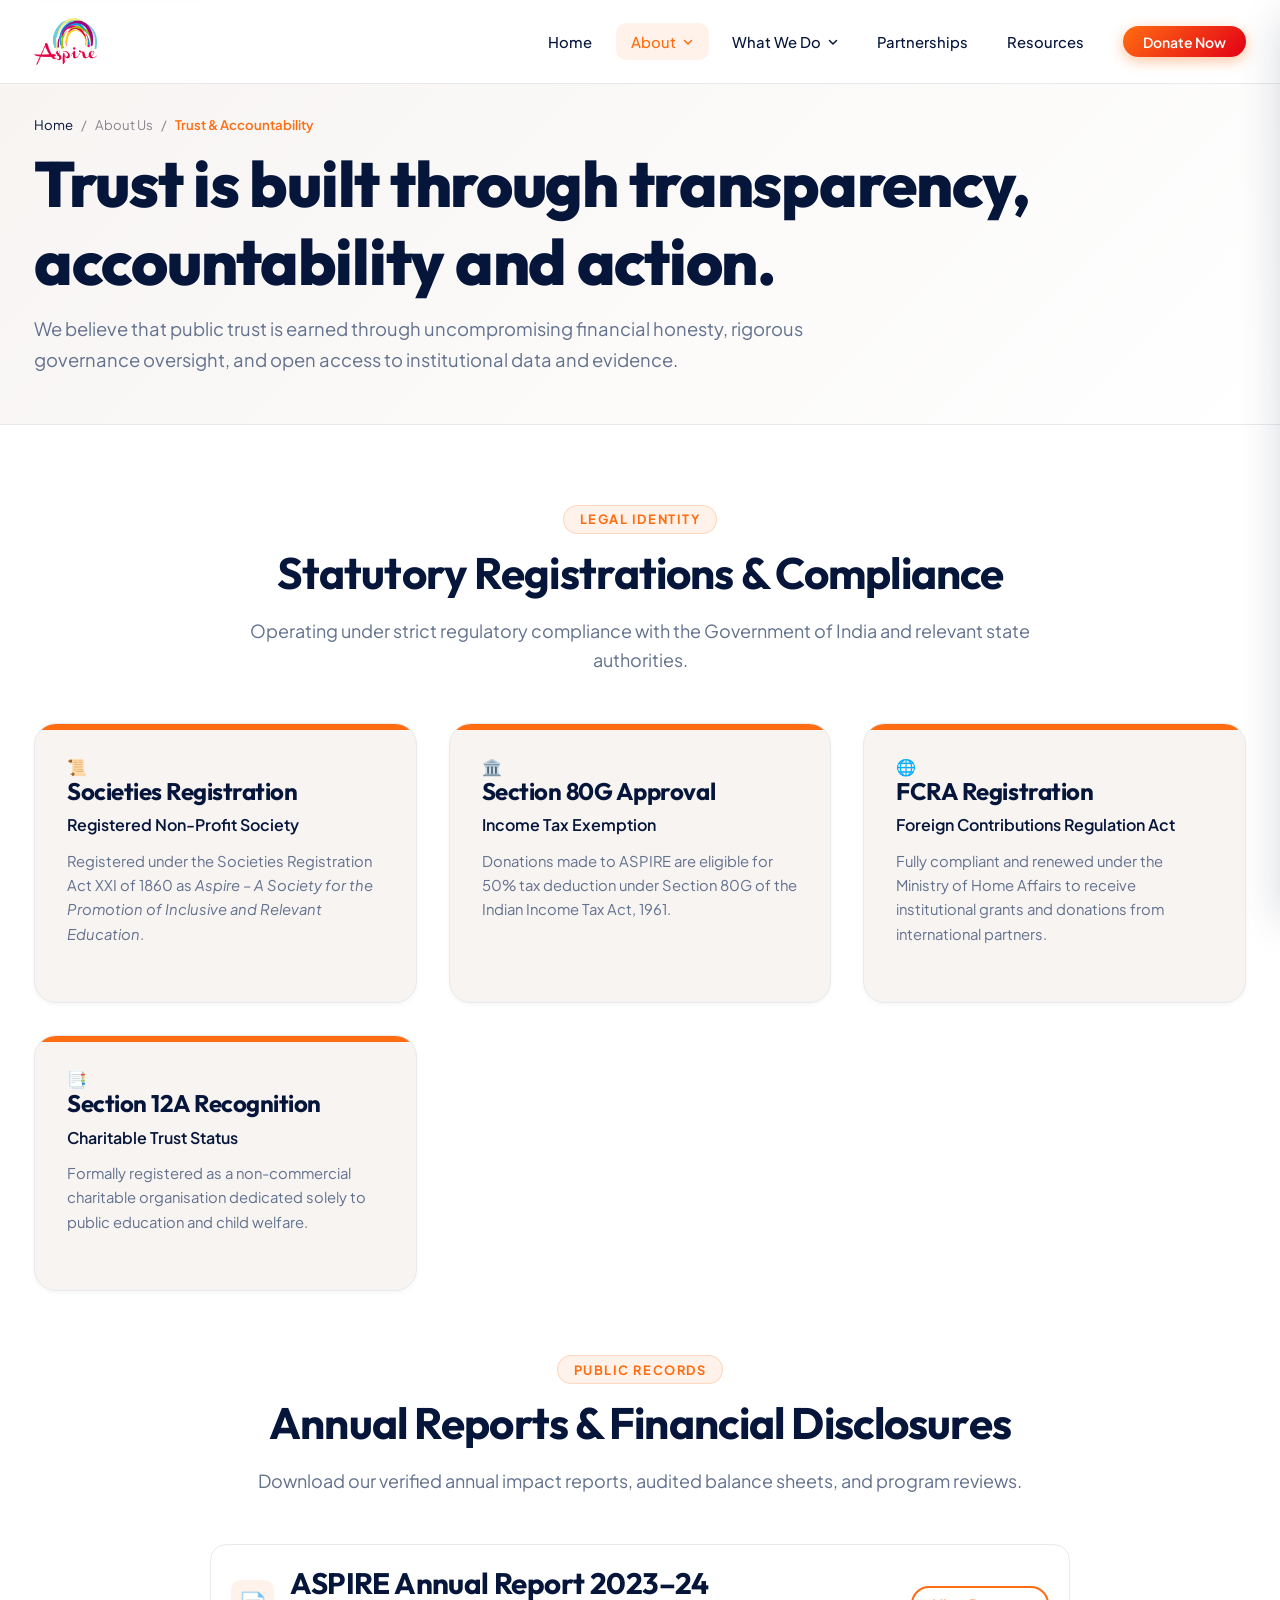
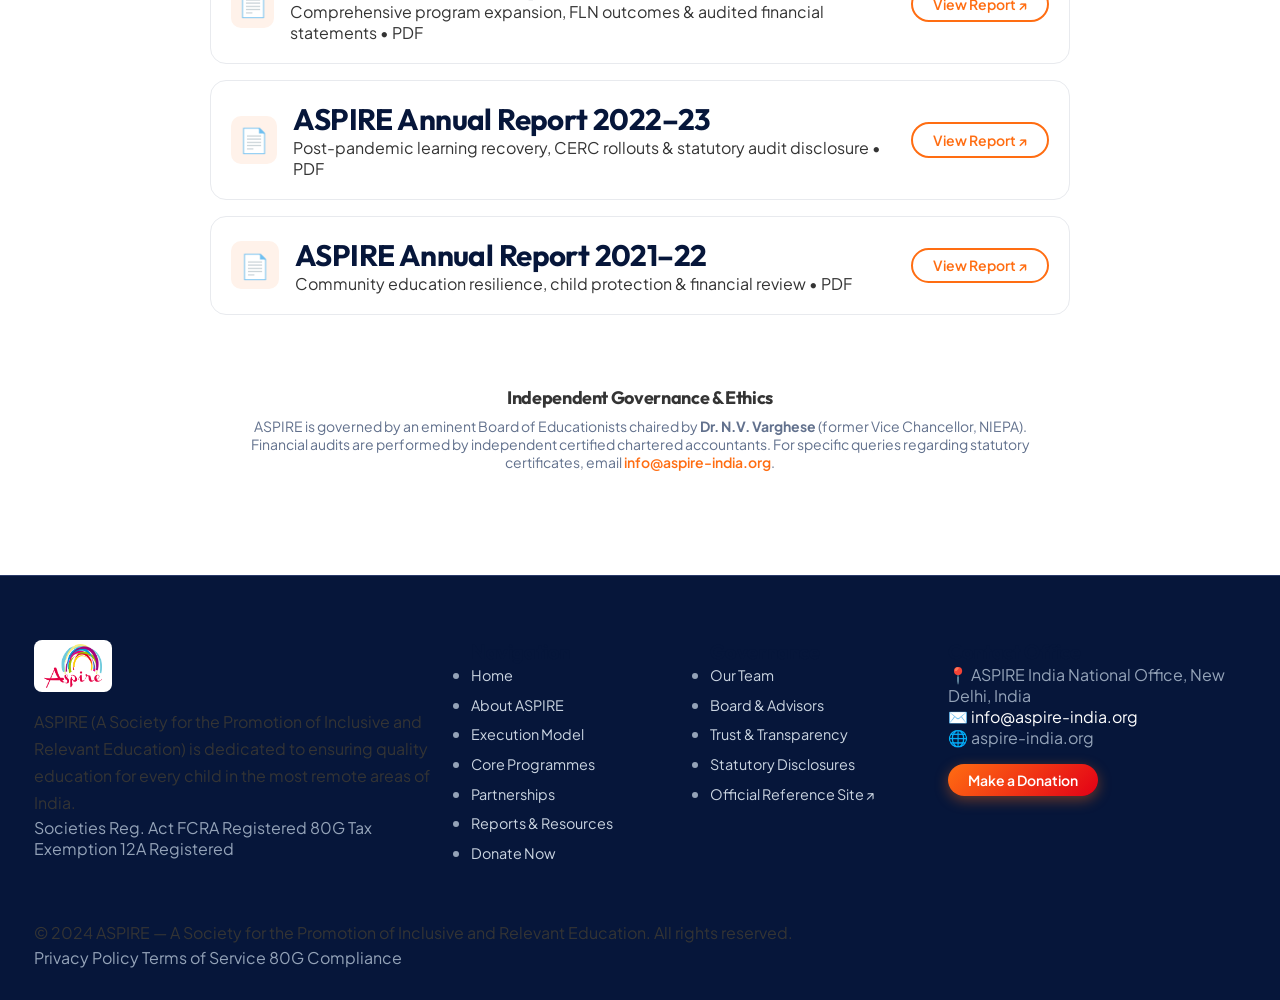
<file: pages/trust-accountability.html>
<!DOCTYPE html>
<html lang="en">
<head>
  <meta charset="UTF-8">
  <meta name="viewport" content="width=device-width, initial-scale=1.0">
  <meta name="description" content="ASPIRE India's commitment to transparency, financial integrity, statutory compliance (FCRA, 80G, 12A), independent audits, and annual reports.">
  <title>Trust &amp; Accountability — Governance &amp; Transparency | ASPIRE India</title>
  <link rel="preconnect" href="https://fonts.googleapis.com">
  <link rel="preconnect" href="https://fonts.gstatic.com" crossorigin>
  <link href="https://fonts.googleapis.com/css2?family=Newsreader:ital,opsz,wght@0,6..72,400;0,6..72,600;1,6..72,400;1,6..72,600&family=Outfit:wght@300;400;500;600;700;800;900&family=Plus+Jakarta+Sans:wght@300;400;500;600;700;800&display=swap" rel="stylesheet">
  <link rel="stylesheet" href="../css/styles.css?v=5.9">
</head>
<body>
  <a href="#main-content" class="skip-to-content">Skip to main content</a>
  <!-- Site Header -->
  <header class="site-header" role="banner">
    <div class="container header-inner">
      <a href="../index.html" class="site-logo" aria-label="ASPIRE India Homepage">
        <img src="../images/logo.png" alt="ASPIRE India Logo" height="46">
      </a>

      <nav class="desktop-nav" aria-label="Main Navigation">
        <ul class="nav-list">
          <li class="nav-item">
            <a href="../index.html" class="nav-link">Home</a>
          </li>

          <!-- About Us Dropdown -->
          <li class="nav-item">
            <button class="nav-link nav-dropdown-toggle is-active" aria-expanded="false" aria-haspopup="true">
              About
              <svg width="12" height="12" viewBox="0 0 12 12" fill="none" aria-hidden="true">
                <path d="M2.5 4.5L6 8L9.5 4.5" stroke="currentColor" stroke-width="1.5" stroke-linecap="round" stroke-linejoin="round"/>
              </svg>
            </button>
                        <div class="nav-dropdown-menu" aria-hidden="true">
              <a href="about.html" class="dropdown-link">Who We Are<span class="dropdown-desc">Identity, mission, vision &amp; beliefs</span></a>
              <a href="board-advisors.html" class="dropdown-link">Board and Advisors<span class="dropdown-desc">Governance &amp; advisory council</span></a>
              <a href="team.html" class="dropdown-link">Our Team<span class="dropdown-desc">Leadership &amp; field professionals</span></a>
              <a href="trust-accountability.html" class="dropdown-link is-active">Accountability<span class="dropdown-desc">Reports, audits &amp; disclosures</span></a>
              <a href="partnerships.html" class="dropdown-link">Partnerships<span class="dropdown-desc">CSR &amp; institutional collaboration</span></a>
              <a href="careers.html" class="dropdown-link">Careers<span class="dropdown-desc">Join our grassroots movement</span></a>
              <a href="contact.html" class="dropdown-link">Contact Us<span class="dropdown-desc">Reach our national &amp; state offices</span></a>
            </div>
          </li>

          <!-- What We Do Dropdown -->
          <li class="nav-item">
            <button class="nav-link nav-dropdown-toggle " aria-expanded="false" aria-haspopup="true">
              What We Do
              <svg width="12" height="12" viewBox="0 0 12 12" fill="none" aria-hidden="true">
                <path d="M2.5 4.5L6 8L9.5 4.5" stroke="currentColor" stroke-width="1.5" stroke-linecap="round" stroke-linejoin="round"/>
              </svg>
            </button>
            <div class="nav-dropdown-menu" aria-hidden="true">
              <a href="execution-model.html" class="dropdown-link ">
                Execution Model
                <span class="dropdown-desc">Ecosystem-wide change methodology</span>
              </a>
              <a href="programmes.html" class="dropdown-link ">
                Core Programmes
                <span class="dropdown-desc">Flagship educational initiatives</span>
              </a>
            </div>
          </li>

          <li class="nav-item">
            <a href="partnerships.html" class="nav-link ">Partnerships</a>
          </li>

          <li class="nav-item">
            <a href="resources.html" class="nav-link ">Resources</a>
          </li>
        </ul>

        <a href="donate.html" class="btn btn-primary btn-sm donate-cta" data-track="header:donate_click">
          Donate Now
        </a>
      </nav>

      <button class="hamburger-btn" aria-label="Toggle mobile menu" aria-expanded="false">
        <span class="hamburger-line"></span>
        <span class="hamburger-line"></span>
        <span class="hamburger-line"></span>
      </button>
    </div>
  </header>

  <div class="drawer-overlay" aria-hidden="true"></div>

  <div class="mobile-drawer" aria-hidden="true" role="dialog" aria-label="Mobile Navigation">
    <div class="drawer-header">
      <div class="site-logo">
        <img src="../images/logo.png" alt="ASPIRE Logo" height="40">
      </div>
      <button class="drawer-close-btn" aria-label="Close mobile menu">&times;</button>
    </div>

    <nav class="mobile-nav-list">
      <a href="../index.html" class="mobile-nav-link">Home</a>

      <div class="mobile-nav-item">
        <button class="mobile-nav-link accordion-toggle" aria-expanded="false">
          About
          <svg width="14" height="14" viewBox="0 0 12 12" fill="none" aria-hidden="true">
            <path d="M2.5 4.5L6 8L9.5 4.5" stroke="currentColor" stroke-width="1.5" stroke-linecap="round" stroke-linejoin="round"/>
          </svg>
        </button>
                <div class="accordion-menu" aria-hidden="true">
          <a href="about.html" class="mobile-nav-link">Who We Are</a>
          <a href="board-advisors.html" class="mobile-nav-link">Board and Advisors</a>
          <a href="team.html" class="mobile-nav-link">Our Team</a>
          <a href="trust-accountability.html" class="mobile-nav-link is-active">Accountability</a>
          <a href="partnerships.html" class="mobile-nav-link">Partnerships</a>
          <a href="careers.html" class="mobile-nav-link">Careers</a>
          <a href="contact.html" class="mobile-nav-link">Contact Us</a>
        </div>
      </div>

      <div class="mobile-nav-item">
        <button class="mobile-nav-link accordion-toggle" aria-expanded="false">
          What We Do
          <svg width="14" height="14" viewBox="0 0 12 12" fill="none" aria-hidden="true">
            <path d="M2.5 4.5L6 8L9.5 4.5" stroke="currentColor" stroke-width="1.5" stroke-linecap="round" stroke-linejoin="round"/>
          </svg>
        </button>
        <div class="accordion-menu" aria-hidden="true">
          <a href="execution-model.html" class="mobile-nav-link">Execution Model</a>
          <a href="programmes.html" class="mobile-nav-link">Core Programmes</a>
        </div>
      </div>

      <a href="partnerships.html" class="mobile-nav-link">Partnerships</a>
      <a href="resources.html" class="mobile-nav-link">Resources</a>
    </nav>

    <div class="mobile-drawer-footer">
      <a href="donate.html" class="btn btn-primary btn-block donate-cta" style="width: 100%;">
        Donate Now
      </a>
      <p style="font-size: 0.75rem; color: var(--text-muted); text-align: center; margin-top: 1rem;">
        80G Tax Exemption Eligible · Registered Society
      </p>
    </div>
  </div>

  <main id="main-content">
    <header class="page-hero">
      <div class="container">
        <nav class="breadcrumbs" aria-label="Breadcrumbs">
          <a href="../index.html">Home</a>
          <span class="separator">/</span>
          <span>About Us</span>
          <span class="separator">/</span>
          <span class="current">Trust &amp; Accountability</span>
        </nav>
        <h1 class="page-title">Trust is built through transparency, accountability and action.</h1>
        <p class="page-lead">
          We believe that public trust is earned through uncompromising financial honesty, rigorous governance oversight, and open access to institutional data and evidence.
        </p>
      </div>
    </header>

    <section class="section" aria-labelledby="creds-heading">
      <div class="container">
        <!-- Credential Badges -->
        <div class="section-header reveal">
          <span class="section-tag">Legal Identity</span>
          <h2 id="creds-heading" class="section-title">Statutory Registrations &amp; Compliance</h2>
          <p class="section-subtitle">
            Operating under strict regulatory compliance with the Government of India and relevant state authorities.
          </p>
        </div>

        <div class="pillars-grid reveal-stagger" style="margin-bottom: var(--space-12);">
          <div class="pillar-card">
            <div class="pillar-icon">📜</div>
            <h3 class="pillar-title">Societies Registration</h3>
            <p class="pillar-headline">Registered Non-Profit Society</p>
            <p class="pillar-desc">
              Registered under the Societies Registration Act XXI of 1860 as <em>Aspire – A Society for the Promotion of Inclusive and Relevant Education</em>.
            </p>
          </div>

          <div class="pillar-card">
            <div class="pillar-icon">🏛️</div>
            <h3 class="pillar-title">Section 80G Approval</h3>
            <p class="pillar-headline">Income Tax Exemption</p>
            <p class="pillar-desc">
              Donations made to ASPIRE are eligible for 50% tax deduction under Section 80G of the Indian Income Tax Act, 1961.
            </p>
          </div>

          <div class="pillar-card">
            <div class="pillar-icon">🌐</div>
            <h3 class="pillar-title">FCRA Registration</h3>
            <p class="pillar-headline">Foreign Contributions Regulation Act</p>
            <p class="pillar-desc">
              Fully compliant and renewed under the Ministry of Home Affairs to receive institutional grants and donations from international partners.
            </p>
          </div>

          <div class="pillar-card">
            <div class="pillar-icon">📑</div>
            <h3 class="pillar-title">Section 12A Recognition</h3>
            <p class="pillar-headline">Charitable Trust Status</p>
            <p class="pillar-desc">
              Formally registered as a non-commercial charitable organisation dedicated solely to public education and child welfare.
            </p>
          </div>
        </div>

        <!-- Annual Reports & Audit Disclosures -->
        <div id="audits" class="section-header reveal" style="margin-top: var(--space-16);">
          <span class="section-tag">Public Records</span>
          <h2 class="section-title">Annual Reports &amp; Financial Disclosures</h2>
          <p class="section-subtitle">
            Download our verified annual impact reports, audited balance sheets, and program reviews.
          </p>
        </div>

        <div class="doc-list reveal-stagger" style="max-width: 860px; margin: 0 auto var(--space-12);">
          <div class="doc-card">
            <div class="doc-left">
              <div class="doc-icon">📄</div>
              <div>
                <h3 class="doc-title">ASPIRE Annual Report 2023–24</h3>
                <div class="doc-meta">Comprehensive program expansion, FLN outcomes &amp; audited financial statements &bull; PDF</div>
              </div>
            </div>
            <a href="https://aspire-india.org/" target="_blank" rel="noopener noreferrer" class="btn btn-outline btn-sm">
              View Report &nearr;
            </a>
          </div>

          <div class="doc-card">
            <div class="doc-left">
              <div class="doc-icon">📄</div>
              <div>
                <h3 class="doc-title">ASPIRE Annual Report 2022–23</h3>
                <div class="doc-meta">Post-pandemic learning recovery, CERC rollouts &amp; statutory audit disclosure &bull; PDF</div>
              </div>
            </div>
            <a href="https://aspire-india.org/" target="_blank" rel="noopener noreferrer" class="btn btn-outline btn-sm">
              View Report &nearr;
            </a>
          </div>

          <div class="doc-card">
            <div class="doc-left">
              <div class="doc-icon">📄</div>
              <div>
                <h3 class="doc-title">ASPIRE Annual Report 2021–22</h3>
                <div class="doc-meta">Community education resilience, child protection &amp; financial review &bull; PDF</div>
              </div>
            </div>
            <a href="https://aspire-india.org/" target="_blank" rel="noopener noreferrer" class="btn btn-outline btn-sm">
              View Report &nearr;
            </a>
          </div>
        </div>

        <!-- Governance Oversight Notice -->
        <div class="container-narrow reveal" style="background: var(--bg-surface-warm); border: 1px solid var(--brand-accent); border-radius: var(--radius-xl); padding: var(--space-6); text-align: center;">
          <h3 style="color: var(--color-warning); font-size: 1.125rem; margin-bottom: 0.5rem;">Independent Governance &amp; Ethics</h3>
          <p style="font-size: 0.875rem; color: var(--text-secondary); line-height: var(--line-height-relaxed);">
            ASPIRE is governed by an eminent Board of Educationists chaired by <strong>Dr. N.V. Varghese</strong> (former Vice Chancellor, NIEPA). Financial audits are performed by independent certified chartered accountants. For specific queries regarding statutory certificates, email <a href="mailto:info@aspire-india.org" style="color: var(--brand-primary); font-weight: 600;">info@aspire-india.org</a>.
          </p>
        </div>
      </div>
    </section>
  </main>

  <!-- Site Footer -->
  <footer class="site-footer" role="contentinfo">
    <div class="container">
      <div class="footer-grid">
        <div class="footer-brand">
          <div style="margin-bottom: var(--space-4);">
            <img src="../images/logo.png" alt="ASPIRE India Logo" height="48" style="background: #fff; padding: 4px 10px; border-radius: 8px;">
          </div>
          <p>
            ASPIRE (A Society for the Promotion of Inclusive and Relevant Education) is dedicated to ensuring quality education for every child in the most remote areas of India.
          </p>
          <div class="footer-credentials">
            <span class="cred-badge">Societies Reg. Act</span>
            <span class="cred-badge">FCRA Registered</span>
            <span class="cred-badge">80G Tax Exemption</span>
            <span class="cred-badge">12A Registered</span>
          </div>
        </div>

        <div>
          <h4 class="footer-heading">Navigation</h4>
          <ul class="footer-links">
            <li><a href="../index.html">Home</a></li>
            <li><a href="about.html">About ASPIRE</a></li>
            <li><a href="execution-model.html">Execution Model</a></li>
            <li><a href="programmes.html">Core Programmes</a></li>
            <li><a href="partnerships.html">Partnerships</a></li>
            <li><a href="resources.html">Reports &amp; Resources</a></li>
            <li><a href="donate.html">Donate Now</a></li>
          </ul>
        </div>

        <div>
          <h4 class="footer-heading">Governance</h4>
          <ul class="footer-links">
            <li><a href="team.html">Our Team</a></li>
            <li><a href="board-advisors.html">Board &amp; Advisors</a></li>
            <li><a href="trust-accountability.html">Trust &amp; Transparency</a></li>
            <li><a href="trust-accountability.html#audits">Statutory Disclosures</a></li>
            <li><a href="https://aspire-india.org/" target="_blank" rel="noopener noreferrer">Official Reference Site &nearr;</a></li>
          </ul>
        </div>

        <div>
          <h4 class="footer-heading">Contact Office</h4>
          <div class="footer-contact-item">
            <span>📍</span>
            <span>ASPIRE India National Office, New Delhi, India</span>
          </div>
          <div class="footer-contact-item">
            <span>✉️</span>
            <a href="mailto:info@aspire-india.org" style="color: #fff;">info@aspire-india.org</a>
          </div>
          <div class="footer-contact-item">
            <span>🌐</span>
            <span>aspire-india.org</span>
          </div>
          <div style="margin-top: var(--space-4);">
            <a href="donate.html" class="btn btn-primary btn-sm donate-cta">Make a Donation</a>
          </div>
        </div>
      </div>

      <div class="footer-bottom">
        <p>&copy; 2024 ASPIRE — A Society for the Promotion of Inclusive and Relevant Education. All rights reserved.</p>
        <div class="footer-legal-links">
          <a href="trust-accountability.html">Privacy Policy</a>
          <a href="trust-accountability.html">Terms of Service</a>
          <a href="trust-accountability.html">80G Compliance</a>
        </div>
      </div>
    </div>
  </footer>

    <!-- Global Glassmorphic Search Modal -->
  <div class="search-modal-backdrop" id="search-modal" aria-hidden="true" role="dialog" aria-modal="true" aria-label="Site Search">
    <div class="search-modal-dialog">
      <div class="search-input-header">
        <svg width="20" height="20" viewBox="0 0 24 24" fill="none" stroke="currentColor" stroke-width="2" stroke-linecap="round" stroke-linejoin="round">
          <circle cx="11" cy="11" r="8"></circle>
          <line x1="21" y1="21" x2="16.65" y2="16.65"></line>
        </svg>
        <input type="search" id="global-search-input" placeholder="Search programmes, team, governance, donate..." autocomplete="off">
        <button class="search-close-btn" id="search-close-btn" aria-label="Close search">&times;</button>
      </div>
      <div class="search-results-container" id="search-results-list"></div>
    </div>
  </div>

  <button class="back-to-top" aria-label="Back to top">&uarr;</button>
  <script src="../js/main.js?v=5.9" defer></script>
</body>
</html>
</file>
<file: css/styles.css>
/* ==========================================================================
   ASPIRE INDIA — MASTER DESIGN SYSTEM & STYLESHEET
   A Society for the Promotion of Inclusive and Relevant Education
   Official website redesign specification & MVP implementation
   Exact Brand Palette · Authentic Typography · Immersive Visual Hierarchy
   ========================================================================== */

/* --------------------------------------------------------------------------
   1. DESIGN TOKENS (EXACT ASPIRE BRAND PALETTE)
   -------------------------------------------------------------------------- */
:root {
  /* Brand Colours (Extracted from aspire-india.org computed styles) */
  --brand-primary: #ff6d12;         /* ASPIRE Sunset Vibrant Orange */
  --brand-primary-deep: #e30016;    /* Deep Terracotta / Crimson Red */
  --brand-primary-hover: #e55a06;
  --brand-primary-light: #fff2ea;
  --brand-primary-alpha15: rgba(255, 109, 18, 0.15);
  --brand-primary-alpha25: rgba(255, 109, 18, 0.25);

  --brand-navy: #06163a;            /* ASPIRE Deep Heritage Navy */
  --brand-navy-light: #122452;
  --brand-navy-surface: #1e293b;
  --brand-navy-border: #2a3a68;

  --brand-gold: #ff9d00;            /* Warm Sunrise Gold */
  --brand-gold-light: #fff8e8;

  --brand-green: #1b5e20;           /* Deep Growth Green */
  --brand-green-light: #e8f5e9;
  --brand-sage: #c5de8f;            /* ASPIRE Signature Sage Lime */

  /* Neutral Surfaces & Text */
  --text-dark: #1e293b;
  --text-body: #343434;
  --text-secondary: #62718d;
  --text-muted: #88858e;
  --text-white: #ffffff;

  --bg-page: #ffffff;
  --bg-warm: #f7f4f2;               /* ASPIRE Warm Sand Paper */
  --bg-sand: #fefaf6;
  --bg-surface-elevated: #ffffff;

  --border-light: #e8eaee;
  --border-medium: #cbd5e1;
  --border-focus: #ff6d12;

  /* State feedback */
  --color-success: #15803d;
  --color-success-bg: #dcfce7;
  --color-error: #b91c1c;
  --color-error-bg: #fee2e2;

  /* Typography Stack: Outfit (Display & Headings) + Newsreader (Editorial Serifs/Italics) + Plus Jakarta Sans (Comfort Body) */
  --font-heading: 'Outfit', -apple-system, BlinkMacSystemFont, sans-serif;
  --font-serif: 'Newsreader', 'Libre Baskerville', Georgia, serif;
  --font-body: 'Plus Jakarta Sans', -apple-system, BlinkMacSystemFont, sans-serif;

  /* Glassmorphism & Soothing Visual Tokens */
  --glass-bg: rgba(255, 255, 255, 0.82);
  --glass-bg-subtle: rgba(247, 244, 242, 0.85);
  --glass-bg-dark: rgba(6, 22, 58, 0.78);
  --glass-border: rgba(255, 255, 255, 0.7);
  --glass-border-subtle: rgba(226, 232, 240, 0.8);
  --glass-border-dark: rgba(255, 255, 255, 0.16);
  --glass-blur: blur(20px);
  --glass-shadow: 0 16px 40px rgba(6, 22, 58, 0.07);

  --radius-sm: 8px;
  --radius-md: 14px;
  --radius-lg: 20px;
  --radius-xl: 24px;
  --radius-2xl: 28px;
  --radius-3xl: 36px;
  --radius-full: 9999px;

  --space-1: 0.25rem;
  --space-2: 0.5rem;
  --space-3: 0.75rem;
  --space-4: 1rem;
  --space-5: 1.25rem;
  --space-6: 1.5rem;
  --space-7: 1.75rem;
  --space-8: 2rem;
  --space-9: 2.25rem;
  --space-10: 2.5rem;
  --space-12: 3rem;
  --space-14: 3.5rem;
  --space-16: 4rem;
  --space-18: 4.5rem;
  --space-20: 5rem;
  --space-24: 6rem;

  --container-max-width: 1260px;
  --header-height: 84px;

  --radius-sm: 6px;
  --radius-md: 10px;
  --radius-lg: 16px;
  --radius-xl: 22px;
  --radius-full: 9999px;

  --shadow-sm: 0 2px 4px rgba(6, 22, 58, 0.04);
  --shadow-md: 0 6px 16px rgba(6, 22, 58, 0.08);
  --shadow-lg: 0 12px 28px rgba(6, 22, 58, 0.12);
  --shadow-xl: 0 20px 40px rgba(6, 22, 58, 0.16);
  --shadow-glow: 0 0 24px rgba(255, 109, 18, 0.35);

  --transition-fast: 180ms ease;
  --transition-normal: 280ms ease;
}

/* --------------------------------------------------------------------------
   2. RESET & GLOBAL DEFAULTS
   -------------------------------------------------------------------------- */
*, *::before, *::after {
  box-sizing: border-box;
  margin: 0;
  padding: 0;
}

html {
  font-family: var(--font-body);
  font-size: 16px;
  color: var(--text-dark);
  background-color: var(--bg-page);
  scroll-behavior: smooth;
  overflow-x: hidden;
  -webkit-font-smoothing: antialiased;
}

body {
  min-height: 100vh;
  display: flex;
  flex-direction: column;
  overflow-x: hidden;
  color: var(--text-body);
}

body.no-scroll {
  overflow: hidden;
}

img, svg, picture {
  display: block;
  max-width: 100%;
}

a {
  color: inherit;
  text-decoration: none;
  transition: all var(--transition-fast);
}

button, input, select, textarea {
  font: inherit;
  color: inherit;
}

/* Accessible Skip Link */
.skip-to-content {
  position: absolute;
  top: -100px;
  left: 1rem;
  background: var(--brand-primary);
  color: #fff;
  padding: 0.75rem 1.5rem;
  z-index: 99999;
  border-radius: var(--radius-md);
  font-weight: 600;
  box-shadow: var(--shadow-xl);
  transition: top var(--transition-normal);
}
.skip-to-content:focus {
  top: 1rem;
}

:focus-visible {
  outline: 3px solid var(--brand-primary);
  outline-offset: 3px;
}

/* --------------------------------------------------------------------------
   3. TYPOGRAPHY
   -------------------------------------------------------------------------- */
h1, h2, h3, h4, h5, h6 {
  font-family: var(--font-heading);
  font-weight: 700;
  line-height: 1.22;
  color: var(--brand-navy);
  letter-spacing: -0.02em;
}

h1 { font-size: clamp(2.25rem, 4.5vw + 1rem, 4rem); font-weight: 800; }
h2 { font-size: clamp(1.75rem, 3vw + 0.5rem, 2.75rem); }
h3 { font-size: clamp(1.35rem, 2vw + 0.5rem, 1.85rem); }
h4 { font-size: 1.25rem; }

.font-serif {
  font-family: var(--font-serif);
}

p {
  line-height: 1.7;
  color: var(--text-body);
}

/* --------------------------------------------------------------------------
   4. LAYOUT CONTAINERS & SECTIONS
   -------------------------------------------------------------------------- */
.container {
  width: 100%;
  max-width: var(--container-max-width);
  margin-left: auto;
  margin-right: auto;
  padding-left: var(--space-6);
  padding-right: var(--space-6);
}

.container-narrow {
  max-width: 860px;
  margin-left: auto;
  margin-right: auto;
}

section {
  padding-top: var(--space-20);
  padding-bottom: var(--space-20);
  position: relative;
  scroll-margin-top: calc(var(--header-height) + 16px);
}

.section-header {
  text-align: center;
  max-width: 820px;
  margin: 0 auto var(--space-12);
}

.section-tag {
  display: inline-flex;
  align-items: center;
  gap: 0.5rem;
  font-size: 0.8rem;
  font-weight: 700;
  text-transform: uppercase;
  letter-spacing: 0.12em;
  color: var(--brand-primary);
  background: var(--brand-primary-light);
  padding: 0.35rem 1rem;
  border-radius: var(--radius-full);
  margin-bottom: var(--space-3);
  border: 1px solid rgba(255, 109, 18, 0.2);
}

.section-title {
  margin-bottom: var(--space-4);
}

.section-subtitle {
  font-size: 1.125rem;
  color: var(--text-secondary);
  line-height: 1.65;
}

/* --------------------------------------------------------------------------
   5. BUTTONS & ACTIONS
   -------------------------------------------------------------------------- */
.btn {
  display: inline-flex;
  align-items: center;
  justify-content: center;
  gap: var(--space-2);
  padding: 0.9rem 1.85rem;
  border-radius: var(--radius-full);
  font-weight: 600;
  font-size: 1rem;
  line-height: 1;
  text-align: center;
  white-space: nowrap;
  transition: all var(--transition-fast);
  cursor: pointer;
}

.btn-primary {
  background: linear-gradient(135deg, var(--brand-primary) 0%, var(--brand-primary-deep) 100%);
  color: #ffffff;
  box-shadow: 0 4px 14px rgba(255, 109, 18, 0.4);
  border: none;
}
.btn-primary:hover {
  background: linear-gradient(135deg, var(--brand-primary-hover) 0%, #c40013 100%);
  transform: translateY(-2px);
  box-shadow: 0 8px 22px rgba(255, 109, 18, 0.5);
  color: #fff;
}

.btn-secondary {
  background-color: var(--brand-navy);
  color: #ffffff;
  border: none;
}
.btn-secondary:hover {
  background-color: var(--brand-navy-light);
  transform: translateY(-2px);
  color: #fff;
}

.btn-outline-white {
  background: rgba(255, 255, 255, 0.15);
  color: #ffffff;
  border: 2px solid rgba(255, 255, 255, 0.8);
  backdrop-filter: blur(8px);
}
.btn-outline-white:hover {
  background: #ffffff;
  color: var(--brand-navy);
  border-color: #ffffff;
  transform: translateY(-2px);
}

.btn-outline {
  background: transparent;
  color: var(--brand-primary);
  border: 2px solid var(--brand-primary);
}
.btn-outline:hover {
  background-color: var(--brand-primary);
  color: #ffffff;
}

.btn-sm {
  padding: 0.55rem 1.25rem;
  font-size: 0.875rem;
}

.btn-lg {
  padding: 1.15rem 2.4rem;
  font-size: 1.125rem;
}

.btn-group {
  display: flex;
  flex-wrap: wrap;
  gap: var(--space-4);
  align-items: center;
}

/* --------------------------------------------------------------------------
   6. SITE HEADER & NAVIGATION
   -------------------------------------------------------------------------- */
.site-header {
  position: fixed;
  top: 0;
  left: 0;
  right: 0;
  height: var(--header-height);
  background-color: rgba(255, 255, 255, 0.96);
  backdrop-filter: blur(10px);
  -webkit-backdrop-filter: blur(10px);
  border-bottom: 1px solid var(--border-light);
  z-index: 1000;
  transition: all var(--transition-normal);
}

.site-header.scrolled {
  background-color: #ffffff;
  box-shadow: var(--shadow-md);
  height: 76px;
}

.header-inner {
  display: flex;
  align-items: center;
  justify-content: space-between;
  height: 100%;
}

.site-logo {
  display: flex;
  align-items: center;
  gap: var(--space-3);
  text-decoration: none;
}

.site-logo img {
  height: 48px;
  width: auto;
  object-fit: contain;
  transition: height var(--transition-fast);
}

.site-header.scrolled .site-logo img {
  height: 42px;
}

.desktop-nav {
  display: none;
}

@media (min-width: 1024px) {
  .desktop-nav {
    display: flex;
    align-items: center;
    gap: var(--space-6);
  }
}

.nav-list {
  display: flex;
  align-items: center;
  list-style: none;
  margin: 0;
  padding: 0;
  gap: var(--space-2);
}

.nav-item {
  position: relative;
  list-style: none;
}

.nav-link {
  display: inline-flex;
  align-items: center;
  gap: 6px;
  padding: 0.6rem 0.95rem;
  font-size: 0.925rem;
  font-weight: 500;
  color: var(--brand-navy);
  border-radius: var(--radius-md);
  transition: all var(--transition-fast);
}

.nav-link:hover, .nav-link.is-active {
  color: var(--brand-primary);
  background-color: var(--brand-primary-light);
}

.nav-dropdown-toggle {
  background: none;
  cursor: pointer;
  border: none;
  display: inline-flex;
  align-items: center;
  gap: 6px;
}

.nav-dropdown-toggle svg {
  transition: transform var(--transition-fast);
}

.nav-dropdown-menu {
  position: absolute;
  top: 100%;
  left: 0;
  min-width: 290px;
  background: rgba(255, 255, 255, 0.96);
  backdrop-filter: blur(20px);
  -webkit-backdrop-filter: blur(20px);
  border-radius: var(--radius-2xl);
  box-shadow: 0 20px 45px rgba(6, 22, 58, 0.16);
  border: 1px solid rgba(255, 255, 255, 0.9);
  padding: var(--space-3);
  margin-top: var(--space-2);
  opacity: 0;
  visibility: hidden;
  transform: translateY(12px);
  transition: all var(--transition-fast);
  z-index: 1000;
  pointer-events: none;
}

/* Invisible bridge so mouse does not leave dropdown when moving between trigger and menu */
.nav-dropdown-menu::before {
  content: '';
  position: absolute;
  top: -14px;
  left: 0;
  right: 0;
  height: 14px;
}

/* Desktop hover, focus-within, and active class states */
@media (min-width: 992px) {
  .nav-item:hover > .nav-dropdown-menu,
  .nav-item:focus-within > .nav-dropdown-menu,
  .nav-dropdown-menu.is-open {
    opacity: 1 !important;
    visibility: visible !important;
    transform: translateY(0) !important;
    pointer-events: auto !important;
  }

  .nav-item:hover > .nav-dropdown-toggle svg,
  .nav-item:focus-within > .nav-dropdown-toggle svg,
  .nav-dropdown-toggle[aria-expanded="true"] svg {
    transform: rotate(180deg);
  }
}

.nav-dropdown-menu.is-open {
  opacity: 1;
  visibility: visible;
  transform: translateY(0);
  pointer-events: auto;
}

.dropdown-link {
  display: block;
  padding: 0.75rem 1rem;
  border-radius: var(--radius-md);
  font-size: 0.9rem;
  font-weight: 600;
  color: var(--brand-navy);
  transition: all var(--transition-fast);
}

.dropdown-link:hover, .dropdown-link.is-active {
  background-color: var(--brand-primary-light);
  color: var(--brand-primary);
  transform: translateX(4px);
}

.dropdown-desc {
  font-size: 0.775rem;
  color: var(--text-secondary);
  display: block;
  font-weight: 400;
  margin-top: 2px;
}

/* Mobile Hamburger & Drawer */
.hamburger-btn {
  display: flex;
  flex-direction: column;
  justify-content: space-around;
  width: 34px;
  height: 34px;
  background: transparent;
  border: none;
  padding: 4px;
  cursor: pointer;
  z-index: 1001;
}

@media (min-width: 1024px) {
  .hamburger-btn {
    display: none;
  }
}

.hamburger-line {
  width: 100%;
  height: 2.5px;
  background-color: var(--brand-navy);
  border-radius: 2px;
  transition: all var(--transition-fast);
}

.drawer-overlay {
  position: fixed;
  inset: 0;
  background-color: rgba(6, 22, 58, 0.65);
  backdrop-filter: blur(4px);
  z-index: 1050;
  opacity: 0;
  visibility: hidden;
  transition: all var(--transition-normal);
}

.drawer-overlay.is-visible {
  opacity: 1;
  visibility: visible;
}

.mobile-drawer {
  position: fixed;
  top: 0;
  right: 0;
  bottom: 0;
  width: 86%;
  max-width: 400px;
  background-color: #ffffff;
  box-shadow: var(--shadow-xl);
  z-index: 1060;
  padding: var(--space-6);
  display: flex;
  flex-direction: column;
  overflow-y: auto;
  transform: translateX(100%);
  transition: transform var(--transition-normal);
}

.mobile-drawer.is-open {
  transform: translateX(0);
}

.drawer-header {
  display: flex;
  align-items: center;
  justify-content: space-between;
  padding-bottom: var(--space-4);
  border-bottom: 1px solid var(--border-light);
  margin-bottom: var(--space-4);
}

.drawer-close-btn {
  font-size: 1.75rem;
  width: 44px;
  height: 44px;
  display: flex;
  align-items: center;
  justify-content: center;
  border-radius: var(--radius-md);
  color: var(--brand-navy);
  cursor: pointer;
}

.mobile-nav-list {
  display: flex;
  flex-direction: column;
  gap: var(--space-2);
}

.mobile-nav-link {
  display: block;
  padding: 0.8rem 1rem;
  font-weight: 600;
  font-size: 1.05rem;
  color: var(--brand-navy);
  border-radius: var(--radius-md);
}

.mobile-nav-link:hover, .mobile-nav-link.is-active {
  background-color: var(--brand-primary-light);
  color: var(--brand-primary);
}

.accordion-menu {
  display: none;
  padding-left: var(--space-4);
  margin-top: var(--space-1);
  border-left: 2px solid var(--brand-primary);
}

.accordion-menu.is-open {
  display: block;
}

/* --------------------------------------------------------------------------
   7. FULL-SCREEN IMMERSIVE GLASSMORPHIC HERO WITH CINEMATIC ATMOSPHERE
   -------------------------------------------------------------------------- */
.hero-immersive-fullscreen {
  position: relative;
  min-height: 100vh;
  display: flex;
  flex-direction: column;
  justify-content: space-between;
  padding-top: calc(var(--header-height) + 1.25rem);
  padding-bottom: 1rem;
  overflow: hidden;
  color: #ffffff;
}

/* Background Full-Screen Slideshow */
.hero-bg-slider {
  position: absolute;
  inset: 0;
  width: 100%;
  height: 100%;
  z-index: 1;
  overflow: hidden;
}

.hero-bg-slide {
  position: absolute;
  inset: 0;
  width: 100%;
  height: 100%;
  background-size: cover;
  background-position: center center;
  background-repeat: no-repeat;
  opacity: 0;
  transform: scale(1.04);
  transition: opacity 1.2s cubic-bezier(0.4, 0, 0.2, 1), transform 1.4s cubic-bezier(0.4, 0, 0.2, 1);
  will-change: opacity, transform;
}

.hero-bg-slide.is-active {
  opacity: 1;
  transform: scale(1);
}

/* Multi-Layered Scrim & Atmospheric Gradient Mesh - Luminous & Unobstructed */
.hero-scrim-overlay {
  position: absolute;
  inset: 0;
  z-index: 2;
  background: 
    linear-gradient(90deg, 
      rgba(6, 22, 58, 0.96) 0%, 
      rgba(6, 22, 58, 0.88) 36%, 
      rgba(6, 22, 58, 0.42) 62%, 
      rgba(6, 22, 58, 0.08) 100%),
    radial-gradient(circle at 80% 30%, rgba(255, 109, 18, 0.16) 0%, transparent 45%),
    linear-gradient(180deg, rgba(6, 22, 58, 0.35) 0%, transparent 28%, rgba(6, 22, 58, 0.85) 100%);
  pointer-events: none;
}

/* Standard Left & Right Carousel Slide Arrows */
.hero-carousel-arrow {
  position: absolute;
  top: 48%;
  transform: translateY(-50%);
  width: 44px;
  height: 44px;
  border-radius: 50%;
  background: rgba(6, 22, 58, 0.55);
  backdrop-filter: blur(16px);
  -webkit-backdrop-filter: blur(16px);
  border: 1px solid rgba(255, 255, 255, 0.25);
  color: #ffffff;
  display: flex;
  align-items: center;
  justify-content: center;
  cursor: pointer;
  z-index: 10;
  transition: all var(--transition-fast);
  box-shadow: 0 8px 24px rgba(0, 0, 0, 0.3);
  padding: 0;
}

.hero-carousel-arrow:hover {
  background: var(--brand-primary);
  border-color: var(--brand-primary);
  transform: translateY(-50%) scale(1.08);
  box-shadow: 0 10px 28px rgba(255, 109, 18, 0.5);
  color: #ffffff;
}

.hero-carousel-prev {
  left: 20px;
}

.hero-carousel-next {
  right: 20px;
}

@media (max-width: 900px) {
  .hero-carousel-arrow {
    display: none;
  }
}

/* Container Layout - Perfectly Balanced */
.hero-container-layout {
  position: relative;
  z-index: 3;
  display: grid;
  grid-template-columns: 1fr;
  gap: var(--space-6);
  align-items: center;
  flex: 1;
  padding-top: clamp(1.75rem, 4.5vh, 3.25rem);
  padding-bottom: clamp(1.5rem, 4vh, 2.5rem);
}

@media (min-width: 1024px) {
  .hero-container-layout {
    grid-template-columns: minmax(520px, 610px) 1fr;
    gap: var(--space-8);
  }
}

.hero-content-column {
  max-width: 600px;
  display: flex;
  flex-direction: column;
  align-items: flex-start;
}

/* Movement Pill Badge */
.hero-pill-badge {
  display: inline-flex;
  align-items: center;
  gap: 0.5rem;
  background: rgba(255, 255, 255, 0.1);
  border: 1px solid rgba(255, 255, 255, 0.24);
  color: #ffffff;
  padding: 0.42rem 1.05rem;
  border-radius: var(--radius-full);
  font-size: 0.74rem;
  font-weight: 700;
  text-transform: uppercase;
  letter-spacing: 0.08em;
  margin-bottom: 1.5rem;
  backdrop-filter: blur(16px);
  -webkit-backdrop-filter: blur(16px);
  box-shadow: 0 4px 18px rgba(0, 0, 0, 0.15);
}

.hero-pill-badge span.pulse-dot {
  width: 7px;
  height: 7px;
  background: #ff6d12;
  border-radius: 50%;
  box-shadow: 0 0 10px #ff6d12;
  animation: pulse 1.8s infinite;
}

/* Headline: Bold Modern Geometric Hierarchy */
.hero-title-main {
  font-family: var(--font-heading);
  font-size: clamp(2.15rem, 3.6vw, 3.45rem);
  font-weight: 800;
  line-height: 1.15;
  letter-spacing: -0.025em;
  color: #ffffff;
  margin-bottom: 1.35rem;
}

.hero-title-highlight {
  display: inline-block;
  background: linear-gradient(135deg, #ffc043 0%, #ff6d12 100%);
  -webkit-background-clip: text;
  -webkit-text-fill-color: transparent;
  filter: drop-shadow(0 2px 14px rgba(255, 109, 18, 0.4));
}

/* Lead Narrative */
.hero-lead-narrative {
  font-size: clamp(1rem, 1.12vw, 1.14rem);
  line-height: 1.68;
  color: rgba(241, 245, 249, 0.94);
  margin-bottom: 2.1rem;
  max-width: 520px;
  font-weight: 400;
}

/* Core Difference Glassmorphic Chip */
.hero-difference-chip {
  display: flex;
  align-items: flex-start;
  gap: 10px;
  background: rgba(255, 255, 255, 0.08);
  backdrop-filter: blur(18px);
  -webkit-backdrop-filter: blur(18px);
  border: 1px solid rgba(255, 255, 255, 0.16);
  border-left: 4px solid var(--brand-primary);
  border-radius: var(--radius-lg);
  padding: 0.65rem 1rem;
  margin-bottom: 1rem;
  max-width: 600px;
  box-shadow: 0 8px 24px rgba(0, 0, 0, 0.12);
}

.hero-difference-chip .chip-sparkle {
  font-size: 1.05rem;
  line-height: 1.2;
}

.hero-difference-chip .chip-text {
  font-size: 0.875rem;
  line-height: 1.48;
  color: rgba(255, 255, 255, 0.92);
  margin: 0;
}

.hero-difference-chip strong {
  color: #ffffff;
  font-weight: 700;
}

/* Actions Row */
.hero-actions-row {
  display: flex;
  flex-wrap: wrap;
  gap: 0.75rem;
  align-items: center;
  margin-bottom: 0;
}

.btn-primary.hero-btn-donate {
  background: linear-gradient(135deg, #ff6d12 0%, #ff4b00 100%);
  border-radius: var(--radius-full);
  padding: 0.8rem 1.8rem;
  font-size: 0.985rem;
  font-weight: 700;
  box-shadow: 0 10px 28px rgba(255, 109, 18, 0.45);
  transition: all var(--transition-normal);
  color: #ffffff;
  display: inline-flex;
  align-items: center;
  justify-content: center;
  border: none;
}

.btn-primary.hero-btn-donate:hover {
  transform: translateY(-2px);
  box-shadow: 0 14px 34px rgba(255, 109, 18, 0.6);
  background: linear-gradient(135deg, #ff7e2e 0%, #ff5d12 100%);
}

.btn-glass-hero {
  display: inline-flex;
  align-items: center;
  justify-content: center;
  background: rgba(255, 255, 255, 0.12);
  backdrop-filter: blur(16px);
  -webkit-backdrop-filter: blur(16px);
  border: 1px solid rgba(255, 255, 255, 0.35);
  color: #ffffff;
  border-radius: var(--radius-full);
  padding: 0.8rem 1.6rem;
  font-size: 0.95rem;
  font-weight: 600;
  transition: all var(--transition-normal);
  text-decoration: none;
}

.btn-glass-hero:hover {
  background: rgba(255, 255, 255, 0.22);
  border-color: rgba(255, 255, 255, 0.6);
  transform: translateY(-2px);
  color: #ffffff;
}

.hero-stage-open {
  min-height: 20px;
}

/* Bottom Zone: Single-Line Narrative Strip + Concise Impact Numbers Dock */
.hero-bottom-zone {
  position: relative;
  z-index: 3;
  margin-top: 0.85rem;
  display: flex;
  flex-direction: column;
  gap: 0.5rem;
  max-width: 820px;
}

/* Slim Slide Narrative One-Liner with Dot Selector */
.hero-caption-strip {
  display: flex;
  align-items: center;
  justify-content: space-between;
  gap: 0.85rem;
  background: rgba(6, 22, 58, 0.55);
  backdrop-filter: blur(18px);
  -webkit-backdrop-filter: blur(18px);
  border: 1px solid rgba(255, 255, 255, 0.16);
  border-radius: var(--radius-full);
  padding: 0.35rem 1.15rem;
  box-shadow: 0 6px 20px rgba(0, 0, 0, 0.2);
}

.caption-text-group {
  display: flex;
  align-items: center;
  gap: 8px;
  font-size: 0.785rem;
  color: rgba(255, 255, 255, 0.92);
  overflow: hidden;
  white-space: nowrap;
  text-overflow: ellipsis;
  min-width: 0;
}

.caption-live-dot {
  width: 6px;
  height: 6px;
  background: var(--brand-gold);
  border-radius: 50%;
  box-shadow: 0 0 8px var(--brand-gold);
  flex-shrink: 0;
  animation: pulse 1.8s infinite;
}

.caption-location {
  font-weight: 700;
  color: var(--brand-gold);
  letter-spacing: 0.04em;
  text-transform: uppercase;
  font-size: 0.725rem;
  flex-shrink: 0;
}

.caption-divider {
  color: rgba(255, 255, 255, 0.4);
  flex-shrink: 0;
}

.caption-narrative {
  color: rgba(255, 255, 255, 0.92);
  font-weight: 400;
  overflow: hidden;
  text-overflow: ellipsis;
  white-space: nowrap;
}

.caption-dots-group {
  display: flex;
  align-items: center;
  gap: 6px;
  flex-shrink: 0;
}

.scene-dot {
  width: 8px;
  height: 8px;
  border-radius: 50%;
  background: rgba(255, 255, 255, 0.3);
  border: none;
  cursor: pointer;
  transition: all var(--transition-fast);
  padding: 0;
}

.scene-dot.is-active {
  width: 20px;
  border-radius: var(--radius-full);
  background: var(--brand-primary);
}

/* Concise Small-Box Glassmorphic Impact Dock (Early Version Styling) */
.hero-glass-dock {
  display: grid;
  grid-template-columns: repeat(2, 1fr);
  gap: 0.5rem;
  background: rgba(6, 22, 58, 0.55);
  backdrop-filter: blur(20px);
  -webkit-backdrop-filter: blur(20px);
  border: 1px solid rgba(255, 255, 255, 0.16);
  border-radius: var(--radius-xl);
  padding: 0.5rem 1rem;
  box-shadow: 0 8px 24px rgba(0, 0, 0, 0.25);
}

@media (min-width: 768px) {
  .hero-glass-dock {
    grid-template-columns: 1fr auto 1fr auto 1fr auto 1fr;
    align-items: center;
    padding: 0.45rem 1.25rem;
    gap: 0;
  }
}

.hero-dock-item {
  text-align: center;
  padding: 0.2rem 0.5rem;
}

.dock-number {
  font-family: var(--font-heading);
  font-size: 1.25rem;
  font-weight: 800;
  color: var(--brand-gold);
  line-height: 1.1;
  margin-bottom: 2px;
  letter-spacing: -0.01em;
}

.dock-label {
  font-size: 0.7rem;
  color: rgba(255, 255, 255, 0.85);
  line-height: 1.25;
  font-weight: 500;
}

.hero-dock-divider {
  display: none;
}

@media (min-width: 768px) {
  .hero-dock-divider {
    display: block;
    width: 1px;
    height: 28px;
    background: rgba(255, 255, 255, 0.16);
    margin: 0 0.5rem;
  }
}

/* --------------------------------------------------------------------------
   7B. DONATE BUTTON SMILING CHILD MICRO-INTERACTION (PROFESSIONAL & HEARTWARMING)
   -------------------------------------------------------------------------- */
.donate-cta-wrap {
  position: relative;
  display: inline-block;
}

.donate-hover-badge {
  position: absolute;
  top: calc(100% + 12px);
  left: 50%;
  transform: translateX(-50%) translateY(-6px);
  opacity: 0;
  pointer-events: none;
  background: #ffffff;
  color: var(--brand-navy);
  padding: 6px 14px 6px 8px;
  border-radius: var(--radius-full);
  box-shadow: 0 12px 30px rgba(6, 22, 58, 0.28);
  display: flex;
  align-items: center;
  gap: 10px;
  white-space: nowrap;
  font-size: 0.8rem;
  font-weight: 600;
  transition: all 0.28s cubic-bezier(0.34, 1.56, 0.64, 1);
  z-index: 100;
  border: 1px solid rgba(255, 109, 18, 0.3);
}

.donate-hover-badge::after {
  content: '';
  position: absolute;
  bottom: 100%;
  left: 50%;
  transform: translateX(-50%);
  border: 6px solid transparent;
  border-bottom-color: #ffffff;
}

.donate-hover-badge img.child-avatar {
  width: 28px;
  height: 28px;
  border-radius: 50%;
  object-fit: cover;
  border: 2px solid var(--brand-primary);
}

.donate-cta:hover .donate-hover-badge,
.donate-cta-wrap:hover .donate-hover-badge {
  opacity: 1;
  transform: translateX(-50%) translateY(0);
}

/* --------------------------------------------------------------------------
   8. CORE USP: WHY ASPIRE IS DIFFERENT (VISUAL HIERARCHY + INTERACTIVE NODES)
   -------------------------------------------------------------------------- */
.usp-section {
  background: #ffffff;
  padding: var(--space-16) 0;
  border-bottom: 1px solid var(--border-light);
}

.usp-comparison-grid {
  display: grid;
  grid-template-columns: 1fr;
  gap: var(--space-6);
  margin-top: var(--space-8);
  align-items: stretch;
}

@media (min-width: 960px) {
  .usp-comparison-grid {
    grid-template-columns: 1fr 1.08fr;
    gap: var(--space-8);
  }
}

.usp-card-isolated {
  background: var(--bg-warm);
  border: 1px solid var(--border-light);
  border-radius: var(--radius-2xl);
  padding: var(--space-8);
  display: flex;
  flex-direction: column;
  box-shadow: 0 10px 25px rgba(6, 22, 58, 0.03);
}

.usp-card-top {
  margin-bottom: var(--space-6);
}

.usp-card-isolated .usp-tag {
  color: var(--text-muted);
  font-size: 0.78rem;
  font-weight: 700;
  text-transform: uppercase;
  letter-spacing: 0.06em;
  margin-bottom: var(--space-2);
  display: inline-flex;
  align-items: center;
  gap: 6px;
}

.usp-big-stat {
  font-family: var(--font-heading);
  font-size: clamp(2.1rem, 3.2vw, 2.85rem);
  font-weight: 800;
  line-height: 1.05;
  color: var(--brand-gold);
  letter-spacing: -0.02em;
  margin-bottom: 4px;
}

.usp-big-stat.muted-stat {
  color: #64748b;
}

.usp-stat-caption {
  font-size: 0.95rem;
  font-weight: 600;
  color: var(--text-secondary);
}

.usp-stat-caption.light-caption {
  color: rgba(255, 255, 255, 0.88);
}

.usp-visual-list {
  list-style: none;
  padding: 0;
  margin: 0 0 var(--space-6) 0;
  display: flex;
  flex-direction: column;
  gap: var(--space-4);
  flex: 1;
}

.usp-visual-list li {
  display: flex;
  align-items: flex-start;
  gap: 12px;
  background: rgba(255, 255, 255, 0.85);
  border: 1px solid rgba(203, 213, 225, 0.55);
  padding: 0.75rem 1rem;
  border-radius: var(--radius-lg);
}

.usp-list-icon {
  font-size: 1.35rem;
  line-height: 1;
  flex-shrink: 0;
  margin-top: 2px;
}

.usp-visual-list strong {
  display: block;
  font-size: 0.925rem;
  color: var(--brand-navy);
  margin-bottom: 2px;
}

.usp-visual-list span {
  display: block;
  font-size: 0.825rem;
  color: var(--text-secondary);
  line-height: 1.4;
}

/* Mirrored Proof List inside Dark Systemic Card */
.usp-systemic-list {
  flex: 1;
  gap: 0.85rem;
  margin-bottom: var(--space-6);
}

.usp-systemic-list li {
  background: rgba(255, 255, 255, 0.08);
  border: 1px solid rgba(255, 255, 255, 0.14);
  padding: 0.78rem 1rem;
}

.usp-systemic-list strong {
  color: #ffffff;
}

.usp-systemic-list span {
  color: rgba(255, 255, 255, 0.82);
}

.usp-isolated-note {
  display: inline-flex;
  align-items: center;
  font-size: 0.82rem;
  font-weight: 700;
  color: #64748b;
  background: rgba(226, 232, 240, 0.55);
  border: 1px solid rgba(203, 213, 225, 0.75);
  padding: 0.5rem 1rem;
  border-radius: var(--radius-full);
}

.usp-list-icon.check-icon {
  width: 24px;
  height: 24px;
  border-radius: 50%;
  background: rgba(34, 197, 94, 0.22);
  border: 1px solid rgba(74, 222, 128, 0.55);
  color: #4ade80;
  font-size: 0.825rem;
  font-weight: 800;
  display: inline-flex;
  align-items: center;
  justify-content: center;
  margin-top: 2px;
}

/* Hover / Tap Insight Popover on Isolated Card */
.usp-hover-insight {
  position: relative;
  display: inline-block;
  margin-top: auto;
  cursor: pointer;
}

.insight-trigger {
  display: inline-flex;
  align-items: center;
  gap: 6px;
  font-size: 0.825rem;
  font-weight: 700;
  color: var(--brand-navy);
  background: #ffffff;
  border: 1px solid var(--border-medium);
  padding: 0.45rem 0.95rem;
  border-radius: var(--radius-full);
  transition: all var(--transition-fast);
}

.usp-hover-insight:hover .insight-trigger,
.usp-hover-insight:focus .insight-trigger,
.usp-hover-insight.is-open .insight-trigger {
  border-color: var(--brand-primary);
  color: var(--brand-primary);
  background: var(--brand-primary-light);
}

.insight-popover {
  position: absolute;
  bottom: calc(100% + 10px);
  left: 0;
  width: min(300px, 80vw);
  background: var(--brand-navy);
  color: #ffffff;
  padding: 0.85rem 1rem;
  border-radius: var(--radius-lg);
  font-size: 0.825rem;
  line-height: 1.5;
  box-shadow: var(--shadow-xl);
  border: 1px solid rgba(255, 109, 18, 0.45);
  opacity: 0;
  visibility: hidden;
  transform: translateY(8px);
  transition: all var(--transition-fast);
  z-index: 25;
  pointer-events: none;
}

.usp-hover-insight:hover .insight-popover,
.usp-hover-insight:focus .insight-popover,
.usp-hover-insight.is-open .insight-popover {
  opacity: 1;
  visibility: visible;
  transform: translateY(0);
}

/* Systemic Card & Interactive Ecosystem Nodes */
.usp-card-systemic {
  background: linear-gradient(135deg, rgba(6, 22, 58, 0.96) 0%, rgba(13, 37, 85, 0.98) 100%);
  color: #ffffff;
  border: 1px solid rgba(255, 109, 18, 0.45);
  border-radius: var(--radius-2xl);
  padding: var(--space-8);
  box-shadow: 0 20px 45px rgba(6, 22, 58, 0.16);
  display: flex;
  flex-direction: column;
  position: relative;
  overflow: visible;
}

.usp-card-systemic .usp-tag {
  color: var(--brand-gold);
  font-size: 0.78rem;
  font-weight: 800;
  text-transform: uppercase;
  letter-spacing: 0.08em;
  margin-bottom: var(--space-2);
  display: inline-flex;
  align-items: center;
  gap: 6px;
}

.usp-stat-row {
  display: flex;
  flex-wrap: wrap;
  align-items: baseline;
  gap: 0.5rem 1rem;
}

.eco-bridge-connector {
  display: flex;
  align-items: center;
  justify-content: center;
  gap: 1rem;
  margin-top: var(--space-8);
  margin-bottom: var(--space-4);
}

.eco-bridge-line {
  height: 1px;
  flex: 1;
  max-width: 140px;
  background: linear-gradient(90deg, transparent, rgba(255, 109, 18, 0.45), transparent);
}

.eco-bridge-dot {
  font-size: 0.72rem;
  font-weight: 800;
  text-transform: uppercase;
  letter-spacing: 0.08em;
  color: var(--brand-primary);
  background: rgba(255, 109, 18, 0.1);
  border: 1px solid rgba(255, 109, 18, 0.28);
  padding: 0.3rem 0.9rem;
  border-radius: var(--radius-full);
}

.ecosystem-strip-wrapper {
  background: linear-gradient(135deg, #06163a 0%, #0d265a 100%);
  color: #ffffff;
  border-radius: var(--radius-2xl);
  padding: var(--space-8);
  margin-top: 0;
  border: 1px solid rgba(255, 109, 18, 0.28);
  box-shadow: 0 20px 48px rgba(6, 22, 58, 0.14);
}

.ecosystem-strip-header {
  text-align: center;
  max-width: 680px;
  margin: 0 auto var(--space-8);
}

.ecosystem-strip-header h3 {
  font-family: var(--font-heading);
  font-size: clamp(1.25rem, 2.2vw, 1.55rem);
  font-weight: 800;
  color: #ffffff;
  margin-bottom: 0.45rem;
}

.ecosystem-strip-header p {
  font-size: 0.92rem;
  color: rgba(255, 255, 255, 0.84);
  margin: 0;
  line-height: 1.55;
}

.ecosystem-nodes-grid {
  display: grid;
  grid-template-columns: repeat(2, 1fr);
  gap: var(--space-5);
  margin-bottom: var(--space-6);
}

@media (min-width: 768px) {
  .ecosystem-nodes-grid {
    grid-template-columns: repeat(4, 1fr);
  }
}

.eco-node {
  position: relative;
  background: rgba(255, 255, 255, 0.08);
  border: 1px solid rgba(255, 255, 255, 0.18);
  border-radius: var(--radius-xl);
  padding: 1.15rem 0.9rem;
  text-align: center;
  cursor: pointer;
  transition: all var(--transition-fast);
}

.eco-node:hover,
.eco-node:focus,
.eco-node.is-active {
  background: rgba(255, 109, 18, 0.18);
  border-color: var(--brand-primary);
  transform: translateY(-2px);
  box-shadow: 0 8px 20px rgba(255, 109, 18, 0.24);
  outline: none;
}

.eco-node-icon {
  font-size: 1.75rem;
  line-height: 1;
  margin-bottom: 6px;
}

.eco-node-title {
  font-family: var(--font-heading);
  font-size: 0.92rem;
  font-weight: 700;
  color: #ffffff;
  margin-bottom: 2px;
}

.eco-node-stat {
  font-size: 0.74rem;
  font-weight: 600;
  color: var(--brand-gold);
}

.eco-live-spotlight {
  background: rgba(255, 255, 255, 0.08);
  border: 1px solid rgba(255, 255, 255, 0.16);
  border-left: 4px solid var(--brand-gold);
  border-radius: var(--radius-lg);
  padding: 0.95rem 1.25rem;
  margin-bottom: 0;
  display: flex;
  flex-direction: column;
  gap: 0.35rem;
}

@media (min-width: 768px) {
  .eco-live-spotlight {
    flex-direction: row;
    align-items: center;
    gap: 1.25rem;
  }
}

.eco-live-spotlight .spotlight-badge {
  font-size: 0.7rem;
  font-weight: 800;
  text-transform: uppercase;
  letter-spacing: 0.08em;
  color: var(--brand-gold);
  background: rgba(255, 157, 0, 0.14);
  border: 1px solid rgba(255, 157, 0, 0.3);
  padding: 0.25rem 0.65rem;
  border-radius: var(--radius-full);
  white-space: nowrap;
  align-self: flex-start;
}

@media (min-width: 768px) {
  .eco-live-spotlight .spotlight-badge {
    align-self: center;
  }
}

.eco-live-spotlight .spotlight-copy {
  flex: 1;
}

.eco-live-spotlight strong {
  display: block;
  font-size: 0.98rem;
  color: #ffffff;
  margin-bottom: 2px;
}

.eco-live-spotlight p {
  font-size: 0.85rem;
  line-height: 1.5;
  color: rgba(255, 255, 255, 0.88);
  margin: 0;
}

.usp-card-footer {
  margin-top: auto;
}

/* --------------------------------------------------------------------------
   8B. CORE BELIEFS & MISSION/VISION WITH SOOTHING GLASSMORPHISM
   -------------------------------------------------------------------------- */
.beliefs-section {
  background: var(--bg-warm);
  padding: var(--space-20) 0;
  border-bottom: 1px solid var(--border-light);
}

.mv-glass-grid {
  display: grid;
  grid-template-columns: 1fr;
  gap: var(--space-6);
  margin-bottom: var(--space-12);
}

@media (min-width: 768px) {
  .mv-glass-grid {
    grid-template-columns: 1fr 1fr;
  }
}

.mv-glass-card {
  background: rgba(255, 255, 255, 0.82);
  backdrop-filter: blur(16px);
  -webkit-backdrop-filter: blur(16px);
  border: 1px solid rgba(255, 255, 255, 0.85);
  border-radius: var(--radius-2xl);
  padding: var(--space-8);
  box-shadow: 0 10px 30px rgba(6, 22, 58, 0.04);
  transition: all var(--transition-normal);
}

.mv-glass-card:hover {
  transform: translateY(-4px);
  box-shadow: var(--shadow-xl);
  border-color: var(--brand-primary);
}

.mv-glass-icon {
  font-size: 2.25rem;
  margin-bottom: var(--space-3);
}

.mv-glass-card h3 {
  font-size: 1.45rem;
  color: var(--brand-navy);
  margin-bottom: var(--space-2);
}

.mv-glass-card p {
  font-size: 0.95rem;
  line-height: 1.68;
  color: var(--text-secondary);
}

.beliefs-grid-elevated {
  display: grid;
  grid-template-columns: 1fr;
  gap: var(--space-6);
}

@media (min-width: 640px) {
  .beliefs-grid-elevated {
    grid-template-columns: repeat(2, 1fr);
  }
}

@media (min-width: 1024px) {
  .beliefs-grid-elevated {
    grid-template-columns: repeat(4, 1fr);
  }
}

.belief-glass-card {
  background: rgba(255, 255, 255, 0.75);
  backdrop-filter: blur(14px);
  -webkit-backdrop-filter: blur(14px);
  border: 1px solid rgba(226, 232, 240, 0.8);
  border-radius: var(--radius-2xl);
  padding: var(--space-7);
  box-shadow: 0 6px 20px rgba(6, 22, 58, 0.03);
  transition: all var(--transition-normal);
  display: flex;
  flex-direction: column;
}

.belief-glass-card:hover {
  transform: translateY(-4px);
  box-shadow: var(--shadow-xl);
  border-color: var(--brand-primary);
  background: #ffffff;
}

.belief-glass-card .belief-icon {
  font-size: 2rem;
  margin-bottom: var(--space-3);
}

.belief-glass-card h4 {
  font-size: 1.15rem;
  color: var(--brand-navy);
  margin-bottom: var(--space-2);
}

.belief-glass-card p {
  font-size: 0.875rem;
  line-height: 1.6;
  color: var(--text-secondary);
}

/* --------------------------------------------------------------------------
   9. THE 3 DEFINED PILLARS WITH CRISP CARDS & SUBPAGE PATHWAYS
   -------------------------------------------------------------------------- */
.three-pillars-section {
  background-color: var(--bg-warm);
  padding: var(--space-20) 0;
}

.pillar-grid-elevated {
  display: grid;
  grid-template-columns: 1fr;
  gap: var(--space-8);
  margin-top: var(--space-12);
}

@media (min-width: 900px) {
  .pillar-grid-elevated {
    grid-template-columns: repeat(3, 1fr);
  }
}

.pillar-card-elevated {
  background: #ffffff;
  border-radius: var(--radius-2xl);
  padding: var(--space-8);
  border: 1px solid var(--border-light);
  box-shadow: var(--shadow-sm);
  display: flex;
  flex-direction: column;
  transition: all var(--transition-normal);
  position: relative;
}

.pillar-card-elevated:hover {
  transform: translateY(-6px);
  box-shadow: var(--shadow-xl);
  border-color: var(--brand-primary);
}

.pillar-number {
  font-size: 0.8rem;
  font-weight: 800;
  letter-spacing: 0.1em;
  text-transform: uppercase;
  margin-bottom: var(--space-4);
  display: inline-block;
  padding: 4px 10px;
  border-radius: var(--radius-sm);
}

.pillar-card-elevated:nth-child(1) .pillar-number {
  background: #E0F2FE;
  color: #0369A1;
}

.pillar-card-elevated:nth-child(2) .pillar-number {
  background: var(--brand-primary-light);
  color: var(--brand-primary);
}

.pillar-card-elevated:nth-child(3) .pillar-number {
  background: #DCFCE7;
  color: #15803D;
}

.pillar-icon-box {
  width: 58px;
  height: 58px;
  border-radius: var(--radius-lg);
  display: flex;
  align-items: center;
  justify-content: center;
  font-size: 1.75rem;
  margin-bottom: var(--space-5);
  background: var(--bg-warm);
}

.pillar-card-elevated h3 {
  font-size: 1.35rem;
  margin-bottom: var(--space-3);
  color: var(--brand-navy);
}

.pillar-card-elevated p {
  font-size: 0.925rem;
  line-height: 1.65;
  color: var(--text-secondary);
  margin-bottom: var(--space-6);
  flex-grow: 1;
}

.pillar-proof-strip {
  padding: var(--space-3) var(--space-4);
  background: var(--bg-warm);
  border-radius: var(--radius-md);
  font-size: 0.8rem;
  font-weight: 600;
  color: var(--brand-navy);
  margin-bottom: var(--space-5);
}

.pillar-learn-more {
  display: inline-flex;
  align-items: center;
  gap: 6px;
  font-weight: 700;
  font-size: 0.9rem;
  color: var(--brand-primary);
  text-decoration: none;
  transition: transform var(--transition-fast);
}

.pillar-card-elevated:hover .pillar-learn-more {
  transform: translateX(4px);
}


/* --------------------------------------------------------------------------
   8. START WITH THE STORY: EDITORIAL HUMAN NARRATIVE SECTION
   -------------------------------------------------------------------------- */
.story-start-section {
  background-color: var(--bg-sand);
  border-bottom: 1px solid var(--border-light);
}

.story-section {
  background: linear-gradient(180deg, #ffffff 0%, var(--bg-warm) 100%);
  border-top: 1px solid var(--border-light);
  border-bottom: 1px solid var(--border-light);
}

.story-start-grid {
  display: grid;
  grid-template-columns: 1fr;
  gap: var(--space-12);
  align-items: center;
}

@media (min-width: 1024px) {
  .story-start-grid {
    grid-template-columns: 1.12fr 0.88fr;
  }
}

.story-milestone-bar {
  display: flex;
  flex-wrap: wrap;
  align-items: center;
  gap: 0.45rem;
  margin-bottom: var(--space-5);
}

.story-milestone-pill {
  font-size: 0.76rem;
  font-weight: 700;
  color: var(--brand-navy);
  background: rgba(6, 22, 58, 0.06);
  border: 1px solid rgba(6, 22, 58, 0.12);
  padding: 0.3rem 0.75rem;
  border-radius: var(--radius-full);
}

.story-milestone-pill.is-highlight {
  background: rgba(255, 109, 18, 0.12);
  border-color: rgba(255, 109, 18, 0.35);
  color: var(--brand-primary);
}

.story-milestone-arrow {
  font-size: 0.85rem;
  color: var(--text-muted);
  font-weight: 700;
}

.story-lead-quote {
  font-family: var(--font-heading);
  font-size: 1.15rem;
  font-weight: 700;
  font-style: normal;
  color: var(--brand-navy);
  line-height: 1.55;
  background: rgba(255, 109, 18, 0.06);
  border: 1px solid rgba(255, 109, 18, 0.2);
  border-left: 4px solid var(--brand-primary);
  border-radius: var(--radius-xl);
  padding: 1rem 1.25rem;
  margin-bottom: var(--space-5);
}

.story-body-copy {
  font-size: 0.98rem;
  line-height: 1.7;
  color: var(--text-secondary);
  margin-bottom: var(--space-6);
}

.story-btn-secondary {
  border-radius: var(--radius-full);
  padding: 0.75rem 1.5rem;
}

.story-frame-card {
  display: flex;
  flex-direction: column;
  border-radius: var(--radius-2xl);
  overflow: hidden;
  background: linear-gradient(135deg, #06163a 0%, #0d265a 100%);
  box-shadow: 0 22px 50px rgba(6, 22, 58, 0.16);
  border: 1px solid rgba(255, 109, 18, 0.25);
}

.story-media-wrap {
  width: 100%;
  height: 310px;
  overflow: hidden;
}

.story-media-wrap img {
  width: 100%;
  height: 100%;
  object-fit: cover;
  object-position: center 20%;
  display: block;
  transition: transform 0.6s ease;
}

.story-frame-card:hover .story-media-wrap img {
  transform: scale(1.04);
}

.story-frame-caption {
  padding: var(--space-5) var(--space-6);
  color: #ffffff;
  border-top: 1px solid rgba(255, 255, 255, 0.14);
}

.story-loc-tag {
  display: inline-block;
  font-size: 0.7rem;
  font-weight: 800;
  text-transform: uppercase;
  letter-spacing: 0.08em;
  color: var(--brand-gold);
  background: rgba(255, 157, 0, 0.14);
  border: 1px solid rgba(255, 157, 0, 0.32);
  padding: 0.22rem 0.7rem;
  border-radius: var(--radius-full);
  margin-bottom: var(--space-2);
}

.story-frame-caption strong {
  display: block;
  font-family: var(--font-heading);
  font-size: 1.25rem;
  font-weight: 800;
  color: #ffffff;
  margin-bottom: 4px;
}

.story-frame-caption span:last-child {
  display: block;
  font-size: 0.9rem;
  color: rgba(255, 255, 255, 0.86);
  line-height: 1.45;
}

/* --------------------------------------------------------------------------
   9. MISSION & THREE PILLARS (ACCESS, LEARNING, GOVERNANCE)
   -------------------------------------------------------------------------- */
.pillars-section {
  background-color: #ffffff;
}

.pillars-grid {
  display: grid;
  grid-template-columns: 1fr;
  gap: var(--space-8);
}

@media (min-width: 768px) {
  .pillars-grid {
    grid-template-columns: repeat(3, 1fr);
  }
}

.pillar-card {
  background: var(--bg-warm);
  border-radius: var(--radius-xl);
  padding: var(--space-8);
  border: 1px solid var(--border-light);
  box-shadow: var(--shadow-sm);
  display: flex;
  flex-direction: column;
  transition: all var(--transition-normal);
  position: relative;
  overflow: hidden;
}

.pillar-card:hover {
  transform: translateY(-8px);
  box-shadow: var(--shadow-xl);
  border-color: var(--brand-primary);
  background: #ffffff;
}

.pillar-card::before {
  content: '';
  position: absolute;
  top: 0;
  left: 0;
  right: 0;
  height: 6px;
  background: var(--brand-primary);
}

.pillar-card-access::before { background: #0284c7; }
.pillar-card-learning::before { background: var(--brand-primary); }
.pillar-card-governance::before { background: var(--brand-green); }

.pillar-badge {
  display: inline-block;
  align-self: flex-start;
  font-size: 0.75rem;
  font-weight: 700;
  text-transform: uppercase;
  letter-spacing: 0.08em;
  padding: 0.3rem 0.8rem;
  border-radius: var(--radius-full);
  margin-bottom: var(--space-4);
}

.pillar-card-access .pillar-badge { background: #e0f2fe; color: #0284c7; }
.pillar-card-learning .pillar-badge { background: var(--brand-primary-light); color: var(--brand-primary); }
.pillar-card-governance .pillar-badge { background: var(--brand-green-light); color: var(--brand-green); }

.pillar-title {
  font-size: 1.5rem;
  margin-bottom: var(--space-2);
}

.pillar-headline {
  font-size: 1rem;
  font-weight: 600;
  color: var(--brand-navy);
  margin-bottom: var(--space-3);
  line-height: 1.4;
}

.pillar-desc {
  font-size: 0.925rem;
  line-height: 1.65;
  color: var(--text-secondary);
  margin-bottom: var(--space-6);
  flex-grow: 1;
}

.pillar-link {
  display: inline-flex;
  align-items: center;
  gap: var(--space-2);
  font-weight: 700;
  font-size: 0.9rem;
  color: var(--brand-primary);
}

/* --------------------------------------------------------------------------
   10. IMPACT COUNTERS (DARK NAVY WITH GOLD METRICS)
   -------------------------------------------------------------------------- */
.impact-section {
  background: linear-gradient(135deg, var(--brand-navy) 0%, #101d42 100%);
  color: #ffffff;
}

.impact-section .section-title {
  color: #ffffff;
}

.impact-section .section-subtitle {
  color: #cbd5e1;
}

.impact-grid {
  display: grid;
  grid-template-columns: repeat(2, 1fr);
  gap: var(--space-6);
  margin-bottom: var(--space-8);
}

@media (min-width: 1024px) {
  .impact-grid {
    grid-template-columns: repeat(3, 1fr);
    gap: var(--space-8);
  }
}

.impact-card {
  background: rgba(255, 255, 255, 0.06);
  border: 1px solid rgba(255, 255, 255, 0.12);
  border-radius: var(--radius-xl);
  padding: var(--space-8);
  text-align: center;
  backdrop-filter: blur(6px);
  transition: all var(--transition-normal);
}

.impact-card:hover {
  background: rgba(255, 255, 255, 0.1);
  transform: translateY(-4px);
  border-color: var(--brand-primary);
}

.impact-number {
  font-size: clamp(2.4rem, 4vw + 1rem, 3.75rem);
  font-weight: 800;
  color: var(--brand-gold);
  line-height: 1;
  margin-bottom: var(--space-2);
}

.impact-label {
  font-size: 1.1rem;
  font-weight: 700;
  color: #ffffff;
  margin-bottom: var(--space-1);
}

.impact-context {
  font-size: 0.85rem;
  color: #94a3b8;
}

/* --------------------------------------------------------------------------
   11. REAL PARTNERS LOGO SHOWCASE
   -------------------------------------------------------------------------- */
.partners-section {
  background-color: #ffffff;
}

.partners-logo-grid {
  display: grid;
  grid-template-columns: repeat(2, 1fr);
  gap: var(--space-6);
  align-items: center;
}

@media (min-width: 640px) {
  .partners-logo-grid {
    grid-template-columns: repeat(3, 1fr);
  }
}

@media (min-width: 1024px) {
  .partners-logo-grid {
    grid-template-columns: repeat(5, 1fr);
  }
}

.partner-logo-item {
  background: var(--bg-warm);
  border: 1px solid var(--border-light);
  border-radius: var(--radius-lg);
  padding: var(--space-6);
  display: flex;
  align-items: center;
  justify-content: center;
  min-height: 110px;
  transition: all var(--transition-fast);
}

.partner-logo-item img {
  max-height: 52px;
  width: auto;
  object-fit: contain;
  filter: grayscale(20%);
  transition: all var(--transition-fast);
}

.partner-logo-item:hover {
  background: #ffffff;
  border-color: var(--brand-primary);
  transform: translateY(-3px);
  box-shadow: var(--shadow-md);
}

.partner-logo-item:hover img {
  filter: none;
  transform: scale(1.05);
}

/* --------------------------------------------------------------------------
   12. ELEVATED DONATION EXPERIENCE WITH TANGIBLE HUMAN IMPACT & 80G
   -------------------------------------------------------------------------- */
.donation-hero-box {
  background: linear-gradient(135deg, var(--brand-navy) 0%, #162a5b 100%);
  color: #ffffff;
  border-radius: var(--radius-2xl);
  padding: var(--space-8);
  margin-bottom: var(--space-12);
  position: relative;
  overflow: hidden;
  box-shadow: var(--shadow-xl);
}

.donation-hero-box::before {
  content: '';
  position: absolute;
  top: 0;
  right: 0;
  bottom: 0;
  width: 50%;
  background: radial-gradient(circle at 80% 20%, rgba(255, 109, 18, 0.25) 0%, transparent 60%);
  pointer-events: none;
}

.donate-tier-card {
  border: 2px solid var(--border-light);
  border-radius: var(--radius-lg);
  padding: var(--space-5);
  background: #ffffff;
  cursor: pointer;
  transition: all var(--transition-fast);
  text-align: left;
  display: flex;
  flex-direction: column;
  gap: 0.5rem;
}

.donate-tier-card:hover {
  border-color: var(--brand-primary);
  background: var(--brand-primary-light);
}

.donate-tier-card.is-selected {
  border-color: var(--brand-primary);
  background: #fff;
  box-shadow: 0 0 0 2px var(--brand-primary), var(--shadow-md);
}

.donate-tier-amount {
  font-size: 1.5rem;
  font-weight: 800;
  color: var(--brand-navy);
}

.donate-tier-impact {
  font-size: 0.85rem;
  color: var(--text-secondary);
  line-height: 1.4;
}

.tax-badge-80g {
  display: inline-flex;
  align-items: center;
  gap: 6px;
  background: var(--brand-green-light);
  color: var(--brand-green);
  font-weight: 700;
  font-size: 0.8rem;
  padding: 0.3rem 0.75rem;
  border-radius: var(--radius-full);
}

/* --------------------------------------------------------------------------
   12B. INSTANT DONATION MOTIVATION SYSTEM & SCHOOL-GOING VISUALIZER
   -------------------------------------------------------------------------- */
.school-going-visualizer {
  background: linear-gradient(135deg, #06163a 0%, #0d2861 100%);
  color: #ffffff;
  border-radius: var(--radius-2xl);
  padding: var(--space-8);
  margin-bottom: var(--space-8);
  box-shadow: 0 16px 36px rgba(6, 22, 58, 0.25);
  border: 1px solid rgba(255, 109, 18, 0.3);
  position: relative;
  overflow: hidden;
}

.school-going-visualizer::after {
  content: '';
  position: absolute;
  top: -60px;
  right: -60px;
  width: 180px;
  height: 180px;
  background: radial-gradient(circle, rgba(255, 157, 0, 0.2) 0%, transparent 70%);
  border-radius: 50%;
  pointer-events: none;
}

.visualizer-header {
  display: flex;
  justify-content: space-between;
  align-items: center;
  flex-wrap: wrap;
  gap: var(--space-4);
  margin-bottom: var(--space-6);
}

.visualizer-title {
  font-size: 0.85rem;
  font-weight: 700;
  text-transform: uppercase;
  letter-spacing: 0.08em;
  color: var(--brand-gold);
  display: flex;
  align-items: center;
  gap: 8px;
}

.visualizer-output-hero {
  display: flex;
  align-items: baseline;
  gap: 12px;
  margin-bottom: var(--space-4);
}

.visualizer-output-hero .count-number {
  font-size: 3.5rem;
  font-weight: 800;
  color: #ffffff;
  line-height: 1;
  font-family: var(--font-serif);
  text-shadow: 0 2px 12px rgba(255, 109, 18, 0.4);
}

.visualizer-output-hero .count-label {
  font-size: 1.25rem;
  font-weight: 700;
  color: var(--brand-gold);
}

.school-going-avatars {
  display: flex;
  gap: 10px;
  flex-wrap: wrap;
  align-items: center;
  padding: var(--space-4) 0;
  min-height: 60px;
}

.school-child-pill {
  display: inline-flex;
  align-items: center;
  gap: 8px;
  background: rgba(255, 255, 255, 0.12);
  border: 1px solid rgba(255, 255, 255, 0.25);
  padding: 6px 14px;
  border-radius: var(--radius-full);
  font-size: 0.85rem;
  font-weight: 600;
  color: #ffffff;
  animation: childPopIn 0.4s cubic-bezier(0.34, 1.56, 0.64, 1) forwards;
}

@keyframes childPopIn {
  from { opacity: 0; transform: scale(0.6) translateY(10px); }
  to { opacity: 1; transform: scale(1) translateY(0); }
}

.school-child-pill.bonus-pill {
  background: var(--brand-primary);
  border-color: var(--brand-gold);
}

.school-progress-bar-wrap {
  width: 100%;
  height: 8px;
  background: rgba(255, 255, 255, 0.15);
  border-radius: var(--radius-full);
  overflow: hidden;
  margin-top: var(--space-3);
  margin-bottom: var(--space-6);
}

.school-progress-bar-fill {
  height: 100%;
  background: linear-gradient(90deg, var(--brand-primary) 0%, var(--brand-gold) 100%);
  border-radius: var(--radius-full);
  transition: width 0.5s ease;
}

.visualizer-metrics-grid {
  display: grid;
  grid-template-columns: repeat(3, 1fr);
  gap: var(--space-4);
  padding-top: var(--space-5);
  border-top: 1px solid rgba(255, 255, 255, 0.15);
}

@media (max-width: 600px) {
  .visualizer-metrics-grid {
    grid-template-columns: 1fr;
    gap: var(--space-3);
  }
}

.v-metric-item .v-num {
  font-size: 1.35rem;
  font-weight: 700;
  color: #ffffff;
  margin-bottom: 2px;
}

.v-metric-item .v-desc {
  font-size: 0.775rem;
  color: rgba(255, 255, 255, 0.8);
  line-height: 1.35;
}

/* 1-Click Share Motivation */
.share-impact-box {
  background: var(--bg-warm);
  border: 1px solid var(--border-light);
  border-radius: var(--radius-xl);
  padding: var(--space-6);
  margin-top: var(--space-8);
  text-align: center;
}

.share-btns-wrap {
  display: flex;
  justify-content: center;
  gap: var(--space-3);
  margin-top: var(--space-4);
  flex-wrap: wrap;
}

.btn-share {
  display: inline-flex;
  align-items: center;
  gap: 8px;
  padding: 8px 16px;
  border-radius: var(--radius-full);
  font-size: 0.85rem;
  font-weight: 600;
  text-decoration: none;
  transition: all var(--transition-fast);
  color: #ffffff;
}

.btn-share-whatsapp {
  background: #25D366;
}

.btn-share-linkedin {
  background: #0A66C2;
}

.btn-share-twitter {
  background: #1DA1F2;
}

.btn-share:hover {
  transform: translateY(-2px);
  box-shadow: var(--shadow-md);
  color: #ffffff;
}

/* --------------------------------------------------------------------------
   12C. DIRECTORY TABS & FILTERING FOR TEAM AND BOARD PAGES
   -------------------------------------------------------------------------- */
.directory-tabs {
  display: flex;
  gap: var(--space-3);
  margin-bottom: var(--space-10);
  border-bottom: 2px solid var(--border-light);
  padding-bottom: var(--space-4);
  flex-wrap: wrap;
}

.dir-tab-btn {
  background: transparent;
  border: none;
  font-size: 1rem;
  font-weight: 600;
  color: var(--text-secondary);
  padding: 8px 18px;
  border-radius: var(--radius-full);
  cursor: pointer;
  transition: all var(--transition-fast);
}

.dir-tab-btn.is-active, .dir-tab-btn:hover {
  background: var(--brand-primary-light);
  color: var(--brand-primary);
}

.dir-tab-btn.is-active {
  font-weight: 700;
  box-shadow: 0 2px 8px rgba(255, 109, 18, 0.2);
}


/* --------------------------------------------------------------------------
   13. FOOTER
   -------------------------------------------------------------------------- */
.site-footer {
  background-color: var(--brand-navy);
  color: #94a3b8;
  padding-top: var(--space-16);
  padding-bottom: var(--space-8);
  border-top: 1px solid var(--brand-navy-border);
}

.footer-grid {
  display: grid;
  grid-template-columns: 1fr;
  gap: var(--space-10);
  margin-bottom: var(--space-12);
}

@media (min-width: 768px) {
  .footer-grid {
    grid-template-columns: 2fr 1fr 1fr 1.5fr;
  }
}

.footer-brand img {
  height: 52px;
  width: auto;
  margin-bottom: var(--space-4);
  background: #ffffff;
  padding: 6px 12px;
  border-radius: var(--radius-md);
}

.footer-links a {
  display: block;
  color: #cbd5e1;
  font-size: 0.9rem;
  margin-bottom: 0.6rem;
}

.footer-links a:hover {
  color: var(--brand-gold);
  transform: translateX(4px);
}

/* --------------------------------------------------------------------------
   14. ANIMATIONS & REVEAL (RESILIENT VISIBILITY)
   -------------------------------------------------------------------------- */
.reveal {
  opacity: 1;
  transform: translateY(0);
  transition: opacity 600ms ease, transform 600ms ease;
}

.reveal.revealed {
  opacity: 1;
  transform: translateY(0);
}

.reveal-stagger > * {
  opacity: 1;
  transform: translateY(0);
  transition: opacity 500ms ease, transform 500ms ease;
}

.reveal-stagger.revealed > * {
  opacity: 1;
  transform: translateY(0);
}

/* Back to Top */
.back-to-top {
  position: fixed;
  bottom: 2rem;
  right: 2rem;
  width: 48px;
  height: 48px;
  border-radius: 50%;
  background: var(--brand-primary);
  color: #ffffff;
  display: flex;
  align-items: center;
  justify-content: center;
  box-shadow: var(--shadow-xl);
  z-index: 990;
  opacity: 0;
  visibility: hidden;
  transition: all var(--transition-normal);
  border: none;
  cursor: pointer;
}

.back-to-top.is-visible {
  opacity: 1;
  visibility: visible;
}

@media (prefers-reduced-motion: reduce) {
  *, *::before, *::after {
    animation-duration: 0.01ms !important;
    transition-duration: 0.01ms !important;
    scroll-behavior: auto !important;
  }
  .reveal, .reveal-stagger > * {
    opacity: 1 !important;
    transform: none !important;
  }
}

/* --------------------------------------------------------------------------
   ADDITIONAL COMPONENT STYLES FOR FORMS, MAP & CAROUSEL
   -------------------------------------------------------------------------- */
.form-field {
  margin-bottom: var(--space-5);
  display: flex;
  flex-direction: column;
  gap: 0.35rem;
  text-align: left;
}

.form-label {
  font-size: 0.875rem;
  font-weight: 600;
  color: var(--brand-navy);
}

.form-input, .form-select, .form-textarea {
  width: 100%;
  padding: 0.85rem 1.1rem;
  border: 1.5px solid var(--border-medium);
  border-radius: var(--radius-md);
  background-color: #ffffff;
  transition: all var(--transition-fast);
}

.form-input:focus, .form-select:focus, .form-textarea:focus {
  border-color: var(--brand-primary);
  box-shadow: 0 0 0 3px var(--brand-primary-alpha25);
  outline: none;
}

.form-input.is-invalid, .form-select.is-invalid, .form-textarea.is-invalid {
  border-color: var(--color-error);
}

.field-error {
  font-size: 0.8rem;
  color: var(--color-error);
  min-height: 1rem;
}

.field-help {
  font-size: 0.775rem;
  color: var(--text-muted);
}

/* Amount Presets Grid */
.amount-presets-grid {
  display: grid;
  grid-template-columns: repeat(2, 1fr);
  gap: var(--space-3);
  margin-bottom: var(--space-4);
}

@media (min-width: 640px) {
  .amount-presets-grid {
    grid-template-columns: repeat(4, 1fr);
  }
}

.amount-preset-btn {
  padding: var(--space-4) var(--space-2);
  border: 2px solid var(--border-medium);
  border-radius: var(--radius-lg);
  font-size: 1.25rem;
  font-weight: 700;
  color: var(--brand-navy);
  background-color: var(--bg-warm);
  transition: all var(--transition-fast);
  cursor: pointer;
}

.amount-preset-btn:hover {
  border-color: var(--brand-primary);
  background-color: var(--brand-primary-light);
  color: var(--brand-primary);
}

.amount-preset-btn.is-selected {
  border-color: var(--brand-primary);
  background-color: var(--brand-primary);
  color: #ffffff;
  box-shadow: 0 4px 12px rgba(255, 109, 18, 0.35);
}

.custom-amount-wrap {
  margin-top: var(--space-3);
  margin-bottom: var(--space-6);
}

.input-with-symbol {
  position: relative;
  display: flex;
  align-items: center;
}

.currency-symbol {
  position: absolute;
  left: 1.1rem;
  font-size: 1.25rem;
  font-weight: 700;
  color: var(--text-muted);
}

.input-with-symbol input {
  padding-left: 2.5rem;
}

.selected-amount-banner {
  background: var(--brand-green-light);
  border: 1px solid rgba(27, 94, 32, 0.25);
  border-radius: var(--radius-lg);
  padding: var(--space-4);
  display: flex;
  align-items: center;
  justify-content: space-between;
  margin-bottom: var(--space-6);
}

.selected-amount-display {
  font-size: 1.45rem;
  font-weight: 800;
  color: var(--brand-green);
}

/* Payment Status Panels */
.donation-processing, .donation-success, .donation-error, .donation-pending {
  display: none;
  padding: var(--space-8);
  border-radius: var(--radius-xl);
  text-align: center;
}

.donation-processing.is-visible, 
.donation-success.is-visible, 
.donation-error.is-visible,
.donation-pending.is-visible {
  display: block;
}

.donation-success {
  background-color: var(--color-success-bg);
  border: 2px solid var(--color-success);
}

.donation-error {
  background-color: var(--color-error-bg);
  border: 2px solid var(--color-error);
}

.prototype-disclaimer {
  background: var(--bg-warm);
  border: 1px solid var(--brand-gold);
  border-radius: var(--radius-md);
  padding: var(--space-3) var(--space-4);
  font-size: 0.8rem;
  color: #92400e;
  margin-top: var(--space-6);
  line-height: 1.5;
}

/* Accordion Component */
.faq-accordion {
  display: flex;
  flex-direction: column;
  gap: var(--space-3);
}

.faq-item {
  border: 1px solid var(--border-light);
  border-radius: var(--radius-lg);
  overflow: hidden;
  background-color: #ffffff;
}

.faq-question {
  width: 100%;
  padding: var(--space-4) var(--space-5);
  display: flex;
  align-items: center;
  justify-content: space-between;
  font-weight: 700;
  font-size: 1rem;
  color: var(--brand-navy);
  text-align: left;
  background: none;
  border: none;
  cursor: pointer;
}

.faq-question:hover {
  background-color: var(--bg-warm);
}

.faq-answer {
  padding: 0 var(--space-5) var(--space-4);
  font-size: 0.925rem;
  color: var(--text-secondary);
  line-height: 1.6;
}

/* Interactive Full India Map + State Inspector Explorer */
.india-reach-explorer {
  display: grid;
  grid-template-columns: 1fr;
  gap: var(--space-8);
  align-items: stretch;
}

@media (min-width: 960px) {
  .india-reach-explorer {
    grid-template-columns: 1.15fr 0.85fr;
  }
}

.india-map-panel {
  background: radial-gradient(circle at 48% 46%, #112d68 0%, #071940 68%, #040f28 100%);
  color: #ffffff;
  border: 1px solid rgba(255, 157, 0, 0.36);
  border-radius: var(--radius-2xl);
  padding: var(--space-6);
  box-shadow: 0 26px 60px rgba(6, 22, 58, 0.22);
  display: flex;
  flex-direction: column;
  justify-content: space-between;
}

.india-map-header {
  display: flex;
  align-items: center;
  justify-content: space-between;
  flex-wrap: wrap;
  gap: 0.5rem;
  margin-bottom: var(--space-3);
}

.map-live-indicator {
  display: inline-flex;
  align-items: center;
  gap: 8px;
  font-size: 0.8rem;
  font-weight: 800;
  text-transform: uppercase;
  letter-spacing: 0.06em;
  color: #ffffff;
}

.map-live-indicator .pulse-dot {
  width: 9px;
  height: 9px;
  border-radius: 50%;
  background: var(--brand-primary);
  box-shadow: 0 0 10px var(--brand-primary);
  animation: pulse 1.8s infinite;
}

.map-hint-label {
  font-size: 0.78rem;
  color: var(--brand-gold);
  font-weight: 700;
  background: rgba(255, 157, 0, 0.14);
  border: 1px solid rgba(255, 157, 0, 0.32);
  padding: 0.2rem 0.65rem;
  border-radius: var(--radius-full);
}

.india-map-container {
  position: relative;
  display: flex;
  align-items: center;
  justify-content: center;
  min-height: 440px;
  padding: var(--space-3);
}

.india-map-svg {
  width: 100%;
  max-width: 500px;
  height: auto;
  overflow: visible;
  filter: drop-shadow(0 18px 34px rgba(0, 0, 0, 0.45));
}

.map-state-shape {
  fill: rgba(255, 255, 255, 0.16);
  stroke: rgba(255, 255, 255, 0.44);
  stroke-width: 1.15;
  transition: fill 0.22s ease, transform 0.22s ease, filter 0.22s ease;
}

.map-state-shape:hover {
  fill: rgba(255, 255, 255, 0.26);
}

.map-state-active {
  fill: #ff7b24;
  stroke: #ffffff;
  stroke-width: 1.6;
  cursor: pointer;
  filter: drop-shadow(0 0 12px rgba(255, 123, 36, 0.55));
}

.map-state-active:hover,
.map-state-active.is-hovered {
  fill: #ff9d00;
  filter: drop-shadow(0 0 18px rgba(255, 157, 0, 0.8));
}

.map-state-active.is-selected {
  fill: #ff9d00;
  stroke: #ffffff;
  stroke-width: 2.2;
  filter: drop-shadow(0 0 24px rgba(255, 157, 0, 0.95));
}

.map-pin-group {
  cursor: pointer;
  pointer-events: all;
}

.map-pin-pulse {
  fill: rgba(255, 157, 0, 0.42);
  animation: pulse 2s infinite;
  transform-origin: center;
}

.map-pin-dot {
  fill: #ffffff;
  stroke: #071940;
  stroke-width: 2;
  transition: all 0.2s ease;
}

.map-pin-group.is-selected .map-pin-dot,
.map-pin-group:hover .map-pin-dot {
  fill: #ffe066;
  r: 7;
}

.map-pin-label {
  font-family: var(--font-heading);
  font-size: 11.5px;
  font-weight: 800;
  fill: #ffffff;
  paint-order: stroke;
  stroke: #051332;
  stroke-width: 3.5px;
  stroke-linejoin: round;
  pointer-events: none;
}

.map-tooltip {
  position: absolute;
  background: rgba(6, 22, 58, 0.94);
  backdrop-filter: blur(12px);
  -webkit-backdrop-filter: blur(12px);
  color: #ffffff;
  padding: 0.6rem 0.9rem;
  border-radius: var(--radius-lg);
  border: 1px solid rgba(255, 157, 0, 0.45);
  font-size: 0.78rem;
  box-shadow: 0 14px 32px rgba(6, 22, 58, 0.28);
  pointer-events: none;
  opacity: 0;
  visibility: hidden;
  transition: opacity 0.18s ease, transform 0.18s ease;
  max-width: 240px;
  z-index: 50;
  text-align: center;
}

.map-tooltip.is-visible {
  opacity: 1;
  visibility: visible;
}

.map-tooltip-title {
  font-family: var(--font-heading);
  font-weight: 800;
  color: var(--brand-gold);
  font-size: 0.85rem;
  margin-bottom: 2px;
}

.map-tooltip-info {
  color: rgba(255, 255, 255, 0.9);
  line-height: 1.35;
}

.india-map-legend {
  display: flex;
  flex-wrap: wrap;
  justify-content: center;
  gap: 1.15rem;
  padding-top: var(--space-3);
  border-top: 1px solid rgba(255, 255, 255, 0.14);
  font-size: 0.78rem;
  font-weight: 600;
  color: rgba(255, 255, 255, 0.88);
}

.legend-item {
  display: inline-flex;
  align-items: center;
  gap: 6px;
}

.legend-swatch {
  width: 12px;
  height: 12px;
  border-radius: 3px;
  display: inline-block;
}

.legend-swatch.active-swatch {
  background: #ff7b24;
  box-shadow: 0 0 8px rgba(255, 123, 36, 0.8);
}

.legend-swatch.base-swatch {
  background: rgba(255, 255, 255, 0.18);
  border: 1px solid rgba(255, 255, 255, 0.42);
}

/* Right Column: State Pills & Detailed Stats Card */
.map-inspector-panel {
  display: flex;
  flex-direction: column;
  gap: var(--space-4);
}

.state-pills-row {
  display: flex;
  flex-wrap: wrap;
  gap: 0.5rem;
}

.state-pill-btn {
  background: rgba(255, 255, 255, 0.85);
  border: 1px solid var(--border-light);
  color: var(--brand-navy);
  font-size: 0.825rem;
  font-weight: 700;
  padding: 0.48rem 0.95rem;
  border-radius: var(--radius-full);
  cursor: pointer;
  transition: all var(--transition-fast);
}

.state-pill-btn:hover {
  border-color: var(--brand-primary);
  color: var(--brand-primary);
}

.state-pill-btn.is-active {
  background: var(--brand-primary);
  border-color: var(--brand-primary);
  color: #ffffff;
  box-shadow: 0 6px 16px rgba(255, 109, 18, 0.35);
}

.state-detail-card {
  background: linear-gradient(145deg, rgba(6, 22, 58, 0.96) 0%, rgba(15, 42, 99, 0.98) 100%);
  color: #ffffff;
  border-radius: var(--radius-2xl);
  padding: var(--space-8);
  border: 1px solid rgba(255, 109, 18, 0.38);
  box-shadow: 0 20px 44px rgba(6, 22, 58, 0.18);
  flex: 1;
  display: flex;
  flex-direction: column;
  justify-content: space-between;
}

.state-active-tag {
  display: inline-block;
  font-size: 0.7rem;
  font-weight: 800;
  text-transform: uppercase;
  letter-spacing: 0.08em;
  color: var(--brand-gold);
  background: rgba(255, 157, 0, 0.14);
  border: 1px solid rgba(255, 157, 0, 0.32);
  padding: 0.25rem 0.75rem;
  border-radius: var(--radius-full);
  margin-bottom: var(--space-2);
}

.state-detail-name {
  font-family: var(--font-heading);
  font-size: 1.9rem;
  font-weight: 800;
  color: #ffffff;
  margin-bottom: 4px;
}

.state-detail-districts {
  font-size: 0.875rem;
  color: rgba(255, 255, 255, 0.8);
  font-weight: 500;
  margin-bottom: var(--space-5);
}

.state-metrics-grid {
  display: grid;
  grid-template-columns: repeat(2, 1fr);
  gap: 0.75rem;
  margin-bottom: var(--space-5);
}

.state-metric-box {
  background: rgba(255, 255, 255, 0.08);
  border: 1px solid rgba(255, 255, 255, 0.14);
  border-radius: var(--radius-xl);
  padding: 0.85rem 1rem;
}

.state-metric-val {
  font-family: var(--font-heading);
  font-size: 1.45rem;
  font-weight: 800;
  color: var(--brand-gold);
  line-height: 1.15;
  margin-bottom: 3px;
}

.state-metric-lbl {
  font-size: 0.76rem;
  color: rgba(255, 255, 255, 0.82);
  font-weight: 500;
}

.state-detail-summary {
  font-size: 0.925rem;
  line-height: 1.65;
  color: rgba(255, 255, 255, 0.9);
  margin-bottom: var(--space-6);
}

.state-detail-actions {
  display: flex;
  flex-wrap: wrap;
  gap: 0.75rem;
}

.state-detail-actions .btn-outline {
  color: #ffffff;
  border-color: rgba(255, 255, 255, 0.35);
}

.state-detail-actions .btn-outline:hover {
  background: rgba(255, 255, 255, 0.14);
  border-color: #ffffff;
}

.state-list-accessible {
  display: flex;
  flex-direction: column;
  gap: var(--space-4);
}

.state-item {
  background: #ffffff;
  border-radius: var(--radius-lg);
  padding: var(--space-4);
  border-left: 4px solid var(--brand-primary);
  border-top: 1px solid var(--border-light);
  border-right: 1px solid var(--border-light);
  border-bottom: 1px solid var(--border-light);
  transition: transform var(--transition-fast);
}

.state-item:hover {
  transform: translateX(4px);
}

.state-header {
  display: flex;
  justify-content: space-between;
  align-items: center;
  margin-bottom: var(--space-1);
}

.state-name {
  font-weight: 700;
  font-size: 1.05rem;
  color: var(--brand-navy);
}

.state-badge {
  font-size: 0.75rem;
  background: var(--brand-primary-light);
  color: var(--brand-primary);
  padding: 0.15rem 0.6rem;
  border-radius: var(--radius-full);
  font-weight: 700;
}

/* Testimonials Carousel */
.testimonials-section {
  background-color: var(--bg-warm);
}

.testimonial-carousel {
  position: relative;
  max-width: 880px;
  margin: 0 auto;
  overflow: hidden;
}

.carousel-track {
  display: flex;
  transition: transform 500ms ease-in-out;
}

.carousel-slide {
  min-width: 100%;
  padding: var(--space-4);
}

.testimonial-card {
  background-color: #ffffff;
  border-radius: var(--radius-2xl);
  padding: var(--space-8);
  box-shadow: var(--shadow-lg);
  border: 1px solid rgba(255, 109, 18, 0.2);
}

@media (min-width: 768px) {
  .testimonial-card {
    padding: var(--space-12);
  }
}

.testimonial-quote-mark {
  font-family: var(--font-serif);
  font-size: 4.5rem;
  line-height: 1;
  color: var(--brand-primary);
  opacity: 0.25;
  margin-bottom: -1.25rem;
}

.testimonial-quote-text {
  font-family: var(--font-serif);
  font-size: clamp(1.2rem, 1.8vw + 0.4rem, 1.45rem);
  line-height: 1.65;
  color: var(--brand-navy);
  font-style: italic;
  margin-bottom: var(--space-6);
}

.testimonial-author-wrap {
  display: flex;
  align-items: center;
  gap: var(--space-4);
}

.author-avatar {
  width: 54px;
  height: 54px;
  border-radius: 50%;
  background: linear-gradient(135deg, var(--brand-primary), var(--brand-gold));
  color: #ffffff;
  display: flex;
  align-items: center;
  justify-content: center;
  font-weight: 700;
  font-size: 1.25rem;
}

.carousel-controls {
  display: flex;
  align-items: center;
  justify-content: center;
  gap: var(--space-4);
  margin-top: var(--space-8);
}

.carousel-arrow {
  width: 44px;
  height: 44px;
  border-radius: 50%;
  background-color: #ffffff;
  border: 1px solid var(--border-medium);
  display: flex;
  align-items: center;
  justify-content: center;
  font-size: 1.25rem;
  color: var(--brand-navy);
  box-shadow: var(--shadow-sm);
  cursor: pointer;
  transition: all var(--transition-fast);
}

.carousel-arrow:hover {
  background-color: var(--brand-primary);
  color: #ffffff;
  border-color: var(--brand-primary);
}

.carousel-dots {
  display: flex;
  gap: var(--space-2);
}

.carousel-dot {
  width: 12px;
  height: 12px;
  border-radius: 50%;
  background-color: var(--border-medium);
  border: none;
  cursor: pointer;
  transition: all var(--transition-fast);
}

.carousel-dot.is-active {
  background-color: var(--brand-primary);
  width: 28px;
  border-radius: var(--radius-full);
}

/* Subpage Components */
.page-hero {
  padding-top: calc(var(--header-height) + var(--space-8));
  padding-bottom: var(--space-12);
  background: linear-gradient(135deg, var(--bg-warm) 0%, #ffffff 100%);
  border-bottom: 1px solid var(--border-light);
}

.breadcrumbs {
  display: flex;
  align-items: center;
  gap: var(--space-2);
  font-size: 0.825rem;
  color: var(--text-muted);
  margin-bottom: var(--space-3);
}

.breadcrumbs a {
  color: var(--brand-navy);
}

.breadcrumbs a:hover {
  color: var(--brand-primary);
}

.breadcrumbs .current {
  color: var(--brand-primary);
  font-weight: 600;
}

.page-title {
  margin-bottom: var(--space-3);
}

.page-lead {
  font-size: 1.15rem;
  color: var(--text-secondary);
  max-width: 820px;
  line-height: 1.7;
}

.team-grid, .programmes-grid {
  display: grid;
  grid-template-columns: 1fr;
  gap: var(--space-8);
}

@media (min-width: 768px) {
  .team-grid, .programmes-grid {
    grid-template-columns: repeat(2, 1fr);
  }
}

.profile-card, .programme-card {
  background: #ffffff;
  border-radius: var(--radius-xl);
  border: 1px solid var(--border-light);
  padding: var(--space-8);
  box-shadow: var(--shadow-sm);
  display: flex;
  flex-direction: column;
  transition: all var(--transition-normal);
}

.profile-card:hover, .programme-card:hover {
  transform: translateY(-4px);
  box-shadow: var(--shadow-xl);
  border-color: var(--brand-primary);
}

.profile-header {
  display: flex;
  align-items: center;
  gap: var(--space-4);
  margin-bottom: var(--space-3);
}

.profile-avatar-img {
  width: 74px;
  height: 74px;
  border-radius: 50%;
  object-fit: cover;
  border: 3px solid var(--brand-primary);
  box-shadow: var(--shadow-md);
}

.profile-role {
  color: var(--brand-primary);
  font-weight: 700;
  font-size: 0.9rem;
}

.doc-list {
  display: flex;
  flex-direction: column;
  gap: var(--space-4);
}

.doc-card {
  background: #ffffff;
  border: 1px solid var(--border-light);
  border-radius: var(--radius-lg);
  padding: var(--space-5);
  display: flex;
  align-items: center;
  justify-content: space-between;
  gap: var(--space-4);
  transition: all var(--transition-fast);
}

.doc-card:hover {
  border-color: var(--brand-primary);
  transform: translateX(4px);
  box-shadow: var(--shadow-md);
}

.doc-left {
  display: flex;
  align-items: center;
  gap: var(--space-4);
}

.doc-icon {
  width: 48px;
  height: 48px;
  border-radius: var(--radius-md);
  background: var(--brand-primary-light);
  color: var(--brand-primary);
  display: flex;
  align-items: center;
  justify-content: center;
  font-size: 1.5rem;
}

/* Media Image Helpers */
.card-media-img {
  width: 100%;
  height: 200px;
  object-fit: cover;
  border-radius: var(--radius-lg);
  margin-bottom: var(--space-4);
  border: 1px solid var(--border-light);
}

.showcase-banner {
  width: 100%;
  border-radius: var(--radius-2xl);
  overflow: hidden;
  box-shadow: var(--shadow-xl);
  border: 1px solid var(--border-light);
  margin: var(--space-8) 0;
}

.showcase-banner img {
  width: 100%;
  height: auto;
  max-height: 480px;
  object-fit: cover;
  display: block;
}

/* --------------------------------------------------------------------------
   15. GLOBAL SEARCH BAR & GLASSMORPHIC MODAL
   -------------------------------------------------------------------------- */
.search-btn-trigger {
  display: inline-flex;
  align-items: center;
  gap: 8px;
  background: rgba(255, 255, 255, 0.15);
  backdrop-filter: blur(12px);
  -webkit-backdrop-filter: blur(12px);
  border: 1px solid rgba(255, 255, 255, 0.25);
  color: var(--brand-navy);
  padding: 6px 14px;
  border-radius: var(--radius-full);
  font-size: 0.85rem;
  font-weight: 500;
  cursor: pointer;
  transition: all var(--transition-fast);
}

.search-btn-trigger:hover {
  background: rgba(255, 255, 255, 0.3);
  border-color: var(--brand-primary);
  transform: translateY(-1px);
}

.search-btn-trigger .search-kbd {
  font-size: 0.7rem;
  background: rgba(6, 22, 58, 0.1);
  padding: 2px 6px;
  border-radius: 4px;
  font-family: monospace;
}

.search-modal-backdrop {
  position: fixed;
  inset: 0;
  background: rgba(6, 22, 58, 0.65);
  backdrop-filter: blur(12px);
  -webkit-backdrop-filter: blur(12px);
  z-index: 2000;
  display: flex;
  align-items: flex-start;
  justify-content: center;
  padding: calc(var(--header-height) + 40px) var(--space-4) var(--space-8);
  opacity: 0;
  visibility: hidden;
  transition: all var(--transition-normal);
}

.search-modal-backdrop.is-open {
  opacity: 1;
  visibility: visible;
}

.search-modal-dialog {
  background: rgba(255, 255, 255, 0.92);
  backdrop-filter: blur(24px);
  -webkit-backdrop-filter: blur(24px);
  border: 1px solid rgba(255, 255, 255, 0.8);
  border-radius: var(--radius-2xl);
  box-shadow: 0 25px 60px rgba(6, 22, 58, 0.25);
  width: 100%;
  max-width: 640px;
  overflow: hidden;
  transform: scale(0.95);
  transition: transform var(--transition-normal);
}

.search-modal-backdrop.is-open .search-modal-dialog {
  transform: scale(1);
}

.search-input-header {
  display: flex;
  align-items: center;
  padding: var(--space-4) var(--space-6);
  border-bottom: 1px solid var(--border-light);
  gap: var(--space-3);
}

.search-input-header input {
  flex: 1;
  border: none;
  background: transparent;
  font-size: 1.15rem;
  font-family: var(--font-body);
  color: var(--brand-navy);
  outline: none;
}

.search-close-btn {
  background: none;
  border: none;
  font-size: 1.4rem;
  color: var(--text-muted);
  cursor: pointer;
  padding: 4px 8px;
}

.search-results-container {
  max-height: 380px;
  overflow-y: auto;
  padding: var(--space-4) var(--space-6);
}

.search-result-item {
  display: block;
  padding: var(--space-3) var(--space-4);
  border-radius: var(--radius-md);
  text-decoration: none;
  color: var(--brand-navy);
  margin-bottom: var(--space-2);
  transition: all var(--transition-fast);
  background: rgba(255, 255, 255, 0.5);
}

.search-result-item:hover {
  background: var(--brand-primary-light);
  color: var(--brand-primary);
  transform: translateX(4px);
}

.search-result-title {
  font-weight: 700;
  font-size: 0.95rem;
}

.search-result-desc {
  font-size: 0.8rem;
  color: var(--text-secondary);
}

/* --------------------------------------------------------------------------
   16. CORE BELIEFS WITH IMAGES & GLASSMORPHISM
   -------------------------------------------------------------------------- */
.beliefs-showcase-grid {
  display: grid;
  grid-template-columns: 1fr;
  gap: var(--space-5);
  margin-top: var(--space-10);
}

@media (min-width: 640px) {
  .beliefs-showcase-grid {
    grid-template-columns: repeat(2, 1fr);
    gap: var(--space-6);
  }
}

@media (min-width: 1100px) {
  .beliefs-showcase-grid {
    grid-template-columns: repeat(4, 1fr);
    gap: var(--space-6);
  }
}

.pillar-showcase-card.belief-showcase-card {
  height: 330px;
}

@media (min-width: 1100px) {
  .pillar-showcase-card.belief-showcase-card {
    height: 350px;
  }
}

.pillar-showcase-card.belief-showcase-card .pillar-bg-img {
  object-position: center 14%;
}

.pillar-showcase-card.belief-showcase-card .pillar-front-content {
  padding: var(--space-5);
}

.pillar-showcase-card.belief-showcase-card .pillar-front-content h3 {
  font-size: 1.12rem;
  line-height: 1.28;
  margin-bottom: 6px;
}

.pillar-showcase-card.belief-showcase-card .pillar-front-subhead {
  font-size: 0.83rem;
  line-height: 1.42;
  margin-bottom: var(--space-3);
}

.pillar-showcase-card.belief-showcase-card .pillar-hover-popup {
  padding: var(--space-5);
}

.pillar-showcase-card.belief-showcase-card .pillar-hover-popup h4 {
  font-size: 1.06rem;
  line-height: 1.28;
  margin-bottom: var(--space-2);
}

.pillar-showcase-card.belief-showcase-card .popup-easy-desc {
  font-size: 0.82rem;
  line-height: 1.48;
  margin-bottom: var(--space-3);
}

.pillar-showcase-card.belief-showcase-card .popup-stat-pill {
  font-size: 0.75rem;
  padding: 0.4rem 0.75rem;
  margin-bottom: var(--space-4);
}

.pillar-showcase-card.belief-showcase-card .popup-read-more {
  font-size: 0.8rem;
  padding: 0.45rem 1rem;
}

.beliefs-image-grid {
  display: grid;
  grid-template-columns: 1fr;
  gap: var(--space-6);
  margin-top: var(--space-10);
}

@media (min-width: 640px) {
  .beliefs-image-grid {
    grid-template-columns: repeat(2, 1fr);
  }
}

@media (min-width: 1024px) {
  .beliefs-image-grid {
    grid-template-columns: repeat(4, 1fr);
  }
}

.belief-img-card {
  background: rgba(255, 255, 255, 0.85);
  backdrop-filter: blur(20px);
  -webkit-backdrop-filter: blur(20px);
  border: 1px solid rgba(255, 255, 255, 0.9);
  border-radius: var(--radius-2xl);
  overflow: hidden;
  box-shadow: 0 10px 30px rgba(6, 22, 58, 0.05);
  transition: all var(--transition-normal);
  display: flex;
  flex-direction: column;
}

.belief-img-card:hover {
  transform: translateY(-6px);
  box-shadow: 0 20px 45px rgba(6, 22, 58, 0.12);
  border-color: var(--brand-primary);
}

.belief-img-wrap {
  width: 100%;
  height: 200px;
  overflow: hidden;
  position: relative;
}

.belief-img-wrap img {
  width: 100%;
  height: 100%;
  object-fit: cover;
  transition: transform 0.6s ease;
}

.belief-img-card:hover .belief-img-wrap img {
  transform: scale(1.06);
}

.belief-card-body {
  padding: var(--space-6);
  flex: 1;
  display: flex;
  flex-direction: column;
}

.belief-num-badge {
  font-size: 0.8rem;
  font-weight: 800;
  color: var(--brand-primary);
  letter-spacing: 0.06em;
  margin-bottom: var(--space-2);
}

.belief-card-body h3 {
  font-size: 1.15rem;
  line-height: 1.35;
  color: var(--brand-navy);
  margin-bottom: var(--space-2);
}

.belief-card-body p {
  font-size: 0.875rem;
  line-height: 1.6;
  color: var(--text-secondary);
  margin-bottom: 0;
  flex: 1;
}

/* --------------------------------------------------------------------------
   17. THREE PILLARS SHOWCASE: BIG IMAGES, HOVER GLASS POPUP & CLICK MODAL
   -------------------------------------------------------------------------- */
.pillars-showcase-grid {
  display: grid;
  grid-template-columns: 1fr;
  gap: var(--space-6);
  margin-top: var(--space-8);
}

@media (min-width: 900px) {
  .pillars-showcase-grid {
    grid-template-columns: repeat(3, 1fr);
    gap: var(--space-8);
  }
}

.pillar-showcase-card {
  position: relative;
  height: 360px;
  border-radius: var(--radius-2xl);
  overflow: hidden;
  cursor: pointer;
  box-shadow: 0 16px 40px rgba(6, 22, 58, 0.14);
  border: 1px solid rgba(255, 255, 255, 0.25);
  background: var(--brand-navy);
  transition: transform var(--transition-normal), box-shadow var(--transition-normal);
  outline: none;
}

@media (min-width: 900px) {
  .pillar-showcase-card {
    height: 430px;
  }
}

.pillar-showcase-card:hover {
  transform: translateY(-6px);
  box-shadow: 0 24px 54px rgba(6, 22, 58, 0.24);
}

.pillar-bg-img {
  position: absolute;
  inset: 0;
  width: 100%;
  height: 100%;
  object-fit: cover;
  transition: transform 0.65s cubic-bezier(0.25, 0.8, 0.25, 1);
}

.pillar-showcase-card:hover .pillar-bg-img {
  transform: scale(1.07);
}

.pillar-card-scrim {
  position: absolute;
  inset: 0;
  background: linear-gradient(
    180deg,
    rgba(6, 22, 58, 0.18) 0%,
    rgba(6, 22, 58, 0.28) 45%,
    rgba(6, 22, 58, 0.92) 86%,
    rgba(6, 22, 58, 0.98) 100%
  );
  z-index: 1;
  transition: opacity var(--transition-normal);
}

.pillar-badge-top {
  position: absolute;
  top: var(--space-4);
  left: var(--space-4);
  z-index: 2;
  background: rgba(6, 22, 58, 0.72);
  backdrop-filter: blur(12px);
  -webkit-backdrop-filter: blur(12px);
  color: var(--brand-gold);
  padding: 5px 14px;
  border-radius: var(--radius-full);
  font-size: 0.725rem;
  font-weight: 800;
  text-transform: uppercase;
  letter-spacing: 0.08em;
  border: 1px solid rgba(255, 255, 255, 0.22);
}

/* Front Clean Title + Subhead + Know More CTA */
.pillar-front-content {
  position: absolute;
  bottom: 0;
  left: 0;
  right: 0;
  padding: var(--space-6);
  z-index: 2;
  color: #ffffff;
  transition: opacity 0.25s ease, transform 0.25s ease;
}

.pillar-front-content h3 {
  color: #ffffff;
  font-size: 1.55rem;
  font-weight: 800;
  margin-bottom: 4px;
  letter-spacing: -0.01em;
}

.pillar-front-subhead {
  font-size: 0.95rem;
  color: rgba(255, 255, 255, 0.9);
  margin-bottom: var(--space-4);
  line-height: 1.45;
  font-weight: 500;
}

.pillar-know-more-btn {
  display: inline-flex;
  align-items: center;
  gap: 6px;
  background: rgba(255, 109, 18, 0.92);
  color: #ffffff;
  font-size: 0.825rem;
  font-weight: 700;
  padding: 0.48rem 1.05rem;
  border-radius: var(--radius-full);
  border: 1px solid rgba(255, 255, 255, 0.25);
  cursor: pointer;
  transition: all var(--transition-fast);
}

.pillar-know-more-btn:hover {
  background: var(--brand-primary);
  transform: translateX(3px);
}

/* Desktop Hover Frosted Glass Popup Overlay */
.pillar-hover-popup {
  position: absolute;
  inset: 0;
  z-index: 3;
  background: rgba(6, 22, 58, 0.88);
  backdrop-filter: blur(18px);
  -webkit-backdrop-filter: blur(18px);
  padding: var(--space-8) var(--space-6);
  display: flex;
  flex-direction: column;
  justify-content: center;
  color: #ffffff;
  opacity: 0;
  visibility: hidden;
  transform: translateY(16px);
  transition: all 0.32s cubic-bezier(0.25, 0.8, 0.25, 1);
}

@media (hover: hover) {
  .pillar-showcase-card:hover .pillar-hover-popup,
  .pillar-showcase-card:focus-within .pillar-hover-popup {
    opacity: 1;
    visibility: visible;
    transform: translateY(0);
  }

  .pillar-showcase-card:hover .pillar-front-content,
  .pillar-showcase-card:focus-within .pillar-front-content {
    opacity: 0;
    transform: translateY(10px);
  }
}

.popup-tag {
  font-size: 0.725rem;
  font-weight: 800;
  text-transform: uppercase;
  letter-spacing: 0.09em;
  color: var(--brand-gold);
  margin-bottom: var(--space-2);
}

.pillar-hover-popup h4 {
  color: #ffffff;
  font-size: 1.5rem;
  margin-bottom: var(--space-3);
}

.popup-easy-desc {
  font-size: 0.95rem;
  line-height: 1.65;
  color: rgba(255, 255, 255, 0.92);
  margin-bottom: var(--space-5);
}

.popup-stat-pill {
  display: inline-flex;
  align-items: center;
  gap: 8px;
  background: rgba(255, 255, 255, 0.12);
  border: 1px solid rgba(255, 157, 0, 0.35);
  border-radius: var(--radius-lg);
  padding: 0.55rem 0.9rem;
  font-size: 0.825rem;
  font-weight: 700;
  color: #ffffff;
  margin-bottom: var(--space-5);
  align-self: flex-start;
}

.popup-read-more {
  display: inline-flex;
  align-items: center;
  gap: 6px;
  font-size: 0.875rem;
  font-weight: 700;
  color: var(--brand-primary);
  background: #ffffff;
  padding: 0.55rem 1.2rem;
  border-radius: var(--radius-full);
}

/* Pillar Click/Tap Detail Modal Popup */
.pillar-modal-backdrop {
  position: fixed;
  inset: 0;
  background: rgba(6, 22, 58, 0.72);
  backdrop-filter: blur(12px);
  -webkit-backdrop-filter: blur(12px);
  z-index: 2100;
  display: flex;
  align-items: center;
  justify-content: center;
  padding: var(--space-4);
  opacity: 0;
  visibility: hidden;
  transition: all var(--transition-normal);
}

.pillar-modal-backdrop.is-open {
  opacity: 1;
  visibility: visible;
}

.pillar-modal-dialog {
  position: relative;
  background: #ffffff;
  border-radius: var(--radius-2xl);
  width: 100%;
  max-width: 620px;
  max-height: 90vh;
  overflow-y: auto;
  box-shadow: 0 28px 65px rgba(6, 22, 58, 0.35);
  transform: translateY(16px) scale(0.97);
  transition: transform var(--transition-normal);
}

.pillar-modal-backdrop.is-open .pillar-modal-dialog {
  transform: translateY(0) scale(1);
}

.pillar-modal-close {
  position: absolute;
  top: 14px;
  right: 14px;
  z-index: 10;
  width: 38px;
  height: 38px;
  border-radius: 50%;
  background: rgba(6, 22, 58, 0.75);
  color: #ffffff;
  border: 1px solid rgba(255, 255, 255, 0.3);
  font-size: 1.4rem;
  line-height: 1;
  display: flex;
  align-items: center;
  justify-content: center;
  cursor: pointer;
  transition: all var(--transition-fast);
}

.pillar-modal-close:hover {
  background: var(--brand-primary);
}

.pillar-modal-hero {
  position: relative;
  height: 220px;
  overflow: hidden;
}

.pillar-modal-hero img {
  width: 100%;
  height: 100%;
  object-fit: cover;
}

.pillar-modal-hero-scrim {
  position: absolute;
  inset: 0;
  background: linear-gradient(180deg, rgba(6, 22, 58, 0.15) 0%, rgba(6, 22, 58, 0.9) 100%);
}

.pillar-modal-hero-text {
  position: absolute;
  bottom: 0;
  left: 0;
  right: 0;
  padding: var(--space-6);
  color: #ffffff;
}

.pillar-modal-hero-text .pillar-badge-top {
  position: static;
  display: inline-block;
  margin-bottom: 6px;
}

.pillar-modal-hero-text h3 {
  color: #ffffff;
  font-size: 1.65rem;
  margin-bottom: 2px;
}

.pillar-modal-hero-text p {
  color: rgba(255, 255, 255, 0.9);
  font-size: 0.95rem;
  margin: 0;
}

.pillar-modal-body {
  padding: var(--space-6);
  display: flex;
  flex-direction: column;
  gap: var(--space-4);
}

.pillar-modal-block {
  background: var(--bg-warm);
  border-radius: var(--radius-lg);
  padding: 0.95rem 1.15rem;
  border-left: 4px solid var(--border-medium);
}

.pillar-modal-block.solution-block {
  background: #fff8f3;
  border-left-color: var(--brand-primary);
}

.pillar-modal-block .block-label {
  font-size: 0.725rem;
  font-weight: 800;
  text-transform: uppercase;
  letter-spacing: 0.08em;
  color: var(--brand-navy);
  margin-bottom: 4px;
}

.pillar-modal-block p {
  font-size: 0.925rem;
  line-height: 1.6;
  color: var(--text-body);
  margin: 0;
}

.pillar-modal-impact {
  background: var(--brand-navy);
  color: var(--brand-gold);
  font-weight: 700;
  font-size: 0.9rem;
  padding: 0.85rem 1.15rem;
  border-radius: var(--radius-lg);
  text-align: center;
}

.pillar-modal-footer {
  display: flex;
  flex-wrap: wrap;
  gap: var(--space-3);
  justify-content: flex-end;
  padding-top: var(--space-2);
}

/* --------------------------------------------------------------------------
   18. OUR REACH STATISTICS & FOCUS AREAS (EXACT ASPIRE-INDIA.ORG)
   -------------------------------------------------------------------------- */
.reach-strip-grid {
  display: grid;
  grid-template-columns: repeat(2, 1fr);
  gap: var(--space-4);
}

@media (min-width: 640px) {
  .reach-strip-grid {
    grid-template-columns: repeat(3, 1fr);
  }
}

@media (min-width: 1024px) {
  .reach-strip-grid {
    grid-template-columns: repeat(6, 1fr);
  }
}

.reach-stat-card {
  background: rgba(255, 255, 255, 0.85);
  backdrop-filter: blur(16px);
  -webkit-backdrop-filter: blur(16px);
  border: 1px solid rgba(255, 255, 255, 0.8);
  border-radius: var(--radius-xl);
  padding: var(--space-6) var(--space-4);
  text-align: center;
  box-shadow: 0 8px 24px rgba(6, 22, 58, 0.04);
}

.reach-stat-card .reach-num {
  font-size: 1.85rem;
  font-weight: 800;
  color: var(--brand-primary);
  line-height: 1;
  margin-bottom: 6px;
  font-family: var(--font-heading);
}

.reach-stat-card .reach-desc {
  font-size: 0.775rem;
  color: var(--text-secondary);
  font-weight: 600;
  line-height: 1.35;
}

.focus-pills-wrap {
  display: flex;
  flex-wrap: wrap;
  gap: 10px;
  justify-content: center;
  margin-top: var(--space-8);
}

.focus-pill-tag {
  background: rgba(255, 255, 255, 0.85);
  backdrop-filter: blur(12px);
  border: 1px solid rgba(226, 232, 240, 0.9);
  padding: 8px 18px;
  border-radius: var(--radius-full);
  font-size: 0.85rem;
  font-weight: 600;
  color: var(--brand-navy);
  box-shadow: 0 4px 14px rgba(6, 22, 58, 0.03);
  transition: all var(--transition-fast);
}

.focus-pill-tag:hover {
  background: var(--brand-primary-light);
  color: var(--brand-primary);
  border-color: var(--brand-primary);
  transform: translateY(-2px);
}

/* --------------------------------------------------------------------------
   18B. TEAM PORTRAIT SHOWCASE CARDS + HOVER POPUP + BIO MODAL
   -------------------------------------------------------------------------- */
.team-showcase-grid {
  display: grid;
  grid-template-columns: 1fr;
  gap: var(--space-6);
}

@media (min-width: 640px) {
  .team-showcase-grid {
    grid-template-columns: repeat(2, 1fr);
  }
}

@media (min-width: 1024px) {
  .team-showcase-grid {
    grid-template-columns: repeat(3, 1fr);
  }
}

.profile-showcase-card {
  position: relative;
  height: 390px;
  border-radius: var(--radius-2xl);
  overflow: hidden;
  box-shadow: 0 18px 40px rgba(6, 22, 58, 0.14);
  border: 1px solid rgba(255, 255, 255, 0.7);
  cursor: pointer;
  background: var(--brand-navy);
  transition: transform 0.35s cubic-bezier(0.25, 0.8, 0.25, 1), box-shadow 0.35s ease;
}

.profile-showcase-card:hover {
  transform: translateY(-6px);
  box-shadow: 0 24px 52px rgba(6, 22, 58, 0.22);
}

.team-card-img {
  position: absolute;
  inset: 0;
  width: 100%;
  height: 100%;
  object-fit: cover;
  object-position: center 15%;
  transition: transform 0.6s cubic-bezier(0.25, 0.8, 0.25, 1);
}

.profile-showcase-card:hover .team-card-img {
  transform: scale(1.06);
}

.team-card-scrim {
  position: absolute;
  inset: 0;
  background: linear-gradient(
    180deg,
    rgba(6, 22, 58, 0.08) 0%,
    rgba(6, 22, 58, 0.28) 45%,
    rgba(6, 22, 58, 0.94) 100%
  );
  z-index: 1;
}

.team-badge-top {
  position: absolute;
  top: var(--space-4);
  left: var(--space-4);
  z-index: 2;
  background: rgba(6, 22, 58, 0.72);
  backdrop-filter: blur(10px);
  -webkit-backdrop-filter: blur(10px);
  color: var(--brand-gold);
  font-size: 0.72rem;
  font-weight: 800;
  text-transform: uppercase;
  letter-spacing: 0.08em;
  padding: 0.32rem 0.85rem;
  border-radius: var(--radius-full);
  border: 1px solid rgba(255, 255, 255, 0.22);
}

.team-badge-top.badge-green {
  color: #4ade80;
}

.team-badge-top.badge-navy {
  color: #ffffff;
}

.team-front-content {
  position: absolute;
  bottom: 0;
  left: 0;
  right: 0;
  padding: var(--space-6);
  z-index: 2;
  color: #ffffff;
  transition: opacity 0.25s ease, transform 0.25s ease;
}

.team-front-content h3 {
  color: #ffffff;
  font-size: 1.4rem;
  font-weight: 800;
  margin-bottom: 3px;
}

.team-front-role {
  font-size: 0.9rem;
  color: var(--brand-gold);
  font-weight: 600;
  margin-bottom: var(--space-4);
}

.team-know-more-btn {
  display: inline-flex;
  align-items: center;
  gap: 6px;
  background: rgba(255, 109, 18, 0.92);
  color: #ffffff;
  font-size: 0.8rem;
  font-weight: 700;
  padding: 0.45rem 1rem;
  border-radius: var(--radius-full);
  border: 1px solid rgba(255, 255, 255, 0.25);
  cursor: pointer;
}

.team-hover-popup {
  position: absolute;
  inset: 0;
  z-index: 3;
  background: rgba(6, 22, 58, 0.9);
  backdrop-filter: blur(18px);
  -webkit-backdrop-filter: blur(18px);
  padding: var(--space-6);
  display: flex;
  flex-direction: column;
  justify-content: center;
  color: #ffffff;
  opacity: 0;
  visibility: hidden;
  transform: translateY(16px);
  transition: all 0.3s cubic-bezier(0.25, 0.8, 0.25, 1);
}

@media (hover: hover) {
  .profile-showcase-card:hover .team-hover-popup,
  .profile-showcase-card:focus-within .team-hover-popup {
    opacity: 1;
    visibility: visible;
    transform: translateY(0);
  }

  .profile-showcase-card:hover .team-front-content,
  .profile-showcase-card:focus-within .team-front-content {
    opacity: 0;
    transform: translateY(10px);
  }
}

.team-hover-popup h4 {
  color: #ffffff;
  font-size: 1.4rem;
  margin-bottom: 2px;
}

.popup-role-sub {
  color: var(--brand-gold);
  font-size: 0.85rem;
  font-weight: 700;
  margin-bottom: var(--space-3);
}

/* Team Modal Styling */
.team-modal-header {
  display: flex;
  align-items: center;
  gap: var(--space-5);
  padding: var(--space-6);
  background: linear-gradient(135deg, #06163a 0%, #0d2861 100%);
  color: #ffffff;
}

.team-modal-portrait {
  width: 96px;
  height: 96px;
  border-radius: 50%;
  object-fit: cover;
  object-position: center 15%;
  border: 3px solid var(--brand-primary);
  flex-shrink: 0;
}

.team-modal-heading h3 {
  color: #ffffff;
  font-size: 1.5rem;
  margin-bottom: 4px;
}

.team-modal-role {
  color: var(--brand-gold);
  font-size: 0.925rem;
  font-weight: 600;
}

/* --------------------------------------------------------------------------
   19. COMPREHENSIVE MOBILE & TABLET RESPONSIVE OPTIMIZATIONS
   -------------------------------------------------------------------------- */
@media (max-width: 767px) {
  :root {
    --header-height: 68px;
  }

  .container {
    padding-left: 1.15rem;
    padding-right: 1.15rem;
  }

  .btn {
    white-space: normal;
    text-align: center;
    max-width: 100%;
    line-height: 1.35;
  }

  .donate-hover-badge {
    display: none;
  }

  section,
  .usp-section,
  .beliefs-section,
  .three-pillars-section {
    padding-top: var(--space-12);
    padding-bottom: var(--space-12);
  }

  .section-header {
    margin-bottom: var(--space-8);
  }

  .section-subtitle {
    font-size: 0.985rem;
  }

  /* Header Mobile Polish */
  .site-logo img {
    height: 38px;
  }

  /* Mobile Hero Optimization */
  .hero-immersive-fullscreen {
    min-height: auto;
    padding-top: calc(var(--header-height) + 1.25rem);
    padding-bottom: 1.5rem;
  }

  .hero-scrim-overlay {
    background: linear-gradient(
      180deg,
      rgba(6, 22, 58, 0.88) 0%,
      rgba(6, 22, 58, 0.72) 55%,
      rgba(6, 22, 58, 0.94) 100%
    );
  }

  .hero-bg-slide {
    background-position: 75% center !important;
  }

  .hero-pill-badge {
    font-size: 0.68rem;
    padding: 0.3rem 0.8rem;
    letter-spacing: 0.04em;
    max-width: 100%;
    white-space: normal;
    line-height: 1.35;
  }

  .hero-title-main {
    font-size: clamp(1.85rem, 7vw, 2.5rem);
    margin-bottom: 0.65rem;
  }

  .hero-lead-narrative {
    font-size: 0.96rem;
    line-height: 1.55;
    margin-bottom: 1rem;
  }

  .hero-actions-row {
    flex-direction: column;
    align-items: stretch;
    gap: 0.65rem;
  }

  .hero-actions-row .donate-cta-wrap,
  .hero-actions-row .btn {
    width: 100%;
    justify-content: center;
  }

  .hero-bottom-zone {
    margin-top: 1.5rem;
    gap: 0.65rem;
  }

  .hero-caption-strip {
    border-radius: var(--radius-lg);
    padding: 0.6rem 0.9rem;
    flex-direction: column;
    align-items: flex-start;
    gap: 0.45rem;
  }

  .caption-text-group {
    flex-wrap: wrap;
    white-space: normal;
    line-height: 1.4;
    font-size: 0.78rem;
  }

  .caption-divider {
    display: none;
  }

  .caption-narrative {
    white-space: normal;
    flex-basis: 100%;
  }

  .caption-dots-group {
    align-self: flex-end;
  }

  .hero-glass-dock {
    padding: 0.75rem 0.65rem;
    gap: 0.65rem 0.4rem;
  }

  .hero-dock-item {
    padding: 0.25rem;
  }

  .dock-number {
    font-size: 1.15rem;
  }

  .dock-label {
    font-size: 0.68rem;
  }

  /* Section 2 USP Mobile Polish */
  .usp-card-isolated,
  .usp-card-systemic,
  .ecosystem-strip-wrapper {
    padding: var(--space-5);
  }

  .ecosystem-nodes-grid {
    grid-template-columns: repeat(2, 1fr);
    gap: 0.65rem;
  }

  .pillar-showcase-card.belief-showcase-card {
    height: 310px;
  }

  /* Story Mobile Polish */
  .story-lead-quote {
    font-size: 1rem;
    padding: 0.85rem 1rem;
  }

  .story-media-wrap {
    height: 240px;
  }

  .btn-group {
    flex-direction: column;
    align-items: stretch;
  }

  .btn-group .btn {
    width: 100%;
  }

  /* Pillar Modal Mobile Polish */
  .pillar-modal-hero {
    height: 170px;
  }

  .pillar-modal-footer {
    flex-direction: column;
  }

  .pillar-modal-footer .btn {
    width: 100%;
  }

  /* India Map & Team Modal Mobile Polish */
  .india-map-panel,
  .state-detail-card {
    padding: var(--space-5);
  }

  .india-map-container {
    min-height: 290px;
  }

  .india-map-legend {
    font-size: 0.72rem;
    gap: 0.75rem;
  }

  .state-detail-name {
    font-size: 1.5rem;
  }

  .state-metric-val {
    font-size: 1.2rem;
  }

  .profile-showcase-card {
    height: 350px;
  }

  .team-modal-header {
    flex-direction: column;
    text-align: center;
    padding: var(--space-6) var(--space-4) var(--space-4);
  }

  /* Subpages & Footer Mobile Polish */
  .doc-card {
    flex-direction: column;
    align-items: flex-start;
  }

  .footer-bottom {
    flex-direction: column;
    text-align: center;
    align-items: center;
  }

  .back-to-top {
    bottom: 1.15rem;
    right: 1.15rem;
    width: 42px;
    height: 42px;
  }
}
</file>
